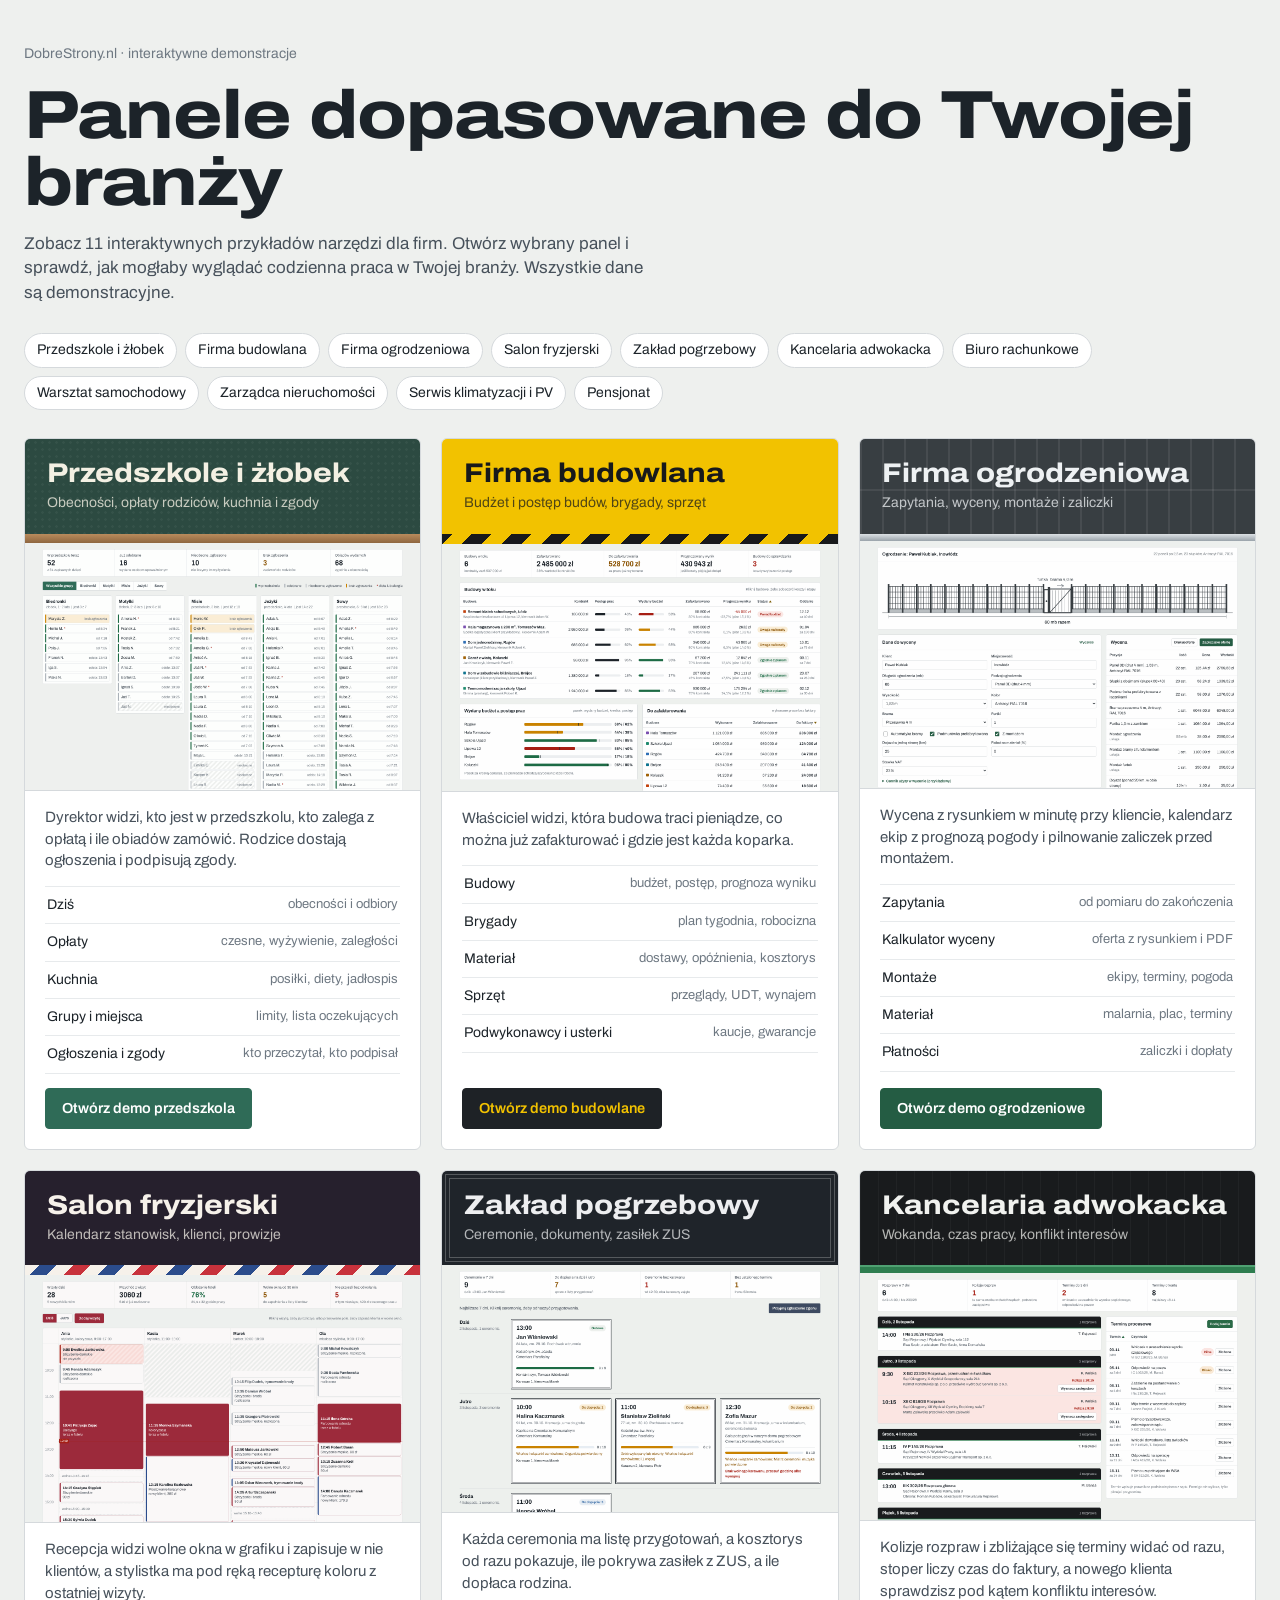
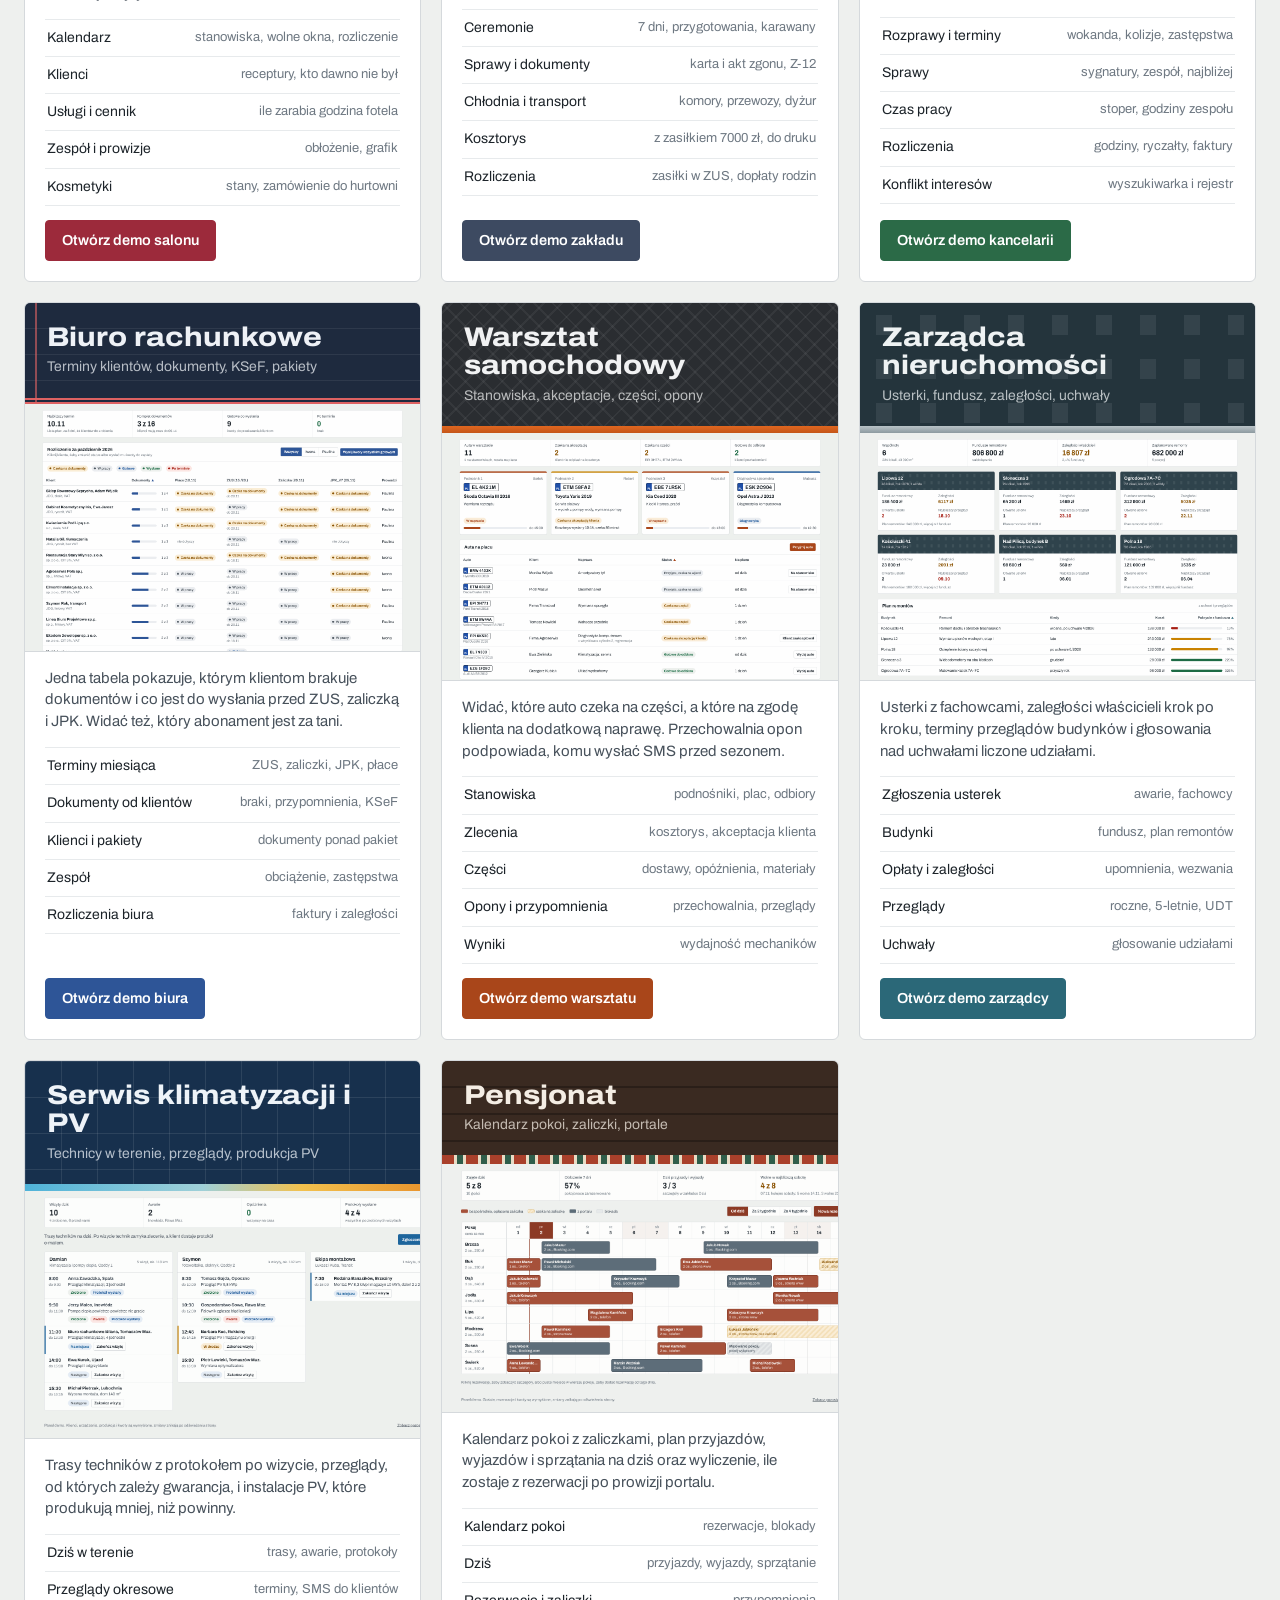
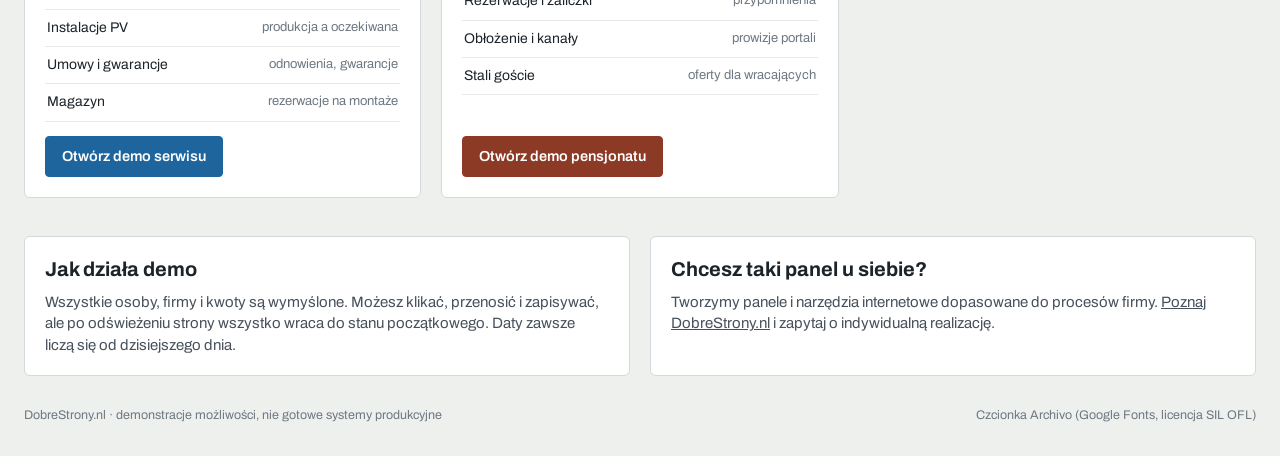
<file: index.html>
<!doctype html>
<html lang="pl">
<head>
<meta charset="utf-8">
<meta name="viewport" content="width=device-width, initial-scale=1">
<title>Przykładowe panele dla firm | DobreStrony.nl</title>
<meta name="description" content="Panele demo dla 11 branż: przedszkola, budowy, ogrodzenia, salony fryzjerskie, zakłady pogrzebowe, kancelarie, biura rachunkowe, warsztaty, zarządcy nieruchomości, serwisy klimatyzacji i PV, pensjonaty. Działają w przeglądarce na danych przykładowych.">
<link rel="preconnect" href="https://fonts.googleapis.com">
<link rel="preconnect" href="https://fonts.gstatic.com" crossorigin>
<link rel="stylesheet" href="https://fonts.googleapis.com/css2?family=Archivo:wdth,wght@62..125,100..900&display=swap">
<link rel="stylesheet" href="assets/panel.css">
<style>
  /* Galeria: tablice branżowe są głównym elementem strony */
  .top { max-width: 1360px; margin: 0 auto; padding: 44px 24px 10px; }
  .brand { font-size: 14px; color: var(--ink-3); margin-bottom: 18px; }
  .top h1 { font-size: clamp(36px, 6vw, 68px); font-weight: 780; font-stretch: 118%; letter-spacing: -0.015em; line-height: .98; }
  .top p { font-size: 17px; color: var(--ink-2); max-width: 62ch; margin-top: 16px; }

  .demos { max-width: 1360px; margin: 0 auto; padding: 28px 24px 12px; display: grid; grid-template-columns: repeat(3, minmax(0, 1fr)); gap: 20px; }
  .demo { background: var(--surface); border: 1px solid var(--line); border-radius: var(--r-box); overflow: hidden; display: flex; flex-direction: column; }
  .demo .sign { padding: 20px 22px calc(20px + var(--sign-band-h)); }
  .demo .sign h2 { font-size: 27px; font-weight: 760; font-stretch: 114%; line-height: 1.05; }
  .demo .sign p { margin-top: 6px; font-size: 14px; color: var(--sign-sub); }
  .shot { display: block; border-bottom: 1px solid var(--line); background: var(--surface-2); }
  .shot img { display: block; width: 100%; height: auto; aspect-ratio: 16 / 10; object-fit: cover; object-position: top left; }
  .demo-b { padding: 16px 20px 20px; display: flex; flex-direction: column; gap: 14px; flex: 1; }
  .demo-b > p { font-size: 15px; color: var(--ink-2); }
  .mods { list-style: none; margin: 0; padding: 0; border-top: 1px solid var(--line-soft); }
  .mods li { border-bottom: 1px solid var(--line-soft); }
  .mods a { display: flex; justify-content: space-between; gap: 12px; padding: 8px 2px; text-decoration: none; font-size: 14px; }
  .mods a span { color: var(--ink-3); font-size: 13px; text-align: right; }
  .mods a:hover { color: var(--accent-line); }
  .demo-b .btn { align-self: flex-start; margin-top: auto; padding: 9px 16px; font-size: 14.5px; }

  .kid { --sign-bg: #2C4A41; --sign-fg: #F3F0E3; --sign-sub: rgba(243, 240, 227, .78); --sign-pattern: radial-gradient(rgba(255, 255, 255, .045) 1px, transparent 1.6px); --sign-band: linear-gradient(#B98B5C, #8E663F); --sign-band-h: 9px; --accent: #2F6B57; --accent-line: #2F6B57; }
  .kid .sign { background-size: 7px 7px; }
  .bud { --sign-bg: #F2C200; --sign-fg: #17191B; --sign-sub: rgba(23, 25, 27, .74); --sign-band: repeating-linear-gradient(-45deg, #17191B 0 14px, #F2C200 14px 28px); --sign-band-h: 10px; --accent: #1E2226; --accent-ink: #F2C200; --accent-line: #7A5A00; }
  .ogr { --sign-bg: #383E42; --sign-fg: #EEF1F3; --sign-sub: rgba(238, 241, 243, .76); --sign-pattern: linear-gradient(90deg, rgba(255, 255, 255, .075) 2px, transparent 2px), linear-gradient(0deg, rgba(255, 255, 255, .075) 2px, transparent 2px); --sign-band: linear-gradient(#DCE1E5, #9AA3AA); --sign-band-h: 7px; --accent: #245C43; --accent-line: #245C43; }
  .ogr .sign { background-size: 22px 100%, 100% 52px; }
  .fry { --sign-bg: #26202D; --sign-fg: #F6F1EA; --sign-sub: rgba(246, 241, 234, .74); --sign-band: repeating-linear-gradient(-45deg, #C8323C 0 12px, #F6F1EA 12px 24px, #2B4C8C 24px 36px, #F6F1EA 36px 48px); --sign-band-h: 10px; --accent: #9C2A3B; --accent-line: #9C2A3B; }
  .pog { --sign-bg: #1F242A; --sign-fg: #EDEEF0; --sign-sub: rgba(237, 238, 240, .72); --accent: #3D4A61; --accent-line: #3D4A61; }
  .pog .sign::before { content: ""; position: absolute; inset: 7px; pointer-events: none; border: 1px solid rgba(237, 238, 240, .26); box-shadow: 0 0 0 3px #1F242A, 0 0 0 4px rgba(237, 238, 240, .26); }
  .rach { --sign-bg: #1E2A3E; --sign-fg: #EEF1F6; --sign-sub: rgba(238, 241, 246, .74); --sign-pattern: linear-gradient(90deg, transparent 10px, rgba(222, 98, 98, .6) 10px 12px, transparent 12px), repeating-linear-gradient(to bottom, transparent 0 25px, rgba(255, 255, 255, .07) 25px 26px); --sign-band: linear-gradient(to bottom, #DE6262 0 2px, transparent 2px 4px, #DE6262 4px 6px); --sign-band-h: 6px; --accent: #2E5597; --accent-line: #2E5597; }
  .war { --sign-bg: #2A2D31; --sign-fg: #F1F2F3; --sign-sub: rgba(241, 242, 243, .72); --sign-pattern: repeating-linear-gradient(45deg, rgba(255, 255, 255, .05) 0 2px, transparent 2px 13px), repeating-linear-gradient(-45deg, rgba(255, 255, 255, .05) 0 2px, transparent 2px 13px); --sign-band: linear-gradient(#E0661F, #C4561A); --sign-band-h: 7px; --accent: #A9461A; --accent-line: #A9461A; }
  .zar { --sign-bg: #24343C; --sign-fg: #EEF2F3; --sign-sub: rgba(238, 242, 243, .74); --sign-pattern: linear-gradient(to bottom, #24343C 0 12px, transparent 12px 32px, #24343C 32px), linear-gradient(90deg, transparent 0 16px, rgba(255, 255, 255, .075) 16px 32px, transparent 32px); --sign-band: linear-gradient(#B9C3C7, #8D9AA0); --sign-band-h: 7px; --accent: #2B6878; --accent-line: #2B6878; }
  .zar .sign { background-size: 100% 44px, 44px 100%; }
  .ser { --sign-bg: #17304D; --sign-fg: #EEF3F8; --sign-sub: rgba(238, 243, 248, .74); --sign-pattern: linear-gradient(90deg, rgba(255, 255, 255, .09) 1px, transparent 1px), linear-gradient(rgba(255, 255, 255, .09) 1px, transparent 1px); --sign-band: linear-gradient(90deg, #4FB3D9, #9FD0D8 45%, #F2C14E 70%, #E9962F); --sign-band-h: 7px; --accent: #1D659C; --accent-line: #1D659C; }
  .ser .sign { background-size: 36px 36px, 36px 36px; }
  .pen { --sign-bg: #3A2A21; --sign-fg: #F4EDE4; --sign-sub: rgba(244, 237, 228, .74); --sign-pattern: repeating-linear-gradient(to bottom, transparent 0 25px, rgba(0, 0, 0, .28) 25px 27px); --sign-band: repeating-linear-gradient(90deg, #A9402B 0 12px, #E9DCC6 12px 15px, #2F5D4A 15px 21px, #E9DCC6 21px 24px); --sign-band-h: 9px; --accent: #8C3A25; --accent-line: #8C3A25; }
  .jump { max-width: 1360px; margin: 0 auto; padding: 18px 24px 0; display: flex; flex-wrap: wrap; gap: 8px; }
  .jump a { text-decoration: none; font-size: 14px; padding: 6px 12px; border: 1px solid var(--line); border-radius: 999px; background: var(--surface); color: var(--ink); }
  .jump a:hover { border-color: var(--ink-2); }
  .demo { scroll-margin-top: 16px; }
  .kan { --sign-bg: #191B1D; --sign-fg: #F1F2EF; --sign-sub: rgba(241, 242, 239, .72); --sign-pattern: repeating-linear-gradient(90deg, rgba(255, 255, 255, .035) 0 1px, transparent 1px 18px); --sign-band: linear-gradient(to bottom, #4FA172 0 2px, #2E7D4F 2px); --sign-band-h: 8px; --accent: #2B6A47; --accent-line: #2B6A47; }

  .about { max-width: 1360px; margin: 0 auto; padding: 26px 24px 8px; display: grid; grid-template-columns: minmax(0, 1fr) minmax(0, 1fr); gap: 20px; }
  .about h2 { font-size: 20px; font-weight: 700; margin-bottom: 8px; }
  .about p { font-size: 15px; color: var(--ink-2); max-width: 62ch; }
  .about .box { padding: 18px 20px; }

  @media (max-width: 1080px) { .demos { grid-template-columns: repeat(2, minmax(0, 1fr)); } }
  @media (max-width: 760px) { .demos { grid-template-columns: minmax(0, 1fr); max-width: 680px; } .about { grid-template-columns: minmax(0, 1fr); } .top { padding-top: 28px; } }
  @media (max-width: 640px) { .top, .demos, .about, .jump { padding-left: 14px; padding-right: 14px; } }
</style>
</head>
<body>

<header class="top">
  <div class="brand"><a href="https://dobrestrony.nl/" style="text-decoration:none;color:inherit">DobreStrony.nl</a> · interaktywne demonstracje</div>
  <h1>Panele dopasowane do Twojej branży</h1>
  <p>Zobacz 11 interaktywnych przykładów narzędzi dla firm. Otwórz wybrany panel i sprawdź, jak mogłaby wyglądać codzienna praca w Twojej branży. Wszystkie dane są demonstracyjne.</p>
</header>

<nav class="jump" aria-label="Branże">
  <a href="#przedszkole">Przedszkole i żłobek</a>
  <a href="#budowa">Firma budowlana</a>
  <a href="#ogrodzenia">Firma ogrodzeniowa</a>
  <a href="#fryzjer">Salon fryzjerski</a>
  <a href="#pogrzeb">Zakład pogrzebowy</a>
  <a href="#kancelaria">Kancelaria adwokacka</a>
  <a href="#rachunkowe">Biuro rachunkowe</a>
  <a href="#warsztat">Warsztat samochodowy</a>
  <a href="#zarzadca">Zarządca nieruchomości</a>
  <a href="#serwis">Serwis klimatyzacji i PV</a>
  <a href="#pensjonat">Pensjonat</a>
</nav>

<main class="demos">
  <article class="demo kid" id="przedszkole">
    <div class="sign"><h2>Przedszkole i żłobek</h2><p>Obecności, opłaty rodziców, kuchnia i zgody</p></div>
    <a class="shot" href="przedszkole/index.html"><img src="assets/screens/przedszkole.png" alt="Panel przedszkola: tablica obecności dzieci w pięciu grupach" loading="lazy" width="1440" height="900"></a>
    <div class="demo-b">
      <p>Dyrektor widzi, kto jest w przedszkolu, kto zalega z opłatą i ile obiadów zamówić. Rodzice dostają ogłoszenia i podpisują zgody.</p>
      <ul class="mods">
        <li><a href="przedszkole/index.html#dzis">Dziś <span>obecności i odbiory</span></a></li>
        <li><a href="przedszkole/index.html#oplaty">Opłaty <span>czesne, wyżywienie, zaległości</span></a></li>
        <li><a href="przedszkole/index.html#kuchnia">Kuchnia <span>posiłki, diety, jadłospis</span></a></li>
        <li><a href="przedszkole/index.html#grupy">Grupy i miejsca <span>limity, lista oczekujących</span></a></li>
        <li><a href="przedszkole/index.html#ogloszenia">Ogłoszenia i zgody <span>kto przeczytał, kto podpisał</span></a></li>
      </ul>
      <a class="btn primary" href="przedszkole/index.html">Otwórz demo przedszkola</a>
    </div>
  </article>

  <article class="demo bud" id="budowa">
    <div class="sign"><h2>Firma budowlana</h2><p>Budżet i postęp budów, brygady, sprzęt</p></div>
    <a class="shot" href="budowa/index.html"><img src="assets/screens/budowa.png" alt="Panel firmy budowlanej: budowy z postępem prac i wydanym budżetem" loading="lazy" width="1440" height="900"></a>
    <div class="demo-b">
      <p>Właściciel widzi, która budowa traci pieniądze, co można już zafakturować i gdzie jest każda koparka.</p>
      <ul class="mods">
        <li><a href="budowa/index.html#budowy">Budowy <span>budżet, postęp, prognoza wyniku</span></a></li>
        <li><a href="budowa/index.html#brygady">Brygady <span>plan tygodnia, robocizna</span></a></li>
        <li><a href="budowa/index.html#material">Materiał <span>dostawy, opóźnienia, kosztorys</span></a></li>
        <li><a href="budowa/index.html#sprzet">Sprzęt <span>przeglądy, UDT, wynajem</span></a></li>
        <li><a href="budowa/index.html#podwykonawcy">Podwykonawcy i usterki <span>kaucje, gwarancje</span></a></li>
      </ul>
      <a class="btn primary" href="budowa/index.html">Otwórz demo budowlane</a>
    </div>
  </article>

  <article class="demo ogr" id="ogrodzenia">
    <div class="sign"><h2>Firma ogrodzeniowa</h2><p>Zapytania, wyceny, montaże i zaliczki</p></div>
    <a class="shot" href="ogrodzenia/index.html#kalkulator"><img src="assets/screens/ogrodzenia.png" alt="Panel firmy ogrodzeniowej: kalkulator wyceny z rysunkiem ogrodzenia" loading="lazy" width="1440" height="900"></a>
    <div class="demo-b">
      <p>Wycena z rysunkiem w minutę przy kliencie, kalendarz ekip z prognozą pogody i pilnowanie zaliczek przed montażem.</p>
      <ul class="mods">
        <li><a href="ogrodzenia/index.html#zapytania">Zapytania <span>od pomiaru do zakończenia</span></a></li>
        <li><a href="ogrodzenia/index.html#kalkulator">Kalkulator wyceny <span>oferta z rysunkiem i PDF</span></a></li>
        <li><a href="ogrodzenia/index.html#montaze">Montaże <span>ekipy, terminy, pogoda</span></a></li>
        <li><a href="ogrodzenia/index.html#material">Materiał <span>malarnia, plac, terminy</span></a></li>
        <li><a href="ogrodzenia/index.html#platnosci">Płatności <span>zaliczki i dopłaty</span></a></li>
      </ul>
      <a class="btn primary" href="ogrodzenia/index.html">Otwórz demo ogrodzeniowe</a>
    </div>
  </article>

  <article class="demo fry" id="fryzjer">
    <div class="sign"><h2>Salon fryzjerski</h2><p>Kalendarz stanowisk, klienci, prowizje</p></div>
    <a class="shot" href="fryzjer/index.html"><img src="assets/screens/fryzjer.png" alt="Panel salonu fryzjerskiego: kalendarz wizyt czterech osób z wolnymi oknami" loading="lazy" width="1440" height="900"></a>
    <div class="demo-b">
      <p>Recepcja widzi wolne okna w grafiku i zapisuje w nie klientów, a stylistka ma pod ręką recepturę koloru z ostatniej wizyty.</p>
      <ul class="mods">
        <li><a href="fryzjer/index.html#kalendarz">Kalendarz <span>stanowiska, wolne okna, rozliczenie</span></a></li>
        <li><a href="fryzjer/index.html#klienci">Klienci <span>receptury, kto dawno nie był</span></a></li>
        <li><a href="fryzjer/index.html#uslugi">Usługi i cennik <span>ile zarabia godzina fotela</span></a></li>
        <li><a href="fryzjer/index.html#zespol">Zespół i prowizje <span>obłożenie, grafik</span></a></li>
        <li><a href="fryzjer/index.html#kosmetyki">Kosmetyki <span>stany, zamówienie do hurtowni</span></a></li>
      </ul>
      <a class="btn primary" href="fryzjer/index.html">Otwórz demo salonu</a>
    </div>
  </article>

  <article class="demo pog" id="pogrzeb">
    <div class="sign"><h2>Zakład pogrzebowy</h2><p>Ceremonie, dokumenty, zasiłek ZUS</p></div>
    <a class="shot" href="pogrzeb/index.html"><img src="assets/screens/pogrzeb.png" alt="Panel zakładu pogrzebowego: ceremonie na najbliższe dni z listą przygotowań" loading="lazy" width="1440" height="900"></a>
    <div class="demo-b">
      <p>Każda ceremonia ma listę przygotowań, a kosztorys od razu pokazuje, ile pokrywa zasiłek z ZUS, a ile dopłaca rodzina.</p>
      <ul class="mods">
        <li><a href="pogrzeb/index.html#ceremonie">Ceremonie <span>7 dni, przygotowania, karawany</span></a></li>
        <li><a href="pogrzeb/index.html#sprawy">Sprawy i dokumenty <span>karta i akt zgonu, Z-12</span></a></li>
        <li><a href="pogrzeb/index.html#chlodnia">Chłodnia i transport <span>komory, przewozy, dyżur</span></a></li>
        <li><a href="pogrzeb/index.html#kosztorys">Kosztorys <span>z zasiłkiem 7000 zł, do druku</span></a></li>
        <li><a href="pogrzeb/index.html#rozliczenia">Rozliczenia <span>zasiłki w ZUS, dopłaty rodzin</span></a></li>
      </ul>
      <a class="btn primary" href="pogrzeb/index.html">Otwórz demo zakładu</a>
    </div>
  </article>

  <article class="demo kan" id="kancelaria">
    <div class="sign"><h2>Kancelaria adwokacka</h2><p>Wokanda, czas pracy, konflikt interesów</p></div>
    <a class="shot" href="kancelaria/index.html"><img src="assets/screens/kancelaria.png" alt="Panel kancelarii adwokackiej: wokanda na najbliższe dni i terminy procesowe" loading="lazy" width="1440" height="900"></a>
    <div class="demo-b">
      <p>Kolizje rozpraw i zbliżające się terminy widać od razu, stoper liczy czas do faktury, a nowego klienta sprawdzisz pod kątem konfliktu interesów.</p>
      <ul class="mods">
        <li><a href="kancelaria/index.html#terminy">Rozprawy i terminy <span>wokanda, kolizje, zastępstwa</span></a></li>
        <li><a href="kancelaria/index.html#sprawy">Sprawy <span>sygnatury, zespół, najbliżej</span></a></li>
        <li><a href="kancelaria/index.html#czas">Czas pracy <span>stoper, godziny zespołu</span></a></li>
        <li><a href="kancelaria/index.html#rozliczenia">Rozliczenia <span>godziny, ryczałty, faktury</span></a></li>
        <li><a href="kancelaria/index.html#konflikt">Konflikt interesów <span>wyszukiwarka i rejestr</span></a></li>
      </ul>
      <a class="btn primary" href="kancelaria/index.html">Otwórz demo kancelarii</a>
    </div>
  </article>

  <article class="demo rach" id="rachunkowe">
    <div class="sign"><h2>Biuro rachunkowe</h2><p>Terminy klientów, dokumenty, KSeF, pakiety</p></div>
    <a class="shot" href="rachunkowe/index.html"><img src="assets/screens/rachunkowe.png" alt="Panel biura rachunkowego: terminy ZUS, zaliczek i JPK dla każdego klienta" loading="lazy" width="1440" height="900"></a>
    <div class="demo-b">
      <p>Jedna tabela pokazuje, którym klientom brakuje dokumentów i co jest do wysłania przed ZUS, zaliczką i JPK. Widać też, który abonament jest za tani.</p>
      <ul class="mods">
        <li><a href="rachunkowe/index.html#terminy">Terminy miesiąca <span>ZUS, zaliczki, JPK, płace</span></a></li>
        <li><a href="rachunkowe/index.html#dokumenty">Dokumenty od klientów <span>braki, przypomnienia, KSeF</span></a></li>
        <li><a href="rachunkowe/index.html#klienci">Klienci i pakiety <span>dokumenty ponad pakiet</span></a></li>
        <li><a href="rachunkowe/index.html#zespol">Zespół <span>obciążenie, zastępstwa</span></a></li>
        <li><a href="rachunkowe/index.html#rozliczenia">Rozliczenia biura <span>faktury i zaległości</span></a></li>
      </ul>
      <a class="btn primary" href="rachunkowe/index.html">Otwórz demo biura</a>
    </div>
  </article>

  <article class="demo war" id="warsztat">
    <div class="sign"><h2>Warsztat samochodowy</h2><p>Stanowiska, akceptacje, części, opony</p></div>
    <a class="shot" href="warsztat/index.html"><img src="assets/screens/warsztat.png" alt="Panel warsztatu samochodowego: cztery stanowiska z autami i auta na placu" loading="lazy" width="1440" height="900"></a>
    <div class="demo-b">
      <p>Widać, które auto czeka na części, a które na zgodę klienta na dodatkową naprawę. Przechowalnia opon podpowiada, komu wysłać SMS przed sezonem.</p>
      <ul class="mods">
        <li><a href="warsztat/index.html#stanowiska">Stanowiska <span>podnośniki, plac, odbiory</span></a></li>
        <li><a href="warsztat/index.html#zlecenia">Zlecenia <span>kosztorys, akceptacja klienta</span></a></li>
        <li><a href="warsztat/index.html#czesci">Części <span>dostawy, opóźnienia, materiały</span></a></li>
        <li><a href="warsztat/index.html#opony">Opony i przypomnienia <span>przechowalnia, przeglądy</span></a></li>
        <li><a href="warsztat/index.html#wyniki">Wyniki <span>wydajność mechaników</span></a></li>
      </ul>
      <a class="btn primary" href="warsztat/index.html">Otwórz demo warsztatu</a>
    </div>
  </article>

  <article class="demo zar" id="zarzadca">
    <div class="sign"><h2>Zarządca nieruchomości</h2><p>Usterki, fundusz, zaległości, uchwały</p></div>
    <a class="shot" href="zarzadca/index.html#budynki"><img src="assets/screens/zarzadca.png" alt="Panel zarządcy nieruchomości: karty budynków z funduszem remontowym i zaległościami" loading="lazy" width="1440" height="900"></a>
    <div class="demo-b">
      <p>Usterki z fachowcami, zaległości właścicieli krok po kroku, terminy przeglądów budynków i głosowania nad uchwałami liczone udziałami.</p>
      <ul class="mods">
        <li><a href="zarzadca/index.html#zgloszenia">Zgłoszenia usterek <span>awarie, fachowcy</span></a></li>
        <li><a href="zarzadca/index.html#budynki">Budynki <span>fundusz, plan remontów</span></a></li>
        <li><a href="zarzadca/index.html#oplaty">Opłaty i zaległości <span>upomnienia, wezwania</span></a></li>
        <li><a href="zarzadca/index.html#przeglady">Przeglądy <span>roczne, 5-letnie, UDT</span></a></li>
        <li><a href="zarzadca/index.html#uchwaly">Uchwały <span>głosowanie udziałami</span></a></li>
      </ul>
      <a class="btn primary" href="zarzadca/index.html">Otwórz demo zarządcy</a>
    </div>
  </article>

  <article class="demo ser" id="serwis">
    <div class="sign"><h2>Serwis klimatyzacji i PV</h2><p>Technicy w terenie, przeglądy, produkcja PV</p></div>
    <a class="shot" href="serwis/index.html"><img src="assets/screens/serwis.png" alt="Panel serwisu klimatyzacji i fotowoltaiki: trasy trzech techników na dziś" loading="lazy" width="1440" height="900"></a>
    <div class="demo-b">
      <p>Trasy techników z protokołem po wizycie, przeglądy, od których zależy gwarancja, i instalacje PV, które produkują mniej, niż powinny.</p>
      <ul class="mods">
        <li><a href="serwis/index.html#teren">Dziś w terenie <span>trasy, awarie, protokoły</span></a></li>
        <li><a href="serwis/index.html#przeglady">Przeglądy okresowe <span>terminy, SMS do klientów</span></a></li>
        <li><a href="serwis/index.html#pv">Instalacje PV <span>produkcja a oczekiwana</span></a></li>
        <li><a href="serwis/index.html#umowy">Umowy i gwarancje <span>odnowienia, gwarancje</span></a></li>
        <li><a href="serwis/index.html#magazyn">Magazyn <span>rezerwacje na montaże</span></a></li>
      </ul>
      <a class="btn primary" href="serwis/index.html">Otwórz demo serwisu</a>
    </div>
  </article>

  <article class="demo pen" id="pensjonat">
    <div class="sign"><h2>Pensjonat</h2><p>Kalendarz pokoi, zaliczki, portale</p></div>
    <a class="shot" href="pensjonat/index.html"><img src="assets/screens/pensjonat.png" alt="Panel pensjonatu: kalendarz ośmiu pokoi na dwa tygodnie z rezerwacjami" loading="lazy" width="1440" height="900"></a>
    <div class="demo-b">
      <p>Kalendarz pokoi z zaliczkami, plan przyjazdów, wyjazdów i sprzątania na dziś oraz wyliczenie, ile zostaje z rezerwacji po prowizji portalu.</p>
      <ul class="mods">
        <li><a href="pensjonat/index.html#kalendarz">Kalendarz pokoi <span>rezerwacje, blokady</span></a></li>
        <li><a href="pensjonat/index.html#dzis">Dziś <span>przyjazdy, wyjazdy, sprzątanie</span></a></li>
        <li><a href="pensjonat/index.html#rezerwacje">Rezerwacje i zaliczki <span>przypomnienia</span></a></li>
        <li><a href="pensjonat/index.html#oblozenie">Obłożenie i kanały <span>prowizje portali</span></a></li>
        <li><a href="pensjonat/index.html#goscie">Stali goście <span>oferty dla wracających</span></a></li>
      </ul>
      <a class="btn primary" href="pensjonat/index.html">Otwórz demo pensjonatu</a>
    </div>
  </article>
</main>

<section class="about">
  <div class="box">
    <h2>Jak działa demo</h2>
    <p>Wszystkie osoby, firmy i kwoty są wymyślone. Możesz klikać, przenosić i zapisywać, ale po odświeżeniu strony wszystko wraca do stanu początkowego. Daty zawsze liczą się od dzisiejszego dnia.</p>
  </div>
  <div class="box">
    <h2>Chcesz taki panel u siebie?</h2>
    <p>Tworzymy panele i narzędzia internetowe dopasowane do procesów firmy. <a href="https://dobrestrony.nl/">Poznaj DobreStrony.nl</a> i zapytaj o indywidualną realizację.</p>
  </div>
</section>

<footer class="foot" style="padding-top:22px">
  <span>DobreStrony.nl · demonstracje możliwości, nie gotowe systemy produkcyjne</span>
  <span>Czcionka Archivo (Google Fonts, licencja SIL OFL)</span>
</footer>

</body>
</html>
</file>
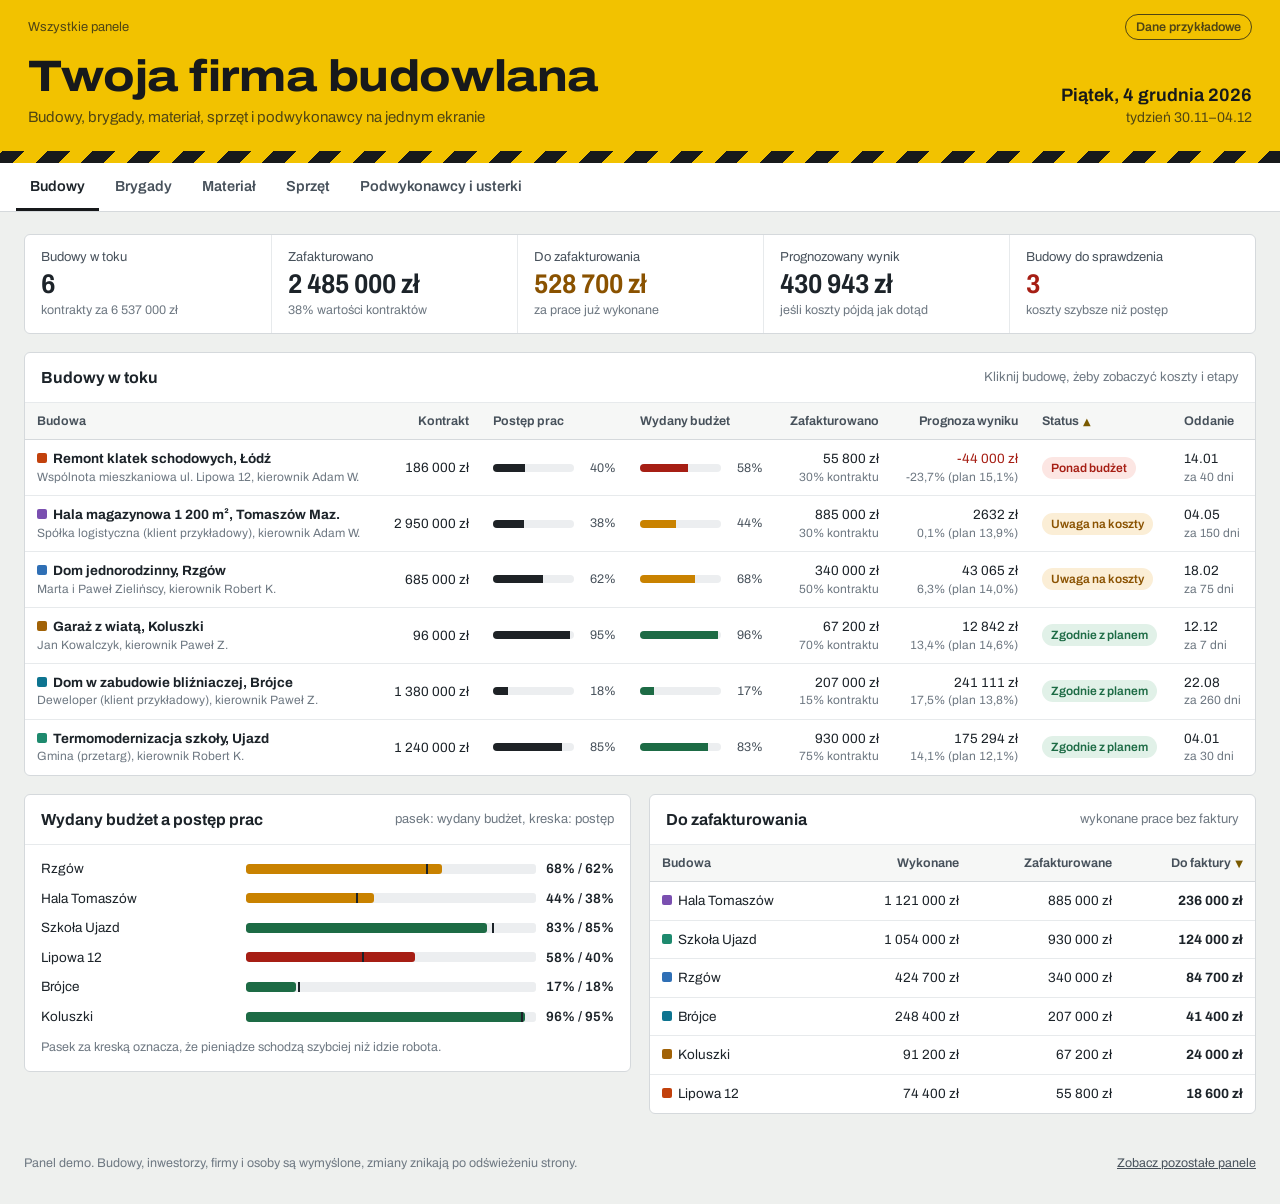
<file: budowa/index.html>
<!doctype html>
<html lang="pl">
<head>
<meta charset="utf-8">
<meta name="viewport" content="width=device-width, initial-scale=1">
<title>Firma budowlana – panel demo</title>
<meta name="description" content="Panel demo dla firmy budowlanej: budżet i postęp budów, brygady, materiał, sprzęt, podwykonawcy i usterki. Dane przykładowe.">
<link rel="preconnect" href="https://fonts.googleapis.com">
<link rel="preconnect" href="https://fonts.gstatic.com" crossorigin>
<link rel="stylesheet" href="https://fonts.googleapis.com/css2?family=Archivo:wdth,wght@62..125,100..900&display=swap">
<link rel="stylesheet" href="../assets/panel.css">
<style>
  /* Tablica budowy: żółta, z pasem ostrzegawczym */
  body {
    --sign-bg: #F2C200; --sign-fg: #17191B; --sign-sub: rgba(23, 25, 27, .74);
    --sign-band: repeating-linear-gradient(-45deg, #17191B 0 16px, #F2C200 16px 32px); --sign-band-h: 12px;
    --accent: #1E2226; --accent-ink: #F2C200; --accent-soft: #FFF4C4; --accent-line: #7A5A00;
  }
  .tab[aria-selected="true"] { border-bottom-color: #17191B; }
  .demo-flag { border-width: 1.5px; }

  .week td.day, .week th.day { text-align: left; min-width: 150px; }
  .week td.today, .week th.today { background: var(--accent-soft); }
  .cell {
    appearance: none; width: 100%; text-align: left; cursor: pointer; display: block;
    padding: 6px 8px; border: 1px solid var(--line-soft); border-left: 5px solid var(--c, #9AA3AC); border-radius: 4px; background: var(--surface);
    font-size: 13px; line-height: 1.3;
  }
  .cell b { font-weight: 650; display: block; }
  .cell span { color: var(--ink-3); font-size: 12px; }
  .cell.free { border-left-color: #D5D9DC; background: repeating-linear-gradient(-45deg, #F7F8F7 0 6px, #EFF1EF 6px 12px); color: var(--ink-3); }
  .cell.over span { color: var(--warn); font-weight: 600; }
  .cell:hover { border-color: #17191B; }
  .sw { display: inline-block; width: 10px; height: 10px; border-radius: 2px; margin-right: 6px; vertical-align: 0; }
  .stages { display: flex; flex-direction: column; gap: 8px; }
  .stages .st { display: grid; grid-template-columns: 1fr 190px; gap: 12px; align-items: center; font-size: 14px; }
  .site-list { display: flex; flex-direction: column; }
  .site-list > div { padding: 10px 16px; border-bottom: 1px solid var(--line-soft); font-size: 13.5px; }
  .site-list > div:last-child { border-bottom: 0; }
  .site-list b { display: block; font-size: 14px; }
</style>
</head>
<body>

<header class="sign">
  <div class="sign-top">
    <a href="../index.html">Wszystkie panele</a>
    <span class="demo-flag">Dane przykładowe</span>
  </div>
  <div class="sign-inner">
    <div>
      <h1>Twoja firma budowlana</h1>
      <p class="sign-sub">Budowy, brygady, materiał, sprzęt i podwykonawcy na jednym ekranie</p>
    </div>
    <div class="sign-meta"><strong id="sign-day"></strong><span id="sign-week"></span></div>
  </div>
</header>

<nav class="tabs" aria-label="Moduły panelu">
  <div class="tabs-inner" role="tablist">
    <button class="tab" data-tab="budowy">Budowy</button>
    <button class="tab" data-tab="brygady">Brygady</button>
    <button class="tab" data-tab="material">Materiał</button>
    <button class="tab" data-tab="sprzet">Sprzęt</button>
    <button class="tab" data-tab="podwykonawcy">Podwykonawcy i usterki</button>
  </div>
</nav>

<main>
  <!-- BUDOWY -->
  <section data-panel="budowy" class="stack">
    <div id="bud-strip"></div>
    <div class="box">
      <div class="box-h"><h2>Budowy w toku</h2><p>Kliknij budowę, żeby zobaczyć koszty i etapy</p></div>
      <div class="box-b flush" id="bud-table"></div>
    </div>
    <div class="cols-even">
      <div class="box">
        <div class="box-h"><h2>Wydany budżet a postęp prac</h2><p>pasek: wydany budżet, kreska: postęp</p></div>
        <div class="box-b"><div id="bud-bars"></div><p class="muted small" style="margin-top:12px">Pasek za kreską oznacza, że pieniądze schodzą szybciej niż idzie robota.</p></div>
      </div>
      <div class="box">
        <div class="box-h"><h2>Do zafakturowania</h2><p>wykonane prace bez faktury</p></div>
        <div class="box-b flush" id="bud-fv"></div>
      </div>
    </div>
  </section>

  <!-- BRYGADY -->
  <section data-panel="brygady" class="stack">
    <div id="bry-strip"></div>
    <div class="box">
      <div class="box-h"><h2 id="bry-title">Plan brygad na ten tydzień</h2><p>Kliknij pole, żeby przenieść brygadę albo zmienić godziny</p></div>
      <div class="box-b flush" id="bry-grid"></div>
    </div>
    <div class="cols-even">
      <div class="box">
        <div class="box-h"><h2>Robocizna w tym tygodniu według budów</h2></div>
        <div class="box-b"><div id="bry-bars"></div></div>
      </div>
      <div class="box">
        <div class="box-h"><h2>Brygady</h2></div>
        <div class="box-b flush" id="bry-list"></div>
      </div>
    </div>
  </section>

  <!-- MATERIAŁ -->
  <section data-panel="material" class="stack">
    <div id="mat-strip"></div>
    <div class="cols">
      <div class="box">
        <div class="box-h"><div id="mat-filter"></div><select id="mat-site" class="inp" aria-label="Budowa"></select></div>
        <div class="box-b flush scroll-lg" id="mat-table"></div>
      </div>
      <div class="box">
        <div class="box-h"><h2>Materiał a kosztorys</h2><p>kreska: postęp prac</p></div>
        <div class="box-b"><div id="mat-bars"></div><p class="muted small" style="margin-top:12px">Pierwsza liczba: ile kosztorysu materiału już wydano. Druga: postęp prac.</p></div>
      </div>
    </div>
  </section>

  <!-- SPRZĘT -->
  <section data-panel="sprzet" class="stack">
    <div id="sp-strip"></div>
    <div class="cols">
      <div class="box">
        <div class="box-h"><h2>Sprzęt i maszyny</h2><p>Przeglądy, UDT i wynajem w jednym miejscu</p></div>
        <div class="box-b flush" id="sp-table"></div>
      </div>
      <div class="box">
        <div class="box-h"><h2>Co jest na której budowie</h2></div>
        <div class="box-b flush"><div id="sp-sites" class="site-list"></div></div>
      </div>
    </div>
  </section>

  <!-- PODWYKONAWCY -->
  <section data-panel="podwykonawcy" class="stack">
    <div id="pw-strip"></div>
    <div class="box">
      <div class="box-h"><h2>Podwykonawcy</h2><p>Umowy, faktury, zapłaty i kaucje gwarancyjne</p></div>
      <div class="box-b flush" id="pw-table"></div>
    </div>
    <div class="box">
      <div class="box-h"><h2>Usterki w gwarancji</h2><button class="btn sm primary" id="us-new">Zgłoś usterkę</button></div>
      <div class="box-b flush" id="us-table"></div>
    </div>
  </section>
</main>

<footer class="foot">
  <span>Panel demo. Budowy, inwestorzy, firmy i osoby są wymyślone, zmiany znikają po odświeżeniu strony.</span>
  <a href="../index.html">Zobacz pozostałe panele</a>
</footer>

<script src="../assets/panel.js"></script>
<script>
(function () {
  'use strict';
  var r = P.rng(4401);
  var TODAY = P.today();
  var DAY = P.workday(TODAY);
  var MON = P.monday(DAY);

  /* ---------- Dane przykładowe ---------- */
  var STAGES = {
    dom: ['Stan zerowy', 'Stan surowy otwarty', 'Dach i okna (stan surowy zamknięty)', 'Instalacje', 'Tynki i wylewki'],
    hala: ['Fundamenty', 'Konstrukcja stalowa', 'Ściany i dach z płyt', 'Posadzka przemysłowa', 'Instalacje i odbiory'],
    termo: ['Rusztowania', 'Docieplenie ścian', 'Wymiana okien', 'Dach', 'Elewacja i odbiór'],
    remont: ['Zabezpieczenie klatek', 'Skucie tynków', 'Tynki i gładzie', 'Malowanie', 'Posadzki i balustrady'],
    garaz: ['Fundamenty', 'Ściany', 'Dach', 'Brama i wiata', 'Porządki i odbiór']
  };
  var BUD = [
    { id: 'rzg', code: 'Rzgów', name: 'Dom jednorodzinny, Rzgów', inv: 'Marta i Paweł Zielińscy', kontrakt: 685000, budzet: 589000, postep: 62, koszt: 398000, fakt: 340000, end: 75, kier: 'Robert K.', typ: 'dom', col: '#2F6FB5' },
    { id: 'hala', code: 'Hala Tomaszów', name: 'Hala magazynowa 1 200 m², Tomaszów Maz.', inv: 'Spółka logistyczna (klient przykładowy)', kontrakt: 2950000, budzet: 2540000, postep: 38, koszt: 1120000, fakt: 885000, end: 150, kier: 'Adam W.', typ: 'hala', col: '#7A4FB0' },
    { id: 'szk', code: 'Szkoła Ujazd', name: 'Termomodernizacja szkoły, Ujazd', inv: 'Gmina (przetarg)', kontrakt: 1240000, budzet: 1090000, postep: 85, koszt: 905000, fakt: 930000, end: 30, kier: 'Robert K.', typ: 'termo', col: '#1E8A6E' },
    { id: 'lip', code: 'Lipowa 12', name: 'Remont klatek schodowych, Łódź', inv: 'Wspólnota mieszkaniowa ul. Lipowa 12', kontrakt: 186000, budzet: 158000, postep: 40, koszt: 92000, fakt: 55800, end: 40, kier: 'Adam W.', typ: 'remont', col: '#C2410C' },
    { id: 'bro', code: 'Brójce', name: 'Dom w zabudowie bliźniaczej, Brójce', inv: 'Deweloper (klient przykładowy)', kontrakt: 1380000, budzet: 1190000, postep: 18, koszt: 205000, fakt: 207000, end: 260, kier: 'Paweł Z.', typ: 'dom', col: '#0E7490' },
    { id: 'kol', code: 'Koluszki', name: 'Garaż z wiatą, Koluszki', inv: 'Jan Kowalczyk', kontrakt: 96000, budzet: 82000, postep: 95, koszt: 79000, fakt: 67200, end: 7, kier: 'Paweł Z.', typ: 'garaz', col: '#A16207' }
  ];
  var B = {}; BUD.forEach(function (b) {
    B[b.id] = b;
    var m = 0.38 + r() * 0.12, l = 0.24 + r() * 0.1, s = 0.07 + r() * 0.06;
    b.cat = { 'Materiał': Math.round(b.koszt * m), 'Robocizna': Math.round(b.koszt * l), 'Sprzęt': Math.round(b.koszt * s) };
    b.cat['Podwykonawcy'] = b.koszt - b.cat['Materiał'] - b.cat['Robocizna'] - b.cat['Sprzęt'];
    b.matBudget = Math.round(b.budzet * 0.46);
    b.endDate = P.addDays(TODAY, b.end);
  });
  function calc(b) {
    var spent = b.koszt / b.budzet * 100, diff = spent - b.postep;
    var progCost = b.koszt / (b.postep / 100), wynik = b.kontrakt - progCost;
    var doFv = Math.max(0, Math.round(b.kontrakt * b.postep / 100 - b.fakt));
    var st = diff <= 3 ? ['Zgodnie z planem', 'ok'] : (diff <= 10 ? ['Uwaga na koszty', 'warn'] : ['Ponad budżet', 'bad']);
    return { spent: spent, diff: diff, progCost: progCost, wynik: wynik, marza: wynik / b.kontrakt * 100, plan: (b.kontrakt - b.budzet) / b.kontrakt * 100, doFv: doFv, st: st };
  }

  var BRYG = [
    { id: 'mur', name: 'Murarze', lider: 'Zbigniew M.', ludzie: 5, stawka: 58 },
    { id: 'zbr', name: 'Zbrojarze i betoniarze', lider: 'Waldemar K.', ludzie: 4, stawka: 60 },
    { id: 'ciesl', name: 'Cieśle i dekarze', lider: 'Henryk P.', ludzie: 4, stawka: 62 },
    { id: 'wyk', name: 'Wykończeniówka', lider: 'Sławomir T.', ludzie: 4, stawka: 55 },
    { id: 'ogol', name: 'Ogólnobudowlana', lider: 'Dariusz L.', ludzie: 3, stawka: 52 }
  ];
  var PLAN = {
    mur: ['bro', 'bro', 'bro', 'bro', 'rzg'],
    zbr: ['hala', 'hala', 'hala', 'bro', 'bro'],
    ciesl: ['rzg', 'rzg', 'rzg', 'kol', 'kol'],
    wyk: ['lip', 'lip', 'szk', 'szk', 'szk'],
    ogol: ['szk', 'kol', null, 'lip', 'lip']
  };
  var HOURS = { mur: [8, 8, 10, 10, 8], zbr: [10, 10, 8, 8, 8], ciesl: [8, 8, 8, 8, 8], wyk: [8, 8, 8, 8, 9], ogol: [8, 8, 0, 8, 8] };
  var WEEK = {};
  BRYG.forEach(function (g) { WEEK[g.id] = PLAN[g.id].map(function (b, i) { return { bud: b, h: b ? HOURS[g.id][i] : 0 }; }); });

  var SUPPLIERS = { pustak: 'Hurtownia budowlana', beton: 'Betoniarnia', stal: 'Skład stali', okna: 'Producent okien', dach: 'Hurtownia dachowa', inst: 'Hurtownia instalacyjna', chem: 'Hurtownia budowlana', ocieplenie: 'Hurtownia budowlana', drewno: 'Tartak' };
  var MAT = [
    ['rzg', 'Tynk gipsowy maszynowy', 180, 'worków', 'chem', 6300, -12],
    ['rzg', 'Rury PEX 16 mm i kształtki', 1, 'kpl.', 'inst', 8900, -6],
    ['rzg', 'Wylewka anhydrytowa', 22, 'm³', 'beton', 9900, 2],
    ['hala', 'Beton C25/30 na posadzkę', 140, 'm³', 'beton', 58800, 9],
    ['hala', 'Stal zbrojeniowa fi 12', 6.2, 't', 'stal', 27900, -3],
    ['hala', 'Płyta warstwowa 100 mm', 980, 'm²', 'dach', 112700, 14],
    ['hala', 'Śruby i kotwy chemiczne', 1, 'kpl.', 'chem', 4200, -2],
    ['szk', 'Styropian grafitowy 15 cm', 1450, 'm²', 'ocieplenie', 50750, -20],
    ['szk', 'Klej i siatka do ociepleń', 1, 'kpl.', 'ocieplenie', 18600, -18],
    ['szk', 'Tynk silikonowy 1,5 mm', 210, 'wiader', 'chem', 23100, 0],
    ['lip', 'Gładź polimerowa', 60, 'worków', 'chem', 2700, -4],
    ['lip', 'Farba lateksowa', 40, 'wiader', 'chem', 6400, 3],
    ['bro', 'Pustak ceramiczny 25 cm', 4200, 'szt.', 'pustak', 39900, -9],
    ['bro', 'Beton C20/25 na strop', 34, 'm³', 'beton', 13600, 1],
    ['bro', 'Stal zbrojeniowa fi 10 i 12', 3.4, 't', 'stal', 15300, -1],
    ['kol', 'Blachodachówka', 62, 'm²', 'dach', 3700, -15],
    ['kol', 'Drewno konstrukcyjne na wiatę', 2.4, 'm³', 'drewno', 6200, -8]
  ];
  var ORDERS = MAT.map(function (m, i) {
    var dl = P.addWorkdays(DAY, m[6]);
    var st;
    if (m[6] < 0) st = (i === 4 || i === 13) ? 'late' : 'ok';
    else if (m[6] <= 1) st = 'road'; else st = (i % 2 ? 'conf' : 'ord');
    return { id: 'o' + i, bud: m[0], mat: m[1], qty: m[2], unit: m[3], sup: SUPPLIERS[m[4]], val: m[5], delivery: dl, ordered: P.addWorkdays(dl, -P.int(r, 3, 12)), st: st };
  });

  var EQ = [
    { n: 'Koparka gąsienicowa 14 t', own: true, at: 'bro', since: -20, insp: 46, inspType: 'przegląd' },
    { n: 'Minikoparka 2,7 t', own: true, at: 'kol', since: -9, insp: 11, inspType: 'przegląd' },
    { n: 'Ładowarka teleskopowa 14 m', own: false, rate: 620, rentEnd: 5, at: 'hala', since: -30, insp: 120, inspType: 'UDT' },
    { n: 'Podnośnik nożycowy 12 m', own: false, rate: 280, rentEnd: 18, at: 'szk', since: -14, insp: 64, inspType: 'UDT' },
    { n: 'Rusztowanie elewacyjne 600 m²', own: true, at: 'szk', since: -95, insp: 23, inspType: 'protokół montażu' },
    { n: 'Betoniarka 250 l', own: true, at: 'rzg', since: -60, insp: 210, inspType: 'przegląd' },
    { n: 'Zagęszczarka 90 kg', own: true, at: 'hala', since: -12, insp: 150, inspType: 'przegląd' },
    { n: 'Agregat prądotwórczy 10 kVA', own: true, at: 'baza', since: -4, insp: -3, inspType: 'przegląd' },
    { n: 'Kontener biurowy', own: false, rate: 25, rentEnd: 120, at: 'hala', since: -118, insp: null, inspType: '' },
    { n: 'Samochód dostawczy (skrzynia)', own: true, at: 'baza', since: 0, insp: 27, inspType: 'przegląd i OC' },
    { n: 'Piła do betonu', own: false, rate: 160, rentEnd: 2, at: 'lip', since: -3, insp: null, inspType: '' }
  ];
  EQ.forEach(function (e, i) { e.id = 'e' + i; e.sinceDate = P.addDays(TODAY, e.since); if (e.insp != null) e.inspDate = P.addDays(TODAY, e.insp); if (!e.own) e.rentEndDate = P.addDays(TODAY, e.rentEnd); });

  var SUBS = [
    { n: 'ElektroMont', who: 'Tomasz G.', zakres: 'Instalacja elektryczna', bud: 'rzg', umowa: 48000, fakt: 24000, zapl: 21600, kaucja: 10, odbior: null },
    { n: 'HydroTerm', who: 'Marek S.', zakres: 'Wod.-kan. i ogrzewanie podłogowe', bud: 'rzg', umowa: 52000, fakt: 31200, zapl: 28080, kaucja: 10, odbior: null },
    { n: 'Dachmistrz', who: 'Bogdan W.', zakres: 'Więźba i pokrycie dachu', bud: 'rzg', umowa: 38000, fakt: 38000, zapl: 36100, kaucja: 5, odbior: -21 },
    { n: 'Stal-Konstrukcje', who: 'biuro', zakres: 'Konstrukcja stalowa hali', bud: 'hala', umowa: 690000, fakt: 414000, zapl: 331200, kaucja: 5, odbior: null },
    { n: 'Posadzki Max', who: 'Andrzej P.', zakres: 'Posadzka przemysłowa', bud: 'hala', umowa: 210000, fakt: 0, zapl: 0, kaucja: 5, odbior: null },
    { n: 'Okna Centrum', who: 'biuro', zakres: 'Wymiana okien (112 szt.)', bud: 'szk', umowa: 240000, fakt: 240000, zapl: 228000, kaucja: 5, odbior: -44 },
    { n: 'Elewacje KD', who: 'Krzysztof D.', zakres: 'Tynk elewacyjny', bud: 'szk', umowa: 160000, fakt: 96000, zapl: 76800, kaucja: 10, odbior: null },
    { n: 'Malar-Bud', who: 'Grzegorz B.', zakres: 'Malowanie klatek', bud: 'lip', umowa: 28000, fakt: 8400, zapl: 7560, kaucja: 10, odbior: null },
    { n: 'ElektroMont', who: 'Tomasz G.', zakres: 'Oświetlenie garażu i wiaty', bud: 'kol', umowa: 9000, fakt: 9000, zapl: 8550, kaucja: 5, odbior: -6 }
  ];
  SUBS.forEach(function (s, i) {
    s.id = 's' + i;
    s.zatrz = Math.round(s.fakt * s.kaucja / 100);
    s.doZapl = Math.max(0, s.fakt - s.zapl - s.zatrz);
    if (s.odbior != null) { s.odbiorDate = P.addDays(TODAY, s.odbior); s.zwrot = P.addDays(s.odbiorDate, 30 + (i % 3) * 30); }
  });
  var US = [
    { bud: 'Lipowa 12', opis: 'Rysa na tynku nad drzwiami, klatka B', kto: 'my (wykończeniówka)', zgl: -6, termin: 8, st: 'open' },
    { bud: 'Szkoła Ujazd', opis: 'Nieszczelne okno w sali 12, przecieka przy deszczu', kto: 'Okna Centrum', zgl: -15, termin: -1, st: 'open' },
    { bud: 'Dom Andrespol (oddany w zeszłym roku)', opis: 'Przeciek przy kominie po ulewie', kto: 'Dachmistrz', zgl: -10, termin: 4, st: 'open' },
    { bud: 'Dom Andrespol (oddany w zeszłym roku)', opis: 'Pęknięta płytka na tarasie', kto: 'my (ogólnobudowlana)', zgl: -40, termin: -12, st: 'done' },
    { bud: 'Rzgów', opis: 'Brak protokołu z próby szczelności instalacji', kto: 'HydroTerm', zgl: -3, termin: 11, st: 'open' }
  ];
  US.forEach(function (u, i) { u.id = 'u' + i; u.zglDate = P.addDays(TODAY, u.zgl); u.terminDate = P.addDays(TODAY, u.termin); });

  /* ---------- Nagłówek ---------- */
  P.$('#sign-day').textContent = P.dayTitle(DAY);
  P.$('#sign-week').textContent = 'tydzień ' + P.d(MON) + '–' + P.d(P.addDays(MON, 4));

  function siteCell(id) { var b = B[id]; return b ? '<span class="nowrap"><span class="sw" style="background:' + b.col + '"></span>' + P.esc(b.code) + '</span>' : '<span class="muted">baza</span>'; }

  /* ---------- BUDOWY ---------- */
  P.views.budowy = function () {
    var k = 0, f = 0, w = 0, fv = 0, bad = 0;
    BUD.forEach(function (b) { var c = calc(b); k += b.kontrakt; f += b.fakt; w += c.wynik; fv += c.doFv; if (c.st[1] !== 'ok') bad++; });
    P.strip(P.$('#bud-strip'), [
      { label: 'Budowy w toku', value: BUD.length, note: 'kontrakty za ' + P.zl(k) },
      { label: 'Zafakturowano', value: P.zl(f), note: P.num(f / k * 100) + '% wartości kontraktów' },
      { label: 'Do zafakturowania', value: P.zl(fv), note: 'za prace już wykonane', tone: fv ? 'warn' : '' },
      { label: 'Prognozowany wynik', value: P.zl(w), note: 'jeśli koszty pójdą jak dotąd', tone: w < 0 ? 'bad' : '' },
      { label: 'Budowy do sprawdzenia', value: bad, note: 'koszty szybsze niż postęp', tone: bad ? 'bad' : 'ok' }
    ]);
    P.table(P.$('#bud-table'), [
      { key: 'name', label: 'Budowa', html: function (b) { return '<span class="sw" style="background:' + b.col + '"></span><b>' + P.esc(b.name) + '</b><span class="sub">' + P.esc(b.inv) + ', kierownik ' + P.esc(b.kier) + '</span>'; } },
      { key: 'kontrakt', label: 'Kontrakt', num: 1, html: function (b) { return P.zl(b.kontrakt); } },
      { key: 'postep', label: 'Postęp prac', html: function (b) { return P.prog(b.postep); } },
      { key: 'spent', label: 'Wydany budżet', val: function (b) { return calc(b).spent; }, html: function (b) { var c = calc(b); return P.prog(c.spent, c.st[1]); } },
      { key: 'fakt', label: 'Zafakturowano', num: 1, html: function (b) { return P.zl(b.fakt) + '<span class="sub">' + P.num(b.fakt / b.kontrakt * 100) + '% kontraktu</span>'; } },
      { key: 'wynik', label: 'Prognoza wyniku', num: 1, val: function (b) { return calc(b).wynik; }, html: function (b) { var c = calc(b); return '<span style="color:' + (c.wynik < 0 ? 'var(--bad)' : 'inherit') + '">' + P.zl(c.wynik) + '</span><span class="sub">' + P.num(c.marza, 1) + '% (plan ' + P.num(c.plan, 1) + '%)</span>'; } },
      { key: 'st', label: 'Status', val: function (b) { return -calc(b).diff; }, html: function (b) { var c = calc(b); return P.chip(c.st[0], c.st[1]); } },
      { key: 'end', label: 'Oddanie', val: function (b) { return b.end; }, html: function (b) { return P.d(b.endDate) + '<span class="sub">' + P.rel(b.endDate) + '</span>'; } }
    ], { rows: BUD, sortKey: 'st', onRow: openSite });
    P.bars(P.$('#bud-bars'), BUD.map(function (b) { var c = calc(b); return { label: b.code, value: c.spent, mark: b.postep, markTitle: 'postęp ' + b.postep + '%', text: P.num(c.spent) + '% / ' + b.postep + '%', tone: c.st[1] === 'ok' ? 'ok' : c.st[1] }; }), { max: 100 });
    P.table(P.$('#bud-fv'), [
      { key: 'code', label: 'Budowa', html: function (b) { return siteCell(b.id); } },
      { key: 'w', label: 'Wykonane', num: 1, val: function (b) { return b.kontrakt * b.postep / 100; }, html: function (b) { return P.zl(Math.round(b.kontrakt * b.postep / 100)); } },
      { key: 'fakt', label: 'Zafakturowane', num: 1, html: function (b) { return P.zl(b.fakt); } },
      { key: 'fv', label: 'Do faktury', num: 1, val: function (b) { return calc(b).doFv; }, html: function (b) { var v = calc(b).doFv; return v ? '<b>' + P.zl(v) + '</b>' : '<span class="muted">–</span>'; } }
    ], { rows: BUD, sortKey: 'fv', sortDir: -1 });
  };
  function openSite(b) {
    var c = calc(b);
    var stages = STAGES[b.typ].map(function (n, i) {
      var p = Math.max(0, Math.min(100, (b.postep - 20 * i) / 20 * 100));
      return '<div class="st"><span>' + P.esc(n) + '</span>' + P.prog(p, p >= 100 ? 'ok' : '') + '</div>';
    }).join('');
    var body = '<div class="cols-even"><div><dl class="kv">' +
      '<dt>Inwestor</dt><dd>' + P.esc(b.inv) + '</dd><dt>Kierownik</dt><dd>' + P.esc(b.kier) + '</dd>' +
      '<dt>Kontrakt</dt><dd>' + P.zl(b.kontrakt) + '</dd><dt>Budżet kosztów</dt><dd>' + P.zl(b.budzet) + ' (marża plan ' + P.num(c.plan, 1) + '%)</dd>' +
      '<dt>Koszty do dziś</dt><dd>' + P.zl(b.koszt) + ' (' + P.num(c.spent) + '% budżetu)</dd><dt>Postęp prac</dt><dd>' + b.postep + '%</dd>' +
      '<dt>Prognoza kosztów</dt><dd>' + P.zl(Math.round(c.progCost)) + '</dd><dt>Prognoza wyniku</dt><dd><b style="color:' + (c.wynik < 0 ? 'var(--bad)' : 'inherit') + '">' + P.zl(Math.round(c.wynik)) + '</b> (' + P.num(c.marza, 1) + '%)</dd>' +
      '<dt>Do zafakturowania</dt><dd>' + (c.doFv ? '<b>' + P.zl(c.doFv) + '</b>' : 'nic, faktury na bieżąco') + '</dd>' +
      '<dt>Oddanie</dt><dd>' + P.dy(b.endDate) + ' (' + P.rel(b.endDate) + ')</dd></dl></div>' +
      '<div><h3 style="font-size:15px;margin-bottom:10px">Koszty według rodzaju</h3><div id="m-cat"></div>' +
      '<h3 style="font-size:15px;margin:18px 0 10px">Etapy</h3><div class="stages">' + stages + '</div></div></div>';
    P.modal({ title: b.name, sub: P.chip(c.st[0], c.st[1]), body: body, wide: true, actions: [{ label: 'Zamknij', ghost: true }],
      onOpen: function (d) { P.bars(P.$('#m-cat', d), Object.keys(b.cat).map(function (k) { return { label: k, value: b.cat[k], text: P.zl(b.cat[k]) }; })); } });
  }

  /* ---------- BRYGADY ---------- */
  function dayDate(i) { return P.addDays(MON, i); }
  P.views.brygady = function () {
    var hrs = 0, cost = 0, over = 0, free = 0, perSite = {};
    BRYG.forEach(function (g) { WEEK[g.id].forEach(function (c) {
      if (!c.bud) { free++; return; }
      var h = c.h * g.ludzie; hrs += h; cost += h * g.stawka; over += Math.max(0, c.h - 8) * g.ludzie;
      perSite[c.bud] = (perSite[c.bud] || 0) + h * g.stawka;
    }); });
    P.strip(P.$('#bry-strip'), [
      { label: 'Roboczogodziny w tygodniu', value: P.num(hrs), note: BRYG.reduce(function (s, g) { return s + g.ludzie; }, 0) + ' osób w 5 brygadach' },
      { label: 'Koszt robocizny', value: P.zl(cost), note: 'według stawek brygad' },
      { label: 'Nadgodziny', value: P.num(over) + ' h', note: 'ponad 8 h dziennie', tone: over ? 'warn' : '' },
      { label: 'Wolne dni brygad', value: free, note: free ? 'do obsadzenia' : 'wszyscy mają pracę', tone: free ? 'warn' : 'ok' }
    ]);
    var di = P.days(MON, DAY);
    var head = '<tr><th>Brygada</th>' + [0, 1, 2, 3, 4].map(function (i) { var d = dayDate(i); return '<th class="day' + (i === di ? ' today' : '') + '">' + P.dow(d).charAt(0).toUpperCase() + P.dow(d).slice(1) + ' ' + P.d(d) + (i === di ? ' ' + P.chip('dziś', 'acc') : '') + '</th>'; }).join('') + '</tr>';
    var body = BRYG.map(function (g) {
      return '<tr><td><b>' + g.name + '</b><span class="sub">' + g.lider + ', ' + g.ludzie + ' os.</span></td>' + WEEK[g.id].map(function (c, i) {
        var b = B[c.bud];
        var inner = b ? '<b>' + P.esc(b.code) + '</b><span>' + c.h + ' h × ' + g.ludzie + ' os.' + (c.h > 8 ? ', nadgodziny' : '') + '</span>' : '<b>Wolne</b><span>do obsadzenia</span>';
        return '<td class="day' + (i === di ? ' today' : '') + '"><button class="cell' + (b ? '' : ' free') + (c.h > 8 ? ' over' : '') + '" style="--c:' + (b ? b.col : '#D5D9DC') + '" data-g="' + g.id + '" data-i="' + i + '">' + inner + '</button></td>';
      }).join('') + '</tr>';
    }).join('');
    P.$('#bry-grid').innerHTML = '<div class="tbl-wrap"><table class="tbl week"><thead>' + head + '</thead><tbody>' + body + '</tbody></table></div>';
    P.$$('#bry-grid .cell').forEach(function (bt) { bt.onclick = function () { editCell(bt.getAttribute('data-g'), +bt.getAttribute('data-i')); }; });
    P.bars(P.$('#bry-bars'), BUD.filter(function (b) { return perSite[b.id]; }).map(function (b) { return { label: b.code, value: perSite[b.id], text: P.zl(perSite[b.id]) }; }).sort(function (a, b) { return b.value - a.value; }));
    P.table(P.$('#bry-list'), [
      { key: 'name', label: 'Brygada', html: function (g) { return '<b>' + g.name + '</b><span class="sub">lider ' + g.lider + '</span>'; } },
      { key: 'ludzie', label: 'Osób', num: 1 },
      { key: 'stawka', label: 'Stawka', num: 1, html: function (g) { return g.stawka + ' zł/h'; } },
      { key: 'h', label: 'Godziny w tygodniu', num: 1, val: function (g) { return WEEK[g.id].reduce(function (s, c) { return s + c.h * g.ludzie; }, 0); }, html: function (g) { return P.num(WEEK[g.id].reduce(function (s, c) { return s + c.h * g.ludzie; }, 0)); } }
    ], { rows: BRYG });
  };
  function editCell(gid, i) {
    var g = BRYG.filter(function (x) { return x.id === gid; })[0], c = WEEK[gid][i], d = dayDate(i);
    var body = '<div class="form-grid">' +
      '<label class="field full"><span>Budowa</span><select id="e-b">' + P.options([{ v: '', l: 'Wolne (baza)' }].concat(BUD.map(function (b) { return { v: b.id, l: b.name }; })), c.bud || '') + '</select></label>' +
      '<label class="field"><span>Godziny na osobę</span><select id="e-h">' + P.options([6, 8, 9, 10, 12].map(function (h) { return { v: h, l: h + ' h' }; }), c.h || 8) + '</select></label>' +
      '<label class="check" style="align-self:end;padding-bottom:8px"><input type="checkbox" id="e-all"> cały tydzień od tego dnia</label></div>';
    P.modal({ title: g.name + ', ' + P.dow(d) + ' ' + P.d(d), sub: g.lider + ', ' + g.ludzie + ' osób, ' + g.stawka + ' zł/h', body: body, actions: [
      { label: 'Anuluj', ghost: true },
      { label: 'Zapisz plan', primary: true, onClick: function (close, dlg) {
        var bud = P.$('#e-b', dlg).value || null, h = bud ? +P.$('#e-h', dlg).value : 0, all = P.$('#e-all', dlg).checked;
        for (var j = i; j < (all ? 5 : i + 1); j++) WEEK[gid][j] = { bud: bud, h: h };
        close(); P.toast(bud ? g.name + ': ' + B[bud].code + (all ? ' do piątku' : ', ' + P.dow(d)) : g.name + ': wolne'); P.views.brygady();
      } }
    ] });
  }

  /* ---------- MATERIAŁ ---------- */
  var matFilter = 'all', matSite = 'all';
  function orderStatus(o) {
    if (o.st === 'ok') return P.chip('Dostarczone ' + P.d(o.delivery), 'ok');
    if (o.st === 'late') return P.chip('Opóźnione ' + P.days(o.delivery, TODAY) + ' dni', 'bad');
    if (o.st === 'road') return P.chip('W drodze, ' + P.rel(o.delivery), 'info');
    if (o.st === 'conf') return P.chip('Potwierdzone na ' + P.d(o.delivery), 'acc');
    return P.chip('Zamówione, czeka na potwierdzenie', 'warn');
  }
  P.views.material = function () {
    var month = ORDERS.filter(function (o) { return P.days(o.ordered, TODAY) <= 31; }).reduce(function (s, o) { return s + o.val; }, 0);
    var toCome = ORDERS.filter(function (o) { return o.st !== 'ok'; });
    var late = ORDERS.filter(function (o) { return o.st === 'late'; });
    var week = toCome.filter(function (o) { var n = P.days(TODAY, o.delivery); return n >= 0 && n <= 7; });
    P.strip(P.$('#mat-strip'), [
      { label: 'Zamówienia z ostatnich 30 dni', value: P.zl(month), note: P.n(ORDERS.length, 'pozycja', 'pozycje', 'pozycji') },
      { label: 'Do odbioru', value: toCome.length, note: P.zl(toCome.reduce(function (s, o) { return s + o.val; }, 0)) },
      { label: 'Dostawy w tym tygodniu', value: week.length, note: 'ktoś musi je przyjąć na budowie' },
      { label: 'Opóźnione dostawy', value: late.length, note: late.map(function (o) { return B[o.bud].code; }).join(', ') || 'brak', tone: late.length ? 'bad' : 'ok' }
    ]);
    P.seg(P.$('#mat-filter'), [{ v: 'all', l: 'Wszystkie' }, { v: 'open', l: 'Do odbioru' }, { v: 'late', l: 'Opóźnione' }, { v: 'ok', l: 'Dostarczone' }], matFilter, function (v) { matFilter = v; P.views.material(); });
    var sel = P.$('#mat-site');
    sel.innerHTML = P.options([{ v: 'all', l: 'Wszystkie budowy' }].concat(BUD.map(function (b) { return { v: b.id, l: b.code }; })), matSite);
    sel.onchange = function () { matSite = sel.value; P.views.material(); };
    var rows = ORDERS.filter(function (o) {
      if (matSite !== 'all' && o.bud !== matSite) return false;
      if (matFilter === 'open') return o.st !== 'ok';
      if (matFilter === 'late') return o.st === 'late';
      if (matFilter === 'ok') return o.st === 'ok';
      return true;
    });
    P.table(P.$('#mat-table'), [
      { key: 'mat', label: 'Materiał', html: function (o) { return '<b>' + P.esc(o.mat) + '</b><span class="sub">' + P.num(o.qty, o.qty % 1 ? 1 : 0) + ' ' + o.unit + ', ' + P.esc(o.sup) + '</span>'; } },
      { key: 'bud', label: 'Budowa', val: function (o) { return B[o.bud].code; }, html: function (o) { return siteCell(o.bud); } },
      { key: 'val', label: 'Wartość', num: 1, html: function (o) { return P.zl(o.val); } },
      { key: 'delivery', label: 'Dostawa', val: function (o) { return +o.delivery; }, html: function (o) { return P.d(o.delivery) + '<span class="sub">zam. ' + P.d(o.ordered) + '</span>'; } },
      { key: 'st', label: 'Status', val: function (o) { return { late: 0, road: 1, ord: 2, conf: 3, ok: 4 }[o.st]; }, html: orderStatus },
      { key: 'a', label: '', sort: false, html: function (o) { return o.st === 'ok' ? '' : '<button class="btn sm" data-rcv="' + o.id + '">Przyjęto</button>'; } }
    ], { rows: rows, sortKey: 'st', empty: 'Brak zamówień w tym widoku.' });
    P.$$('[data-rcv]').forEach(function (bt) { bt.onclick = function () {
      var o = ORDERS.filter(function (x) { return x.id === bt.getAttribute('data-rcv'); })[0];
      o.st = 'ok'; o.delivery = TODAY; P.toast('Dostawa przyjęta: ' + o.mat + ' (' + B[o.bud].code + ')'); P.views.material();
    }; });
    P.bars(P.$('#mat-bars'), BUD.map(function (b) {
      var p = b.cat['Materiał'] / b.matBudget * 100, tone = p - b.postep > 10 ? 'bad' : (p - b.postep > 3 ? 'warn' : 'ok');
      return { label: b.code, value: p, mark: b.postep, markTitle: 'postęp ' + b.postep + '%', text: P.num(p) + '% / ' + b.postep + '%', tone: tone };
    }), { max: 100 });
  };

  /* ---------- SPRZĘT ---------- */
  function inspChip(e) {
    if (e.insp == null) return '<span class="muted">nie dotyczy</span>';
    var n = P.days(TODAY, e.inspDate), t = e.inspType + ' do ' + P.d(e.inspDate);
    if (n < 0) return P.chip(e.inspType + ' po terminie ' + (-n) + ' dni', 'bad');
    if (n <= 14) return P.chip(t + ' (' + P.rel(e.inspDate) + ')', 'bad');
    if (n <= 30) return P.chip(t + ' (' + P.rel(e.inspDate) + ')', 'warn');
    return '<span class="small">' + P.esc(t) + '</span>';
  }
  P.views.sprzet = function () {
    var onSite = EQ.filter(function (e) { return e.at !== 'baza'; }).length;
    var insp = EQ.filter(function (e) { return e.insp != null && P.days(TODAY, e.inspDate) <= 30; });
    var rent = EQ.filter(function (e) { return !e.own; });
    var ret = rent.filter(function (e) { return P.days(TODAY, e.rentEndDate) <= 7; });
    P.strip(P.$('#sp-strip'), [
      { label: 'Na budowach', value: onSite + ' z ' + EQ.length, note: (EQ.length - onSite) + ' w bazie' },
      { label: 'Przeglądy i UDT w 30 dni', value: insp.length, note: insp.filter(function (e) { return P.days(TODAY, e.inspDate) < 0; }).length + ' po terminie', tone: insp.length ? 'bad' : 'ok' },
      { label: 'Wynajem miesięcznie', value: P.zl(rent.reduce(function (s, e) { return s + e.rate * 30; }, 0)), note: P.n(rent.length - 1, 'maszyna', 'maszyny', 'maszyn') + ' i kontener' },
      { label: 'Zwroty w 7 dni', value: ret.length, note: ret.map(function (e) { return e.n.split(' ')[0]; }).join(', ') || 'brak', tone: ret.length ? 'warn' : '' }
    ]);
    P.table(P.$('#sp-table'), [
      { key: 'n', label: 'Sprzęt', html: function (e) { return '<b>' + P.esc(e.n) + '</b><span class="sub">' + (e.own ? 'własny' : 'wynajem ' + P.zl(e.rate) + '/dzień') + '</span>'; } },
      { key: 'at', label: 'Gdzie jest', val: function (e) { return e.at; }, html: function (e) { return siteCell(e.at) + '<span class="sub">od ' + P.d(e.sinceDate) + '</span>'; } },
      { key: 'insp', label: 'Przegląd / UDT', val: function (e) { return e.insp == null ? 9999 : e.insp; }, html: inspChip },
      { key: 'rent', label: 'Zwrot', val: function (e) { return e.own ? 9999 : e.rentEnd; }, html: function (e) { if (e.own) return '<span class="muted">–</span>'; var n = P.days(TODAY, e.rentEndDate); return n <= 7 ? P.chip(P.d(e.rentEndDate) + ', ' + P.rel(e.rentEndDate), 'warn') : P.d(e.rentEndDate); } },
      { key: 'a', label: '', sort: false, html: function (e) { return '<button class="btn sm" data-mv="' + e.id + '">Przenieś</button>'; } }
    ], { rows: EQ, sortKey: 'insp' });
    P.$$('[data-mv]').forEach(function (bt) { bt.onclick = function () {
      var e = EQ.filter(function (x) { return x.id === bt.getAttribute('data-mv'); })[0];
      P.modal({ title: 'Przenieś: ' + e.n, body: '<label class="field"><span>Dokąd</span><select id="mv">' + P.options([{ v: 'baza', l: 'Baza' }].concat(BUD.map(function (b) { return { v: b.id, l: b.name }; })), e.at) + '</select></label>', actions: [
        { label: 'Anuluj', ghost: true },
        { label: 'Przenieś', primary: true, onClick: function (close, d) { e.at = P.$('#mv', d).value; e.sinceDate = TODAY; close(); P.toast(e.n + ': ' + (B[e.at] ? B[e.at].code : 'baza')); P.views.sprzet(); } }
      ] });
    }; });
    P.$('#sp-sites').innerHTML = BUD.concat([{ id: 'baza', code: 'Baza' }]).map(function (b) {
      var list = EQ.filter(function (e) { return e.at === b.id; });
      return '<div><b>' + (b.col ? '<span class="sw" style="background:' + b.col + '"></span>' : '') + P.esc(b.code) + '</b>' + (list.length ? list.map(function (e) { return P.esc(e.n); }).join(', ') : '<span class="muted">nic</span>') + '</div>';
    }).join('');
  };

  /* ---------- PODWYKONAWCY ---------- */
  P.views.podwykonawcy = function () {
    var doZ = SUBS.reduce(function (s, x) { return s + x.doZapl; }, 0), zat = SUBS.reduce(function (s, x) { return s + x.zatrz; }, 0);
    var z90 = SUBS.filter(function (x) { return x.zwrot && P.days(TODAY, x.zwrot) <= 90; });
    var open = US.filter(function (u) { return u.st === 'open'; }), lateU = open.filter(function (u) { return u.terminDate < TODAY; });
    P.strip(P.$('#pw-strip'), [
      { label: 'Do zapłaty podwykonawcom', value: P.zl(doZ), note: P.n(SUBS.filter(function (x) { return x.doZapl; }).length, 'faktura', 'faktury', 'faktur') },
      { label: 'Kaucje zatrzymane', value: P.zl(zat), note: 'zabezpieczenie na usterki' },
      { label: 'Kaucje do zwrotu w 90 dni', value: P.zl(z90.reduce(function (s, x) { return s + x.zatrz; }, 0)), note: P.n(z90.length, 'umowa', 'umowy', 'umów') + ' po odbiorze' },
      { label: 'Otwarte usterki', value: open.length, note: lateU.length + ' po terminie naprawy', tone: lateU.length ? 'bad' : (open.length ? 'warn' : 'ok') }
    ]);
    P.table(P.$('#pw-table'), [
      { key: 'n', label: 'Podwykonawca', html: function (s) { return '<b>' + P.esc(s.n) + '</b><span class="sub">' + P.esc(s.zakres) + ', ' + P.esc(s.who) + '</span>'; } },
      { key: 'bud', label: 'Budowa', val: function (s) { return B[s.bud].code; }, html: function (s) { return siteCell(s.bud); } },
      { key: 'umowa', label: 'Umowa', num: 1, html: function (s) { return P.zl(s.umowa); } },
      { key: 'fakt', label: 'Zafakturowano', num: 1, html: function (s) { return P.zl(s.fakt) + '<span class="sub">' + P.num(s.fakt / s.umowa * 100) + '% umowy</span>'; } },
      { key: 'doZapl', label: 'Do zapłaty', num: 1, html: function (s) { return s.doZapl ? '<b>' + P.zl(s.doZapl) + '</b>' : '<span class="muted">–</span>'; } },
      { key: 'zatrz', label: 'Kaucja', num: 1, html: function (s) { return P.zl(s.zatrz) + '<span class="sub">' + s.kaucja + '% z faktur</span>'; } },
      { key: 'odb', label: 'Odbiór i zwrot kaucji', val: function (s) { return s.zwrot ? +s.zwrot : 9e15; }, html: function (s) { return s.odbiorDate ? P.chip('Odebrane ' + P.d(s.odbiorDate), 'ok') + '<span class="sub">zwrot kaucji ' + P.d(s.zwrot) + '</span>' : P.chip('W trakcie prac', ''); } },
      { key: 'a', label: '', sort: false, html: function (s) { return s.doZapl ? '<button class="btn sm" data-pay="' + s.id + '">Zapłacone</button>' : ''; } }
    ], { rows: SUBS, sortKey: 'doZapl', sortDir: -1 });
    P.$$('[data-pay]').forEach(function (bt) { bt.onclick = function () { var s = SUBS.filter(function (x) { return x.id === bt.getAttribute('data-pay'); })[0]; P.toast('Zapłacono ' + s.n + ': ' + P.zl(s.doZapl)); s.zapl += s.doZapl; s.doZapl = 0; P.views.podwykonawcy(); }; });
    P.table(P.$('#us-table'), [
      { key: 'opis', label: 'Usterka', html: function (u) { return '<b>' + P.esc(u.opis) + '</b><span class="sub">' + P.esc(u.bud) + '</span>'; } },
      { key: 'kto', label: 'Kto usuwa' },
      { key: 'zgl', label: 'Zgłoszona', val: function (u) { return +u.zglDate; }, html: function (u) { return P.d(u.zglDate); } },
      { key: 'termin', label: 'Termin naprawy', val: function (u) { return +u.terminDate; }, html: function (u) { return P.d(u.terminDate) + '<span class="sub">' + P.rel(u.terminDate) + '</span>'; } },
      { key: 'st', label: 'Status', val: function (u) { return u.st === 'done' ? 2 : (u.terminDate < TODAY ? 0 : 1); }, html: function (u) { return u.st === 'done' ? P.chip('Usunięta', 'ok') : (u.terminDate < TODAY ? P.chip('Po terminie', 'bad') : P.chip('Otwarta', 'warn')); } },
      { key: 'a', label: '', sort: false, html: function (u) { return u.st === 'done' ? '' : '<button class="btn sm" data-fix="' + u.id + '">Usunięta</button>'; } }
    ], { rows: US, sortKey: 'st' });
    P.$$('[data-fix]').forEach(function (bt) { bt.onclick = function () { var u = US.filter(function (x) { return x.id === bt.getAttribute('data-fix'); })[0]; u.st = 'done'; P.toast('Usterka zamknięta: ' + u.opis); P.views.podwykonawcy(); }; });
  };
  P.$('#us-new').addEventListener('click', function () {
    var body = '<div class="form-grid">' +
      '<label class="field full"><span>Budowa</span><select id="u-b">' + P.options(BUD.map(function (b) { return { v: b.code, l: b.name }; }).concat([{ v: 'Dom Andrespol (oddany w zeszłym roku)', l: 'Dom Andrespol (oddany w zeszłym roku)' }]), BUD[0].code) + '</select></label>' +
      '<label class="field full"><span>Co jest nie tak</span><input id="u-o" maxlength="120" placeholder="Np. odpada listwa przypodłogowa w salonie"></label>' +
      '<label class="field"><span>Kto usuwa</span><select id="u-k">' + P.options(['my (ogólnobudowlana)', 'my (wykończeniówka)'].concat(SUBS.map(function (s) { return s.n; }).filter(function (v, i, a) { return a.indexOf(v) === i; })).map(function (v) { return { v: v, l: v }; }), '') + '</select></label>' +
      '<label class="field"><span>Termin naprawy (dni)</span><input id="u-t" type="number" min="1" max="90" value="14"></label>' +
      '<p class="full small" id="u-err" style="color:var(--bad)"></p></div>';
    P.modal({ title: 'Zgłoś usterkę', body: body, actions: [
      { label: 'Anuluj', ghost: true },
      { label: 'Zapisz usterkę', primary: true, onClick: function (close, d) {
        var o = P.$('#u-o', d).value.trim(), t = +P.$('#u-t', d).value;
        if (!o) { P.$('#u-err', d).textContent = 'Opisz usterkę, żeby wykonawca wiedział, co naprawić.'; return; }
        if (!(t >= 1 && t <= 90)) { P.$('#u-err', d).textContent = 'Termin naprawy to od 1 do 90 dni.'; return; }
        US.unshift({ id: 'u' + Date.now(), bud: P.$('#u-b', d).value, opis: o, kto: P.$('#u-k', d).value, zglDate: TODAY, terminDate: P.addDays(TODAY, t), st: 'open' });
        close(); P.toast('Usterka zapisana, termin ' + P.d(P.addDays(TODAY, t))); P.views.podwykonawcy();
      } }
    ] });
  });

  P.initTabs();
})();
</script>
</body>
</html>
</file>
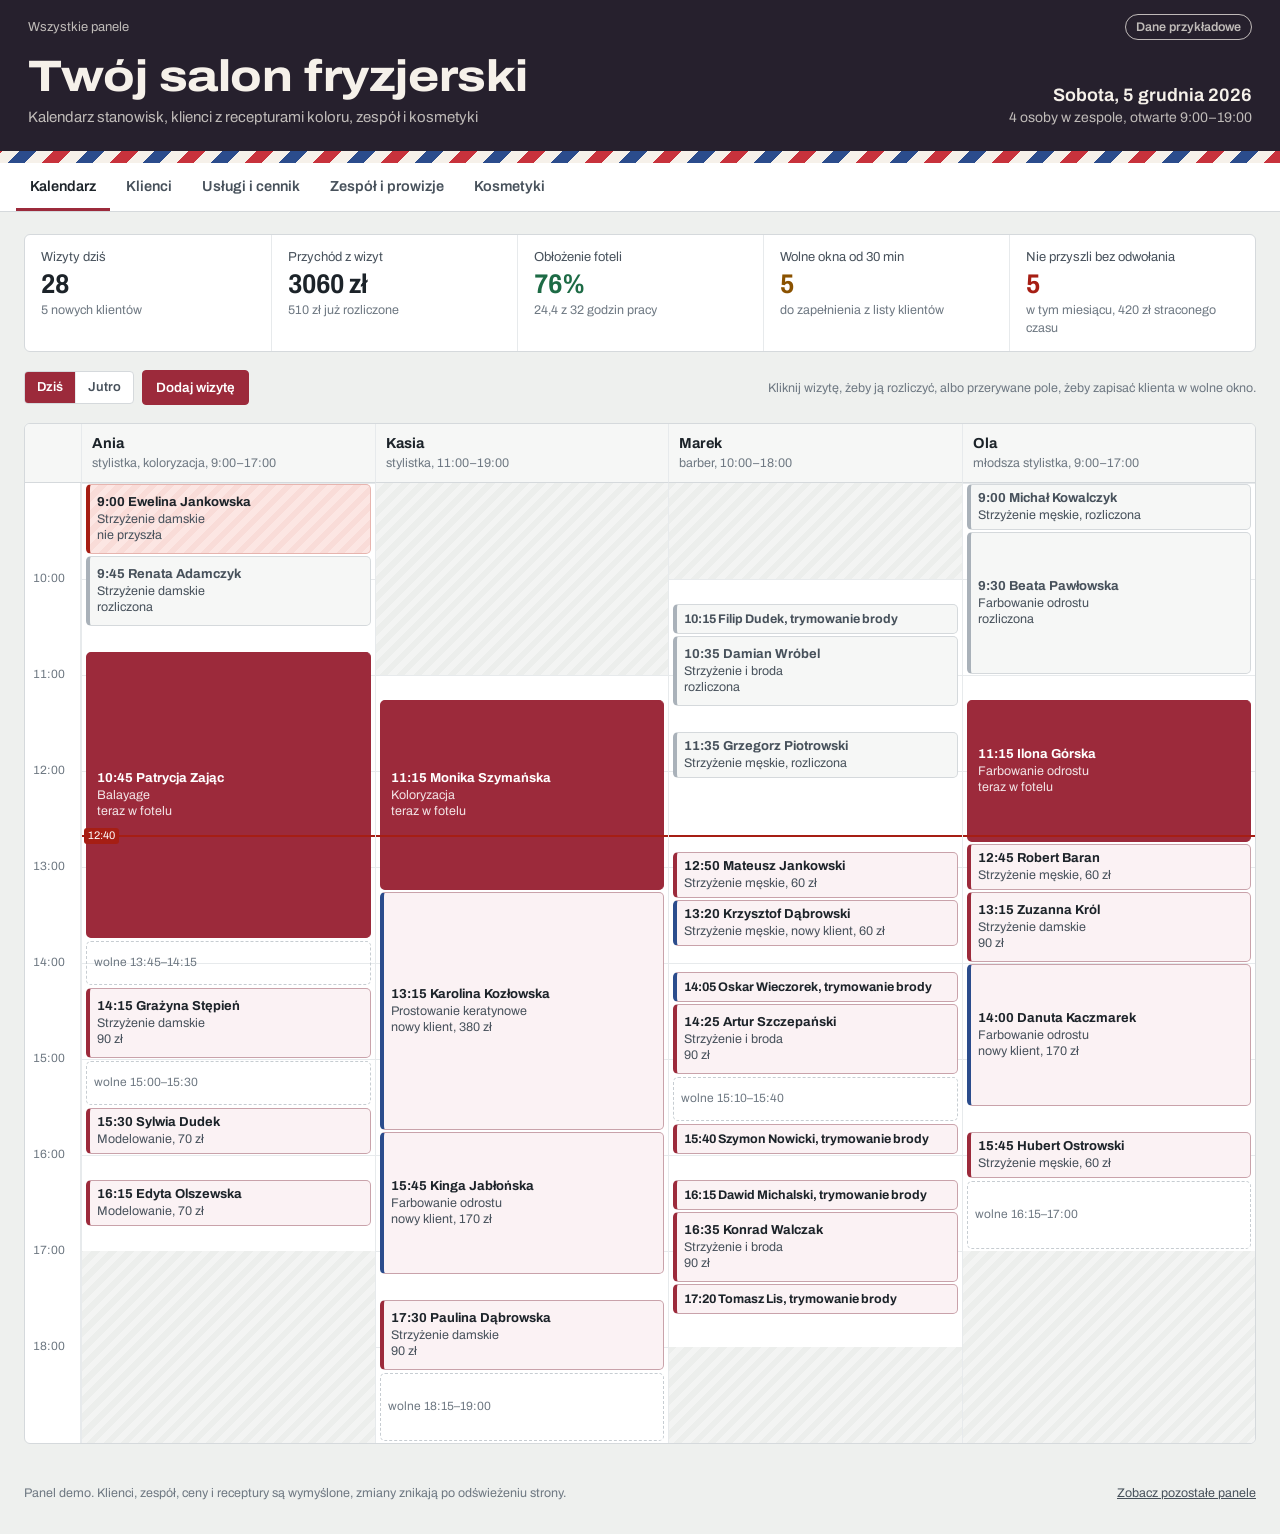
<file: fryzjer/index.html>
<!doctype html>
<html lang="pl">
<head>
<meta charset="utf-8">
<meta name="viewport" content="width=device-width, initial-scale=1">
<title>Salon fryzjerski – panel demo</title>
<meta name="description" content="Panel demo dla salonu fryzjerskiego i barbera: kalendarz stanowisk, klienci i receptury koloru, usługi, zespół i prowizje, kosmetyki. Dane przykładowe.">
<link rel="preconnect" href="https://fonts.googleapis.com">
<link rel="preconnect" href="https://fonts.gstatic.com" crossorigin>
<link rel="stylesheet" href="https://fonts.googleapis.com/css2?family=Archivo:wdth,wght@62..125,100..900&display=swap">
<link rel="stylesheet" href="../assets/panel.css">
<style>
  /* Ciemny szyld z paskiem jak słupek barberski */
  body {
    --sign-bg: #26202D; --sign-fg: #F6F1EA; --sign-sub: rgba(246, 241, 234, .74);
    --sign-band: repeating-linear-gradient(-45deg, #C8323C 0 12px, #F6F1EA 12px 24px, #2B4C8C 24px 36px, #F6F1EA 36px 48px); --sign-band-h: 12px;
    --accent: #9C2A3B; --accent-ink: #FFFFFF; --accent-soft: #F7E6E9; --accent-line: #9C2A3B;
  }

  /* Kalendarz stanowisk */
  .day { display: grid; grid-template-columns: 56px repeat(var(--cols), minmax(150px, 1fr)); background: var(--surface); border: 1px solid var(--line); border-radius: var(--r-box); overflow: auto; }
  .day-h { position: sticky; top: 0; z-index: 3; background: var(--surface-2); border-bottom: 1px solid var(--line); border-left: 1px solid var(--line-soft); padding: 9px 10px; font-size: 12.5px; color: var(--ink-3); }
  .day-h b { display: block; font-size: 14.5px; color: var(--ink); }
  .day-h:first-child { border-left: 0; }
  .times, .col { position: relative; height: calc(var(--rows) * 24px); }
  .times { border-right: 1px solid var(--line-soft); }
  .times span { position: absolute; left: 8px; font-size: 12px; color: var(--ink-3); transform: translateY(-50%); font-variant-numeric: tabular-nums; }
  .col { border-left: 1px solid var(--line-soft); background-image: linear-gradient(var(--line-soft) 1px, transparent 1px); background-size: 100% 96px; }
  .col .off { position: absolute; left: 0; right: 0; background: repeating-linear-gradient(-45deg, #F3F4F3 0 6px, #ECEEEC 6px 12px); }
  .appt {
    position: absolute; left: 4px; right: 4px; appearance: none; text-align: left; cursor: pointer; overflow: hidden;
    border: 1px solid #C9A2AA; border-left: 4px solid var(--accent); border-radius: 5px; background: #FBF2F4; padding: 4px 7px; font-size: 12.5px; line-height: 1.3; color: var(--ink);
  }
  .appt b { display: block; font-size: 13px; white-space: nowrap; overflow: hidden; text-overflow: ellipsis; }
  .appt.xs { padding-top: 2px; padding-bottom: 0; }
  .appt.xs b { font-size: 12.5px; }
  .appt span { display: block; color: var(--ink-2); white-space: nowrap; overflow: hidden; text-overflow: ellipsis; }
  .appt.done { background: var(--surface-2); border-color: var(--line); border-left-color: #A9B1B9; color: var(--ink-2); }
  .appt.now { background: var(--accent); color: #fff; border-color: var(--accent); }
  .appt.now span { color: rgba(255, 255, 255, .88); }
  .appt.noshow { background: repeating-linear-gradient(-45deg, #FCE6E3 0 6px, #F9DCD8 6px 12px); border-color: #E7B4AE; border-left-color: var(--bad); }
  .appt.new { border-left-color: #2B4C8C; }
  .gap { position: absolute; left: 4px; right: 4px; appearance: none; cursor: pointer; border: 1px dashed #C7CDD2; border-radius: 5px; background: transparent; font-size: 12px; color: var(--ink-3); text-align: left; padding: 3px 7px; }
  .gap:hover { border-color: var(--accent-line); color: var(--accent-line); background: var(--accent-soft); }
  .nowline { position: absolute; left: 0; right: 0; height: 0; border-top: 2px solid var(--bad); z-index: 2; pointer-events: none; }
  .nowline::before { content: attr(data-t); position: absolute; left: 2px; top: -9px; background: var(--bad); color: #fff; font-size: 11px; padding: 0 4px; border-radius: 3px; }
  .formula { background: var(--surface-2); border: 1px solid var(--line-soft); border-radius: 4px; padding: 8px 10px; font-size: 13.5px; }
</style>
</head>
<body>

<header class="sign">
  <div class="sign-top">
    <a href="../index.html">Wszystkie panele</a>
    <span class="demo-flag">Dane przykładowe</span>
  </div>
  <div class="sign-inner">
    <div>
      <h1>Twój salon fryzjerski</h1>
      <p class="sign-sub">Kalendarz stanowisk, klienci z recepturami koloru, zespół i kosmetyki</p>
    </div>
    <div class="sign-meta"><strong id="sign-day"></strong><span id="sign-sub"></span></div>
  </div>
</header>

<nav class="tabs" aria-label="Moduły panelu">
  <div class="tabs-inner" role="tablist">
    <button class="tab" data-tab="kalendarz">Kalendarz</button>
    <button class="tab" data-tab="klienci">Klienci</button>
    <button class="tab" data-tab="uslugi">Usługi i cennik</button>
    <button class="tab" data-tab="zespol">Zespół i prowizje</button>
    <button class="tab" data-tab="kosmetyki">Kosmetyki</button>
  </div>
</nav>

<main>
  <!-- KALENDARZ -->
  <section data-panel="kalendarz" class="stack">
    <div id="kal-strip"></div>
    <div class="row-between">
      <div class="row"><div id="kal-day"></div><button class="btn primary" id="kal-add">Dodaj wizytę</button></div>
      <p class="muted small">Kliknij wizytę, żeby ją rozliczyć, albo przerywane pole, żeby zapisać klienta w wolne okno.</p>
    </div>
    <div id="kal-grid"></div>
  </section>

  <!-- KLIENCI -->
  <section data-panel="klienci" class="stack">
    <div id="kl-strip"></div>
    <div class="box">
      <div class="box-h">
        <div class="row"><input id="kl-q" class="inp" type="search" placeholder="Szukaj klienta" aria-label="Szukaj klienta"><div id="kl-filter"></div></div>
        <button class="btn sm" id="kl-sms">Zaproś wszystkich, których dawno nie było</button>
      </div>
      <div class="box-b flush scroll-lg" id="kl-table"></div>
    </div>
  </section>

  <!-- USŁUGI -->
  <section data-panel="uslugi" class="stack">
    <div id="us-strip"></div>
    <div class="cols">
      <div class="box">
        <div class="box-h"><h2>Cennik i wyniki w tym miesiącu</h2><p>„Za godzinę” pokazuje, ile salon zarabia na godzinie fotela</p></div>
        <div class="box-b flush" id="us-table"></div>
      </div>
      <div class="box">
        <div class="box-h"><h2>Przychód według usług</h2></div>
        <div class="box-b"><div id="us-bars"></div></div>
      </div>
    </div>
  </section>

  <!-- ZESPÓŁ -->
  <section data-panel="zespol" class="stack">
    <div id="ze-strip"></div>
    <div class="box">
      <div class="box-h"><h2>Wyniki zespołu w tym miesiącu</h2><p>Prowizja od usług i od sprzedanych kosmetyków</p></div>
      <div class="box-b flush" id="ze-table"></div>
    </div>
    <div class="cols-even">
      <div class="box">
        <div class="box-h"><h2>Obłożenie fotela</h2><p>zajęte godziny z godzin pracy</p></div>
        <div class="box-b"><div id="ze-bars"></div></div>
      </div>
      <div class="box">
        <div class="box-h"><h2>Grafik na ten tydzień</h2></div>
        <div class="box-b flush" id="ze-grafik"></div>
      </div>
    </div>
  </section>

  <!-- KOSMETYKI -->
  <section data-panel="kosmetyki" class="stack">
    <div id="ko-strip"></div>
    <div class="cols">
      <div class="box">
        <div class="box-h"><div id="ko-filter"></div><p>Stan, zużycie i ile tygodni wystarczy</p></div>
        <div class="box-b flush" id="ko-table"></div>
      </div>
      <div class="box">
        <div class="box-h"><h2>Zamówienie do hurtowni</h2><button class="btn sm primary" id="ko-send">Wyślij zamówienie</button></div>
        <div class="box-b flush" id="ko-order"></div>
      </div>
    </div>
  </section>
</main>

<footer class="foot">
  <span>Panel demo. Klienci, zespół, ceny i receptury są wymyślone, zmiany znikają po odświeżeniu strony.</span>
  <a href="../index.html">Zobacz pozostałe panele</a>
</footer>

<script src="../assets/panel.js"></script>
<script>
(function () {
  'use strict';
  var r = P.rng(3061);
  var TODAY = P.today();
  var NOW = 12 * 60 + 40;             /* stan kalendarza: 12:40 */
  var OPEN = 9 * 60, CLOSE = 19 * 60, SLOT = 15;

  /* ---------- Dane przykładowe ---------- */
  var STAFF = [
    { id: 'ania', n: 'Ania', role: 'stylistka, koloryzacja', prov: 40, from: 9, to: 17 },
    { id: 'kasia', n: 'Kasia', role: 'stylistka', prov: 40, from: 11, to: 19 },
    { id: 'marek', n: 'Marek', role: 'barber', prov: 45, from: 10, to: 18 },
    { id: 'ola', n: 'Ola', role: 'młodsza stylistka', prov: 35, from: 9, to: 17 }
  ];
  var ST = {}; STAFF.forEach(function (s) { ST[s.id] = s; });
  var SERV = [
    { id: 'sd', n: 'Strzyżenie damskie', price: 90, min: 45, who: ['ania', 'kasia', 'ola'] },
    { id: 'sm', n: 'Strzyżenie męskie', price: 60, min: 30, who: ['marek', 'ola'] },
    { id: 'br', n: 'Trymowanie brody', price: 40, min: 20, who: ['marek'] },
    { id: 'smb', n: 'Strzyżenie i broda', price: 90, min: 45, who: ['marek'] },
    { id: 'kol', n: 'Koloryzacja', price: 220, min: 120, who: ['ania', 'kasia'] },
    { id: 'odr', n: 'Farbowanie odrostu', price: 170, min: 90, who: ['ania', 'kasia', 'ola'] },
    { id: 'bal', n: 'Balayage', price: 450, min: 180, who: ['ania'] },
    { id: 'mod', n: 'Modelowanie', price: 70, min: 30, who: ['ania', 'kasia', 'ola'] },
    { id: 'dz', n: 'Strzyżenie dziecięce', price: 45, min: 30, who: ['ola', 'marek'] },
    { id: 'ker', n: 'Prostowanie keratynowe', price: 380, min: 150, who: ['kasia'] }
  ];
  var SV = {}; SERV.forEach(function (s) { SV[s.id] = s; });

  var WOMEN = ['Anna Nowak', 'Katarzyna Lis', 'Magdalena Wójcik', 'Agnieszka Kowalczyk', 'Joanna Zielińska', 'Monika Szymańska', 'Paulina Dąbrowska', 'Karolina Kozłowska', 'Ewelina Jankowska', 'Natalia Mazur',
    'Aleksandra Krawczyk', 'Justyna Piotrowska', 'Marta Grabowska', 'Beata Pawłowska', 'Dorota Michalska', 'Iwona Nowicka', 'Renata Adamczyk', 'Sylwia Dudek', 'Patrycja Zając', 'Weronika Wieczorek',
    'Kinga Jabłońska', 'Zuzanna Król', 'Izabela Majewska', 'Edyta Olszewska', 'Halina Jaworska', 'Teresa Malinowska', 'Grażyna Stępień', 'Ilona Górska', 'Emilia Rutkowska', 'Laura Sikora',
    'Alicja Baran', 'Wiktoria Szczepańska', 'Julia Wróbel', 'Danuta Kaczmarek', 'Elżbieta Sadowska', 'Klaudia Ostrowska', 'Hanna Witkowska', 'Maja Walczak', 'Oliwia Bielecka', 'Lena Kalinowska'];
  var MEN = ['Piotr Nowak', 'Tomasz Lis', 'Paweł Wójcik', 'Michał Kowalczyk', 'Marcin Zieliński', 'Łukasz Szymański', 'Krzysztof Dąbrowski', 'Jakub Kozłowski', 'Mateusz Jankowski', 'Adrian Mazur',
    'Kamil Krawczyk', 'Grzegorz Piotrowski', 'Bartosz Grabowski', 'Rafał Pawłowski', 'Dawid Michalski', 'Szymon Nowicki', 'Wojciech Adamczyk', 'Filip Dudek', 'Igor Zając', 'Oskar Wieczorek',
    'Robert Baran', 'Artur Szczepański', 'Damian Wróbel', 'Patryk Kaczmarek', 'Sebastian Sadowski', 'Hubert Ostrowski', 'Norbert Witkowski', 'Konrad Walczak', 'Daniel Bielecki', 'Antoni Kalinowski'];
  var FORMULAS = ['farba 7.1 + oksydant 6%, 1:1, 35 min', 'farba 6.0 na odrost + 6.3 na długości, oksydant 6%, 35 min', 'rozjaśniacz + oksydant 9% na pasma, toner 9.1, 20 min',
    'farba 5.0 + 5.4 (2:1), oksydant 6%, 40 min, wrażliwa skóra głowy', 'farba 8.3 + oksydant 3% na długości, 20 min', 'farba 4.0 kryjąca siwe, oksydant 6%, 45 min'];
  var SRC = ['rezerwacja online', 'telefon', 'z polecenia', 'Instagram'];

  var CL = [];
  WOMEN.concat(MEN).forEach(function (n, i) {
    var man = i >= WOMEN.length, every = man ? P.int(r, 3, 6) : P.int(r, 5, 10);
    var isNew = i % 13 === 7;           /* kilka osób przychodzi pierwszy raz */
    var lap = !isNew && r() < 0.16;     /* część dawno nie była */
    var ago = lap ? every * 7 + P.int(r, 18, 60) : P.int(r, 2, Math.max(4, every * 7 - 3));
    var fav = man ? P.pick(r, ['sm', 'smb', 'sm', 'br', 'smb']) : P.pick(r, ['sd', 'kol', 'odr', 'sd', 'odr', 'mod', 'bal', 'ker', 'sd']);
    var stylist = P.pick(r, SV[fav].who);
    var visits = isNew ? 0 : P.int(r, 2, 24);
    var last = isNew ? null : P.addDays(TODAY, -ago);
    var c = { id: 'k' + i, n: n, man: man, every: every, last: last, fav: fav, stylist: stylist, visits: visits, src: isNew ? P.pick(r, ['rezerwacja online', 'Instagram', 'z polecenia']) : P.pick(r, SRC),
      noshow: !isNew && r() < 0.12 ? P.int(r, 1, 2) : 0, formula: !isNew && (fav === 'kol' || fav === 'odr' || fav === 'bal') ? P.pick(r, FORMULAS) : null };
    c.since = isNew ? TODAY : P.addDays(last, -(visits - 1) * every * 7 - P.int(r, 0, 20));
    c.year = Math.round(Math.min(visits, 52 / every) * SV[fav].price * (0.9 + r() * 0.35));
    c.hist = [];
    for (var h = 0; h < Math.min(5, visits); h++) c.hist.push({ d: P.addDays(last, -h * every * 7 - P.int(r, 0, 5)), s: h % 3 === 2 && !man ? 'mod' : fav, who: stylist });
    CL.push(c);
  });
  function cl(id) { return CL.filter(function (c) { return c.id === id; })[0]; }

  /* wizyty: dziś i jutro */
  var AP = [], apN = 0;
  function fill(dayOff) {
    var used = {};
    STAFF.forEach(function (s) {
      var t = s.from * 60 + (r() < 0.5 ? 0 : 15);
      while (t < s.to * 60 - 20) {
        if (r() < (dayOff ? 0.3 : 0.18)) { t += P.pick(r, [15, 30, 45]); continue; }
        /* każdy klient raz dziennie, zwykle na swoją usługę i do swojej osoby */
        var pool = CL.filter(function (c) { return !used[c.id] && SV[c.fav].who.indexOf(s.id) >= 0 && t + SV[c.fav].min <= s.to * 60 && (c.stylist === s.id || r() < 0.25); });
        var fresh = pool.filter(function (c) { return !c.visits && t > NOW + 30; });
        if (!pool.length) { t += 15; continue; }
        var c = fresh.length && r() < 0.5 ? fresh[0] : P.pick(r, pool), v = SV[c.fav];
        if (!c.man && v.id === 'sd' && r() < 0.15) v = SV.mod;
        used[c.id] = 1;
        var a = { id: 'a' + (apN++), day: dayOff, staff: s.id, cl: c.id, sv: v.id, start: t, min: v.min, price: v.price, st: 'booked', src: c.visits ? P.pick(r, SRC) : c.src, isNew: !c.visits };
        if (!dayOff) {
          if (t + v.min <= NOW) a.st = 'done';
          else if (t <= NOW) a.st = 'now';
        }
        AP.push(a);
        t += v.min + (r() < 0.3 ? 15 : 0);
      }
    });
  }
  fill(0); fill(1);
  /* jedna wizyta rano, na którą klient nie przyszedł */
  var early = AP.filter(function (a) { return a.day === 0 && a.st === 'done' && a.min >= 45; })[0];
  if (early) { early.st = 'noshow'; cl(early.cl).noshow++; }
  /* wyniki miesiąca (przykładowe): każda osoba ma inne obłożenie */
  var MONTH = {}, SVM = {}, OCC = { ania: 0.84, kasia: 0.78, marek: 0.88, ola: 0.58 };
  SERV.forEach(function (v) { SVM[v.id] = { n: 0, rev: 0 }; });
  STAFF.forEach(function (s) {
    var m = MONTH[s.id] = { visits: 0, rev: 0, retail: Math.round(300 + r() * 900), hours: 0, avail: (s.to - s.from) * 21 };
    var mine = SERV.filter(function (v) { return v.who.indexOf(s.id) >= 0; });
    while (m.hours < m.avail * OCC[s.id]) {
      var v = P.pick(r, mine);
      if ((v.id === 'bal' || v.id === 'ker') && r() < 0.6) continue;
      if (v.id === 'dz' && r() < 0.5) continue;
      m.visits++; m.rev += v.price; m.hours += v.min / 60; SVM[v.id].n++; SVM[v.id].rev += v.price;
    }
  });

  var PROD = [
    { n: 'Farba 4.0 (ciemny brąz)', g: 'Farby', unit: 'tub.', stan: 6, min: 4, week: 1.5, cena: 28 },
    { n: 'Farba 6.0 (ciemny blond)', g: 'Farby', unit: 'tub.', stan: 3, min: 5, week: 2.5, cena: 28 },
    { n: 'Farba 7.1 (popielaty blond)', g: 'Farby', unit: 'tub.', stan: 9, min: 5, week: 2, cena: 28 },
    { n: 'Farba 8.3 (złocisty blond)', g: 'Farby', unit: 'tub.', stan: 2, min: 3, week: 1, cena: 28 },
    { n: 'Toner 9.1', g: 'Farby', unit: 'tub.', stan: 5, min: 3, week: 1, cena: 32 },
    { n: 'Oksydant 3% 1 l', g: 'Oksydanty i rozjaśniacze', unit: 'but.', stan: 3, min: 2, week: 0.5, cena: 24 },
    { n: 'Oksydant 6% 1 l', g: 'Oksydanty i rozjaśniacze', unit: 'but.', stan: 2, min: 3, week: 1.2, cena: 24 },
    { n: 'Oksydant 9% 1 l', g: 'Oksydanty i rozjaśniacze', unit: 'but.', stan: 2, min: 2, week: 0.4, cena: 24 },
    { n: 'Rozjaśniacz w proszku 500 g', g: 'Oksydanty i rozjaśniacze', unit: 'op.', stan: 1, min: 2, week: 0.6, cena: 69 },
    { n: 'Szampon profesjonalny 1 l', g: 'Do pracy', unit: 'but.', stan: 4, min: 2, week: 0.8, cena: 45 },
    { n: 'Odżywka profesjonalna 1 l', g: 'Do pracy', unit: 'but.', stan: 3, min: 2, week: 0.6, cena: 52 },
    { n: 'Rękawiczki nitrylowe (100 szt.)', g: 'Do pracy', unit: 'op.', stan: 2, min: 2, week: 0.7, cena: 29 },
    { n: 'Szampon do sprzedaży 250 ml', g: 'Do sprzedaży', unit: 'szt.', stan: 14, min: 6, week: 2, cena: 38, sell: 69 },
    { n: 'Olejek do włosów 100 ml', g: 'Do sprzedaży', unit: 'szt.', stan: 4, min: 5, week: 1.5, cena: 49, sell: 89 },
    { n: 'Pasta do stylizacji (barber)', g: 'Do sprzedaży', unit: 'szt.', stan: 7, min: 4, week: 1.2, cena: 34, sell: 65 },
    { n: 'Olejek do brody 30 ml', g: 'Do sprzedaży', unit: 'szt.', stan: 3, min: 4, week: 1, cena: 29, sell: 55 }
  ];
  PROD.forEach(function (p, i) { p.id = 'p' + i; p.order = p.stan < p.min ? Math.ceil(p.min * 2 - p.stan) : 0; });

  var dayOff = 0;
  P.$('#sign-day').textContent = P.dayTitle(TODAY);
  P.$('#sign-sub').textContent = STAFF.length + ' osoby w zespole, otwarte ' + P.hm(OPEN) + '–' + P.hm(CLOSE);

  function dayAp(d) { return AP.filter(function (a) { return a.day === d && a.st !== 'cancel'; }); }
  function gaps(sid, d) {
    var s = ST[sid], list = dayAp(d).filter(function (a) { return a.staff === sid; }).sort(function (a, b) { return a.start - b.start; });
    var out = [], t = s.from * 60;
    list.forEach(function (a) { if (a.start - t >= 30) out.push([t, a.start]); t = Math.max(t, a.start + a.min); });
    if (s.to * 60 - t >= 30) out.push([t, s.to * 60]);
    return out.filter(function (g) { return d > 0 || g[1] > NOW; }).map(function (g) { return [d > 0 ? g[0] : Math.max(g[0], Math.ceil(NOW / 15) * 15), g[1]]; }).filter(function (g) { return g[1] - g[0] >= 30; });
  }

  /* ---------- KALENDARZ ---------- */
  P.views.kalendarz = function () {
    var list = dayAp(dayOff);
    var rev = list.filter(function (a) { return a.st !== 'noshow'; }).reduce(function (s, a) { return s + a.price; }, 0);
    var busy = list.filter(function (a) { return a.st !== 'noshow'; }).reduce(function (s, a) { return s + a.min; }, 0);
    var avail = STAFF.reduce(function (s, x) { return s + (x.to - x.from) * 60; }, 0);
    var gapsN = 0; STAFF.forEach(function (s) { gapsN += gaps(s.id, dayOff).length; });
    var nsToday = AP.filter(function (a) { return a.day === 0 && a.st === 'noshow'; });
    var nsMonth = 4 + nsToday.length, nsLoss = 330 + nsToday.reduce(function (s, a) { return s + a.price; }, 0);
    P.strip(P.$('#kal-strip'), [
      { label: dayOff ? 'Wizyty jutro' : 'Wizyty dziś', value: list.length, note: list.filter(function (a) { return a.isNew; }).length + ' nowych klientów' },
      { label: 'Przychód z wizyt', value: P.zl(rev), note: dayOff ? 'zaplanowany' : P.zl(list.filter(function (a) { return a.st === 'done'; }).reduce(function (s, a) { return s + a.price; }, 0)) + ' już rozliczone' },
      { label: 'Obłożenie foteli', value: P.num(busy / avail * 100) + '%', note: P.num(busy / 60, 1) + ' z ' + P.num(avail / 60) + ' godzin pracy', tone: busy / avail > 0.75 ? 'ok' : '' },
      { label: 'Wolne okna od 30 min', value: gapsN, note: 'do zapełnienia z listy klientów', tone: gapsN ? 'warn' : 'ok' },
      { label: 'Nie przyszli bez odwołania', value: nsMonth, note: 'w tym miesiącu, ' + P.zl(nsLoss) + ' straconego czasu', tone: nsMonth ? 'bad' : 'ok' }
    ]);
    P.seg(P.$('#kal-day'), [{ v: 0, l: 'Dziś' }, { v: 1, l: 'Jutro' }], dayOff, function (v) { dayOff = +v; P.views.kalendarz(); });
    var rows = (CLOSE - OPEN) / SLOT, px = 24 / SLOT;
    var h = '<div class="day" style="--cols:' + STAFF.length + ';--rows:' + rows + '"><div class="day-h">&nbsp;</div>';
    STAFF.forEach(function (s) { h += '<div class="day-h"><b>' + s.n + '</b>' + s.role + ', ' + s.from + ':00–' + s.to + ':00</div>'; });
    h += '<div class="times">';
    for (var t = OPEN + 60; t < CLOSE; t += 60) h += '<span style="top:' + (t - OPEN) * px + 'px">' + P.hm(t) + '</span>';
    h += '</div>';
    STAFF.forEach(function (s) {
      h += '<div class="col">';
      if (s.from * 60 > OPEN) h += '<div class="off" style="top:0;height:' + (s.from * 60 - OPEN) * px + 'px"></div>';
      if (s.to * 60 < CLOSE) h += '<div class="off" style="top:' + (s.to * 60 - OPEN) * px + 'px;bottom:0"></div>';
      gaps(s.id, dayOff).forEach(function (g) {
        h += '<button class="gap" data-s="' + s.id + '" data-t="' + g[0] + '" style="top:' + ((g[0] - OPEN) * px + 2) + 'px;height:' + ((g[1] - g[0]) * px - 4) + 'px">wolne ' + P.hm(g[0]) + '–' + P.hm(g[1]) + '</button>';
      });
      dayAp(dayOff).filter(function (a) { return a.staff === s.id; }).forEach(function (a) {
        var c = cl(a.cl), v = SV[a.sv];
        var label = a.st === 'done' ? 'rozliczona' : a.st === 'noshow' ? (c.man ? 'nie przyszedł' : 'nie przyszła') : a.st === 'now' ? 'teraz w fotelu' : (a.isNew ? 'nowy klient, ' : '') + P.zl(a.price);
        /* krótkie wizyty mieszczą mniej linii */
        var inner = a.min >= 45 ? '<span>' + P.esc(v.n) + '</span><span>' + label + '</span>' : a.min >= 30 ? '<span>' + P.esc(v.n) + ', ' + label + '</span>' : '';
        h += '<button class="appt ' + a.st + (a.isNew && a.st === 'booked' ? ' new' : '') + (a.min < 30 ? ' xs' : '') + '" data-id="' + a.id + '" title="' + P.esc(c.n + ', ' + v.n + ', ' + label) + '" style="top:' + ((a.start - OPEN) * px + 1) + 'px;height:' + (a.min * px - 2) + 'px">' +
          '<b>' + P.hm(a.start) + ' ' + P.esc(c.n) + (a.min < 30 ? ', ' + P.esc(v.n.toLowerCase()) : '') + '</b>' + inner + '</button>';
      });
      if (!dayOff && NOW > OPEN && NOW < CLOSE) h += '<div class="nowline" style="top:' + (NOW - OPEN) * px + 'px"' + (s === STAFF[0] ? ' data-t="' + P.hm(NOW) + '"' : '') + '></div>';
      h += '</div>';
    });
    h += '</div>';
    P.$('#kal-grid').innerHTML = h;
    P.$$('#kal-grid .appt').forEach(function (b) { b.onclick = function () { openAppt(b.getAttribute('data-id')); }; });
    P.$$('#kal-grid .gap').forEach(function (b) { b.onclick = function () { addVisit(b.getAttribute('data-s'), +b.getAttribute('data-t')); }; });
  };
  function openAppt(id) {
    var a = AP.filter(function (x) { return x.id === id; })[0], c = cl(a.cl), v = SV[a.sv];
    var st = { done: P.chip('Rozliczona', 'ok'), noshow: P.chip('Klient nie przyszedł', 'bad'), now: P.chip('Teraz w fotelu', 'acc'), booked: P.chip('Zarezerwowana', 'info') }[a.st];
    var body = '<dl class="kv"><dt>Status</dt><dd>' + st + '</dd><dt>Usługa</dt><dd>' + P.esc(v.n) + ', ' + v.min + ' min</dd>' +
      '<dt>Kiedy</dt><dd>' + (a.day ? 'jutro' : 'dziś') + ', ' + P.hm(a.start) + '–' + P.hm(a.start + a.min) + ' u: ' + ST[a.staff].n + '</dd><dt>Cena</dt><dd>' + P.zl(a.price) + '</dd>' +
      '<dt>Rezerwacja</dt><dd>' + P.esc(a.src) + (a.isNew ? ', ' + P.chip('nowy klient', 'info') : ', ' + c.visits + ' ' + P.plural(c.visits, 'wizyta', 'wizyty', 'wizyt') + ' wcześniej') + '</dd>' +
      (c.noshow ? '<dt>Uwaga</dt><dd>' + P.chip('Nieobecność bez odwołania: ' + c.noshow + ' raz' + (c.noshow > 1 ? 'y' : ''), 'warn') + '</dd>' : '') + '</dl>' +
      (c.formula ? '<h3 style="font-size:14.5px;margin:14px 0 6px">Receptura koloru z ostatniej wizyty</h3><div class="formula">' + P.esc(c.formula) + '</div>' : '');
    var acts = [];
    if (a.st === 'booked' || a.st === 'now') {
      acts.push({ label: 'Odwołaj wizytę', onClick: function (close) { a.st = 'cancel'; close(); P.toast('Wizyta odwołana, okno ' + P.hm(a.start) + ' jest wolne'); P.views.kalendarz(); } });
      if (!a.day) acts.push({ label: c.man ? 'Nie przyszedł' : 'Nie przyszła', onClick: function (close) { a.st = 'noshow'; c.noshow++; close(); P.toast('Zapisano: ' + c.n + (c.man ? ' nie przyszedł' : ' nie przyszła')); P.views.kalendarz(); } });
    }
    if (a.st !== 'done' && a.st !== 'noshow' && !a.day) acts.push({ label: 'Rozlicz wizytę', primary: true, onClick: function (close) { close(); settle(a); } });
    acts.push({ label: 'Zamknij', ghost: true });
    P.modal({ title: c.n, sub: P.esc(v.n) + ', ' + P.hm(a.start), body: body, actions: acts });
  }
  function settle(a) {
    var c = cl(a.cl), v = SV[a.sv];
    var body = '<div class="form-grid"><label class="field"><span>Kwota</span><input id="s-k" type="number" min="0" step="1" value="' + a.price + '"></label>' +
      '<label class="field"><span>Płatność</span><select id="s-p"><option>Karta</option><option>Gotówka</option><option>BLIK</option><option>Bon podarunkowy</option></select></label>' +
      (c.formula || v.id === 'kol' || v.id === 'odr' || v.id === 'bal' ? '<label class="field full"><span>Receptura koloru na następny raz</span><input id="s-f" value="' + P.esc(c.formula || '') + '" placeholder="Np. farba 7.1 + oksydant 6%, 1:1, 35 min"></label>' : '') +
      '<p class="full small" id="s-err" style="color:var(--bad)"></p></div>';
    P.modal({ title: 'Rozlicz: ' + c.n, sub: P.esc(v.n), body: body, actions: [
      { label: 'Anuluj', ghost: true },
      { label: 'Rozlicz wizytę', primary: true, onClick: function (close, d) {
        var k = +P.$('#s-k', d).value; if (!(k >= 0)) { P.$('#s-err', d).textContent = 'Wpisz kwotę.'; return; }
        a.price = k; a.st = 'done'; c.last = TODAY; c.visits++; var f = P.$('#s-f', d); if (f && f.value.trim()) c.formula = f.value.trim();
        close(); P.toast('Rozliczono: ' + c.n + ', ' + P.zl(k) + ' (' + P.$('#s-p', d).value.toLowerCase() + ')'); P.views.kalendarz();
      } }
    ] });
  }
  function addVisit(sid, t) {
    /* z wolnego okna: podpowiedz usługę, która się w nim zmieści */
    var g = gaps(sid, dayOff).filter(function (x) { return x[0] === t; })[0], len = g ? g[1] - g[0] : 999;
    var pref = (sid === 'marek' ? ['smb', 'sm', 'br'] : ['sd', 'mod', 'sm']).filter(function (id) { return SV[id].who.indexOf(sid) >= 0 && SV[id].min <= len; })[0] || 'sd';
    var clOpts = CL.slice().sort(function (a, b) { return a.n.localeCompare(b.n, 'pl'); }).map(function (c) { return { v: c.id, l: c.n }; });
    var body = '<div class="form-grid">' +
      '<label class="field full"><span>Klient</span><select id="v-c">' + P.options([{ v: '', l: 'Nowy klient (wpisz poniżej)' }].concat(clOpts), '') + '</select></label>' +
      '<label class="field full"><span>Nowy klient: imię i nazwisko</span><input id="v-n" placeholder="Np. Anna Kowalska"></label>' +
      '<label class="field"><span>Usługa</span><select id="v-s">' + P.options(SERV.map(function (v) { return { v: v.id, l: v.n + ' (' + v.min + ' min, ' + v.price + ' zł)' }; }), pref) + '</select></label>' +
      '<label class="field"><span>Kto</span><select id="v-w"></select></label>' +
      '<label class="field"><span>Dzień</span><select id="v-d">' + P.options([{ v: 0, l: 'Dziś' }, { v: 1, l: 'Jutro' }], dayOff) + '</select></label>' +
      '<label class="field"><span>Godzina</span><select id="v-t"></select></label>' +
      '<p class="full small" id="v-err" style="color:var(--bad)"></p></div>';
    P.modal({ title: 'Nowa wizyta', body: body, onOpen: function (d) {
      function refresh() {
        var v = SV[P.$('#v-s', d).value], w = P.$('#v-w', d), cur = w.value || sid;
        w.innerHTML = P.options(v.who.map(function (x) { return { v: x, l: ST[x].n }; }), v.who.indexOf(cur) >= 0 ? cur : v.who[0]);
        var dd = +P.$('#v-d', d).value, times = [];
        gaps(w.value, dd).forEach(function (g) { for (var t0 = g[0]; t0 + v.min <= g[1]; t0 += 15) times.push(t0); });
        var ts = P.$('#v-t', d);
        ts.innerHTML = times.length ? P.options(times.map(function (x) { return { v: x, l: P.hm(x) }; }), times.indexOf(t) >= 0 ? t : times[0]) : '<option value="">brak wolnego okna</option>';
      }
      ['#v-s', '#v-w', '#v-d'].forEach(function (q) { P.$(q, d).addEventListener('change', refresh); });
      refresh();
    }, actions: [
      { label: 'Anuluj', ghost: true },
      { label: 'Zapisz wizytę', primary: true, onClick: function (close, d) {
        var cid = P.$('#v-c', d).value, nn = P.$('#v-n', d).value.trim(), tv = P.$('#v-t', d).value;
        if (!cid && !nn) { P.$('#v-err', d).textContent = 'Wybierz klienta z listy albo wpisz nowego.'; return; }
        if (!tv) { P.$('#v-err', d).textContent = 'Ta osoba nie ma wolnego okna na tę usługę. Wybierz inną osobę albo dzień.'; return; }
        if (!cid) { cid = 'k' + CL.length; CL.push({ id: cid, n: nn, man: false, every: 6, last: TODAY, fav: P.$('#v-s', d).value, stylist: P.$('#v-w', d).value, visits: 0, src: 'telefon', noshow: 0, formula: null, since: TODAY, year: 0, hist: [] }); }
        var v = SV[P.$('#v-s', d).value];
        AP.push({ id: 'a' + (apN++), day: +P.$('#v-d', d).value, staff: P.$('#v-w', d).value, cl: cid, sv: v.id, start: +tv, min: v.min, price: v.price, st: 'booked', src: 'telefon', isNew: !cl(cid).visits });
        close(); P.toast('Zapisano: ' + cl(cid).n + ', ' + (+P.$('#v-d', d).value ? 'jutro' : 'dziś') + ' ' + P.hm(+tv) + ' u: ' + ST[P.$('#v-w', d).value].n); P.views.kalendarz();
      } }
    ] });
  }
  P.$('#kal-add').addEventListener('click', function () { addVisit('ania', 0); });

  /* ---------- KLIENCI ---------- */
  var klF = 'all', klQ = '';
  function weeksAgo(c) { return Math.floor(P.days(c.last, TODAY) / 7); }
  function lapsed(c) { return c.visits >= 2 && weeksAgo(c) > c.every + 2; }
  P.views.klienci = function () {
    var active = CL.filter(function (c) { return c.last && P.days(c.last, TODAY) <= 90; }).length;
    var nowi = CL.filter(function (c) { return P.days(c.since, TODAY) <= 30; }).length;
    var lap = CL.filter(lapsed);
    var mRev = 0, mN = 0; STAFF.forEach(function (s) { mRev += MONTH[s.id].rev; mN += MONTH[s.id].visits; });
    P.strip(P.$('#kl-strip'), [
      { label: 'Aktywni klienci', value: active, note: 'wizyta w ostatnich 90 dniach' },
      { label: 'Nowi w tym miesiącu', value: nowi, note: 'pierwsza wizyta w salonie' },
      { label: 'Dawno nie było', value: lap.length, note: 'dłużej niż zwykle, warto zaprosić', tone: lap.length ? 'warn' : 'ok' },
      { label: 'Średni rachunek', value: P.zl(mRev / mN), note: 'za usługę, w tym miesiącu' }
    ]);
    P.seg(P.$('#kl-filter'), [{ v: 'all', l: 'Wszyscy' }, { v: 'lap', l: 'Dawno nie było' }, { v: 'kol', l: 'Koloryzacja' }, { v: 'ns', l: 'Nie przychodzą' }], klF, function (v) { klF = v; P.views.klienci(); });
    var q = P.$('#kl-q'); q.value = klQ; q.oninput = function () { klQ = q.value; P.views.klienci(); q.focus(); };
    var rows = CL.filter(function (c) {
      if (klQ && c.n.toLowerCase().indexOf(klQ.toLowerCase()) < 0) return false;
      if (klF === 'lap') return lapsed(c);
      if (klF === 'kol') return !!c.formula;
      if (klF === 'ns') return c.noshow > 0;
      return true;
    });
    P.table(P.$('#kl-table'), [
      { key: 'n', label: 'Klient', html: function (c) { return '<b>' + P.esc(c.n) + '</b><span class="sub">' + P.esc(c.src) + ', z nami od ' + P.d(c.since) + '.' + String(c.since.getFullYear()).slice(2) + '</span>'; } },
      { key: 'visits', label: 'Wizyty', num: 1 },
      { key: 'last', label: 'Ostatnia wizyta', val: function (c) { return c.last ? +c.last : +TODAY + 1; }, html: function (c) {
        if (!c.last) { var nx = AP.filter(function (a) { return a.cl === c.id && a.st === 'booked'; })[0]; return '<span class="muted">jeszcze nie był' + (c.man ? '' : 'a') + '</span><span class="sub">' + (nx ? 'pierwsza wizyta ' + (nx.day ? 'jutro' : 'dziś') + ' ' + P.hm(nx.start) : 'pierwsza wizyta umówiona') + '</span>'; }
        var w = weeksAgo(c); return P.d(c.last) + '<span class="sub">' + (w ? w + ' tyg. temu' : 'w tym tygodniu') + ', zwykle co ' + c.every + ' tyg.</span>'; } },
      { key: 'fav', label: 'Zwykle', val: function (c) { return SV[c.fav].n; }, html: function (c) { return P.esc(SV[c.fav].n) + '<span class="sub">u: ' + ST[c.stylist].n + '</span>'; } },
      { key: 'year', label: 'Wydał w roku', num: 1, html: function (c) { return P.zl(c.year); } },
      { key: 'st', label: 'Status', val: function (c) { return lapsed(c) ? 0 : (c.noshow ? 1 : (!c.visits ? 2 : 3)); }, html: function (c) {
        var h = lapsed(c) ? P.chip('Dawno nie było', 'warn') : (!c.visits ? P.chip('Nowy klient', 'info') : P.chip('Wraca regularnie', 'ok'));
        if (c.noshow) h += ' ' + P.chip((c.man ? 'nie przyszedł ' : 'nie przyszła ') + c.noshow + 'x', 'bad');
        if (c.formula) h += ' ' + P.chip('receptura', 'info');
        return h; } },
      { key: 'a', label: '', sort: false, html: function (c) { return lapsed(c) ? '<button class="btn sm" data-sms="' + c.id + '">Zaproś SMS-em</button>' : ''; } }
    ], { rows: rows, sortKey: 'st', onRow: openClient, empty: 'Brak klientów w tym widoku.' });
    P.$$('[data-sms]').forEach(function (b) { b.onclick = function () { var c = cl(b.getAttribute('data-sms')); P.toast('SMS z zaproszeniem wysłany: ' + c.n); }; });
  };
  function openClient(c) {
    var body = '<dl class="kv"><dt>Wizyty</dt><dd>' + (c.visits ? c.visits + ', zwykle co ' + c.every + ' tyg.' : 'pierwsza wizyta umówiona') + '</dd><dt>' + (c.visits ? 'Zwykle' : 'Umówiony na') + '</dt><dd>' + P.esc(SV[c.fav].n) + ' u: ' + ST[c.stylist].n + '</dd>' +
      '<dt>Wydał w roku</dt><dd>' + P.zl(c.year) + '</dd><dt>Skąd</dt><dd>' + P.esc(c.src) + '</dd>' +
      (c.noshow ? '<dt>Nieobecności</dt><dd>' + c.noshow + ' raz' + (c.noshow > 1 ? 'y' : '') + ' (rozważ zaliczkę przy rezerwacji)</dd>' : '') + '</dl>' +
      (c.formula ? '<h3 style="font-size:14.5px;margin:14px 0 6px">Receptura koloru</h3><div class="formula">' + P.esc(c.formula) + '</div>' : '') +
      (c.hist.length ? '<h3 style="font-size:14.5px;margin:14px 0 6px">Ostatnie wizyty</h3><div class="tbl-wrap"><table class="tbl"><tbody>' +
        c.hist.map(function (h) { return '<tr><td>' + P.dy(h.d) + '</td><td>' + P.esc(SV[h.s].n) + '</td><td>' + ST[h.who].n + '</td><td class="num">' + P.zl(SV[h.s].price) + '</td></tr>'; }).join('') + '</tbody></table></div>' : '');
    P.modal({ title: c.n, sub: 'Karta klienta', body: body, actions: [
      { label: 'Zaproś SMS-em', onClick: function (close) { close(); P.toast('SMS z zaproszeniem wysłany: ' + c.n); } },
      { label: 'Zapisz na wizytę', primary: true, onClick: function (close) { close(); location.hash = 'kalendarz'; addVisit(c.stylist, 0); setTimeout(function () { var s = document.querySelector('#v-c'); if (s) { s.value = c.id; } var sv = document.querySelector('#v-s'); if (sv) { sv.value = c.fav; sv.dispatchEvent(new Event('change')); } }, 0); } }
    ] });
  }
  P.$('#kl-sms').addEventListener('click', function () { var n = CL.filter(lapsed).length; P.toast(n ? 'Zaproszenia SMS wysłane do: ' + P.n(n, 'klient', 'klientów', 'klientów') : 'Nie ma kogo zapraszać'); });

  /* ---------- USŁUGI ---------- */
  P.views.uslugi = function () {
    var rev = 0, n = 0; SERV.forEach(function (v) { rev += SVM[v.id].rev; n += SVM[v.id].n; });
    var best = SERV.slice().sort(function (a, b) { return b.price / b.min - a.price / a.min; })[0];
    P.strip(P.$('#us-strip'), [
      { label: 'Przychód z usług w miesiącu', value: P.zl(rev), note: P.n(n, 'wizyta', 'wizyty', 'wizyt') },
      { label: 'Średnia cena usługi', value: P.zl(rev / n), note: 'wszystkie usługi' },
      { label: 'Najlepiej płatna godzina', value: P.zl(best.price / best.min * 60) + '/h', note: best.n, tone: 'ok' },
      { label: 'Usług w cenniku', value: SERV.length, note: 'czas i cena do zmiany w pliku' }
    ]);
    P.table(P.$('#us-table'), [
      { key: 'n', label: 'Usługa', html: function (v) { return '<b>' + P.esc(v.n) + '</b><span class="sub">' + v.who.map(function (x) { return ST[x].n; }).join(', ') + '</span>'; } },
      { key: 'price', label: 'Cena', num: 1, html: function (v) { return P.zl(v.price); } },
      { key: 'min', label: 'Czas', num: 1, html: function (v) { return v.min + ' min'; } },
      { key: 'h', label: 'Za godzinę', num: 1, val: function (v) { return v.price / v.min; }, html: function (v) { return '<b>' + P.zl(v.price / v.min * 60) + '</b>'; } },
      { key: 'cnt', label: 'W miesiącu', num: 1, val: function (v) { return SVM[v.id].n; }, html: function (v) { return SVM[v.id].n; } },
      { key: 'rev', label: 'Przychód', num: 1, val: function (v) { return SVM[v.id].rev; }, html: function (v) { return P.zl(SVM[v.id].rev); } }
    ], { rows: SERV, sortKey: 'rev', sortDir: -1 });
    P.bars(P.$('#us-bars'), SERV.slice().sort(function (a, b) { return SVM[b.id].rev - SVM[a.id].rev; }).map(function (v) { return { label: v.n, value: SVM[v.id].rev, text: P.zl(SVM[v.id].rev) }; }));
  };

  /* ---------- ZESPÓŁ ---------- */
  P.views.zespol = function () {
    var tot = 0, prov = 0, hrs = 0, av = 0;
    STAFF.forEach(function (s) { var m = MONTH[s.id]; tot += m.rev + m.retail; prov += m.rev * s.prov / 100 + m.retail * 0.1; hrs += m.hours; av += m.avail; });
    P.strip(P.$('#ze-strip'), [
      { label: 'Przychód zespołu w miesiącu', value: P.zl(tot), note: 'usługi i kosmetyki' },
      { label: 'Prowizje do wypłaty', value: P.zl(prov), note: 'usługi wg stawki, kosmetyki 10%' },
      { label: 'Obłożenie salonu', value: P.num(hrs / av * 100) + '%', note: P.num(hrs) + ' z ' + P.num(av) + ' godzin' },
      { label: 'Wizyty w miesiącu', value: STAFF.reduce(function (s, x) { return s + MONTH[x.id].visits; }, 0), note: 'wszystkie osoby' }
    ]);
    P.table(P.$('#ze-table'), [
      { key: 'n', label: 'Osoba', html: function (s) { return '<b>' + s.n + '</b><span class="sub">' + s.role + '</span>'; } },
      { key: 'v', label: 'Wizyty', num: 1, val: function (s) { return MONTH[s.id].visits; }, html: function (s) { return MONTH[s.id].visits; } },
      { key: 'rev', label: 'Usługi', num: 1, val: function (s) { return MONTH[s.id].rev; }, html: function (s) { return P.zl(MONTH[s.id].rev); } },
      { key: 'ret', label: 'Kosmetyki', num: 1, val: function (s) { return MONTH[s.id].retail; }, html: function (s) { return P.zl(MONTH[s.id].retail); } },
      { key: 'avg', label: 'Średnio za wizytę', num: 1, val: function (s) { return MONTH[s.id].rev / MONTH[s.id].visits; }, html: function (s) { return P.zl(MONTH[s.id].rev / MONTH[s.id].visits); } },
      { key: 'prov', label: 'Prowizja', num: 1, val: function (s) { return MONTH[s.id].rev * s.prov / 100; }, html: function (s) { var m = MONTH[s.id]; return '<b>' + P.zl(m.rev * s.prov / 100 + m.retail * 0.1) + '</b><span class="sub">' + s.prov + '% usług + 10% kosmetyków</span>'; } }
    ], { rows: STAFF, sortKey: 'rev', sortDir: -1 });
    P.bars(P.$('#ze-bars'), STAFF.map(function (s) { var p = MONTH[s.id].hours / MONTH[s.id].avail * 100; return { label: s.n, value: p, text: P.num(p) + '%', tone: p > 80 ? 'ok' : (p < 55 ? 'warn' : '') }; }), { max: 100 });
    var mon = P.monday(TODAY), days = [0, 1, 2, 3, 4, 5];
    var grafik = STAFF.map(function (s, i) { var o = { s: s }; days.forEach(function (d) { o['d' + d] = (d + i) % 6 === 5 ? null : (d === 5 ? '9–15' : s.from + '–' + s.to); }); return o; });
    P.table(P.$('#ze-grafik'), [{ key: 'n', label: '', sort: false, html: function (o) { return '<b>' + o.s.n + '</b>'; } }].concat(days.map(function (d) {
      var dt = P.addDays(mon, d); return { key: 'd' + d, label: P.dowS(dt) + ' ' + P.d(dt), sort: false, html: function (o) { return o['d' + d] ? o['d' + d] : '<span class="muted">wolne</span>'; } };
    })), { rows: grafik });
  };

  /* ---------- KOSMETYKI ---------- */
  var koF = 'all';
  P.views.kosmetyki = function () {
    var low = PROD.filter(function (p) { return p.stan < p.min; });
    var val = PROD.reduce(function (s, p) { return s + p.stan * p.cena; }, 0);
    var ord = PROD.filter(function (p) { return p.order > 0; });
    var sold = PROD.filter(function (p) { return p.sell; }).reduce(function (s, p) { return s + p.week * 4 * p.sell; }, 0);
    P.strip(P.$('#ko-strip'), [
      { label: 'Poniżej minimum', value: low.length, note: low.slice(0, 3).map(function (p) { return p.n.split(' (')[0]; }).join(', ') + (low.length > 3 ? '…' : ''), tone: low.length ? 'bad' : 'ok' },
      { label: 'Wartość zapasu', value: P.zl(val), note: 'w cenach zakupu' },
      { label: 'Sprzedaż kosmetyków', value: P.zl(sold), note: 'w tym miesiącu, przy kasie' },
      { label: 'W zamówieniu', value: ord.length, note: P.zl(ord.reduce(function (s, p) { return s + p.order * p.cena; }, 0)) }
    ]);
    P.seg(P.$('#ko-filter'), [{ v: 'all', l: 'Wszystko' }, { v: 'low', l: 'Do zamówienia' }, { v: 'Farby', l: 'Farby' }, { v: 'Do sprzedaży', l: 'Do sprzedaży' }], koF, function (v) { koF = v; P.views.kosmetyki(); });
    var rows = PROD.filter(function (p) { return koF === 'all' || (koF === 'low' ? p.stan < p.min : p.g === koF); });
    P.table(P.$('#ko-table'), [
      { key: 'n', label: 'Produkt', html: function (p) { return '<b>' + P.esc(p.n) + '</b><span class="sub">' + p.g + (p.sell ? ', cena w salonie ' + P.zl(p.sell) : '') + '</span>'; } },
      { key: 'stan', label: 'Stan', num: 1, html: function (p) { return p.stan + ' ' + p.unit + '<span class="sub">min. ' + p.min + '</span>'; } },
      { key: 'w', label: 'Wystarczy na', num: 1, val: function (p) { return p.stan / p.week; }, html: function (p) { var w = p.stan / p.week; return (w < 1 ? 'mniej niż tydzień' : P.num(w, w < 3 ? 1 : 0) + ' tyg.') + '<span class="sub">zużycie ' + P.num(p.week, 1) + ' ' + p.unit + '/tydz.</span>'; } },
      { key: 'st', label: 'Status', val: function (p) { return p.stan < p.min ? 0 : (p.stan / p.week < 3 ? 1 : 2); }, html: function (p) { return p.stan < p.min ? P.chip('Zamów', 'bad') : (p.stan / p.week < 3 ? P.chip('Kończy się', 'warn') : P.chip('W porządku', 'ok')); } },
      { key: 'a', label: '', sort: false, html: function (p) { return '<button class="btn sm" data-add="' + p.id + '">' + (p.order ? 'Zamów +1' : 'Do zamówienia') + '</button>'; } }
    ], { rows: rows, sortKey: 'st' });
    P.$$('[data-add]').forEach(function (b) { b.onclick = function () { var p = PROD.filter(function (x) { return x.id === b.getAttribute('data-add'); })[0]; p.order = p.order ? p.order + 1 : Math.max(1, Math.ceil(p.min * 2 - p.stan)); P.toast('W zamówieniu: ' + p.n + ', ' + p.order + ' ' + p.unit); P.views.kosmetyki(); }; });
    var ordRows = PROD.filter(function (p) { return p.order > 0; });
    var sum = ordRows.reduce(function (s, p) { return s + p.order * p.cena; }, 0);
    P.table(P.$('#ko-order'), [
      { key: 'n', label: 'Produkt', html: function (p) { return P.esc(p.n); } },
      { key: 'order', label: 'Ilość', num: 1, html: function (p) { return p.order + ' ' + p.unit; } },
      { key: 'v', label: 'Kwota', num: 1, val: function (p) { return p.order * p.cena; }, html: function (p) { return P.zl(p.order * p.cena); } },
      { key: 'x', label: '', sort: false, html: function (p) { return '<button class="btn sm ghost" data-del="' + p.id + '" aria-label="Usuń ' + P.esc(p.n) + '">Usuń</button>'; } }
    ], { rows: ordRows, empty: 'Zamówienie jest puste. Dodaj produkty z listy obok.', foot: ordRows.length ? '<tr><td>Razem</td><td></td><td class="num">' + P.zl(sum) + '</td><td></td></tr>' : '' });
    P.$$('[data-del]').forEach(function (b) { b.onclick = function () { var p = PROD.filter(function (x) { return x.id === b.getAttribute('data-del'); })[0]; p.order = 0; P.views.kosmetyki(); }; });
  };
  P.$('#ko-send').addEventListener('click', function () {
    var ord = PROD.filter(function (p) { return p.order > 0; });
    if (!ord.length) { P.toast('Zamówienie jest puste'); return; }
    P.toast('Zamówienie wysłane do hurtowni: ' + P.n(ord.length, 'pozycja', 'pozycje', 'pozycji'));
    ord.forEach(function (p) { p.stan += p.order; p.order = 0; });
    P.views.kosmetyki();
  });

  P.initTabs();
})();
</script>
</body>
</html>
</file>
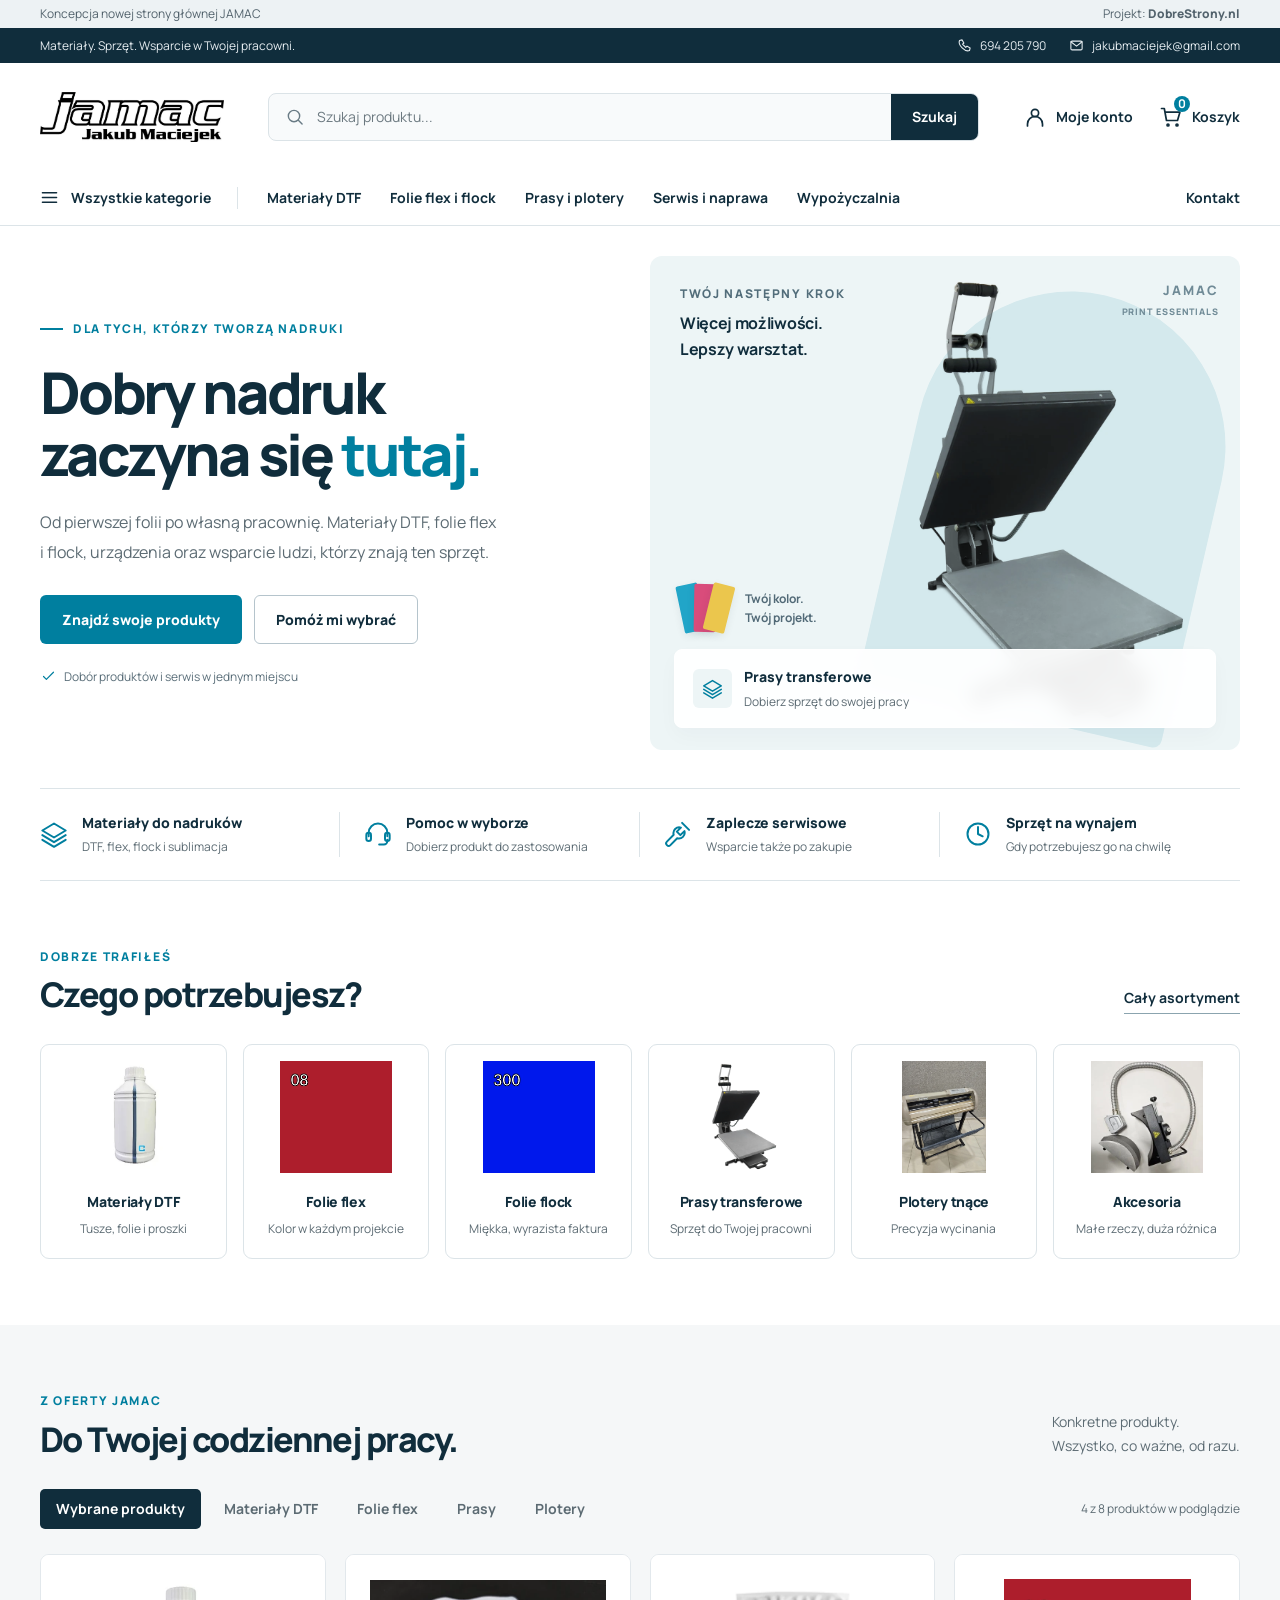
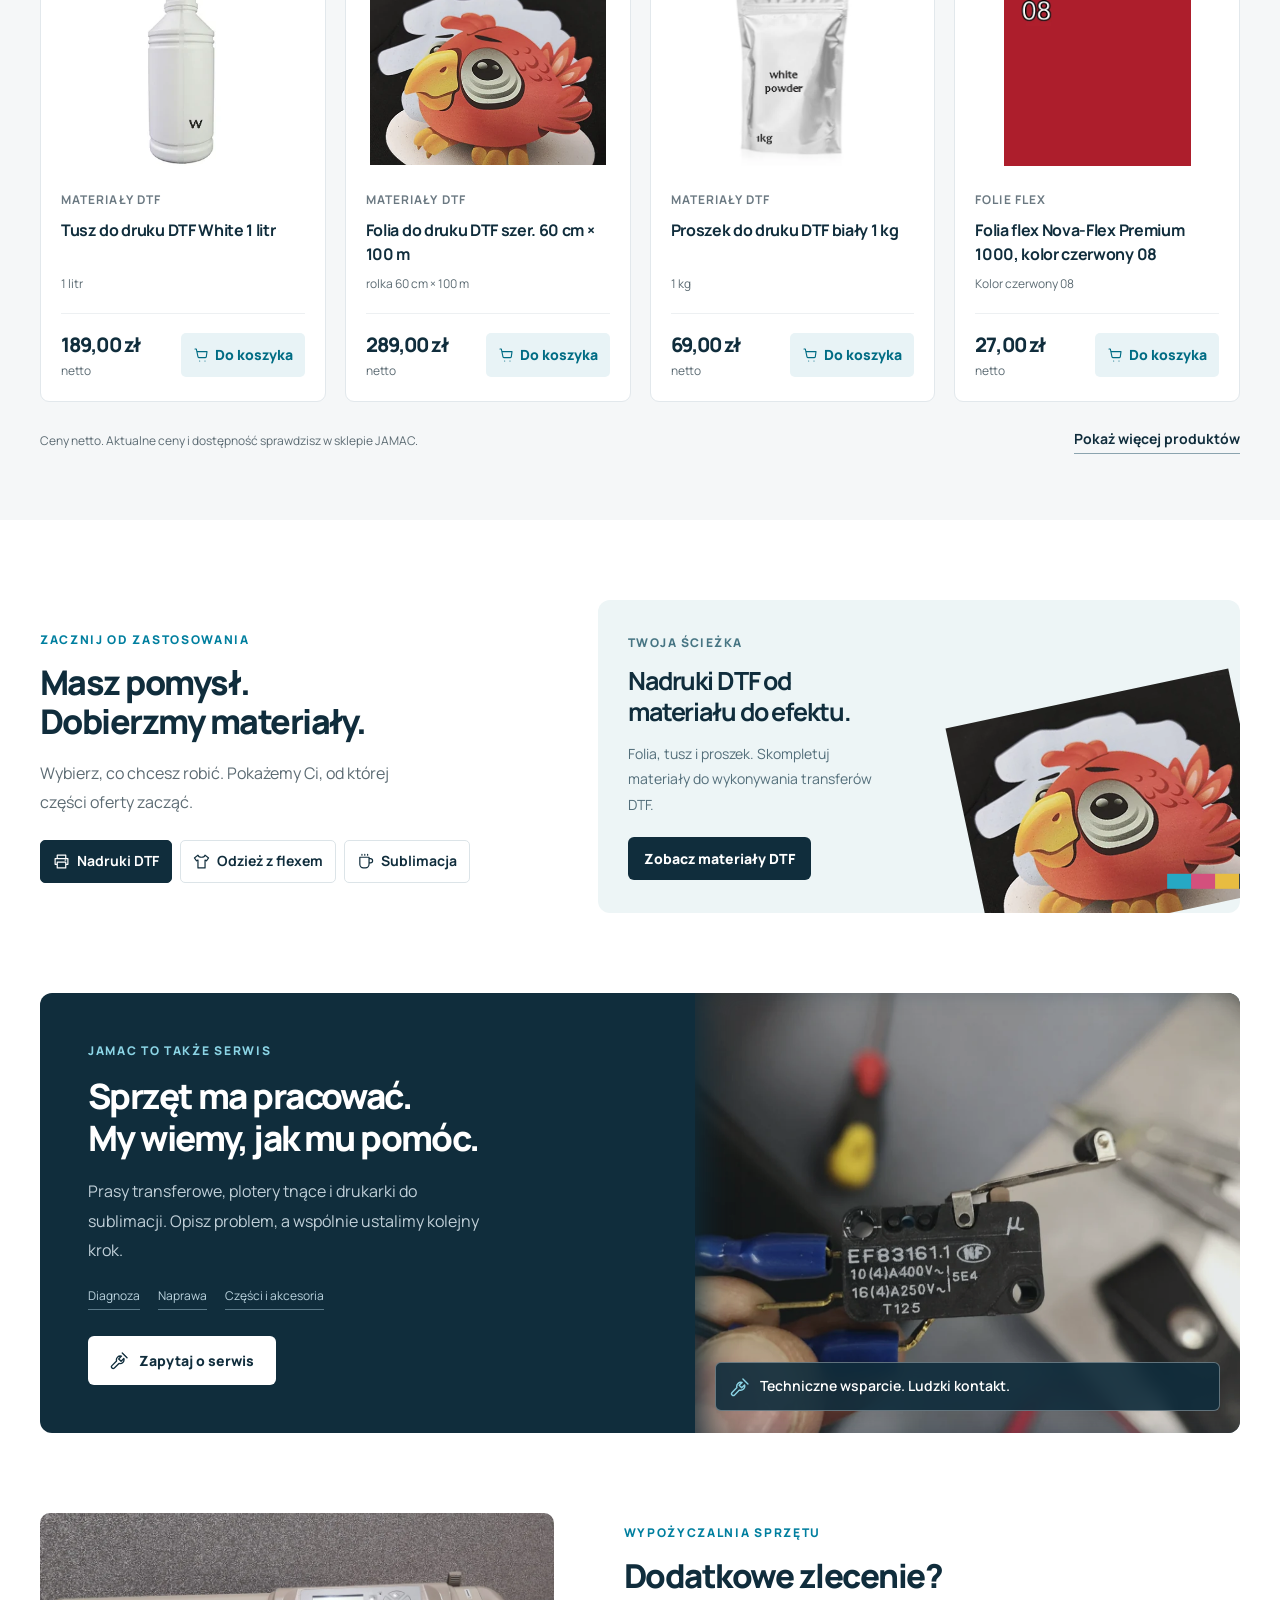
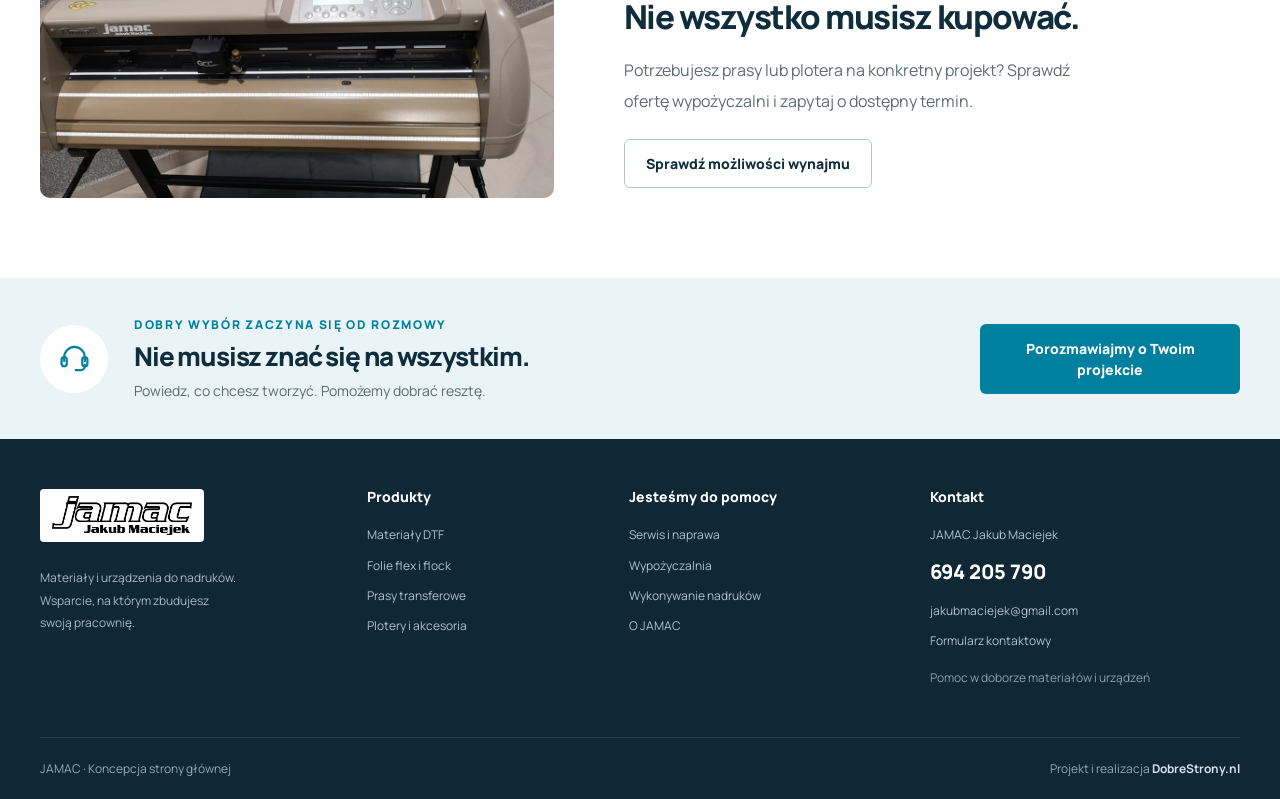
<file: jamac/index.html>
<!doctype html>
<html lang="pl">
<head>
  <meta charset="UTF-8">
  <meta name="viewport" content="width=device-width, initial-scale=1">
  <meta name="robots" content="noindex, nofollow">
  <meta name="theme-color" content="#102d3c">
  <title>JAMAC | Materiały, sprzęt i serwis dla Twoich nadruków</title>
  <meta name="description" content="Koncepcja nowej strony głównej JAMAC. Materiały DTF, folie flex i flock, prasy transferowe, plotery i wsparcie techniczne w jednym miejscu.">
  <link rel="icon" href="assets/logo.jpg" type="image/jpeg">
  <meta property="og:type" content="website">
  <meta property="og:locale" content="pl_PL">
  <meta property="og:title" content="JAMAC | Propozycja nowej strony głównej">
  <meta property="og:description" content="Klikalna wizualizacja redesignu sklepu przygotowana przez DobreStrony.nl. Zobacz nowy układ, kategorie i prostszą ścieżkę zakupową.">
  <meta property="og:image" content="https://dobrestronynl-hub.github.io/panele-dla-firm/jamac/preview/jamac-desktop.jpg">
  <meta property="og:url" content="https://dobrestronynl-hub.github.io/panele-dla-firm/jamac/">
  <meta name="twitter:card" content="summary_large_image">
  <link rel="preload" href="assets/fonts/manrope-800.ttf" as="font" type="font/ttf" crossorigin>
  <link rel="stylesheet" href="styles.css">
  <script src="data.js" defer></script>
  <script src="app.js" defer></script>
</head>
<body>
<svg class="svg-library" xmlns="http://www.w3.org/2000/svg" aria-hidden="true"><defs>
  <symbol id="i-search" viewBox="0 0 24 24"><circle cx="10.8" cy="10.8" r="6.8"/><path d="m16 16 4.5 4.5"/></symbol>
  <symbol id="i-cart" viewBox="0 0 24 24"><path d="M2.5 3.5h2.8l2.2 12h11l2.4-8.3H6.1"/><circle cx="9" cy="20" r="1"/><circle cx="18" cy="20" r="1"/></symbol>
  <symbol id="i-user" viewBox="0 0 24 24"><circle cx="12" cy="8" r="3.6"/><path d="M4.5 21v-2a7.5 7.5 0 0 1 15 0v2"/></symbol>
  <symbol id="i-menu" viewBox="0 0 24 24"><path d="M3 6h18M3 12h18M3 18h18"/></symbol>
  <symbol id="i-close" viewBox="0 0 24 24"><path d="m6 6 12 12M18 6 6 18"/></symbol>
  <symbol id="i-check" viewBox="0 0 24 24"><path d="m5 12 4 4L19 6"/></symbol>
  <symbol id="i-tools" viewBox="0 0 24 24"><path d="M14.5 6.5a5 5 0 0 0-6.2 6.2l-5.8 5.8a2.1 2.1 0 0 0 3 3l5.8-5.8a5 5 0 0 0 6.2-6.2L14 13l-3-3 3.5-3.5Z"/><path d="m15.5 2.5 6 6"/></symbol>
  <symbol id="i-headset" viewBox="0 0 24 24"><path d="M4 14V11a8 8 0 0 1 16 0v3M20 17v1a3 3 0 0 1-3 3h-4"/><rect x="2" y="11" width="4" height="7" rx="2"/><rect x="18" y="11" width="4" height="7" rx="2"/></symbol>
  <symbol id="i-box" viewBox="0 0 24 24"><path d="m12 2 9 5v10l-9 5-9-5V7l9-5Zm0 10 9-5M12 12 3 7m9 5v10M7.5 4.5l9 5V14"/></symbol>
  <symbol id="i-layers" viewBox="0 0 24 24"><path d="m12 3 10 6-10 6L2 9l10-6ZM2 13l10 6 10-6M2 17l10 6 10-6"/></symbol>
  <symbol id="i-shirt" viewBox="0 0 24 24"><path d="m7 3-5 4 3 4 2-1v11h10V10l2 1 3-4-5-4c-1 4-9 4-10 0Z"/></symbol>
  <symbol id="i-print" viewBox="0 0 24 24"><path d="M6 8V3h12v5M6 16H3V8h18v8h-3M6 13h12v8H6zM17 10h1"/></symbol>
  <symbol id="i-cup" viewBox="0 0 24 24"><path d="M4 6h13v10a5 5 0 0 1-5 5H9a5 5 0 0 1-5-5V6Zm13 2h2a3 3 0 0 1 0 6h-2M7 2v1M11 2v1M15 2v1"/></symbol>
  <symbol id="i-mail" viewBox="0 0 24 24"><rect x="3" y="5" width="18" height="14" rx="2"/><path d="m3 6 9 7 9-7"/></symbol>
  <symbol id="i-clock" viewBox="0 0 24 24"><circle cx="12" cy="12" r="9"/><path d="M12 6v6l4 2"/></symbol>
  <symbol id="i-phone" viewBox="0 0 24 24"><path d="M8 3 4 4c-3 7 9 19 16 16l1-4-5-3-2 2-5-5 2-2-3-5Z"/></symbol>
</defs></svg>

<a class="skip-link" href="#main">Przejdź do treści</a>
<div class="preview-bar"><div class="container preview-inner"><span>Koncepcja nowej strony głównej JAMAC</span><span>Projekt: <a href="https://dobrestrony.nl/" target="_blank" rel="noopener noreferrer">DobreStrony.nl</a></span></div></div>
<div class="utility-bar"><div class="container utility-inner"><span>Materiały. Sprzęt. Wsparcie w Twojej pracowni.</span><div class="utility-contact"><a href="tel:+48694205790"><svg class="icon"><use href="#i-phone"/></svg>694 205 790</a><a href="mailto:jakubmaciejek@gmail.com"><svg class="icon"><use href="#i-mail"/></svg>jakubmaciejek@gmail.com</a></div></div></div>

<header class="site-header">
  <div class="container main-header">
    <a class="brand" href="#" aria-label="JAMAC strona główna"><img src="assets/logo.jpg" alt="JAMAC Jakub Maciejek" width="1053" height="289"></a>
    <form id="search-form" class="search-form" role="search">
      <label class="sr-only" for="site-search">Szukaj produktów w wizualizacji</label>
      <svg class="icon search-leading"><use href="#i-search"/></svg>
      <input id="site-search" type="search" autocomplete="off" placeholder="Szukaj produktu..." aria-controls="search-results">
      <button type="submit" aria-label="Szukaj produktów">Szukaj</button>
      <ul id="search-results" class="search-results" hidden></ul>
      <span id="search-status" class="sr-only" role="status"></span>
    </form>
    <div class="header-actions">
      <a class="account-link" href="https://jamac.pl/my-account/" target="_blank" rel="noopener noreferrer"><svg class="icon"><use href="#i-user"/></svg><span>Moje konto</span></a>
      <button id="cart-open" class="cart-open" type="button" aria-label="Otwórz koszyk demonstracyjny"><span class="cart-icon"><svg class="icon"><use href="#i-cart"/></svg><span id="cart-count">0</span></span><span>Koszyk</span></button>
      <button id="menu-toggle" class="menu-toggle icon-button" type="button" aria-label="Otwórz menu" aria-controls="mobile-menu" aria-expanded="false"><svg class="icon"><use href="#i-menu"/></svg></button>
    </div>
  </div>
  <nav class="desktop-nav container" aria-label="Menu główne">
    <a class="catalog-link" href="#kategorie"><svg class="icon"><use href="#i-menu"/></svg>Wszystkie kategorie</a>
    <button type="button" data-category="dtf">Materiały DTF</button>
    <button type="button" data-category="folie">Folie flex i flock</button>
    <button type="button" data-category="urzadzenia">Prasy i plotery</button>
    <a href="#serwis">Serwis i naprawa</a>
    <a href="#wypozyczalnia">Wypożyczalnia</a>
    <a class="nav-contact" href="#kontakt">Kontakt</a>
  </nav>
  <nav id="mobile-menu" class="mobile-menu" aria-label="Menu mobilne" hidden>
    <a href="#kategorie">Wszystkie kategorie</a><button type="button" data-category="dtf">Materiały DTF</button><button type="button" data-category="folie">Folie flex i flock</button><button type="button" data-category="urzadzenia">Prasy i plotery</button><a href="#serwis">Serwis i naprawa</a><a href="#wypozyczalnia">Wypożyczalnia</a><a href="#kontakt">Kontakt i pomoc</a>
  </nav>
</header>

<main id="main">
  <section class="hero container" aria-labelledby="hero-title">
    <div class="hero-copy">
      <p class="eyebrow"><span class="eyebrow-line"></span>DLA TYCH, KTÓRZY TWORZĄ NADRUKI</p>
      <h1 id="hero-title">Dobry nadruk<br>zaczyna się <span>tutaj.</span></h1>
      <p class="hero-description">Od pierwszej folii po własną pracownię. Materiały DTF, folie flex i flock, urządzenia oraz wsparcie ludzi, którzy znają ten sprzęt.</p>
      <div class="hero-actions"><a class="button button-primary" href="#kategorie">Znajdź swoje produkty</a><a class="button button-outline" href="#dobierz">Pomóż mi wybrać</a></div>
      <div class="hero-reassurance"><svg class="icon"><use href="#i-check"/></svg><span>Dobór produktów i serwis w jednym miejscu</span></div>
    </div>
    <div class="hero-stage">
      <div class="stage-label"><span>TWÓJ NASTĘPNY KROK</span><strong>Więcej możliwości.<br>Lepszy warsztat.</strong></div>
      <div class="stage-stamp" aria-hidden="true">JAMAC<br><span>PRINT ESSENTIALS</span></div>
      <img class="hero-machine" src="assets/hero-press.webp" width="900" height="1230" alt="Prasa transferowa z wysuwaną płytą roboczą" fetchpriority="high">
      <div class="hero-materials"><span class="material-swatch swatch-cyan"></span><span class="material-swatch swatch-pink"></span><span class="material-swatch swatch-yellow"></span><span>Twój kolor.<br>Twój projekt.</span></div>
      <a class="hero-product-note" href="https://jamac.pl/kategoria-produktu/prasy-transferowe/" target="_blank" rel="noopener noreferrer"><span class="note-icon"><svg class="icon"><use href="#i-layers"/></svg></span><span><strong>Prasy transferowe</strong><small>Dobierz sprzęt do swojej pracy</small></span></a>
    </div>
  </section>

  <section class="benefits container" aria-label="Oferta i wsparcie">
    <div><svg class="icon"><use href="#i-layers"/></svg><p><strong>Materiały do nadruków</strong><span>DTF, flex, flock i sublimacja</span></p></div>
    <div><svg class="icon"><use href="#i-headset"/></svg><p><strong>Pomoc w wyborze</strong><span>Dobierz produkt do zastosowania</span></p></div>
    <div><svg class="icon"><use href="#i-tools"/></svg><p><strong>Zaplecze serwisowe</strong><span>Wsparcie także po zakupie</span></p></div>
    <div><svg class="icon"><use href="#i-clock"/></svg><p><strong>Sprzęt na wynajem</strong><span>Gdy potrzebujesz go na chwilę</span></p></div>
  </section>

  <section id="kategorie" class="categories section container" aria-labelledby="categories-title">
    <div class="section-heading"><div><p class="eyebrow">DOBRZE TRAFIŁEŚ</p><h2 id="categories-title">Czego potrzebujesz?</h2></div><a class="text-link" href="https://jamac.pl/sklep/" target="_blank" rel="noopener noreferrer">Cały asortyment</a></div>
    <div class="category-grid">
      <button class="category-card" type="button" data-category="dtf"><span class="category-image"><img src="assets/dtf-cyan.webp" width="300" height="300" alt="" loading="lazy"></span><strong>Materiały DTF</strong><span>Tusze, folie i proszki</span></button>
      <button class="category-card" type="button" data-category="flex"><span class="category-image"><img src="assets/flex-red.webp" width="300" height="300" alt="" loading="lazy"></span><strong>Folie flex</strong><span>Kolor w każdym projekcie</span></button>
      <button class="category-card" type="button" data-category="flock"><span class="category-image"><img src="assets/flock-blue.webp" width="300" height="300" alt="" loading="lazy"></span><strong>Folie flock</strong><span>Miękka, wyrazista faktura</span></button>
      <button class="category-card" type="button" data-category="prasy"><span class="category-image"><img src="assets/hero-press.webp" width="300" height="300" alt="" loading="lazy"></span><strong>Prasy transferowe</strong><span>Sprzęt do Twojej pracowni</span></button>
      <button class="category-card" type="button" data-category="plotery"><span class="category-image"><img src="assets/plotter.webp" width="300" height="300" alt="" loading="lazy"></span><strong>Plotery tnące</strong><span>Precyzja wycinania</span></button>
      <button class="category-card" type="button" data-category="akcesoria"><span class="category-image"><img src="assets/accessory.webp" width="300" height="300" alt="" loading="lazy"></span><strong>Akcesoria</strong><span>Małe rzeczy, duża różnica</span></button>
    </div>
  </section>

  <section id="produkty" class="products-section section" aria-labelledby="products-title">
    <div class="container">
      <div class="section-heading"><div><p class="eyebrow">Z OFERTY JAMAC</p><h2 id="products-title">Do Twojej codziennej pracy.</h2></div><p class="section-caption">Konkretne produkty.<br>Wszystko, co ważne, od razu.</p></div>
      <div class="product-controls"><div class="product-tabs" role="group" aria-label="Wybierz grupę produktów"><button class="is-active" type="button" data-filter="all" aria-pressed="true">Wybrane produkty</button><button type="button" data-filter="dtf" aria-pressed="false">Materiały DTF</button><button type="button" data-filter="flex" aria-pressed="false">Folie flex</button><button type="button" data-filter="prasy" aria-pressed="false">Prasy</button><button type="button" data-filter="plotery" aria-pressed="false">Plotery</button></div><span id="product-count" class="product-count"></span></div>
      <div id="product-grid" class="product-grid"></div>
      <div id="product-empty" class="empty-state" hidden><svg class="icon"><use href="#i-search"/></svg><h3>Nie znaleźliśmy tego w podglądzie.</h3><p>Sprawdź inną nazwę lub przejrzyj pełny katalog JAMAC.</p><a class="button button-outline" href="https://jamac.pl/sklep/" target="_blank" rel="noopener noreferrer">Przejdź do aktualnego sklepu</a></div>
      <noscript><p>Włącz JavaScript, aby zobaczyć produkty i przetestować koszyk. Możesz też <a href="https://jamac.pl/sklep/">przejść do katalogu JAMAC</a>.</p></noscript>
      <div class="products-after"><p>Ceny netto. Aktualne ceny i dostępność sprawdzisz w sklepie JAMAC.</p><button class="text-link" type="button" data-show-all>Pokaż więcej produktów</button></div>
    </div>
  </section>

  <section id="dobierz" class="use-section section container" aria-labelledby="use-heading">
    <div class="use-intro"><p class="eyebrow">ZACZNIJ OD ZASTOSOWANIA</p><h2 id="use-heading">Masz pomysł.<br>Dobierzmy materiały.</h2><p>Wybierz, co chcesz robić. Pokażemy Ci, od której części oferty zacząć.</p><div class="use-options" role="group" aria-label="Co chcesz tworzyć?"><button class="is-active" type="button" data-use="dtf" aria-pressed="true"><svg class="icon"><use href="#i-print"/></svg>Nadruki DTF</button><button type="button" data-use="odziez" aria-pressed="false"><svg class="icon"><use href="#i-shirt"/></svg>Odzież z flexem</button><button type="button" data-use="sublimacja" aria-pressed="false"><svg class="icon"><use href="#i-cup"/></svg>Sublimacja</button></div></div>
    <div class="use-result" aria-live="polite"><div class="use-result-copy"><span class="mini-label">TWOJA ŚCIEŻKA</span><h3 id="use-title">Nadruki DTF<br>od materiału do efektu.</h3><p id="use-description">Folia, tusz i proszek. Skompletuj materiały do wykonywania transferów DTF.</p><a id="use-link" class="button button-dark" href="https://jamac.pl/kategoria-produktu/dtf/" target="_blank" rel="noopener noreferrer">Zobacz materiały DTF</a></div><div class="use-image" aria-hidden="true"><img id="use-product-image" src="assets/dtf-film.webp" width="360" height="360" alt="" loading="lazy"><div class="use-color-strip"><i></i><i></i><i></i><i></i></div></div></div>
  </section>

  <section id="serwis" class="service-section container" aria-labelledby="service-title">
    <div class="service-copy"><p class="eyebrow">JAMAC TO TAKŻE SERWIS</p><h2 id="service-title">Sprzęt ma pracować.<br>My wiemy, jak mu pomóc.</h2><p>Prasy transferowe, plotery tnące i drukarki do sublimacji. Opisz problem, a wspólnie ustalimy kolejny krok.</p><div class="service-tags"><span>Diagnoza</span><span>Naprawa</span><span>Części i akcesoria</span></div><a class="button button-white" href="https://jamac.pl/serwis-pras-transferowych-serwis-ploterow-tnacych/" target="_blank" rel="noopener noreferrer"><svg class="icon"><use href="#i-tools"/></svg>Zapytaj o serwis</a></div>
    <div class="service-image"><img src="assets/service.webp" width="720" height="600" alt="Sprzęt i podzespoły w serwisie JAMAC" loading="lazy"><span class="service-image-caption"><svg class="icon"><use href="#i-tools"/></svg>Techniczne wsparcie. Ludzki kontakt.</span></div>
  </section>

  <section id="wypozyczalnia" class="rental-section section container" aria-labelledby="rental-title"><div class="rental-visual"><img src="assets/rental-plotter.webp" width="600" height="450" alt="Ploter tnący dostępny w ofercie wypożyczalni JAMAC" loading="lazy"></div><div class="rental-copy"><p class="eyebrow">WYPOŻYCZALNIA SPRZĘTU</p><h2 id="rental-title">Dodatkowe zlecenie?<br>Nie wszystko musisz kupować.</h2><p>Potrzebujesz prasy lub plotera na konkretny projekt? Sprawdź ofertę wypożyczalni i zapytaj o dostępny termin.</p><a class="button button-outline" href="https://jamac.pl/wypozyczanie-sprzetu/" target="_blank" rel="noopener noreferrer">Sprawdź możliwości wynajmu</a></div></section>

  <section id="kontakt" class="contact-section" aria-labelledby="contact-title"><div class="container contact-inner"><div class="contact-icon"><svg class="icon"><use href="#i-headset"/></svg></div><div><p class="eyebrow">DOBRY WYBÓR ZACZYNA SIĘ OD ROZMOWY</p><h2 id="contact-title">Nie musisz znać się na wszystkim.</h2><p>Powiedz, co chcesz tworzyć. Pomożemy dobrać resztę.</p></div><a class="button button-primary" href="https://jamac.pl/contact/" target="_blank" rel="noopener noreferrer">Porozmawiajmy o Twoim projekcie</a></div></section>
</main>

<footer class="site-footer"><div class="container footer-main"><div class="footer-brand"><a class="footer-logo" href="#" aria-label="JAMAC strona główna"><img src="assets/logo.jpg" alt="JAMAC Jakub Maciejek" width="1053" height="289" loading="lazy"></a><p>Materiały i urządzenia do nadruków.<br>Wsparcie, na którym zbudujesz<br>swoją pracownię.</p></div><div class="footer-column"><h3>Produkty</h3><a href="https://jamac.pl/kategoria-produktu/dtf/" target="_blank" rel="noopener noreferrer">Materiały DTF</a><a href="#kategorie">Folie flex i flock</a><a href="https://jamac.pl/kategoria-produktu/prasy-transferowe/" target="_blank" rel="noopener noreferrer">Prasy transferowe</a><a href="#kategorie">Plotery i akcesoria</a></div><div class="footer-column"><h3>Jesteśmy do pomocy</h3><a href="https://jamac.pl/serwis-pras-transferowych-serwis-ploterow-tnacych/" target="_blank" rel="noopener noreferrer">Serwis i naprawa</a><a href="https://jamac.pl/wypozyczanie-sprzetu/" target="_blank" rel="noopener noreferrer">Wypożyczalnia</a><a href="https://jamac.pl/wykonywanie-nadrukow/" target="_blank" rel="noopener noreferrer">Wykonywanie nadruków</a><a href="https://jamac.pl/o-nas/" target="_blank" rel="noopener noreferrer">O JAMAC</a></div><div class="footer-column footer-contact"><h3>Kontakt</h3><p>JAMAC Jakub Maciejek</p><a class="footer-phone" href="tel:+48694205790">694 205 790</a><a href="mailto:jakubmaciejek@gmail.com">jakubmaciejek@gmail.com</a><a href="https://jamac.pl/contact/" target="_blank" rel="noopener noreferrer">Formularz kontaktowy</a><span class="footer-note">Pomoc w doborze materiałów i urządzeń</span></div></div><div class="container footer-bottom"><span>JAMAC · Koncepcja strony głównej</span><span>Projekt i realizacja <a href="https://dobrestrony.nl/" target="_blank" rel="noopener noreferrer">DobreStrony.nl</a></span></div></footer>

<dialog id="cart-dialog" class="cart-dialog" aria-labelledby="cart-title"><div class="cart-header"><div><p class="eyebrow">TWÓJ WYBÓR</p><h2 id="cart-title">Koszyk</h2></div><button class="icon-button" type="button" data-close-cart aria-label="Zamknij koszyk"><svg class="icon"><use href="#i-close"/></svg></button></div><p class="cart-demo-note">To koszyk demonstracyjny. Możesz przetestować dodawanie produktów i zmianę ilości. Podgląd nie składa zamówień.</p><div id="cart-empty" class="cart-empty"><svg class="icon"><use href="#i-cart"/></svg><h3>Zrób miejsce na dobry pomysł.</h3><p>Dodaj pierwszy produkt i sprawdź nowy koszyk.</p><button class="button button-primary" type="button" data-close-cart>Wybierz produkty</button></div><div id="cart-filled" hidden><div id="cart-items"></div><div class="cart-summary"><span>Razem netto</span><strong id="cart-total">0,00 zł</strong></div><p class="cart-tax-note">VAT i koszty dostawy nie są obliczane w wizualizacji.</p><a class="button button-primary cart-shop-link" href="https://jamac.pl/sklep/" target="_blank" rel="noopener noreferrer">Przejdź do aktualnego sklepu JAMAC</a><button class="button button-outline cart-shop-link" type="button" data-close-cart>Wróć do przeglądania</button></div></dialog>
<div id="toast" class="toast" role="status" aria-live="polite"></div>
</body>
</html>
</file>
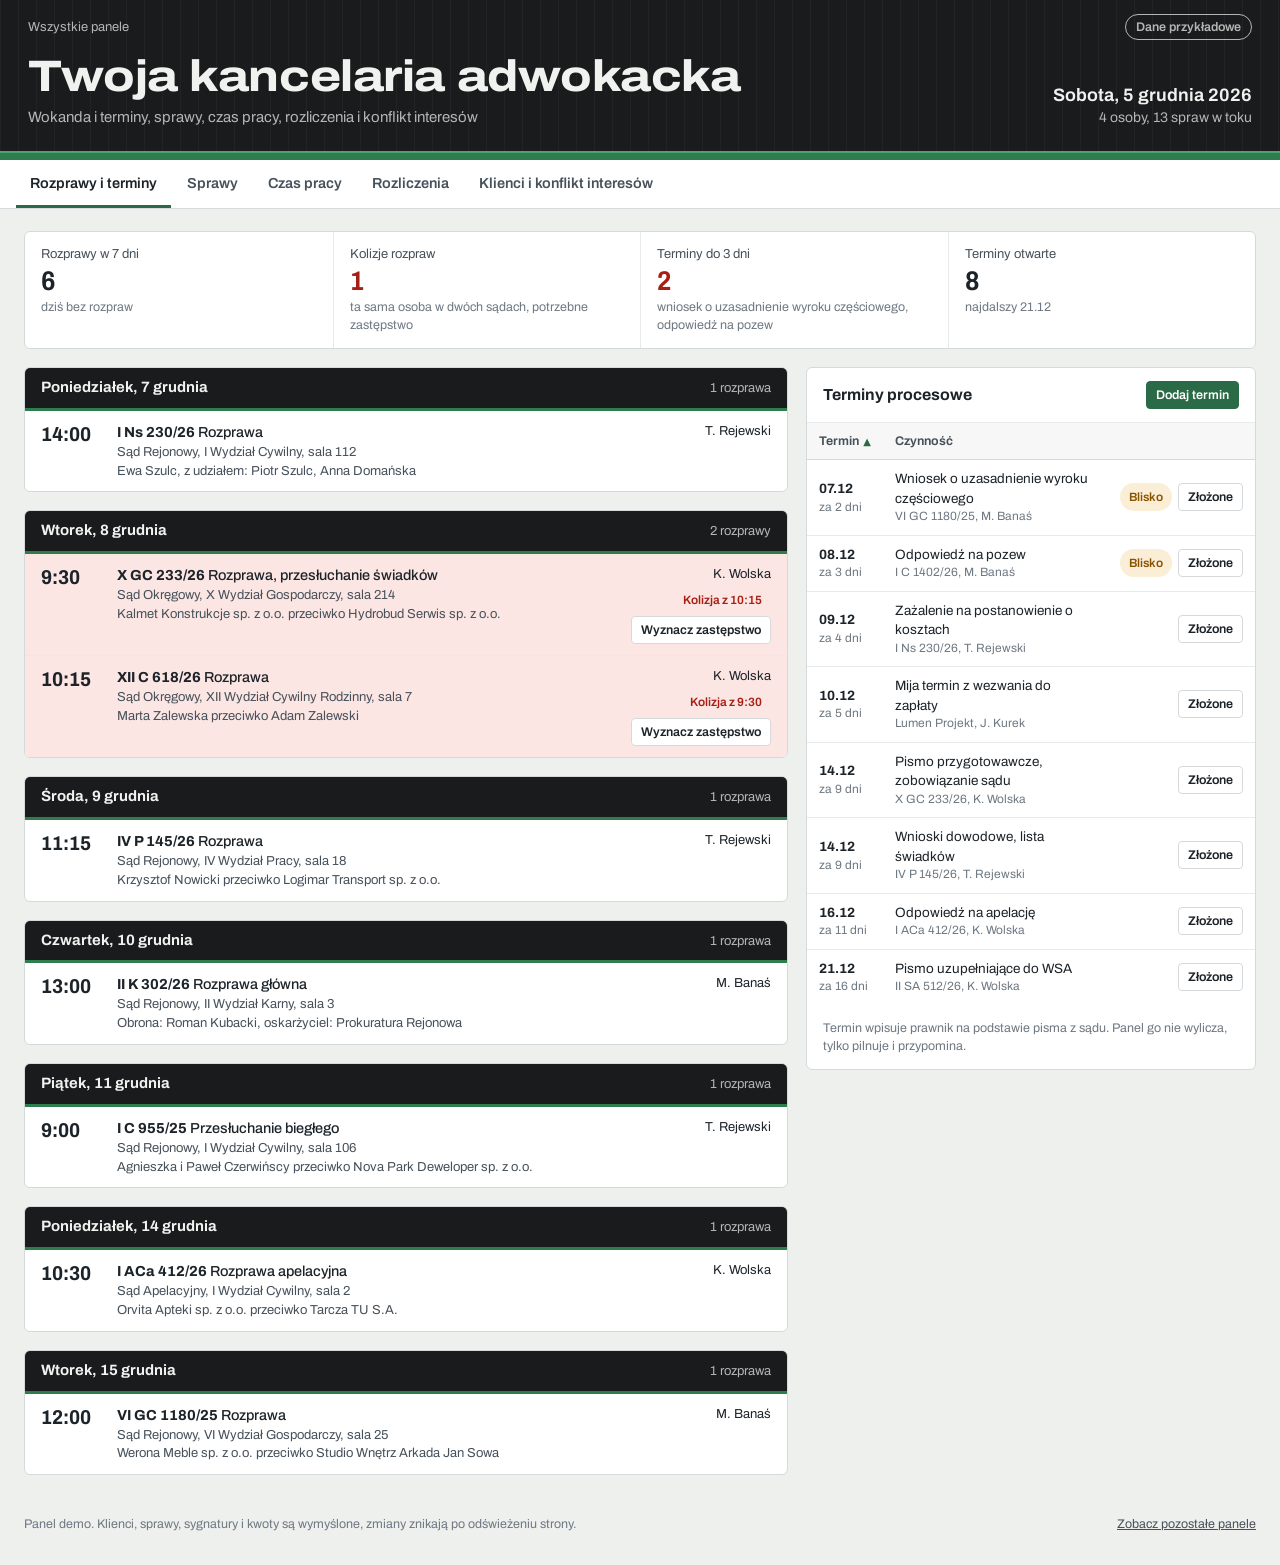
<file: kancelaria/index.html>
<!doctype html>
<html lang="pl">
<head>
<meta charset="utf-8">
<meta name="viewport" content="width=device-width, initial-scale=1">
<title>Kancelaria adwokacka – panel demo</title>
<meta name="description" content="Panel demo dla kancelarii adwokackiej: wokanda i terminy, sprawy, czas pracy ze stoperem, rozliczenia i faktury, sprawdzanie konfliktu interesów. Dane przykładowe.">
<link rel="preconnect" href="https://fonts.googleapis.com">
<link rel="preconnect" href="https://fonts.gstatic.com" crossorigin>
<link rel="stylesheet" href="https://fonts.googleapis.com/css2?family=Archivo:wdth,wght@62..125,100..900&display=swap">
<link rel="stylesheet" href="../assets/panel.css">
<style>
  /* Szyld w kolorze togi, pod nim zielony pas jak żabot adwokacki */
  body {
    --sign-bg: #191B1D; --sign-fg: #F1F2EF; --sign-sub: rgba(241, 242, 239, .72);
    --sign-pattern: repeating-linear-gradient(90deg, rgba(255, 255, 255, .035) 0 1px, transparent 1px 18px);
    --sign-band: linear-gradient(to bottom, #4FA172 0 2px, #2E7D4F 2px); --sign-band-h: 9px;
    --accent: #2B6A47; --accent-ink: #FFFFFF; --accent-soft: #E3EFE7; --accent-line: #2B6A47;
  }

  /* Wokanda: lista rozpraw na dany dzień */
  .wok { background: var(--surface); border: 1px solid var(--line); border-radius: var(--r-box); overflow: hidden; }
  .wok-h { background: #191B1D; color: #F1F2EF; padding: 9px 16px; display: flex; justify-content: space-between; gap: 10px; align-items: baseline; border-bottom: 3px solid #2E7D4F; }
  .wok-h b { font-size: 15px; font-weight: 680; }
  .wok-h span { font-size: 13px; color: rgba(241, 242, 239, .72); }
  .wok-row { display: grid; grid-template-columns: 62px minmax(0, 1fr) auto; gap: 14px; padding: 11px 16px; border-bottom: 1px solid var(--line-soft); align-items: start; }
  .wok-row:last-child { border-bottom: 0; }
  .wok-t { font-size: 20px; font-weight: 720; font-stretch: 90%; font-variant-numeric: tabular-nums; line-height: 1.2; }
  .wok-sig { font-weight: 720; font-size: 14.5px; }
  .wok-sub { font-size: 13px; color: var(--ink-2); }
  .wok-who { text-align: right; font-size: 13px; display: flex; flex-direction: column; gap: 5px; align-items: flex-end; }
  .wok-row.clash { background: var(--bad-soft); }

  /* Stoper */
  .timer { display: grid; grid-template-columns: minmax(0, 1fr) auto; gap: 16px; align-items: end; }
  .clock { font-size: 44px; font-weight: 700; font-stretch: 86%; font-variant-numeric: tabular-nums; line-height: 1; letter-spacing: .01em; }
  .clock.run { color: var(--accent-line); }
  .timer .btn { padding: 11px 22px; font-size: 15px; }

  /* Konflikt interesów */
  .cf-q { display: flex; gap: 8px; flex-wrap: wrap; }
  .cf-q input { flex: 1 1 280px; font-size: 17px; padding: 11px 13px; }
  .verdict { border-radius: var(--r-box); padding: 12px 14px; font-size: 14.5px; border: 1px solid var(--line); background: var(--surface-2); }
  .verdict.ok { background: var(--ok-soft); border-color: #B9DCC7; }
  .verdict.warn { background: var(--warn-soft); border-color: #E9CF9D; }
  .verdict.bad { background: var(--bad-soft); border-color: #EDB9B2; }
  .hit { display: grid; grid-template-columns: 150px minmax(0, 1fr) auto; gap: 12px; padding: 10px 2px; border-bottom: 1px solid var(--line-soft); align-items: center; }
  .hit:last-child { border-bottom: 0; }
  .hit b { display: block; }
  .hit span.sub { font-size: 12.5px; color: var(--ink-3); }

  @media (max-width: 640px) {
    .wok-row { grid-template-columns: 52px minmax(0, 1fr); }
    .wok-who { grid-column: 2; align-items: flex-start; text-align: left; }
    .hit { grid-template-columns: minmax(0, 1fr); gap: 4px; }
    .timer { grid-template-columns: minmax(0, 1fr); }
  }
</style>
</head>
<body>

<header class="sign">
  <div class="sign-top">
    <a href="../index.html">Wszystkie panele</a>
    <span class="demo-flag">Dane przykładowe</span>
  </div>
  <div class="sign-inner">
    <div>
      <h1>Twoja kancelaria adwokacka</h1>
      <p class="sign-sub">Wokanda i terminy, sprawy, czas pracy, rozliczenia i konflikt interesów</p>
    </div>
    <div class="sign-meta"><strong id="sign-day"></strong><span id="sign-sub"></span></div>
  </div>
</header>

<nav class="tabs" aria-label="Moduły panelu">
  <div class="tabs-inner" role="tablist">
    <button class="tab" data-tab="terminy">Rozprawy i terminy</button>
    <button class="tab" data-tab="sprawy">Sprawy</button>
    <button class="tab" data-tab="czas">Czas pracy</button>
    <button class="tab" data-tab="rozliczenia">Rozliczenia</button>
    <button class="tab" data-tab="konflikt">Klienci i konflikt interesów</button>
  </div>
</nav>

<main>
  <!-- TERMINY -->
  <section data-panel="terminy" class="stack">
    <div id="te-strip"></div>
    <div class="cols">
      <div class="stack" id="te-wok"></div>
      <div class="box">
        <div class="box-h"><h2>Terminy procesowe</h2><button class="btn sm primary" id="te-add">Dodaj termin</button></div>
        <div class="box-b flush" id="te-dead"></div>
        <div class="box-b"><p class="small muted">Termin wpisuje prawnik na podstawie pisma z sądu. Panel go nie wylicza, tylko pilnuje i przypomina.</p></div>
      </div>
    </div>
  </section>

  <!-- SPRAWY -->
  <section data-panel="sprawy" class="stack">
    <div id="sp-strip"></div>
    <div class="box">
      <div class="box-h"><div class="row"><input id="sp-q" class="inp" type="search" placeholder="Szukaj sprawy" aria-label="Szukaj sprawy: sygnatura, klient, druga strona"><div id="sp-filter"></div></div><p>Kliknij sprawę, żeby zobaczyć kartę</p></div>
      <div class="box-b flush scroll-lg" id="sp-table"></div>
    </div>
  </section>

  <!-- CZAS PRACY -->
  <section data-panel="czas" class="stack">
    <div id="cz-strip"></div>
    <div class="cols">
      <div class="box">
        <div class="box-h"><h2>Stoper</h2><p>czas zaokrąglany w górę do 6 minut</p></div>
        <div class="box-b">
          <div class="form-grid">
            <label class="field"><span>Kto</span><select id="tm-who"></select></label>
            <label class="field"><span>Czynność</span><select id="tm-act"></select></label>
            <label class="field full"><span>Sprawa</span><select id="tm-case"></select></label>
          </div>
          <div class="timer" style="margin-top:16px">
            <div><div class="clock" id="tm-clock" aria-live="off">0:00:00</div><p class="small muted" id="tm-note" style="margin-top:6px">Stoper nie działa</p></div>
            <div class="row"><button class="btn" id="tm-manual">Wpisz ręcznie</button><button class="btn primary" id="tm-go">Start</button></div>
          </div>
        </div>
      </div>
      <div class="box">
        <div class="box-h"><h2>Godziny z 7 dni</h2><p>kreska: cel 30 h</p></div>
        <div class="box-b"><div id="cz-bars"></div></div>
      </div>
    </div>
    <div class="box">
      <div class="box-h"><div id="cz-filter"></div><p>Ostatnie 7 dni</p></div>
      <div class="box-b flush scroll-lg" id="cz-table"></div>
    </div>
  </section>

  <!-- ROZLICZENIA -->
  <section data-panel="rozliczenia" class="stack">
    <div id="ro-strip"></div>
    <div class="box">
      <div class="box-h"><h2>Klienci i sposób rozliczenia</h2><p>godziny z ostatnich 30 dni, kwoty netto</p></div>
      <div class="box-b flush" id="ro-table"></div>
    </div>
    <div class="box">
      <div class="box-h"><h2>Faktury</h2><p>VAT 23%</p></div>
      <div class="box-b flush" id="ro-fv"></div>
    </div>
  </section>

  <!-- KONFLIKT -->
  <section data-panel="konflikt" class="stack">
    <div class="box">
      <div class="box-h"><div><h2>Sprawdź konflikt interesów</h2><p>Przed przyjęciem nowego klienta lub sprawy. Szukamy też odmian nazwiska.</p></div></div>
      <div class="box-b">
        <div class="cf-q"><input id="cf-q" class="inp" type="search" value="Zalewski" aria-label="Imię i nazwisko albo nazwa firmy" placeholder="Imię i nazwisko albo nazwa firmy"><button class="btn primary" id="cf-save">Zapisz sprawdzenie w rejestrze</button></div>
        <div id="cf-res" style="margin-top:14px"></div>
      </div>
    </div>
    <div class="cols">
      <div class="box">
        <div class="box-h"><h2>Klienci</h2><p>przychód netto z 12 miesięcy</p></div>
        <div class="box-b flush" id="cf-clients"></div>
      </div>
      <div class="box">
        <div class="box-h"><h2>Rejestr sprawdzeń</h2></div>
        <div class="box-b flush" id="cf-log"></div>
      </div>
    </div>
  </section>
</main>

<footer class="foot">
  <span>Panel demo. Klienci, sprawy, sygnatury i kwoty są wymyślone, zmiany znikają po odświeżeniu strony.</span>
  <a href="../index.html">Zobacz pozostałe panele</a>
</footer>

<script src="../assets/panel.js"></script>
<script>
(function () {
  'use strict';
  var r = P.rng(5512);
  var TODAY = P.today();
  var VAT = 0.23;

  /* ---------- Dane przykładowe ---------- */
  var LAW = [
    { id: 'kw', n: 'adw. Katarzyna Wolska', s: 'K. Wolska', role: 'partnerka', rate: 550, adw: true },
    { id: 'mb', n: 'adw. Michał Banaś', s: 'M. Banaś', role: 'adwokat', rate: 450, adw: true },
    { id: 'tr', n: 'adw. Tomasz Rejewski', s: 'T. Rejewski', role: 'adwokat', rate: 450, adw: true },
    { id: 'jk', n: 'apl. adw. Julia Kurek', s: 'J. Kurek', role: 'aplikantka adwokacka', rate: 250, adw: false }
  ];
  var LW = {}; LAW.forEach(function (l) { LW[l.id] = l; });
  /* model: h = godzinowo, abo = ryczałt miesięczny z limitem godzin, fix = ryczałt za sprawę */
  var CLIENTS = [
    { id: 'kal', n: 'Kalmet Konstrukcje sp. z o.o.', firm: 1, model: 'h', op: 'kw', since: 2021 },
    { id: 'wer', n: 'Werona Meble sp. z o.o.', firm: 1, model: 'abo', fee: 4000, incl: 20, over: 350, op: 'mb', since: 2019 },
    { id: 'zal', n: 'Marta Zalewska', firm: 0, model: 'fix', fee: 9000, before: 16, op: 'kw', since: 2026 },
    { id: 'now', n: 'Krzysztof Nowicki', firm: 0, model: 'fix', fee: 4000, before: 6, bonus: 'premia 10% zasądzonej kwoty', op: 'tr', since: 2026 },
    { id: 'kub', n: 'Roman Kubacki', firm: 0, model: 'fix', fee: 6000, before: 10, op: 'mb', since: 2026 },
    { id: 'cze', n: 'Agnieszka i Paweł Czerwińscy', firm: 0, model: 'h', op: 'tr', since: 2025 },
    { id: 'orv', n: 'Orvita Apteki sp. z o.o.', firm: 1, model: 'h', cap: 80000, capUsed: 30000, op: 'kw', since: 2022 },
    { id: 'lum', n: 'Lumen Projekt sp. z o.o.', firm: 1, model: 'h', op: 'mb', since: 2024 },
    { id: 'szu', n: 'Ewa Szulc', firm: 0, model: 'fix', fee: 5000, before: 8, op: 'tr', since: 2026 },
    { id: 'wsp', n: 'Wspólnota Mieszkaniowa Lipowa 12', firm: 1, model: 'fix', fee: 3500, before: 4, op: 'kw', since: 2025 },
    { id: 'lip', n: 'Tomasz Lipiński', firm: 0, model: 'fix', fee: 2500, before: 2, op: 'mb', since: 2026 }
  ];
  var CLI = {}; CLIENTS.forEach(function (c) { CLI[c.id] = c; });
  var CASES = [
    { id: 's1', w: 3, sig: 'X GC 233/26', court: 'Sąd Okręgowy, X Wydział Gospodarczy', cl: 'kal', vs: ['Hydrobud Serwis sp. z o.o.'], subj: 'Zapłata za roboty dodatkowe', wps: 186400, etap: 'I instancja', who: 'kw', team: ['kw', 'jk', 'tr'] },
    { id: 's2', w: 0.6, sig: 'VI GC 1180/25', court: 'Sąd Rejonowy, VI Wydział Gospodarczy', cl: 'wer', vs: ['Studio Wnętrz Arkada Jan Sowa'], subj: 'Zapłata za dostawę mebli', wps: 42300, etap: 'I instancja', who: 'mb', team: ['mb', 'jk'] },
    { id: 's3', w: 0.5, sig: 'XII C 618/26', court: 'Sąd Okręgowy, XII Wydział Cywilny Rodzinny', cl: 'zal', vs: ['Adam Zalewski'], subj: 'Rozwód, alimenty na dzieci', etap: 'I instancja', who: 'kw', team: ['kw'] },
    { id: 's4', w: 0.35, sig: 'IV P 145/26', court: 'Sąd Rejonowy, IV Wydział Pracy', cl: 'now', vs: ['Logimar Transport sp. z o.o.'], subj: 'Przywrócenie do pracy, wynagrodzenie', wps: 38000, etap: 'I instancja', who: 'tr', team: ['tr', 'jk'] },
    { id: 's5', w: 0.4, sig: 'II K 302/26', court: 'Sąd Rejonowy, II Wydział Karny', cl: 'kub', vs: ['Prokuratura Rejonowa'], vsRole: 'Oskarżyciel', subj: 'Obrona w sprawie o wypadek drogowy', etap: 'I instancja', who: 'mb', team: ['mb'] },
    { id: 's6', w: 2.5, sig: 'I C 955/25', court: 'Sąd Rejonowy, I Wydział Cywilny', cl: 'cze', vs: ['Nova Park Deweloper sp. z o.o.'], subj: 'Wady mieszkania, obniżenie ceny', wps: 64000, etap: 'I instancja', who: 'tr', team: ['tr', 'jk'] },
    { id: 's7', w: 3, sig: 'I ACa 412/26', court: 'Sąd Apelacyjny, I Wydział Cywilny', cl: 'orv', vs: ['Tarcza TU S.A.'], subj: 'Odszkodowanie z polisy', wps: 312000, etap: 'apelacja', who: 'kw', team: ['kw', 'mb'] },
    { id: 's8', w: 1.5, sig: '', court: 'przed skierowaniem do sądu', cl: 'lum', vs: ['Fabryka Okien Dąbek sp.j.'], subj: 'Kary umowne za opóźnienie dostawy', wps: 28000, etap: 'przedsądowy', who: 'mb', team: ['mb', 'jk'] },
    { id: 's9', w: 0.6, sig: 'Km 1240/26', court: 'Komornik sądowy', cl: 'kal', vs: ['Instal-Tech Marek Pawlak'], subj: 'Egzekucja zasądzonej kwoty', wps: 54800, etap: 'egzekucja', who: 'kw', team: ['jk'] },
    { id: 's10', w: 0.35, sig: 'I Ns 230/26', court: 'Sąd Rejonowy, I Wydział Cywilny', cl: 'szu', vs: ['Piotr Szulc', 'Anna Domańska'], vsRole: 'Uczestnik postępowania', subj: 'Dział spadku', etap: 'I instancja', who: 'tr', team: ['tr'] },
    { id: 's11', w: 0.6, sig: '', court: 'obsługa stała', cl: 'wer', vs: [], subj: 'Bieżąca obsługa: umowy, windykacja', etap: 'obsługa stała', who: 'mb', team: ['mb', 'jk'] },
    { id: 's12', w: 0.3, sig: 'II SA 512/26', court: 'Wojewódzki Sąd Administracyjny', cl: 'wsp', vs: ['Prezydent Miasta'], vsRole: 'Organ', subj: 'Skarga na decyzję o warunkach zabudowy', etap: 'sąd administracyjny', who: 'kw', team: ['kw', 'jk'] },
    { id: 's13', w: 0.25, sig: 'I C 1402/26', court: 'Sąd Rejonowy, I Wydział Cywilny', cl: 'lip', vs: ['Omega Fundusz Sekurytyzacyjny'], subj: 'Obrona przed pozwem o zapłatę', wps: 9800, etap: 'I instancja', who: 'mb', team: ['mb', 'jk'] }
  ];
  var CS = {}; CASES.forEach(function (c) { CS[c.id] = c; });
  function partiesTxt(c) {
    var cl = CLI[c.cl].n, vs = c.vs.join(', ');
    if (!c.vs.length) return cl;
    if (c.vsRole === 'Oskarżyciel') return 'Obrona: ' + cl + ', oskarżyciel: ' + vs;
    if (c.vsRole === 'Uczestnik postępowania') return cl + ', z udziałem: ' + vs;
    if (c.vsRole === 'Organ') return cl + ', organ: ' + vs;
    return cl + ' przeciwko ' + vs;
  }
  function caseName(c) { return c.sig || CLI[c.cl].n.split(' sp.')[0]; }

  function wd(n) { var d = TODAY; while (P.isWeekend(d)) d = P.addDays(d, 1); return n ? P.addWorkdays(d, n) : d; }
  function weekday(d) { while (P.isWeekend(d)) d = P.addDays(d, 1); return d; }

  /* rozprawy: [sprawa, dzień roboczy, godzina, sala, co] */
  var HEAR = [
    ['s10', 0, 14 * 60, '112', 'Rozprawa'],
    ['s1', 1, 9 * 60 + 30, '214', 'Rozprawa, przesłuchanie świadków'],
    ['s3', 1, 10 * 60 + 15, '7', 'Rozprawa'],
    ['s4', 2, 11 * 60 + 15, '18', 'Rozprawa'],
    ['s5', 3, 13 * 60, '3', 'Rozprawa główna'],
    ['s6', 4, 9 * 60, '106', 'Przesłuchanie biegłego'],
    ['s7', 5, 10 * 60 + 30, '2', 'Rozprawa apelacyjna'],
    ['s2', 6, 12 * 60, '25', 'Rozprawa'],
    ['s12', 8, 9 * 60, 'C', 'Rozprawa'],
    ['s13', 9, 11 * 60, '109', 'Rozprawa']
  ].map(function (h, i) { return { id: 'h' + i, cs: h[0], d: wd(h[1]), t: h[2], sala: h[3], what: h[4], sub: null }; });
  /* terminy procesowe: [sprawa, termin (dni od dziś), czynność, doręczono (dni temu), kto] */
  var DEAD = [
    ['s2', 1, 'Wniosek o uzasadnienie wyroku częściowego', 6, 'mb'],
    ['s13', 3, 'Odpowiedź na pozew', 11, 'mb'],
    ['s10', 4, 'Zażalenie na postanowienie o kosztach', 3, 'tr'],
    ['s8', 5, 'Mija termin z wezwania do zapłaty', 9, 'jk'],
    ['s1', 7, 'Pismo przygotowawcze, zobowiązanie sądu', 8, 'kw'],
    ['s4', 9, 'Wnioski dowodowe, lista świadków', 5, 'tr'],
    ['s7', 11, 'Odpowiedź na apelację', 3, 'kw'],
    ['s12', 14, 'Pismo uzupełniające do WSA', 1, 'kw']
  ].map(function (x, i) { return { id: 'd' + i, cs: x[0], due: weekday(P.addDays(TODAY, x[1])), what: x[2], served: P.addDays(TODAY, -x[3]), who: x[4], done: false }; });

  /* wpisy czasu pracy z 28 dni */
  var ACTS = ['Analiza akt', 'Projekt pisma procesowego', 'Spotkanie z klientem', 'Korespondencja z klientem', 'Rozmowa telefoniczna', 'Przegląd dokumentów', 'Kwerenda orzecznictwa', 'Projekt umowy', 'Rozprawa', 'Dojazd do sądu'];
  var TE = [], teN = 0;
  function wpick(list) { var tot = list.reduce(function (s, c) { return s + c.w; }, 0), x = r() * tot; for (var i = 0; i < list.length; i++) { x -= list[i].w; if (x <= 0) return list[i]; } return list[list.length - 1]; }
  for (var back = 27; back >= 0; back--) {
    var day = P.addDays(TODAY, -back);
    if (P.isWeekend(day)) continue;
    LAW.forEach(function (l) {
      var mine = CASES.filter(function (c) { return c.team.indexOf(l.id) >= 0; });
      var left = (back === 0 ? 2.5 : 4.5 + r() * 2.5) * (l.id === 'jk' ? 1.1 : 1);
      while (left > 0.25) {
        var c = wpick(mine), h = Math.min(left, Math.round((0.3 + r() * 2.2) * 10) / 10);
        var act = c.id === 's11' ? P.pick(r, ['Projekt umowy', 'Korespondencja z klientem', 'Przegląd dokumentów', 'Rozmowa telefoniczna']) : P.pick(r, ACTS.slice(0, 7));
        TE.push({ id: 'e' + (teN++), d: day, who: l.id, cs: c.id, act: act, h: Math.round(h * 10) / 10, billed: back > 14 });
        left -= h;
      }
    });
  }
  function teRate(e) { return CLI[CS[e.cs].cl].model === 'h' ? LW[e.who].rate : 0; }
  function inDays(e, n) { return P.days(e.d, TODAY) < n; }

  /* faktury: [klient, netto, wystawiona (dni temu), termin (dni od dziś), zapłacona (dni temu) lub null] */
  var FV = [
    ['kal', 18600, 32, -18, 20], ['wer', 4000, 32, -18, 17], ['orv', 14250, 30, -16, null], ['zal', 3000, 25, -11, 12],
    ['cze', 3150, 20, -6, null], ['kub', 6000, 14, 0, null], ['lum', 2700, 9, 5, null], ['wer', 4000, 1, 13, null]
  ].map(function (f, i) {
    var iss = P.addDays(TODAY, -f[2]);
    return { id: 'f' + i, cl: f[0], net: f[1], iss: iss, due: P.addDays(TODAY, f[3]), paid: f[4] != null ? P.addDays(TODAY, -f[4]) : null };
  });
  var fvSeq = {};
  FV.forEach(function (f) { var k = (f.iss.getMonth() + 1) + '/' + f.iss.getFullYear(); fvSeq[k] = (fvSeq[k] || 40) + 1; f.nr = 'FV ' + fvSeq[k] + '/' + k; });
  function fvNumber() { var k = (TODAY.getMonth() + 1) + '/' + TODAY.getFullYear(); fvSeq[k] = (fvSeq[k] || 0) + 1; return 'FV ' + fvSeq[k] + '/' + k; }

  /* rejestr sprawdzeń konfliktu */
  var LOG = [
    { d: P.addDays(TODAY, -3), who: 'kw', q: 'Lipiński Tomasz', res: 'brak trafień' },
    { d: P.addDays(TODAY, -12), who: 'tr', q: 'Szulc', res: 'brak trafień' }
  ];

  P.$('#sign-day').textContent = P.dayTitle(TODAY);
  P.$('#sign-sub').textContent = LAW.length + ' osoby, ' + CASES.length + ' spraw w toku';

  function whoChip(id) { return '<span title="' + P.esc(LW[id].n) + '">' + LW[id].s + '</span>'; }
  function hearClash(h) {
    return HEAR.filter(function (o) { return o !== h && +o.d === +h.d && (o.sub || CS[o.cs].who) === (h.sub || CS[h.cs].who) && Math.abs(o.t - h.t) < 120; })[0] || null;
  }
  function dleft(d) { return P.days(TODAY, d); }
  function nextFor(c) {
    var h = HEAR.filter(function (x) { return x.cs === c.id && dleft(x.d) >= 0; })[0];
    var t = DEAD.filter(function (x) { return x.cs === c.id && !x.done; })[0];
    var a = h ? { d: h.d, txt: h.what.split(',')[0] + ' ' + P.d(h.d) + ', ' + P.hm(h.t) } : null;
    var b = t ? { d: t.due, txt: t.what + ' do ' + P.d(t.due) } : null;
    if (a && b) return +a.d <= +b.d ? a : b;
    return a || b;
  }

  /* ---------- ROZPRAWY I TERMINY ---------- */
  P.views.terminy = function () {
    var week = HEAR.filter(function (h) { return dleft(h.d) >= 0 && dleft(h.d) < 7; });
    var clashes = HEAR.filter(function (h) { return hearClash(h); });
    var open = DEAD.filter(function (d) { return !d.done; });
    var d3 = open.filter(function (d) { return dleft(d.due) <= 3; });
    P.strip(P.$('#te-strip'), [
      { label: 'Rozprawy w 7 dni', value: week.length, note: HEAR.filter(function (h) { return dleft(h.d) === 0; }).map(function (h) { return 'dziś ' + P.hm(h.t) + ', ' + CS[h.cs].sig; }).join('; ') || 'dziś bez rozpraw' },
      { label: 'Kolizje rozpraw', value: clashes.length / 2, note: clashes.length ? 'ta sama osoba w dwóch sądach, potrzebne zastępstwo' : 'brak', tone: clashes.length ? 'bad' : 'ok' },
      { label: 'Terminy do 3 dni', value: d3.length, note: d3.map(function (d) { return d.what.split(',')[0].toLowerCase(); }).slice(0, 2).join(', ') || 'brak', tone: d3.length ? 'bad' : 'ok' },
      { label: 'Terminy otwarte', value: open.length, note: 'najdalszy ' + (open.length ? P.d(open[open.length - 1].due) : '—') }
    ]);
    var days = [];
    HEAR.filter(function (h) { return dleft(h.d) >= 0; }).forEach(function (h) { if (!days.some(function (d) { return +d === +h.d; })) days.push(h.d); });
    P.$('#te-wok').innerHTML = days.slice(0, 7).map(function (d) {
      var list = HEAR.filter(function (h) { return +h.d === +d; }).sort(function (a, b) { return a.t - b.t; });
      var t = dleft(d) === 0 ? 'Dziś' : dleft(d) === 1 ? 'Jutro' : P.dow(d).charAt(0).toUpperCase() + P.dow(d).slice(1);
      return '<div class="wok"><div class="wok-h"><b>' + t + ', ' + P.dLong(d) + '</b><span>' + P.n(list.length, 'rozprawa', 'rozprawy', 'rozpraw') + '</span></div>' + list.map(function (h) {
        var c = CS[h.cs], cl = hearClash(h), who = h.sub || c.who;
        return '<div class="wok-row' + (cl ? ' clash' : '') + '"><div class="wok-t">' + P.hm(h.t) + '</div>' +
          '<div><div class="wok-sig">' + P.esc(c.sig) + ' <span style="font-weight:500">' + P.esc(h.what) + '</span></div>' +
          '<div class="wok-sub">' + P.esc(c.court) + ', sala ' + P.esc(h.sala) + '</div>' +
          '<div class="wok-sub">' + P.esc(partiesTxt(c)) + '</div></div>' +
          '<div class="wok-who">' + (h.sub ? P.chip('Zastępstwo: ' + LW[h.sub].s, 'info') : '<span>' + LW[who].s + '</span>') +
          (cl ? P.chip('Kolizja z ' + P.hm(cl.t), 'bad') + '<button class="btn sm" data-sub="' + h.id + '">Wyznacz zastępstwo</button>' : '') + '</div></div>';
      }).join('') + '</div>';
    }).join('');
    P.$$('[data-sub]').forEach(function (b) { b.onclick = function () { substitute(HEAR.filter(function (h) { return h.id === b.getAttribute('data-sub'); })[0]); }; });

    P.table(P.$('#te-dead'), [
      { key: 'due', label: 'Termin', val: function (d) { return +d.due; }, html: function (d) { var n = dleft(d.due); return '<b>' + P.d(d.due) + '</b><span class="sub">' + (n === 0 ? 'dziś' : n === 1 ? 'jutro' : 'za ' + n + ' dni') + '</span>'; } },
      { key: 'what', label: 'Czynność', html: function (d) { var c = CS[d.cs]; return P.esc(d.what) + '<span class="sub">' + P.esc(caseName(c)) + ', ' + LW[d.who].s + '</span>'; } },
      { key: 'st', label: '', sort: false, html: function (d) {
        if (d.done) return P.chip('Złożone', 'ok');
        var n = dleft(d.due);
        return '<div class="acts">' + (n <= 3 ? P.chip(n <= 1 ? 'Pilne' : 'Blisko', n <= 1 ? 'bad' : 'warn') : '') + '<button class="btn sm" data-done="' + d.id + '">Złożone</button></div>'; } }
    ], { rows: DEAD, sortKey: 'due' });
    P.$$('[data-done]').forEach(function (b) { b.onclick = function () { var d = DEAD.filter(function (x) { return x.id === b.getAttribute('data-done'); })[0]; d.done = true; P.toast('Oznaczono jako złożone: ' + d.what); P.refresh(); }; });
  };
  function substitute(h) {
    var c = CS[h.cs];
    var free = LAW.filter(function (l) { return l.adw && l.id !== c.who && !HEAR.some(function (o) { return o !== h && +o.d === +h.d && (o.sub || CS[o.cs].who) === l.id && Math.abs(o.t - h.t) < 120; }); });
    var body = '<dl class="kv"><dt>Rozprawa</dt><dd>' + P.esc(c.sig) + ', ' + P.d(h.d) + ' ' + P.hm(h.t) + ', sala ' + P.esc(h.sala) + '</dd><dt>Sąd</dt><dd>' + P.esc(c.court) + '</dd><dt>Prowadzi</dt><dd>' + LW[c.who].n + '</dd></dl>' +
      '<label class="field" style="margin-top:14px"><span>Zastępstwo</span><select id="sb-w">' + P.options(free.map(function (l) { return { v: l.id, l: l.n + ' (wolny o tej godzinie)' }; }), free[0] && free[0].id) + '</select></label>' +
      '<p class="small muted" style="margin-top:10px">Panel zapisze zastępstwo i doda je do kalendarza zastępującego. Upoważnienie podpisuje prowadzący sprawę.</p>';
    P.modal({ title: 'Wyznacz zastępstwo', sub: P.esc(CLI[c.cl].n), body: body, actions: [
      { label: 'Anuluj', ghost: true },
      { label: 'Wyznacz zastępstwo', primary: true, onClick: function (close, d) { var w = P.$('#sb-w', d).value; if (!w) return; h.sub = w; close(); P.toast('Zastępstwo: ' + LW[w].n + ', ' + c.sig + ' ' + P.d(h.d) + ' ' + P.hm(h.t)); P.refresh(); } }
    ] });
  }
  P.$('#te-add').addEventListener('click', function () {
    var body = '<div class="form-grid">' +
      '<label class="field full"><span>Sprawa</span><select id="dd-c">' + P.options(CASES.map(function (c) { return { v: c.id, l: caseName(c) + ', ' + CLI[c.cl].n }; }), 's1') + '</select></label>' +
      '<label class="field full"><span>Czynność</span><input id="dd-w" placeholder="Np. Apelacja od wyroku"></label>' +
      '<label class="field"><span>Doręczono</span><input id="dd-s" type="date" value="' + P.iso(TODAY) + '"></label>' +
      '<label class="field"><span>Termin upływa</span><input id="dd-d" type="date"></label>' +
      '<label class="field"><span>Kto pilnuje</span><select id="dd-k">' + P.options(LAW.map(function (l) { return { v: l.id, l: l.n }; }), 'kw') + '</select></label>' +
      '<p class="full small" id="dd-err" style="color:var(--bad)"></p></div>';
    P.modal({ title: 'Dodaj termin procesowy', sub: 'Datę upływu terminu wpisz z pisma sądu', body: body, actions: [
      { label: 'Anuluj', ghost: true },
      { label: 'Dodaj termin', primary: true, onClick: function (close, d) {
        var w = P.$('#dd-w', d).value.trim(), due = P.$('#dd-d', d).value;
        if (!w) { P.$('#dd-err', d).textContent = 'Wpisz, jaka czynność ma termin.'; return; }
        if (!due) { P.$('#dd-err', d).textContent = 'Wpisz datę upływu terminu.'; return; }
        if (P.fromIso(due) < TODAY) { P.$('#dd-err', d).textContent = 'Ta data już minęła. Sprawdź datę z pisma.'; return; }
        DEAD.push({ id: 'd' + DEAD.length, cs: P.$('#dd-c', d).value, due: P.fromIso(due), what: w, served: P.fromIso(P.$('#dd-s', d).value || P.iso(TODAY)), who: P.$('#dd-k', d).value, done: false });
        close(); P.toast('Dodano termin: ' + w + ', ' + P.d(P.fromIso(due))); P.refresh();
      } }
    ] });
  });

  /* ---------- SPRAWY ---------- */
  var spF = 'all', spQ = '';
  P.views.sprawy = function () {
    var court = CASES.filter(function (c) { return c.sig && c.etap !== 'egzekucja'; });
    var wps = CASES.reduce(function (s, c) { return s + (c.wps || 0); }, 0);
    var h30 = TE.filter(function (e) { return inDays(e, 30); }).reduce(function (s, e) { return s + e.h; }, 0);
    P.strip(P.$('#sp-strip'), [
      { label: 'Sprawy w toku', value: CASES.length, note: court.length + ' w sądzie, reszta poza sądem' },
      { label: 'Łączna wartość sporów', value: P.zl(wps), note: 'sprawy z kwotą' },
      { label: 'Godziny z 30 dni', value: P.num(h30, 1) + ' h', note: 'cały zespół' },
      { label: 'Najbliższa rozprawa', value: (function () { var h = HEAR.filter(function (x) { return dleft(x.d) >= 0; })[0]; return h ? P.hm(h.t) : '—'; })(), note: (function () { var h = HEAR.filter(function (x) { return dleft(x.d) >= 0; })[0]; return h ? P.rel(h.d) + ', ' + CS[h.cs].sig : ''; })() }
    ]);
    P.seg(P.$('#sp-filter'), [{ v: 'all', l: 'Wszystkie' }].concat(LAW.filter(function (l) { return l.adw; }).map(function (l) { return { v: l.id, l: l.s }; })), spF, function (v) { spF = v; P.views.sprawy(); });
    var q = P.$('#sp-q'); q.value = spQ; q.oninput = function () { spQ = q.value; P.views.sprawy(); q.focus(); };
    var nq = norm(spQ);
    var rows = CASES.filter(function (c) {
      if (spF !== 'all' && c.who !== spF) return false;
      if (nq && norm(c.sig + ' ' + CLI[c.cl].n + ' ' + c.vs.join(' ') + ' ' + c.subj).indexOf(nq) < 0) return false;
      return true;
    });
    P.table(P.$('#sp-table'), [
      { key: 'sig', label: 'Sygnatura', val: function (c) { return c.sig || 'ż'; }, html: function (c) { return '<b>' + (c.sig ? P.esc(c.sig) : '<span class="muted">bez sygnatury</span>') + '</b><span class="sub">' + P.esc(c.court) + '</span>'; } },
      { key: 'cl', label: 'Klient i druga strona', val: function (c) { return CLI[c.cl].n; }, html: function (c) { return P.esc(CLI[c.cl].n) + '<span class="sub">' + (c.vs.length ? (c.vsRole ? c.vsRole.toLowerCase() : 'przeciwko') + ': ' + P.esc(c.vs.join(', ')) : 'bez drugiej strony') + '</span>'; } },
      { key: 'subj', label: 'Przedmiot', html: function (c) { return P.esc(c.subj) + (c.wps ? '<span class="sub">wartość ' + P.zl(c.wps) + '</span>' : ''); } },
      { key: 'etap', label: 'Etap', html: function (c) { return P.chip(c.etap, c.etap === 'apelacja' ? 'acc' : (c.etap === 'przedsądowy' || c.etap === 'obsługa stała' ? 'info' : '')); } },
      { key: 'who', label: 'Zespół', val: function (c) { return LW[c.who].s; }, html: function (c) { return '<b>' + LW[c.who].s + '</b>' + (c.team.filter(function (t) { return t !== c.who; }).length ? '<span class="sub">z: ' + c.team.filter(function (t) { return t !== c.who; }).map(function (t) { return LW[t].s; }).join(', ') + '</span>' : ''); } },
      { key: 'next', label: 'Najbliżej', val: function (c) { var n = nextFor(c); return n ? +n.d : null; }, html: function (c) { var n = nextFor(c); return n ? P.esc(n.txt) + '<span class="sub">' + P.rel(n.d) + '</span>' : '<span class="muted">brak terminów</span>'; } },
      { key: 'h', label: 'Godziny, 30 dni', num: 1, val: function (c) { return hoursCase(c, 30); }, html: function (c) { return P.num(hoursCase(c, 30), 1); } }
    ], { rows: rows, sortKey: 'next', onRow: openCase, empty: 'Brak spraw pasujących do wyszukiwania.' });
  };
  function hoursCase(c, n) { return TE.filter(function (e) { return e.cs === c.id && (!n || inDays(e, n)); }).reduce(function (s, e) { return s + e.h; }, 0); }
  function openCase(c) {
    var cl = CLI[c.cl], last = TE.filter(function (e) { return e.cs === c.id; }).slice(-5).reverse();
    var hs = HEAR.filter(function (h) { return h.cs === c.id && dleft(h.d) >= 0; }), ds = DEAD.filter(function (d) { return d.cs === c.id && !d.done; });
    var body = '<dl class="kv"><dt>Sąd</dt><dd>' + P.esc(c.court) + '</dd><dt>Klient</dt><dd>' + P.esc(cl.n) + '</dd><dt>' + P.esc(c.vsRole || 'Strona przeciwna') + '</dt><dd>' + (P.esc(c.vs.join(', ')) || '—') + '</dd>' +
      '<dt>Przedmiot</dt><dd>' + P.esc(c.subj) + (c.wps ? ', ' + P.zl(c.wps) : '') + '</dd><dt>Rozliczenie</dt><dd>' + modelTxt(cl) + '</dd><dt>Czas łącznie</dt><dd>' + P.num(hoursCase(c), 1) + ' h w ostatnich 4 tygodniach</dd></dl>' +
      '<h3 style="font-size:14.5px;margin:16px 0 6px">Najbliżej</h3>' +
      (hs.length || ds.length ? '<ul style="margin:0;padding-left:18px">' + hs.map(function (h) { return '<li>' + P.esc(h.what) + ', ' + P.dy(h.d) + ' ' + P.hm(h.t) + ', sala ' + P.esc(h.sala) + '</li>'; }).join('') + ds.map(function (d) { return '<li>' + P.esc(d.what) + ', termin ' + P.dy(d.due) + '</li>'; }).join('') + '</ul>' : '<p class="muted">Brak zaplanowanych terminów.</p>') +
      '<h3 style="font-size:14.5px;margin:16px 0 6px">Ostatnie czynności</h3><div class="tbl-wrap"><table class="tbl"><tbody>' +
      last.map(function (e) { return '<tr><td>' + P.d(e.d) + '</td><td>' + LW[e.who].s + '</td><td>' + P.esc(e.act) + '</td><td class="num">' + P.num(e.h, 1) + ' h</td></tr>'; }).join('') + '</tbody></table></div>';
    P.modal({ title: c.sig || 'Sprawa bez sygnatury', sub: P.esc(cl.n), body: body, wide: true, actions: [
      { label: 'Zamknij', ghost: true },
      { label: 'Wpisz czas do tej sprawy', primary: true, onClick: function (close) { close(); manualEntry(c.id); } }
    ] });
  }

  /* ---------- CZAS PRACY ---------- */
  var czF = 'all', RUN = null, tick = null;
  function modelTxt(cl) {
    if (cl.model === 'h') return 'godzinowo' + (cl.cap ? ', budżet ' + P.zl(cl.cap) : '');
    if (cl.model === 'abo') return 'ryczałt ' + P.zl(cl.fee) + ' mies., do ' + cl.incl + ' h, potem ' + P.zl(cl.over) + '/h';
    return 'ryczałt ' + P.zl(cl.fee) + ' za sprawę' + (cl.bonus ? ', ' + cl.bonus : '');
  }
  P.$('#tm-who').innerHTML = P.options(LAW.map(function (l) { return { v: l.id, l: l.n }; }), 'kw');
  P.$('#tm-act').innerHTML = P.options(ACTS.map(function (a) { return { v: a, l: a }; }), 'Projekt pisma procesowego');
  function caseOpts(who, cur) {
    var list = CASES.slice().sort(function (a, b) { return (b.team.indexOf(who) >= 0) - (a.team.indexOf(who) >= 0); });
    return P.options(list.map(function (c) { return { v: c.id, l: caseName(c) + ', ' + CLI[c.cl].n + (c.team.indexOf(who) >= 0 ? '' : ' (spoza zespołu)') }; }), cur);
  }
  P.$('#tm-case').innerHTML = caseOpts('kw', 's1');
  P.$('#tm-who').addEventListener('change', function () { P.$('#tm-case').innerHTML = caseOpts(this.value, P.$('#tm-case').value); });
  function fmt(sec) { var h = Math.floor(sec / 3600), m = Math.floor(sec / 60) % 60, s = sec % 60; return h + ':' + (m < 10 ? '0' : '') + m + ':' + (s < 10 ? '0' : '') + s; }
  function drawClock() {
    var sec = RUN ? Math.floor((Date.now() - RUN.start) / 1000) : 0;
    var c = P.$('#tm-clock'); c.textContent = fmt(sec); c.classList.toggle('run', !!RUN);
    P.$('#tm-note').textContent = RUN ? 'Liczy od ' + new Date(RUN.start).toTimeString().slice(0, 5) + ': ' + caseName(CS[RUN.cs]) + ', ' + RUN.act.toLowerCase() : 'Stoper nie działa';
    P.$('#tm-go').textContent = RUN ? 'Stop i zapisz' : 'Start';
  }
  P.$('#tm-go').addEventListener('click', function () {
    if (!RUN) {
      RUN = { start: Date.now(), who: P.$('#tm-who').value, cs: P.$('#tm-case').value, act: P.$('#tm-act').value };
      tick = setInterval(drawClock, 1000); drawClock(); P.toast('Stoper ruszył'); return;
    }
    var sec = (Date.now() - RUN.start) / 1000, h = Math.max(0.1, Math.ceil(sec / 360) / 10);
    TE.push({ id: 'e' + (teN++), d: TODAY, who: RUN.who, cs: RUN.cs, act: RUN.act, h: h, billed: false });
    P.toast('Zapisano ' + P.num(h, 1) + ' h: ' + caseName(CS[RUN.cs]));
    RUN = null; clearInterval(tick); drawClock(); P.refresh();
  });
  function manualEntry(cs) {
    var who = P.$('#tm-who').value;
    var body = '<div class="form-grid">' +
      '<label class="field"><span>Kto</span><select id="me-w">' + P.options(LAW.map(function (l) { return { v: l.id, l: l.n }; }), who) + '</select></label>' +
      '<label class="field"><span>Dzień</span><input id="me-d" type="date" value="' + P.iso(TODAY) + '"></label>' +
      '<label class="field full"><span>Sprawa</span><select id="me-c">' + caseOpts(who, cs || P.$('#tm-case').value) + '</select></label>' +
      '<label class="field"><span>Czynność</span><select id="me-a">' + P.options(ACTS.map(function (a) { return { v: a, l: a }; }), 'Analiza akt') + '</select></label>' +
      '<label class="field"><span>Czas w godzinach</span><input id="me-h" type="number" min="0.1" max="12" step="0.1" value="0.5"></label>' +
      '<p class="full small" id="me-err" style="color:var(--bad)"></p></div>';
    P.modal({ title: 'Wpisz czas pracy', body: body, actions: [
      { label: 'Anuluj', ghost: true },
      { label: 'Zapisz czas', primary: true, onClick: function (close, d) {
        var h = Math.round(+P.$('#me-h', d).value * 10) / 10, dt = P.$('#me-d', d).value;
        if (!(h >= 0.1 && h <= 12)) { P.$('#me-err', d).textContent = 'Wpisz czas od 0,1 do 12 godzin.'; return; }
        if (!dt || P.fromIso(dt) > TODAY) { P.$('#me-err', d).textContent = 'Wybierz dzisiejszy albo wcześniejszy dzień.'; return; }
        var e = { id: 'e' + (teN++), d: P.fromIso(dt), who: P.$('#me-w', d).value, cs: P.$('#me-c', d).value, act: P.$('#me-a', d).value, h: h, billed: false };
        TE.push(e); close(); P.toast('Zapisano ' + P.num(h, 1) + ' h: ' + caseName(CS[e.cs])); P.refresh();
      } }
    ] });
  }
  P.$('#tm-manual').addEventListener('click', function () { manualEntry(); });
  P.views.czas = function () {
    drawClock();
    var w7 = TE.filter(function (e) { return inDays(e, 7); });
    var tot = w7.reduce(function (s, e) { return s + e.h; }, 0);
    var hourly = w7.filter(function (e) { return teRate(e) > 0; }).reduce(function (s, e) { return s + e.h; }, 0);
    var unb = TE.filter(function (e) { return !e.billed && teRate(e) > 0; });
    P.strip(P.$('#cz-strip'), [
      { label: 'Godziny z 7 dni', value: P.num(tot, 1) + ' h', note: 'cały zespół' },
      { label: 'Na sprawach godzinowych', value: P.num(tot ? hourly / tot * 100 : 0) + '%', note: P.num(hourly, 1) + ' h do zafakturowania wprost' },
      { label: 'Niezafakturowane godziny', value: P.zl(unb.reduce(function (s, e) { return s + e.h * teRate(e); }, 0)), note: P.num(unb.reduce(function (s, e) { return s + e.h; }, 0), 1) + ' h netto, sprawy godzinowe', tone: 'warn' },
      { label: 'Dziś zapisane', value: P.num(TE.filter(function (e) { return +e.d === +TODAY; }).reduce(function (s, e) { return s + e.h; }, 0), 1) + ' h', note: RUN ? 'stoper liczy' : 'stoper zatrzymany' }
    ]);
    var by = LAW.map(function (l) { return { l: l, h: w7.filter(function (e) { return e.who === l.id; }).reduce(function (s, e) { return s + e.h; }, 0) }; });
    P.bars(P.$('#cz-bars'), by.map(function (x) { return { label: x.l.s, value: x.h, text: P.num(x.h, 1) + ' h', tone: x.h >= 30 ? 'ok' : (x.h < 22 ? 'warn' : ''), mark: 30 / 40 * 100, markTitle: 'cel 30 h' }; }), { max: 40 });
    P.seg(P.$('#cz-filter'), [{ v: 'all', l: 'Wszyscy' }].concat(LAW.map(function (l) { return { v: l.id, l: l.s }; })), czF, function (v) { czF = v; P.views.czas(); });
    var rows = w7.filter(function (e) { return czF === 'all' || e.who === czF; });
    P.table(P.$('#cz-table'), [
      { key: 'd', label: 'Dzień', val: function (e) { return +e.d * 1000 + TE.indexOf(e); }, html: function (e) { return P.dowS(e.d) + ' ' + P.d(e.d); } },
      { key: 'who', label: 'Kto', val: function (e) { return LW[e.who].s; }, html: function (e) { return LW[e.who].s; } },
      { key: 'cs', label: 'Sprawa', val: function (e) { return caseName(CS[e.cs]); }, html: function (e) { var c = CS[e.cs]; return '<b>' + P.esc(caseName(c)) + '</b><span class="sub">' + P.esc(CLI[c.cl].n) + '</span>'; } },
      { key: 'act', label: 'Czynność' },
      { key: 'h', label: 'Czas', num: 1, html: function (e) { return P.num(e.h, 1) + ' h'; } },
      { key: 'v', label: 'Kwota netto', num: 1, val: function (e) { return e.h * teRate(e); }, html: function (e) { var t = teRate(e); return t ? P.zl(e.h * t) + '<span class="sub">' + P.zl(t) + '/h</span>' : '<span class="muted">w ryczałcie</span>'; } },
      { key: 'b', label: 'Faktura', val: function (e) { return teRate(e) ? (e.billed ? 2 : 1) : 3; }, html: function (e) { return teRate(e) ? (e.billed ? P.chip('Zafakturowane', 'ok') : P.chip('Do faktury', 'warn')) : P.chip('Ryczałt', ''); } }
    ], { rows: rows, sortKey: 'd', sortDir: -1 });
  };

  /* ---------- ROZLICZENIA ---------- */
  function cliStats(cl) {
    var mine = TE.filter(function (e) { return CS[e.cs].cl === cl.id; });
    var h30 = mine.filter(function (e) { return inDays(e, 30); }).reduce(function (s, e) { return s + e.h; }, 0);
    var unb = mine.filter(function (e) { return !e.billed; });
    var o = { h30: h30, unbH: 0, unbV: 0, eff: null };
    if (cl.model === 'h') { o.unbH = unb.reduce(function (s, e) { return s + e.h; }, 0); o.unbV = unb.reduce(function (s, e) { return s + e.h * LW[e.who].rate; }, 0); }
    if (cl.model === 'abo') { var over = Math.max(0, h30 - cl.incl - (cl.overBilled || 0)); o.unbH = over; o.unbV = over * cl.over; o.eff = (cl.fee + Math.max(0, h30 - cl.incl) * cl.over) / Math.max(1, h30); }
    if (cl.model === 'fix') { var all = mine.reduce(function (s, e) { return s + e.h; }, 0) + cl.before; o.eff = cl.fee / all; o.allH = all; }
    return o;
  }
  P.views.rozliczenia = function () {
    var st = CLIENTS.map(function (c) { return { c: c, s: cliStats(c) }; });
    var toBill = st.reduce(function (s, x) { return s + x.s.unbV; }, 0);
    var unpaid = FV.filter(function (f) { return !f.paid; });
    var late = unpaid.filter(function (f) { return dleft(f.due) < 0; });
    var weak = st.filter(function (x) { return x.c.model === 'fix' && x.s.eff < 250; });
    P.strip(P.$('#ro-strip'), [
      { label: 'Do zafakturowania', value: P.zl(toBill), note: 'godziny i nadwyżki ponad ryczałt, netto', tone: toBill ? 'warn' : 'ok' },
      { label: 'Faktury niezapłacone', value: P.zl(unpaid.reduce(function (s, f) { return s + f.net * (1 + VAT); }, 0)), note: P.n(unpaid.length, 'faktura', 'faktury', 'faktur') + ' brutto' },
      { label: 'Po terminie', value: P.zl(late.reduce(function (s, f) { return s + f.net * (1 + VAT); }, 0)), note: late.map(function (f) { return CLI[f.cl].n.split(' sp.')[0]; }).join(', ') || 'brak', tone: late.length ? 'bad' : 'ok' },
      { label: 'Ryczałty poniżej 250 zł/h', value: weak.length, note: weak.length ? 'czas pracy zjada ryczałt' : 'wszystkie się bronią', tone: weak.length ? 'warn' : 'ok' }
    ]);
    P.table(P.$('#ro-table'), [
      { key: 'n', label: 'Klient', val: function (x) { return x.c.n; }, html: function (x) { return '<b>' + P.esc(x.c.n) + '</b><span class="sub">' + modelTxt(x.c) + '</span>'; } },
      { key: 'h', label: 'Godziny', num: 1, val: function (x) { return x.s.h30; }, html: function (x) { return P.num(x.s.h30, 1) + ' h' + (x.c.model === 'abo' ? '<span class="sub">limit ' + x.c.incl + ' h</span>' : ''); } },
      { key: 'u', label: 'Do faktury', num: 1, val: function (x) { return x.s.unbV; }, html: function (x) {
        if (x.c.model === 'fix') return '<span class="muted">ryczałt</span>';
        return x.s.unbV ? '<b>' + P.zl(x.s.unbV) + '</b><span class="sub">' + P.num(x.s.unbH, 1) + ' h' + (x.c.model === 'abo' ? ' ponad limit' : '') + '</span>' : '<span class="muted">nic</span>'; } },
      { key: 'e', label: 'Stawka efektywna', num: 1, val: function (x) { return x.s.eff; }, html: function (x) {
        if (x.s.eff == null) return '<span class="muted">—</span>';
        return P.zl(x.s.eff) + '/h<span class="sub">' + (x.c.model === 'fix' ? P.num(x.s.allH, 1) + ' h od początku sprawy' : 'z nadwyżką') + '</span>'; } },
      { key: 's', label: 'Ocena', sort: false, html: function (x) {
        if (x.c.cap) { var used = x.c.capUsed + x.s.unbV; return P.prog(used / x.c.cap * 100, used / x.c.cap > 0.8 ? 'warn' : '', P.num(used / x.c.cap * 100) + '% budżetu'); }
        if (x.s.eff == null) return '';
        return x.s.eff < 250 ? P.chip('Ryczałt się nie opłaca', 'warn') : P.chip('W porządku', 'ok'); } },
      { key: 'a', label: '', sort: false, html: function (x) { return x.s.unbV ? '<button class="btn sm" data-inv="' + x.c.id + '">Wystaw fakturę</button>' : ''; } }
    ], { rows: st, sortKey: 'u', sortDir: -1 });
    P.$$('[data-inv]').forEach(function (b) { b.onclick = function () { invoice(CLI[b.getAttribute('data-inv')]); }; });
    P.table(P.$('#ro-fv'), [
      { key: 'nr', label: 'Numer', val: function (f) { return +f.iss; }, html: function (f) { return '<b>' + f.nr + '</b><span class="sub">wystawiona ' + P.d(f.iss) + '</span>'; } },
      { key: 'cl', label: 'Klient', val: function (f) { return CLI[f.cl].n; }, html: function (f) { return P.esc(CLI[f.cl].n); } },
      { key: 'net', label: 'Netto', num: 1, html: function (f) { return P.zl(f.net); } },
      { key: 'gross', label: 'Brutto', num: 1, val: function (f) { return f.net; }, html: function (f) { return P.zl(f.net * (1 + VAT)); } },
      { key: 'due', label: 'Termin', val: function (f) { return +f.due; }, html: function (f) { return P.d(f.due) + '<span class="sub">' + P.rel(f.due) + '</span>'; } },
      { key: 'st', label: 'Status', val: function (f) { return f.paid ? 2 : (dleft(f.due) < 0 ? 0 : 1); }, html: function (f) { return f.paid ? P.chip('Zapłacona ' + P.d(f.paid), 'ok') : (dleft(f.due) < 0 ? P.chip('Po terminie ' + P.n(-dleft(f.due), 'dzień', 'dni', 'dni'), 'bad') : P.chip('Czeka na wpłatę', 'info')); } },
      { key: 'a', label: '', sort: false, html: function (f) { return f.paid ? '' : '<div class="acts">' + (dleft(f.due) < 0 ? '<button class="btn sm ghost" data-rem="' + f.id + '">Przypomnij</button>' : '') + '<button class="btn sm" data-paid="' + f.id + '">Zapłacona</button></div>'; } }
    ], { rows: FV, sortKey: 'st' });
    P.$$('[data-paid]').forEach(function (b) { b.onclick = function () { var f = FV.filter(function (x) { return x.id === b.getAttribute('data-paid'); })[0]; f.paid = TODAY; P.toast('Zaksięgowano wpłatę: ' + f.nr); P.refresh(); }; });
    P.$$('[data-rem]').forEach(function (b) { b.onclick = function () { var f = FV.filter(function (x) { return x.id === b.getAttribute('data-rem'); })[0]; P.toast('Przypomnienie o płatności wysłane: ' + CLI[f.cl].n); }; });
  };
  function invoice(cl) {
    var s = cliStats(cl), unb = TE.filter(function (e) { return CS[e.cs].cl === cl.id && !e.billed; });
    var lines = cl.model === 'abo' ? [['Godziny ponad limit ryczałtu, ' + P.num(s.unbH, 1) + ' h × ' + P.zl(cl.over), s.unbV]] :
      LAW.map(function (l) { var h = unb.filter(function (e) { return e.who === l.id; }).reduce(function (a, e) { return a + e.h; }, 0); return h ? [l.n + ', ' + P.num(h, 1) + ' h × ' + P.zl(l.rate), h * l.rate] : null; }).filter(Boolean);
    var body = '<div class="tbl-wrap"><table class="tbl"><tbody>' + lines.map(function (x) { return '<tr><td>' + P.esc(x[0]) + '</td><td class="num">' + P.zl(x[1]) + '</td></tr>'; }).join('') +
      '</tbody><tfoot><tr><td>Netto</td><td class="num">' + P.zl(s.unbV) + '</td></tr><tr><td>VAT 23%</td><td class="num">' + P.zl(s.unbV * VAT) + '</td></tr><tr><td>Brutto</td><td class="num">' + P.zl(s.unbV * (1 + VAT)) + '</td></tr></tfoot></table></div>' +
      '<p class="small muted" style="margin-top:10px">Do faktury dołączymy zestawienie czynności z datami i czasem.</p>';
    P.modal({ title: 'Faktura: ' + cl.n, sub: modelTxt(cl), body: body, actions: [
      { label: 'Anuluj', ghost: true },
      { label: 'Wystaw fakturę', primary: true, onClick: function (close) {
        var f = { id: 'f' + FV.length, cl: cl.id, net: Math.round(s.unbV), iss: TODAY, due: P.addDays(TODAY, 14), paid: null, nr: fvNumber() };
        FV.push(f);
        if (cl.model === 'abo') cl.overBilled = (cl.overBilled || 0) + s.unbH; else unb.forEach(function (e) { e.billed = true; });
        if (cl.cap) cl.capUsed += s.unbV;
        close(); P.toast('Wystawiono ' + f.nr + ' dla ' + cl.n + ', ' + P.zl(f.net * (1 + VAT)) + ' brutto'); P.refresh();
      } }
    ] });
  }

  /* ---------- KLIENCI I KONFLIKT INTERESÓW ---------- */
  function norm(s) { return String(s || '').toLowerCase().replace(/ł/g, 'l').normalize('NFD').replace(/[̀-ͯ]/g, '').replace(/[^a-z0-9 ]+/g, ' ').replace(/\s+/g, ' ').trim(); }
  var PARTIES = [];
  CLIENTS.forEach(function (c) { PARTIES.push({ n: c.n, role: 'Klient kancelarii', tone: 'info', cases: CASES.filter(function (s) { return s.cl === c.id; }), cl: c }); });
  CASES.forEach(function (s) { s.vs.forEach(function (v) { PARTIES.push({ n: v, role: s.vsRole || 'Strona przeciwna', tone: s.vsRole ? '' : 'warn', cases: [s] }); }); });
  function search(q) {
    var qt = norm(q).split(' ').filter(function (t) { return t.length >= 3; });
    if (!qt.length) return null;
    return PARTIES.filter(function (p) {
      var nt = norm(p.n).split(' ');
      return qt.every(function (t) { return nt.some(function (x) { return x.indexOf(t) === 0 || (t.length >= 5 && x.indexOf(t.slice(0, t.length - 2)) === 0); }); });
    });
  }
  function verdict(hits) {
    if (hits == null) return { tone: '', txt: 'Wpisz co najmniej 3 litery nazwiska albo nazwy firmy.' };
    if (!hits.length) return { tone: 'ok', txt: 'Brak trafień w bazie kancelarii. Można przyjąć zlecenie, jeśli nic innego nie stoi na przeszkodzie.', short: 'brak trafień' };
    var opp = hits.filter(function (h) { return h.tone === 'warn'; }), cli = hits.filter(function (h) { return h.tone === 'info'; });
    if (opp.length && cli.length) return { tone: 'bad', txt: 'Ta osoba lub firma występuje u nas i jako klient, i jako strona przeciwna. Sprawdź dokładnie, zanim przyjmiesz zlecenie.', short: 'klient i strona przeciwna' };
    if (opp.length) return { tone: 'bad', txt: 'Trafienie jako strona przeciwna w sprawie, którą prowadzimy. Przyjęcie zlecenia od tej osoby lub firmy grozi konfliktem interesów.', short: 'strona przeciwna' };
    if (cli.length) return { tone: 'warn', txt: 'To nasz klient. Sprawdź, czy nowa sprawa nie jest skierowana przeciwko niemu.', short: 'klient kancelarii' };
    return { tone: 'warn', txt: 'Trafienie jako uczestnik lub organ w prowadzonej sprawie. Sprawdź powiązania.', short: 'uczestnik sprawy' };
  }
  function drawSearch() {
    var q = P.$('#cf-q').value, hits = search(q), v = verdict(hits);
    P.$('#cf-res').innerHTML = '<div class="verdict ' + v.tone + '"><b>' + (hits && hits.length ? P.n(hits.length, 'trafienie', 'trafienia', 'trafień') + '. ' : '') + '</b>' + P.esc(v.txt) + '</div>' +
      (hits && hits.length ? '<div style="margin-top:8px">' + hits.map(function (h) {
        return '<div class="hit"><div>' + P.chip(h.role, h.tone) + '</div><div><b>' + P.esc(h.n) + '</b><span class="sub">' + h.cases.map(function (c) { return (c.sig || 'bez sygnatury') + ', ' + c.subj.toLowerCase() + (h.cl ? '' : ', klient: ' + CLI[c.cl].n); }).map(P.esc).join('; ') + '</span></div>' +
          '<div class="small muted">' + (h.cases[0] ? 'prowadzi ' + LW[h.cases[0].who].s : '') + '</div></div>';
      }).join('') + '</div>' : '') + '<p class="small muted" style="margin-top:10px">Wynik to podpowiedź z bazy kancelarii. Decyzję o przyjęciu sprawy podejmuje adwokat.</p>';
    return v;
  }
  P.$('#cf-q').addEventListener('input', drawSearch);
  P.$('#cf-save').addEventListener('click', function () {
    var q = P.$('#cf-q').value.trim(), v = drawSearch();
    if (q.length < 3) { P.toast('Wpisz co najmniej 3 litery'); return; }
    LOG.unshift({ d: TODAY, who: 'kw', q: q, res: v.short || 'brak trafień' });
    P.toast('Zapisano w rejestrze: ' + q + ', ' + (v.short || 'brak trafień')); P.views.konflikt();
  });
  P.views.konflikt = function () {
    drawSearch();
    P.table(P.$('#cf-clients'), [
      { key: 'n', label: 'Klient', html: function (c) { return '<b>' + P.esc(c.n) + '</b><span class="sub">' + (c.firm ? 'firma' : 'osoba prywatna') + ', klient od ' + c.since + '</span>'; } },
      { key: 'cases', label: 'Sprawy', num: 1, val: function (c) { return CASES.filter(function (s) { return s.cl === c.id; }).length; }, html: function (c) { return CASES.filter(function (s) { return s.cl === c.id; }).length; } },
      { key: 'op', label: 'Opiekun', val: function (c) { return LW[c.op].s; }, html: function (c) { return LW[c.op].s; } },
      { key: 'rev', label: 'Przychód', num: 1, val: revenue, html: function (c) { return P.zl(revenue(c)); } }
    ], { rows: CLIENTS, sortKey: 'rev', sortDir: -1 });
    P.table(P.$('#cf-log'), [
      { key: 'd', label: 'Dzień', sort: false, html: function (l) { return P.d(l.d); } },
      { key: 'q', label: 'Sprawdzono', sort: false, html: function (l) { return P.esc(l.q) + '<span class="sub">' + LW[l.who].s + '</span>'; } },
      { key: 'res', label: 'Wynik', sort: false, html: function (l) { return P.chip(l.res, l.res === 'brak trafień' ? 'ok' : 'warn'); } }
    ], { rows: LOG });
  };
  var REV = {}; CLIENTS.forEach(function (c) {
    var v30 = TE.filter(function (e) { return CS[e.cs].cl === c.id && inDays(e, 30); }).reduce(function (s, e) { return s + e.h * LW[e.who].rate; }, 0);
    REV[c.id] = Math.round((c.model === 'abo' ? c.fee * 12 + P.int(r, 4, 12) * 1000 : (c.model === 'fix' ? c.fee : v30 * (c.since < 2026 ? 9 : 4))) / 100) * 100;
  });
  function revenue(c) { return REV[c.id]; }

  P.initTabs();
})();
</script>
</body>
</html>
</file>
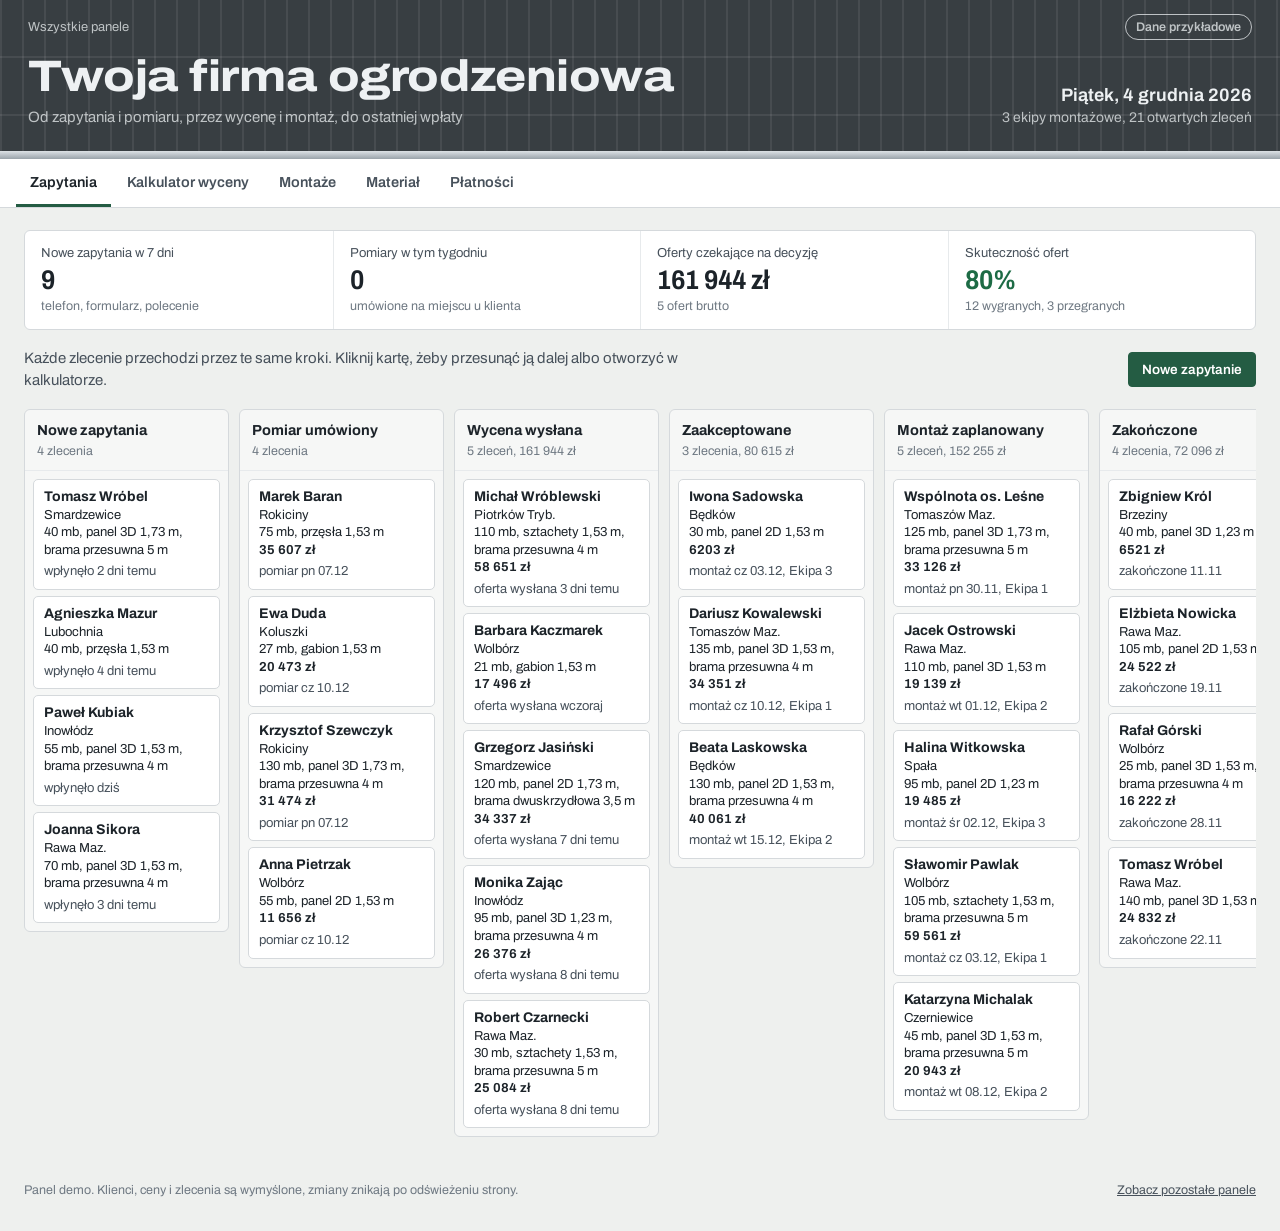
<file: ogrodzenia/index.html>
<!doctype html>
<html lang="pl">
<head>
<meta charset="utf-8">
<meta name="viewport" content="width=device-width, initial-scale=1">
<title>Firma ogrodzeniowa – panel demo</title>
<meta name="description" content="Panel demo dla firmy ogrodzeniowej: zapytania i pomiary, kalkulator wyceny z rysunkiem, kalendarz montaży, materiał, zaliczki i płatności. Dane przykładowe.">
<link rel="preconnect" href="https://fonts.googleapis.com">
<link rel="preconnect" href="https://fonts.gstatic.com" crossorigin>
<link rel="stylesheet" href="https://fonts.googleapis.com/css2?family=Archivo:wdth,wght@62..125,100..900&display=swap">
<link rel="stylesheet" href="../assets/panel.css">
<style>
  /* Grafit RAL 7016 z rysunkiem siatki panelu ogrodzeniowego */
  body {
    --sign-bg: #383E42; --sign-fg: #EEF1F3; --sign-sub: rgba(238, 241, 243, .74);
    --sign-pattern: linear-gradient(90deg, rgba(255, 255, 255, .075) 2px, transparent 2px), linear-gradient(0deg, rgba(255, 255, 255, .075) 2px, transparent 2px);
    --sign-band: linear-gradient(#DCE1E5, #9AA3AA); --sign-band-h: 8px;
    --accent: #245C43; --accent-ink: #FFFFFF; --accent-soft: #E1EEE6; --accent-line: #245C43;
  }
  .sign { background-size: 22px 100%, 100% 58px; }

  /* Lejek zapytań */
  .kanban-wrap { overflow-x: auto; padding-bottom: 4px; }
  .kanban { display: grid; grid-template-columns: repeat(6, minmax(205px, 1fr)); gap: 10px; align-items: start; }
  .kcol { background: var(--surface-2); border: 1px solid var(--line); border-radius: var(--r-box); }
  .kcol-h { padding: 10px 12px; border-bottom: 1px solid var(--line-soft); }
  .kcol-h b { font-size: 14.5px; }
  .kcol-h div { font-size: 12.5px; color: var(--ink-3); font-variant-numeric: tabular-nums; }
  .kcards { padding: 8px; display: flex; flex-direction: column; gap: 6px; min-height: 60px; }
  .kcard {
    appearance: none; text-align: left; cursor: pointer; width: 100%;
    background: var(--surface); border: 1px solid var(--line); border-radius: 5px; padding: 8px 10px; font-size: 13px; line-height: 1.35;
  }
  .kcard:hover { border-color: var(--accent-line); }
  .kcard b { display: block; font-size: 14px; }
  .kcard .v { font-weight: 650; font-variant-numeric: tabular-nums; }
  .kcard .when { display: block; margin-top: 4px; color: var(--ink-2); }

  /* Kalkulator */
  .fence-svg { width: 100%; height: auto; display: block; }
  .calc-sum td { font-size: 14px; }
  .calc-sum tr.total td { font-size: 17px; font-weight: 750; border-top: 2px solid var(--ink); }
  details.cennik summary { cursor: pointer; font-weight: 600; color: var(--accent-line); font-size: 13.5px; }
  .print-only { display: none; }

  /* Kalendarz montaży */
  .cal { display: grid; grid-template-columns: 150px minmax(0, 1fr); border: 1px solid var(--line); border-radius: var(--r-box); background: var(--surface); overflow: hidden; }
  .cal-days, .lane { display: grid; grid-template-columns: repeat(6, minmax(0, 1fr)); gap: 4px; padding: 6px; }
  .cal-days { padding: 0; gap: 0; }
  .cal-hd { padding: 9px 10px; background: var(--surface-2); border-bottom: 1px solid var(--line); border-left: 1px solid var(--line-soft); font-size: 12.5px; }
  .cal-hd b { display: block; font-size: 13px; color: var(--ink); }
  .cal-hd.today { background: var(--accent-soft); }
  .cal-hd .rain { color: var(--info); font-weight: 600; }
  .cal-ek { padding: 10px 12px; border-top: 1px solid var(--line-soft); font-size: 13px; }
  .cal-ek b { display: block; font-size: 14px; }
  .cal-corner { background: var(--surface-2); border-bottom: 1px solid var(--line); padding: 9px 12px; font-size: 12.5px; font-weight: 650; color: var(--ink-2); }
  .lane { border-top: 1px solid var(--line-soft); min-height: 64px; align-content: start;
    background-image: linear-gradient(90deg, transparent calc(100% - 1px), var(--line-soft) 0); background-size: calc(100% / 6) 100%; }
  .job {
    appearance: none; text-align: left; cursor: pointer; border: 1px solid #1B4733; border-radius: 5px;
    background: var(--accent); color: #fff; padding: 6px 8px; font-size: 12.5px; line-height: 1.3; min-width: 0; overflow: hidden;
  }
  .job b { display: block; font-size: 13px; white-space: nowrap; overflow: hidden; text-overflow: ellipsis; }
  .job span { display: block; opacity: .9; white-space: nowrap; overflow: hidden; text-overflow: ellipsis; }
  .job.planned { background: #DCEBE2; color: #173D2C; border-color: #9DC2AD; }
  .job.warn { box-shadow: inset 0 -4px 0 #E0A100; }
  .job.clash { box-shadow: inset 0 -4px 0 var(--bad); }
  #mon-cal, #calc-draw { overflow-x: auto; }
  @media (max-width: 900px) { .cal { min-width: 860px; } .fence-svg { min-width: 680px; } }

  @media print {
    .print-only { display: block; }
    #calc-form-box { display: none; }
  }
</style>
</head>
<body>

<header class="sign">
  <div class="sign-top">
    <a href="../index.html">Wszystkie panele</a>
    <span class="demo-flag">Dane przykładowe</span>
  </div>
  <div class="sign-inner">
    <div>
      <h1>Twoja firma ogrodzeniowa</h1>
      <p class="sign-sub">Od zapytania i pomiaru, przez wycenę i montaż, do ostatniej wpłaty</p>
    </div>
    <div class="sign-meta"><strong id="sign-day"></strong><span id="sign-sub"></span></div>
  </div>
</header>

<nav class="tabs" aria-label="Moduły panelu">
  <div class="tabs-inner" role="tablist">
    <button class="tab" data-tab="zapytania">Zapytania</button>
    <button class="tab" data-tab="kalkulator">Kalkulator wyceny</button>
    <button class="tab" data-tab="montaze">Montaże</button>
    <button class="tab" data-tab="material">Materiał</button>
    <button class="tab" data-tab="platnosci">Płatności</button>
  </div>
</nav>

<main>
  <!-- ZAPYTANIA -->
  <section data-panel="zapytania" class="stack">
    <div id="zap-strip"></div>
    <div class="row-between">
      <p class="lead">Każde zlecenie przechodzi przez te same kroki. Kliknij kartę, żeby przesunąć ją dalej albo otworzyć w kalkulatorze.</p>
      <button class="btn primary" id="zap-new">Nowe zapytanie</button>
    </div>
    <div class="kanban-wrap"><div class="kanban" id="zap-board"></div></div>
  </section>

  <!-- KALKULATOR -->
  <section data-panel="kalkulator" class="stack">
    <div class="print-only" id="calc-print-head"></div>
    <div class="box">
      <div class="box-h"><h2 id="calc-draw-title">Rysunek ogrodzenia</h2><p id="calc-draw-sub"></p></div>
      <div class="box-b" id="calc-draw"></div>
    </div>
    <div class="cols">
      <div class="box" id="calc-form-box">
        <div class="box-h"><h2>Dane do wyceny</h2><button class="btn sm ghost" id="calc-reset">Wyczyść</button></div>
        <div class="box-b">
          <form id="calc-form" class="form-grid" autocomplete="off">
            <label class="field"><span>Klient</span><input name="klient" placeholder="Imię i nazwisko" value="Paweł Kubiak"></label>
            <label class="field"><span>Miejscowość</span><input name="miasto" placeholder="Np. Opoczno" value="Inowłódz"></label>
            <label class="field"><span>Długość ogrodzenia (mb)</span><input name="mb" type="number" min="1" max="2000" step="0.5" value="60"></label>
            <label class="field"><span>Rodzaj ogrodzenia</span><select name="sys"></select></label>
            <label class="field"><span>Wysokość</span><select name="h"></select></label>
            <label class="field"><span>Kolor</span><select name="kolor"></select></label>
            <label class="field"><span>Brama</span><select name="brama"></select></label>
            <label class="field"><span>Furtki</span><input name="furtki" type="number" min="0" max="5" value="1"></label>
            <div class="full row" style="gap:10px 22px">
              <label class="check"><input type="checkbox" name="auto"> Automatyka bramy</label>
              <label class="check"><input type="checkbox" name="podm" checked> Podmurówka prefabrykowana</label>
              <label class="check"><input type="checkbox" name="mont" checked> Z montażem</label>
            </div>
            <label class="field"><span>Dojazd w jedną stronę (km)</span><input name="km" type="number" min="0" max="400" value="25"></label>
            <label class="field"><span>Rabat na materiał (%)</span><input name="rabat" type="number" min="0" max="30" value="0"></label>
            <label class="field"><span>Stawka VAT</span><select name="vat"><option value="23">23%</option><option value="8">8%</option></select></label>
            <p class="full small" id="calc-err" style="color:var(--bad)"></p>
          </form>
          <details class="cennik"><summary>Cennik użyty w wycenie (przykładowy)</summary><div id="calc-cennik" style="margin-top:10px"></div></details>
        </div>
      </div>
      <div class="box">
        <div class="box-h"><h2>Wycena</h2><div class="row no-print"><button class="btn sm" onclick="window.print()">Drukuj ofertę</button><button class="btn sm primary" id="calc-save">Zapisz jako ofertę</button></div></div>
        <div class="box-b flush" id="calc-items"></div>
        <div class="box-b"><table class="tbl calc-sum" id="calc-sum"></table></div>
      </div>
    </div>
  </section>

  <!-- MONTAŻE -->
  <section data-panel="montaze" class="stack">
    <div id="mon-strip"></div>
    <div class="row-between"><div id="mon-week"></div><p class="muted small">Zielony: montaż potwierdzony. Jasny: zaakceptowane, termin wstępny. Żółta kreska: deszcz w prognozie. Czerwona: dwa zlecenia naraz.</p></div>
    <div id="mon-cal"></div>
  </section>

  <!-- MATERIAŁ -->
  <section data-panel="material" class="stack">
    <div id="mat-strip"></div>
    <div class="cols">
      <div class="box">
        <div class="box-h"><h2>Materiał na zlecenia</h2><p>Czy wszystko będzie gotowe przed montażem</p></div>
        <div class="box-b flush" id="mat-table"></div>
      </div>
      <div class="box">
        <div class="box-h"><h2>Na placu</h2><p>stan magazynu</p></div>
        <div class="box-b flush" id="mat-stock"></div>
      </div>
    </div>
  </section>

  <!-- PŁATNOŚCI -->
  <section data-panel="platnosci" class="stack">
    <div id="pl-strip"></div>
    <div class="box">
      <div class="box-h"><h2>Zaliczki i dopłaty</h2><p>Zaliczka 30% przed montażem, reszta 7 dni po odbiorze</p></div>
      <div class="box-b flush" id="pl-table"></div>
    </div>
    <div class="cols-even">
      <div class="box">
        <div class="box-h"><h2>Należności według terminu</h2></div>
        <div class="box-b"><div id="pl-bars"></div></div>
      </div>
      <div class="box">
        <div class="box-h"><h2>Jak to działa</h2></div>
        <div class="box-b"><p class="lead">Zaliczka 30% wpływa przed montażem. Bez niej montaż świeci się na czerwono tydzień wcześniej, żeby był czas zadzwonić. Dopłata ma termin 7 dni od odbioru; po terminie klient trafia na górę listy, a przypomnienie idzie SMS-em jednym kliknięciem.</p></div>
      </div>
    </div>
  </section>
</main>

<footer class="foot">
  <span>Panel demo. Klienci, ceny i zlecenia są wymyślone, zmiany znikają po odświeżeniu strony.</span>
  <a href="../index.html">Zobacz pozostałe panele</a>
</footer>

<script src="../assets/panel.js"></script>
<script>
(function () {
  'use strict';
  var r = P.rng(7016);
  var TODAY = P.today();
  var DAY = P.workday(TODAY);
  var MON = P.monday(DAY);

  /* ---------- Cennik przykładowy (netto). Zmień ceny tutaj. ---------- */
  var HEIGHTS = [1.23, 1.53, 1.73, 2.03];
  var SYS = {
    p3d: { n: 'Panel 3D (drut 4 mm)', short: 'panel 3D', pcs: 'paneli', seg: 2.5, price: { 1.23: 92, 1.53: 112, 1.73: 128, 2.03: 152 }, post: 'słupek 60×40', postAdd: 0, podm: true, mont: 38, draw: 'mesh' },
    p2d: { n: 'Panel 2D (drut 6/5/6 mm)', short: 'panel 2D', pcs: 'paneli', seg: 2.5, price: { 1.23: 165, 1.53: 198, 1.73: 225, 2.03: 265 }, post: 'słupek 60×40', postAdd: 0, podm: true, mont: 42, draw: 'mesh2' },
    przesla: { n: 'Przęsła stalowe', short: 'przęsła', pcs: 'przęseł', seg: 2.0, price: { 1.23: 420, 1.53: 480, 1.73: 540, 2.03: 620 }, post: 'słupek 60×60', postAdd: 12, podm: true, mont: 55, draw: 'bars' },
    sztachety: { n: 'Sztachety metalowe', short: 'sztachety', pcs: 'przęseł', seg: 2.0, price: { 1.23: 390, 1.53: 450, 1.73: 510, 2.03: 590 }, post: 'słupek 60×60', postAdd: 12, podm: true, mont: 52, draw: 'slats' },
    gabion: { n: 'Gabion z kamieniem', short: 'gabion', pcs: 'koszy', seg: 2.0, price: { 1.23: 780, 1.53: 950, 1.73: 1090, 2.03: 1250 }, post: null, postAdd: 0, podm: false, mont: 120, draw: 'stone' }
  };
  var POST = { 1.23: 45, 1.53: 52, 1.73: 58, 2.03: 66 };
  var PODM = 58;                      /* za odcinek: deska podmurówki + łączniki */
  var COLORS = { '7016': { n: 'Antracyt RAL 7016', k: 1.12, hex: '#383E42' }, '6005': { n: 'Zielony RAL 6005', k: 1.12, hex: '#1F4D36' }, '9005': { n: 'Czarny RAL 9005', k: 1.12, hex: '#1E1F21' }, zn: { n: 'Ocynk bez malowania', k: 1, hex: '#9EA7AE' } };
  var GATES = {
    none: { n: 'Bez bramy', w: 0, price: 0, mont: 0, auto: 0 },
    dwu: { n: 'Dwuskrzydłowa 3,5 m', w: 3.5, price: 2900, mont: 650, auto: 2400, kind: 'swing' },
    p4: { n: 'Przesuwna 4 m', w: 4, price: 5400, mont: 1100, auto: 1900, kind: 'slide' },
    p5: { n: 'Przesuwna 5 m', w: 5, price: 6300, mont: 1200, auto: 1900, kind: 'slide' }
  };
  var FURTKA = { price: 950, mont: 250, w: 1.0 };
  var KM_FREE = 20, KM_RATE = 2.5;

  function calc(o) {
    var s = SYS[o.sys], c = COLORS[o.kolor], g = GATES[o.brama], h = o.h;
    var fenceLen = Math.max(0, o.mb - g.w - o.furtki * FURTKA.w);
    var segs = Math.ceil(fenceLen / s.seg - 1e-9);
    var posts = s.post && segs ? segs + 1 : 0;
    var items = [];
    function add(n, q, unit, price, kind) { if (q > 0 && price > 0) items.push({ n: n, q: q, unit: unit, price: price, val: q * price, kind: kind }); }
    add(s.n + ', ' + P.num(h, 2) + ' m, ' + c.n, segs, s.pcs === 'paneli' ? 'szt.' : s.pcs, s.price[h] * c.k, 'mat');
    if (posts) add('Słupki z obejmami (' + s.post + ')', posts, 'szt.', (POST[h] + s.postAdd) * c.k, 'mat');
    if (o.podm && s.podm) add('Podmurówka prefabrykowana z łącznikami', segs, 'szt.', PODM, 'mat');
    if (g.w) add('Brama ' + g.n.toLowerCase() + ', ' + c.n, 1, 'szt.', g.price * c.k, 'mat');
    if (g.w && o.auto) add('Automatyka bramy z pilotami', 1, 'kpl.', g.auto, 'mat');
    add('Furtka ' + P.num(FURTKA.w, 1) + ' m z zamkiem', o.furtki, 'szt.', FURTKA.price * c.k, 'mat');
    var mat = items.reduce(function (t, i) { return t + i.val; }, 0);
    var rabat = Math.round(mat * (o.rabat || 0)) / 100;
    if (o.mont) {
      add('Montaż ogrodzenia', Math.round(fenceLen * 10) / 10, 'mb', s.mont, 'mont');
      if (g.w) add('Montaż bramy' + (g.kind === 'slide' ? ' z fundamentem' : ''), 1, 'szt.', g.mont, 'mont');
      add('Montaż furtek', o.furtki, 'szt.', FURTKA.mont, 'mont');
    }
    var km = Math.max(0, (o.km || 0) - KM_FREE);
    add('Dojazd (ponad ' + KM_FREE + ' km, w obie strony)', km * 2, 'km', KM_RATE, 'mont');
    var netto = items.reduce(function (t, i) { return t + i.val; }, 0) - rabat;
    var vat = netto * o.vat / 100;
    return { items: items, mat: mat, rabat: rabat, netto: netto, vat: vat, brutto: netto + vat, segs: segs, posts: posts, fenceLen: fenceLen, s: s, c: c, g: g };
  }

  /* ---------- Zlecenia przykładowe ---------- */
  var NAMES = ['Tomasz Wróbel', 'Agnieszka Mazur', 'Paweł Kubiak', 'Joanna Sikora', 'Marek Baran', 'Ewa Duda', 'Krzysztof Szewczyk', 'Anna Pietrzak', 'Michał Wróblewski', 'Barbara Kaczmarek',
    'Grzegorz Jasiński', 'Monika Zając', 'Robert Czarnecki', 'Iwona Sadowska', 'Dariusz Kowalewski', 'Beata Laskowska', 'Wspólnota os. Leśne', 'Jacek Ostrowski', 'Halina Witkowska', 'Sławomir Pawlak',
    'Katarzyna Michalak', 'Zbigniew Król', 'Elżbieta Nowicka', 'Rafał Górski'];
  var TOWNS = ['Tomaszów Maz.', 'Opoczno', 'Piotrków Tryb.', 'Rawa Maz.', 'Brzeziny', 'Koluszki', 'Inowłódz', 'Spała', 'Lubochnia', 'Ujazd', 'Rokiciny', 'Smardzewice', 'Wolbórz', 'Czerniewice', 'Będków'];
  var STAGES = [
    { k: 'nowe', n: 'Nowe zapytania' }, { k: 'pomiar', n: 'Pomiar umówiony' }, { k: 'wycena', n: 'Wycena wysłana' },
    { k: 'akcept', n: 'Zaakceptowane' }, { k: 'montaz', n: 'Montaż zaplanowany' }, { k: 'koniec', n: 'Zakończone' }
  ];
  var EKIPY = [
    { id: 'e1', n: 'Ekipa 1', lider: 'Marek', os: 3 },
    { id: 'e2', n: 'Ekipa 2', lider: 'Krzysztof', os: 2 },
    { id: 'e3', n: 'Ekipa 3', lider: 'Damian', os: 3 }
  ];
  var EK = {}; EKIPY.forEach(function (e) { EK[e.id] = e; });
  var plan = ['nowe', 'nowe', 'nowe', 'nowe', 'pomiar', 'pomiar', 'pomiar', 'pomiar', 'wycena', 'wycena', 'wycena', 'wycena', 'wycena',
    'akcept', 'akcept', 'akcept', 'montaz', 'montaz', 'montaz', 'montaz', 'montaz', 'koniec', 'koniec', 'koniec', 'koniec', 'przegr', 'przegr', 'przegr'];
  /* montaże: [ekipa, przesunięcie w dniach roboczych od poniedziałku] */
  var MSLOT = [['e1', 0], ['e2', 1], ['e3', 2], ['e1', 3], ['e2', 6]];
  var ASLOT = [['e3', 3], ['e1', 8], ['e2', 11]];
  var ORD = [];
  plan.forEach(function (st, i) {
    var sysK = (function () { var x = r(); return x < 0.5 ? 'p3d' : x < 0.65 ? 'p2d' : x < 0.77 ? 'przesla' : x < 0.9 ? 'sztachety' : 'gabion'; })();
    var mb = sysK === 'gabion' ? P.int(r, 10, 28) : P.int(r, 5, 28) * 5;
    var br = (function () { var x = r(); return x < 0.3 ? 'none' : x < 0.5 ? 'dwu' : x < 0.85 ? 'p4' : 'p5'; })();
    if (mb < 20) br = 'none';
    var o = {
      id: 'z' + (101 + i), klient: NAMES[i % NAMES.length], miasto: P.pick(r, TOWNS), mb: mb, sys: sysK,
      h: r() < 0.65 ? 1.53 : (r() < 0.5 ? 1.23 : 1.73), kolor: r() < 0.72 ? '7016' : (r() < 0.5 ? '6005' : 'zn'),
      brama: br, auto: GATES[br].kind === 'slide' && r() < 0.6, furtki: br === 'none' ? (mb > 30 ? 1 : 0) : 1,
      podm: SYS[sysK].podm && r() < 0.8, mont: true, km: P.int(r, 4, 55), rabat: r() < 0.25 ? 5 : 0, vat: 23, st: st
    };
    o.created = P.addDays(TODAY, -P.int(r, 0, 4) - (st === 'nowe' ? 0 : 6) - (['akcept', 'montaz', 'koniec'].indexOf(st) >= 0 ? 20 : 0));
    if (st === 'pomiar') o.pomiar = P.addWorkdays(DAY, P.int(r, 0, 4));
    if (st === 'wycena' || st === 'przegr') o.offer = P.addDays(TODAY, -P.int(r, 1, 12));
    if (st === 'montaz') { var m = MSLOT.shift(); o.ekipa = m[0]; o.start = P.addWorkdays(P.addDays(MON, -1), m[1] + 1); }
    if (st === 'akcept') { var a = ASLOT.shift(); o.ekipa = a[0]; o.start = P.addWorkdays(P.addDays(MON, -1), a[1] + 1); }
    if (st === 'koniec') { o.done = P.addDays(TODAY, -P.int(r, 2, 26)); }
    var p = calc(o); o.netto = p.netto; o.brutto = p.brutto;
    o.days = Math.max(1, Math.min(3, Math.ceil(mb / (EK[o.ekipa || 'e1'].os === 3 ? 60 : 40)) + (GATES[o.brama].kind === 'slide' ? 1 : 0) + (sysK === 'gabion' ? 1 : 0)));
    /* płatności i materiał */
    if (st === 'akcept' || st === 'montaz' || st === 'koniec') {
      o.zal = Math.round(o.brutto * 0.3);
      o.zalPaid = st === 'koniec' ? true : r() < 0.72;
      if (o.zalPaid) { o.zalDate = P.addDays(o.start || o.done, -P.int(r, 6, 14)); if (o.zalDate >= TODAY) o.zalDate = P.addDays(TODAY, -P.int(r, 1, 5)); }
      if (st === 'koniec') { o.dopDue = P.addDays(o.done, 7); o.dopPaid = r() < 0.5; if (o.dopPaid) o.dopDate = P.addDays(o.done, P.int(r, 1, 6)); }
      if (st !== 'koniec') {
        o.ready = P.addWorkdays(o.start, -P.int(r, 1, 8));
        o.matSt = o.ready <= TODAY ? 'gotowe' : (o.kolor === 'zn' ? 'zam' : (r() < 0.5 ? 'malarnia' : 'zam'));
      }
    }
    ORD.push(o);
  });
  /* dopilnuj typowych sytuacji, które demo ma pokazać */
  (function () {
    var mz = ORD.filter(function (o) { return o.st === 'montaz'; });
    mz[1].zalPaid = false; delete mz[1].zalDate;                       /* montaż za chwilę, a zaliczki brak */
    mz[2].ready = P.addWorkdays(mz[2].start, 2); mz[2].matSt = 'malarnia'; /* materiał nie zdąży z malarni */
    mz[0].ready = P.addDays(TODAY, -3); mz[0].matSt = 'gotowe';
    var ko = ORD.filter(function (o) { return o.st === 'koniec'; });
    ko[0].dopPaid = false; delete ko[0].dopDate; ko[0].done = P.addDays(TODAY, -24); ko[0].dopDue = P.addDays(ko[0].done, 7);
    ko[1].dopPaid = true; ko[1].dopDate = P.addDays(ko[1].done, 3);
  })();

  var WEATHER = ['Słonecznie, 11°', 'Pochmurno, 9°', 'Pochmurno, 8°', 'Słonecznie, 10°', 'Deszcz, 7°', 'Pochmurno, 9°',
    'Słonecznie, 8°', 'Przelotny deszcz, 8°', 'Słonecznie, 7°', 'Pochmurno, 6°', 'Słonecznie, 8°', 'Pochmurno, 7°'];
  function rainy(i) { return /deszcz/i.test(WEATHER[i] || ''); }

  var STOCK = [
    ['Panel 3D 1,53 m antracyt', 86, 'szt.'], ['Panel 3D 1,53 m ocynk', 40, 'szt.'], ['Panel 3D 1,23 m zielony', 18, 'szt.'],
    ['Panel 2D 1,53 m antracyt', 24, 'szt.'], ['Słupki 60×40 / 2,0 m antracyt', 140, 'szt.'], ['Słupki 60×60 / 2,2 m antracyt', 36, 'szt.'],
    ['Podmurówka 2,5 m', 120, 'szt.'], ['Łączniki podmurówki', 160, 'szt.'], ['Obejmy do paneli', 600, 'szt.'], ['Brama przesuwna 4 m antracyt', 1, 'szt.'], ['Furtka 1,0 m antracyt', 3, 'szt.']
  ];

  /* ---------- Pomocnicze ---------- */
  function desc(o) { var s = SYS[o.sys]; return o.mb + ' mb, ' + s.short + ' ' + P.num(o.h, 2) + ' m' + (o.brama !== 'none' ? ', brama ' + GATES[o.brama].n.toLowerCase() : ''); }
  function stageName(k) { var s = STAGES.filter(function (x) { return x.k === k; })[0]; return s ? s.n : 'Przegrane'; }
  function endOf(o) { return P.addWorkdays(o.start, o.days - 1); }
  function workIdx(d) { /* indeks dnia roboczego (pn–sb) od poniedziałku MON */ var n = P.days(MON, d); var w = Math.floor(n / 7); return w * 6 + (n - w * 7); }
  function byId(id) { return ORD.filter(function (o) { return o.id === id; })[0]; }

  P.$('#sign-day').textContent = P.dayTitle(DAY);
  P.$('#sign-sub').textContent = EKIPY.length + ' ekipy montażowe, ' + ORD.filter(function (o) { return o.st !== 'koniec' && o.st !== 'przegr'; }).length + ' otwartych zleceń';

  /* ---------- ZAPYTANIA ---------- */
  P.views.zapytania = function () {
    var wk = ORD.filter(function (o) { return P.days(o.created, TODAY) <= 7; }).length;
    var pom = ORD.filter(function (o) { return o.st === 'pomiar' && P.days(MON, o.pomiar) < 7; }).length;
    var offers = ORD.filter(function (o) { return o.st === 'wycena'; });
    var won = ORD.filter(function (o) { return ['akcept', 'montaz', 'koniec'].indexOf(o.st) >= 0; }).length, lost = ORD.filter(function (o) { return o.st === 'przegr'; }).length;
    P.strip(P.$('#zap-strip'), [
      { label: 'Nowe zapytania w 7 dni', value: wk, note: 'telefon, formularz, polecenie' },
      { label: 'Pomiary w tym tygodniu', value: pom, note: 'umówione na miejscu u klienta' },
      { label: 'Oferty czekające na decyzję', value: P.zl(offers.reduce(function (s, o) { return s + o.brutto; }, 0)), note: P.n(offers.length, 'oferta', 'oferty', 'ofert') + ' brutto' },
      { label: 'Skuteczność ofert', value: P.num(won / (won + lost) * 100) + '%', note: won + ' wygranych, ' + lost + ' przegranych', tone: 'ok' }
    ]);
    P.$('#zap-board').innerHTML = STAGES.map(function (s) {
      var list = ORD.filter(function (o) { return o.st === s.k; });
      var sum = list.reduce(function (t, o) { return t + o.brutto; }, 0);
      return '<div class="kcol"><div class="kcol-h"><b>' + s.n + '</b><div>' + P.n(list.length, 'zlecenie', 'zlecenia', 'zleceń') + (s.k === 'nowe' || s.k === 'pomiar' ? '' : ', ' + P.zl(sum)) + '</div></div><div class="kcards">' +
        list.map(function (o) {
          var when = '';
          if (o.st === 'nowe') when = 'wpłynęło ' + P.rel(o.created);
          if (o.st === 'pomiar') when = 'pomiar ' + P.dowS(o.pomiar) + ' ' + P.d(o.pomiar);
          if (o.st === 'wycena') when = 'oferta wysłana ' + P.rel(o.offer);
          if (o.st === 'akcept' || o.st === 'montaz') when = 'montaż ' + P.dowS(o.start) + ' ' + P.d(o.start) + ', ' + EK[o.ekipa].n;
          if (o.st === 'koniec') when = 'zakończone ' + P.d(o.done);
          return '<button class="kcard" data-id="' + o.id + '"><b>' + P.esc(o.klient) + '</b>' + P.esc(o.miasto) + '<br>' + P.esc(desc(o)) +
            (o.st === 'nowe' ? '' : '<br><span class="v">' + P.zl(o.brutto) + '</span>') + '<span class="when">' + when + '</span></button>';
        }).join('') + '</div></div>';
    }).join('');
    P.$$('.kcard').forEach(function (b) { b.onclick = function () { openOrder(byId(b.getAttribute('data-id'))); }; });
  };
  function openOrder(o) {
    var p = calc(o);
    var body = '<dl class="kv">' +
      '<dt>Etap</dt><dd>' + P.chip(stageName(o.st), o.st === 'przegr' ? 'bad' : 'acc') + '</dd>' +
      '<dt>Miejscowość</dt><dd>' + P.esc(o.miasto) + ', dojazd ' + o.km + ' km</dd>' +
      '<dt>Ogrodzenie</dt><dd>' + P.esc(SYS[o.sys].n) + ', ' + P.num(o.h, 2) + ' m, ' + COLORS[o.kolor].n + '<span class="sub muted small">' + o.mb + ' mb: ' + p.segs + ' ' + SYS[o.sys].pcs + (p.posts ? ', ' + p.posts + ' słupków' : '') + (o.podm && SYS[o.sys].podm ? ', z podmurówką' : '') + '</span></dd>' +
      '<dt>Brama i furtki</dt><dd>' + GATES[o.brama].n + (o.auto ? ' z automatyką' : '') + ', furtki: ' + o.furtki + '</dd>' +
      (o.st !== 'nowe' ? '<dt>Wartość</dt><dd><b>' + P.zl(o.brutto) + '</b> brutto (' + P.zl(o.netto) + ' netto)</dd>' : '<dt>Wartość</dt><dd class="muted">wycena po pomiarze</dd>') +
      (o.pomiar ? '<dt>Pomiar</dt><dd>' + P.dow(o.pomiar) + ', ' + P.d(o.pomiar) + '</dd>' : '') +
      (o.start ? '<dt>Montaż</dt><dd>' + P.d(o.start) + '–' + P.d(endOf(o)) + ', ' + EK[o.ekipa].n + ' (' + EK[o.ekipa].lider + ')</dd>' : '') +
      '</dl>';
    var acts = [];
    function go(fn, msg) { return function (close) { fn(); close(); P.toast(msg); P.refresh(); }; }
    if (o.st === 'nowe') acts.push({ label: 'Umów pomiar', primary: true, onClick: go(function () { o.st = 'pomiar'; o.pomiar = P.addWorkdays(DAY, 2); }, 'Pomiar umówiony: ' + P.dow(P.addWorkdays(DAY, 2)) + ' ' + P.d(P.addWorkdays(DAY, 2))) });
    if (o.st === 'pomiar' || o.st === 'nowe') acts.push({ label: 'Otwórz w kalkulatorze', onClick: function (close) { close(); loadCalc(o); location.hash = 'kalkulator'; } });
    if (o.st === 'pomiar') acts.push({ label: 'Wycena wysłana', primary: true, onClick: go(function () { o.st = 'wycena'; o.offer = TODAY; }, 'Oferta wysłana do: ' + o.klient) });
    if (o.st === 'wycena') {
      acts.push({ label: 'Klient rezygnuje', onClick: go(function () { o.st = 'przegr'; }, 'Oznaczono jako przegrane: ' + o.klient) });
      acts.push({ label: 'Klient akceptuje', primary: true, onClick: go(function () {
        o.st = 'akcept'; o.ekipa = 'e2'; o.start = P.addWorkdays(DAY, 10); o.zal = Math.round(o.brutto * 0.3); o.zalPaid = false;
        o.ready = P.addWorkdays(DAY, 7); o.matSt = 'zam';
      }, 'Zaakceptowane. Wstępny termin montażu: ' + P.d(P.addWorkdays(DAY, 10))) });
    }
    if (o.st === 'akcept') acts.push({ label: 'Potwierdź termin montażu', primary: true, onClick: go(function () { o.st = 'montaz'; }, 'Montaż potwierdzony: ' + o.klient + ', ' + P.d(o.start)) });
    if (o.st === 'montaz') acts.push({ label: 'Montaż zakończony', primary: true, onClick: go(function () { o.st = 'koniec'; o.done = TODAY; o.dopDue = P.addDays(TODAY, 7); o.dopPaid = false; o.zalPaid = true; }, 'Zakończone. Dopłata do ' + P.d(P.addDays(TODAY, 7))) });
    acts.push({ label: 'Zamknij', ghost: true });
    P.modal({ title: o.klient, sub: 'Zlecenie ' + o.id.toUpperCase() + ', wpłynęło ' + P.d(o.created), body: body, actions: acts });
  }
  P.$('#zap-new').addEventListener('click', function () {
    var body = '<div class="form-grid">' +
      '<label class="field"><span>Klient</span><input id="n-k" placeholder="Imię i nazwisko"></label>' +
      '<label class="field"><span>Miejscowość</span><input id="n-m" placeholder="Np. Spała"></label>' +
      '<label class="field"><span>Przybliżona długość (mb)</span><input id="n-mb" type="number" min="1" value="50"></label>' +
      '<label class="field"><span>Rodzaj</span><select id="n-s">' + P.options(Object.keys(SYS).map(function (k) { return { v: k, l: SYS[k].n }; }), 'p3d') + '</select></label>' +
      '<p class="full small" id="n-err" style="color:var(--bad)"></p></div>';
    P.modal({ title: 'Nowe zapytanie', body: body, actions: [
      { label: 'Anuluj', ghost: true },
      { label: 'Dodaj zapytanie', primary: true, onClick: function (close, d) {
        var k = P.$('#n-k', d).value.trim(), m = P.$('#n-m', d).value.trim(), mb = +P.$('#n-mb', d).value;
        if (!k || !m) { P.$('#n-err', d).textContent = 'Wpisz klienta i miejscowość.'; return; }
        if (!(mb > 0)) { P.$('#n-err', d).textContent = 'Podaj długość w metrach.'; return; }
        var o = { id: 'z' + (200 + ORD.length), klient: k, miasto: m, mb: mb, sys: P.$('#n-s', d).value, h: 1.53, kolor: '7016', brama: 'none', auto: false, furtki: 1, podm: true, mont: true, km: 20, rabat: 0, vat: 23, st: 'nowe', created: TODAY, days: 1 };
        var p = calc(o); o.netto = p.netto; o.brutto = p.brutto;
        ORD.unshift(o); close(); P.toast('Dodano zapytanie: ' + k); P.views.zapytania();
      } }
    ] });
  });

  /* ---------- KALKULATOR ---------- */
  var form = P.$('#calc-form');
  form.sys.innerHTML = P.options(Object.keys(SYS).map(function (k) { return { v: k, l: SYS[k].n }; }), 'p3d');
  form.h.innerHTML = P.options(HEIGHTS.map(function (h) { return { v: h, l: P.num(h, 2) + ' m' }; }), 1.53);
  form.kolor.innerHTML = P.options(Object.keys(COLORS).map(function (k) { return { v: k, l: COLORS[k].n }; }), '7016');
  form.brama.innerHTML = P.options(Object.keys(GATES).map(function (k) { return { v: k, l: GATES[k].n }; }), 'p4');
  var calcSource = null;
  function readForm() {
    return { klient: form.klient.value.trim(), miasto: form.miasto.value.trim(), mb: +form.mb.value, sys: form.sys.value, h: +form.h.value, kolor: form.kolor.value,
      brama: form.brama.value, auto: form.auto.checked, furtki: Math.max(0, Math.round(+form.furtki.value || 0)), podm: form.podm.checked, mont: form.mont.checked,
      km: Math.max(0, +form.km.value || 0), rabat: Math.min(30, Math.max(0, +form.rabat.value || 0)), vat: +form.vat.value };
  }
  function loadCalc(o) {
    calcSource = o;
    form.klient.value = o.klient; form.miasto.value = o.miasto; form.mb.value = o.mb; form.sys.value = o.sys; form.h.value = o.h; form.kolor.value = o.kolor;
    form.brama.value = o.brama; form.auto.checked = !!o.auto; form.furtki.value = o.furtki; form.podm.checked = !!o.podm; form.mont.checked = o.mont !== false;
    form.km.value = o.km; form.rabat.value = o.rabat || 0; form.vat.value = o.vat || 23;
  }
  function drawFence(o, p) {
    var W = 1100, H = 190, x0 = 20, ground = 150;
    var totalM = p.segs * p.s.seg + p.g.w + o.furtki * FURTKA.w;
    if (!totalM) return '<p class="muted">Podaj długość ogrodzenia.</p>';
    var k = (W - 2 * x0) / totalM, hpx = 46 * o.h, col = p.c.hex, lt = '#D9DEE2';
    var parts = [], left = Math.floor(p.segs / 2);
    for (var i = 0; i < left; i++) parts.push('seg');
    if (o.furtki) for (var f = 0; f < o.furtki; f++) parts.push('furtka');
    if (p.g.w) parts.push('gate');
    for (var j = left; j < p.segs; j++) parts.push('seg');
    var x = x0, svg = [];
    var podm = o.podm && p.s.podm, base = podm ? ground - 12 : ground, labelY = ground - hpx - 30;
    function post(px) { if (!p.s.post) return; svg.push('<rect x="' + (px - 2.5) + '" y="' + (base - hpx - 8) + '" width="5" height="' + (hpx + 8 + (ground - base)) + '" fill="' + col + '"/>'); }
    parts.forEach(function (t, idx) {
      var w = (t === 'seg' ? p.s.seg : t === 'gate' ? p.g.w : FURTKA.w) * k;
      if (t === 'seg') {
        if (podm) svg.push('<rect x="' + x + '" y="' + base + '" width="' + w + '" height="12" fill="#B9BEC2"/>');
        var top = base - hpx;
        if (p.s.draw === 'stone') {
          svg.push('<rect x="' + (x + 1) + '" y="' + top + '" width="' + (w - 2) + '" height="' + hpx + '" fill="#C9C3B8" stroke="' + col + '" stroke-width="2"/>');
          for (var s = 0; s < 6; s++) svg.push('<circle cx="' + (x + w * ((s * 37) % 100) / 100) + '" cy="' + (top + hpx * ((s * 53 + 20) % 90) / 100) + '" r="' + (3 + s % 3) + '" fill="#A79F92"/>');
        } else {
          svg.push('<rect x="' + x + '" y="' + top + '" width="' + w + '" height="' + hpx + '" fill="none" stroke="' + col + '" stroke-width="2"/>');
          var step = p.s.draw === 'slats' ? 9 : (p.s.draw === 'bars' ? 7 : 5);
          for (var v = x + step; v < x + w - 1; v += step * (k > 30 ? 1 : 1.6)) svg.push('<line x1="' + v + '" y1="' + top + '" x2="' + v + '" y2="' + (top + hpx) + '" stroke="' + col + '" stroke-width="' + (p.s.draw === 'slats' ? 3.2 : 1.2) + '"/>');
          if (p.s.draw === 'mesh' || p.s.draw === 'mesh2') for (var hh = 1; hh < 4; hh++) svg.push('<line x1="' + x + '" y1="' + (top + hpx * hh / 4) + '" x2="' + (x + w) + '" y2="' + (top + hpx * hh / 4) + '" stroke="' + col + '" stroke-width="' + (p.s.draw === 'mesh2' ? 2 : 1.2) + '"/>');
          if (p.s.draw === 'bars') svg.push('<line x1="' + x + '" y1="' + (top + 8) + '" x2="' + (x + w) + '" y2="' + (top + 8) + '" stroke="' + col + '" stroke-width="3"/>');
        }
        post(x); if (idx === parts.length - 1 || parts[idx + 1] !== 'seg') post(x + w);
      } else if (t === 'gate') {
        var gh = hpx + 4, gt = ground - gh;
        if (p.g.kind === 'swing') {
          svg.push('<rect x="' + (x + 2) + '" y="' + gt + '" width="' + (w / 2 - 3) + '" height="' + gh + '" fill="none" stroke="' + col + '" stroke-width="3"/><rect x="' + (x + w / 2 + 1) + '" y="' + gt + '" width="' + (w / 2 - 3) + '" height="' + gh + '" fill="none" stroke="' + col + '" stroke-width="3"/>');
        } else {
          svg.push('<rect x="' + (x + 2) + '" y="' + gt + '" width="' + (w - 4) + '" height="' + gh + '" fill="none" stroke="' + col + '" stroke-width="3"/><line x1="' + (x + 2) + '" y1="' + ground + '" x2="' + (x + w - 2) + '" y2="' + gt + '" stroke="' + col + '" stroke-width="2"/>');
          svg.push('<path d="M' + (x + w * 0.35) + ' ' + (gt - 10) + ' h' + (w * 0.3) + ' m-8 -5 l8 5 l-8 5" fill="none" stroke="#6E7882" stroke-width="1.5"/>');
        }
        for (var gv = x + 10; gv < x + w - 6; gv += 10) svg.push('<line x1="' + gv + '" y1="' + (gt + 4) + '" x2="' + gv + '" y2="' + (ground - 3) + '" stroke="' + col + '" stroke-width="1" opacity=".7"/>');
        svg.push('<rect x="' + (x - 4) + '" y="' + (gt - 6) + '" width="7" height="' + (gh + 6) + '" fill="' + col + '"/><rect x="' + (x + w - 3) + '" y="' + (gt - 6) + '" width="7" height="' + (gh + 6) + '" fill="' + col + '"/>');
        svg.push('<text x="' + (x + 4) + '" y="' + labelY + '" text-anchor="start" font-size="13" fill="#47515B">brama ' + P.num(p.g.w, 1) + ' m</text>');
      } else {
        var fh = hpx + 2, ft = ground - fh;
        svg.push('<rect x="' + (x + 2) + '" y="' + ft + '" width="' + (w - 4) + '" height="' + fh + '" fill="none" stroke="' + col + '" stroke-width="3"/><circle cx="' + (x + w - 8) + '" cy="' + (ft + fh / 2) + '" r="2.5" fill="' + col + '"/>');
        svg.push('<text x="' + (x + w - 4) + '" y="' + labelY + '" text-anchor="end" font-size="13" fill="#47515B">' + (o.furtki > 1 ? 'furtki' : 'furtka') + '</text>');
      }
      x += w;
    });
    svg.unshift('<line x1="0" y1="' + ground + '" x2="' + W + '" y2="' + ground + '" stroke="#8E979F" stroke-width="1.5"/>');
    svg.push('<line x1="' + x0 + '" y1="' + (ground + 12) + '" x2="' + (W - x0) + '" y2="' + (ground + 12) + '" stroke="#8E979F" stroke-width="1"/><line x1="' + x0 + '" y1="' + (ground + 6) + '" x2="' + x0 + '" y2="' + (ground + 18) + '" stroke="#8E979F"/><line x1="' + (W - x0) + '" y1="' + (ground + 6) + '" x2="' + (W - x0) + '" y2="' + (ground + 18) + '" stroke="#8E979F"/>');
    svg.push('<text x="' + (W / 2) + '" y="' + (ground + 34) + '" text-anchor="middle" font-size="14" font-weight="600" fill="#1C2329">' + P.num(o.mb, o.mb % 1 ? 1 : 0) + ' mb razem</text>');
    return '<svg class="fence-svg" viewBox="0 0 ' + W + ' ' + H + '" role="img" aria-label="Rysunek ogrodzenia: ' + P.esc(desc(o)) + '">' + svg.join('') + '</svg>';
  }
  P.views.kalkulator = function () {
    var o = readForm(), err = '';
    if (!(o.mb > 0)) err = 'Podaj długość ogrodzenia w metrach.';
    else if (o.mb < GATES[o.brama].w + o.furtki * FURTKA.w) err = 'Brama i furtki są dłuższe niż całe ogrodzenie. Zwiększ długość albo zmień bramę.';
    P.$('#calc-err').textContent = err;
    form.auto.disabled = o.brama === 'none';
    if (err) { P.$('#calc-draw').innerHTML = '<p class="muted">' + err + '</p>'; P.$('#calc-items').innerHTML = ''; P.$('#calc-sum').innerHTML = ''; return; }
    var p = calc(o);
    P.$('#calc-draw-title').textContent = o.klient ? 'Ogrodzenie: ' + o.klient + (o.miasto ? ', ' + o.miasto : '') : 'Rysunek ogrodzenia';
    P.$('#calc-draw-sub').textContent = p.segs + ' ' + p.s.pcs + ' po ' + P.num(p.s.seg, 1) + ' m' + (p.posts ? ', ' + p.posts + ' słupków' : '') + ', ' + p.c.n;
    P.$('#calc-draw').innerHTML = drawFence(o, p);
    P.$('#calc-print-head').innerHTML = '<h2 style="font-size:22px">Oferta na ogrodzenie</h2><p>' + P.esc(o.klient || 'Klient') + (o.miasto ? ', ' + P.esc(o.miasto) : '') + ', ' + P.dy(TODAY) + '. Oferta ważna 14 dni.</p>';
    P.table(P.$('#calc-items'), [
      { key: 'n', label: 'Pozycja', sort: false, html: function (i) { return P.esc(i.n) + (i.kind === 'mont' ? '<span class="sub">usługa</span>' : ''); } },
      { key: 'q', label: 'Ilość', num: 1, sort: false, html: function (i) { return '<span class="nowrap">' + P.num(i.q, i.q % 1 ? 1 : 0) + ' ' + i.unit + '</span>'; } },
      { key: 'price', label: 'Cena', num: 1, sort: false, html: function (i) { return '<span class="nowrap">' + P.zl(i.price, 2) + '</span>'; } },
      { key: 'val', label: 'Wartość', num: 1, sort: false, html: function (i) { return '<span class="nowrap">' + P.zl(i.val, 2) + '</span>'; } }
    ], { rows: p.items });
    P.$('#calc-sum').innerHTML =
      (p.rabat ? '<tr><td>Rabat na materiał ' + o.rabat + '%</td><td class="num">−' + P.zl(p.rabat, 2) + '</td></tr>' : '') +
      '<tr><td>Razem netto</td><td class="num">' + P.zl(p.netto, 2) + '</td></tr>' +
      '<tr><td>VAT ' + o.vat + '%</td><td class="num">' + P.zl(p.vat, 2) + '</td></tr>' +
      '<tr class="total"><td>Do zapłaty brutto</td><td class="num">' + P.zl(p.brutto, 2) + '</td></tr>' +
      '<tr><td class="muted">Za metr bieżący brutto</td><td class="num muted">' + P.zl(p.brutto / o.mb, 2) + '</td></tr>' +
      '<tr><td class="muted">Zaliczka 30% przy zamówieniu</td><td class="num muted">' + P.zl(Math.round(p.brutto * 0.3)) + '</td></tr>';
  };
  form.addEventListener('input', function () { P.views.kalkulator(); });
  form.addEventListener('change', function () { P.views.kalkulator(); });
  form.addEventListener('submit', function (e) { e.preventDefault(); });
  P.$('#calc-reset').addEventListener('click', function () {
    calcSource = null; form.reset(); form.sys.value = 'p3d'; form.h.value = '1.53'; form.kolor.value = '7016'; form.brama.value = 'p4'; P.views.kalkulator();
  });
  P.$('#calc-save').addEventListener('click', function () {
    var o = readForm();
    if (!o.klient) { P.$('#calc-err').textContent = 'Wpisz klienta, żeby zapisać ofertę.'; form.klient.focus(); return; }
    if (P.$('#calc-err').textContent) return;
    var p = calc(o);
    var target = calcSource && (calcSource.st === 'nowe' || calcSource.st === 'pomiar') ? calcSource : null;
    if (!target) { target = { id: 'z' + (200 + ORD.length), created: TODAY, days: 1 }; ORD.unshift(target); }
    Object.keys(o).forEach(function (k) { target[k] = o[k]; });
    target.netto = p.netto; target.brutto = p.brutto; target.st = 'wycena'; target.offer = TODAY;
    calcSource = target;
    P.toast('Oferta zapisana: ' + o.klient + ', ' + P.zl(p.brutto) + ' brutto. Jest w Zapytaniach.');
  });
  P.$('#calc-cennik').innerHTML = '<div class="tbl-wrap"><table class="tbl"><thead><tr><th>Rodzaj</th>' + HEIGHTS.map(function (h) { return '<th class="num">' + P.num(h, 2) + ' m</th>'; }).join('') + '<th class="num">Montaż</th></tr></thead><tbody>' +
    Object.keys(SYS).map(function (k) { var s = SYS[k]; return '<tr><td>' + s.n + '<span class="sub">za ' + (s.seg === 2.5 ? 'panel 2,5 m' : 'przęsło 2 m') + ', ocynk</span></td>' + HEIGHTS.map(function (h) { return '<td class="num">' + P.zl(s.price[h]) + '</td>'; }).join('') + '<td class="num">' + s.mont + ' zł/mb</td></tr>'; }).join('') +
    '</tbody></table></div><p class="muted small" style="margin-top:8px">Malowanie proszkowe +12%. Słupek ' + P.zl(POST[1.53]) + ' (1,53 m), podmurówka ' + P.zl(PODM) + ', furtka ' + P.zl(FURTKA.price) + ', brama przesuwna 4 m ' + P.zl(GATES.p4.price) + '. Dojazd powyżej ' + KM_FREE + ' km: ' + P.num(KM_RATE, 2) + ' zł/km. Ceny w pliku ogrodzenia/index.html, sekcja „Cennik”.</p>';

  /* ---------- MONTAŻE ---------- */
  var monWeek = 0;
  P.views.montaze = function () {
    var jobs = ORD.filter(function (o) { return (o.st === 'montaz' || o.st === 'akcept') && o.start; });
    var weekStart = monWeek * 6, todayIdx = workIdx(DAY);
    /* kolizje: ta sama ekipa w tym samym dniu */
    var used = {}, clash = {};
    jobs.forEach(function (o) { for (var d = 0; d < o.days; d++) { var key = o.ekipa + ':' + workIdx(P.addWorkdays(o.start, d)) ; if (used[key]) { clash[o.id] = 1; clash[used[key]] = 1; } else used[key] = o.id; } });
    /* deszcz w dniu montażu */
    var wet = {};
    jobs.forEach(function (o) { for (var d = 0; d < o.days; d++) { var i = workIdx(P.addWorkdays(o.start, d)); if (rainy(i)) wet[o.id] = 1; } });
    var inWeek = function (o) { for (var d = 0; d < o.days; d++) { var wi = workIdx(P.addWorkdays(o.start, d)); if (wi >= weekStart && wi < weekStart + 6) return true; } return false; };
    var wk = jobs.filter(inWeek);
    var busy = 0; EKIPY.forEach(function (e) { for (var i = 0; i < 6; i++) if (used[e.id + ':' + (weekStart + i)]) busy++; });
    P.strip(P.$('#mon-strip'), [
      { label: monWeek ? 'Montaże w przyszłym tygodniu' : 'Montaże w tym tygodniu', value: wk.length, note: wk.filter(function (o) { return o.st === 'montaz'; }).length + ' potwierdzonych' },
      { label: 'Metrów do postawienia', value: P.num(wk.reduce(function (s, o) { return s + o.mb; }, 0)) + ' mb', note: 'w tym ' + wk.filter(function (o) { return o.brama !== 'none'; }).length + ' z bramą' },
      { label: 'Wolne dni ekip', value: EKIPY.length * 6 - busy, note: 'z ' + (EKIPY.length * 6) + ' dni (pn–sb)', tone: 'ok' },
      { label: 'Do przesunięcia', value: Object.keys(clash).length + wk.filter(function (o) { return wet[o.id] && !clash[o.id]; }).length, note: 'deszcz albo dwa zlecenia naraz', tone: (Object.keys(clash).length || wk.some(function (o) { return wet[o.id]; })) ? 'warn' : 'ok' }
    ]);
    P.seg(P.$('#mon-week'), [{ v: 0, l: 'Ten tydzień' }, { v: 1, l: 'Przyszły tydzień' }], monWeek, function (v) { monWeek = +v; P.views.montaze(); });
    var html = '<div class="cal"><div class="cal-corner">Ekipa</div><div class="cal-days">';
    for (var i = 0; i < 6; i++) {
      var idx = weekStart + i, d = P.addDays(MON, monWeek * 7 + i);
      html += '<div class="cal-hd' + (idx === todayIdx ? ' today' : '') + '"><b>' + P.dowS(d) + ' ' + P.d(d) + (idx === todayIdx ? ', dziś' : '') + '</b><span class="' + (rainy(idx) ? 'rain' : '') + '">' + WEATHER[idx] + '</span></div>';
    }
    html += '</div>';
    EKIPY.forEach(function (e) {
      html += '<div class="cal-ek"><b>' + e.n + '</b>' + e.lider + ', ' + e.os + ' os.</div><div class="lane">';
      jobs.filter(function (o) { return o.ekipa === e.id && inWeek(o); }).sort(function (a, b) { return a.start - b.start; }).forEach(function (o) {
        var cov = []; for (var d = 0; d < o.days; d++) { var wi = workIdx(P.addWorkdays(o.start, d)); if (wi >= weekStart && wi < weekStart + 6) cov.push(wi - weekStart); }
        var a = Math.min.apply(null, cov), b = Math.max.apply(null, cov);
        var cls = (o.st === 'akcept' ? ' planned' : '') + (clash[o.id] ? ' clash' : (wet[o.id] ? ' warn' : ''));
        html += '<button class="job' + cls + '" style="grid-column:' + (a + 1) + ' / span ' + (b - a + 1) + '" data-id="' + o.id + '"><b>' + P.esc(o.klient) + '</b><span>' + P.esc(o.miasto) + ', ' + o.mb + ' mb ' + SYS[o.sys].short + '</span>' +
          '<span>' + (clash[o.id] ? 'dwa zlecenia naraz' : wet[o.id] ? 'deszcz w prognozie' : (o.st === 'akcept' ? 'termin wstępny' : o.days + ' ' + P.plural(o.days, 'dzień', 'dni', 'dni'))) + '</span></button>';
      });
      html += '</div>';
    });
    html += '</div>';
    P.$('#mon-cal').innerHTML = html;
    P.$$('#mon-cal .job').forEach(function (b) { b.onclick = function () { editJob(byId(b.getAttribute('data-id'))); }; });
  };
  function editJob(o) {
    var opts = [];
    for (var i = 0; i < 12; i++) { var d = P.addDays(MON, Math.floor(i / 6) * 7 + i % 6); opts.push({ v: P.iso(d), l: P.dow(d) + ' ' + P.d(d) + ' (' + WEATHER[i] + ')' }); }
    var body = '<p class="lead" style="margin-bottom:12px">' + P.esc(o.miasto) + ', ' + P.esc(desc(o)) + '. Wartość ' + P.zl(o.brutto) + '.</p><div class="form-grid">' +
      '<label class="field"><span>Ekipa</span><select id="j-e">' + P.options(EKIPY.map(function (e) { return { v: e.id, l: e.n + ' (' + e.lider + ')' }; }), o.ekipa) + '</select></label>' +
      '<label class="field"><span>Dni pracy</span><select id="j-d">' + P.options([1, 2, 3, 4].map(function (n) { return { v: n, l: n + ' ' + P.plural(n, 'dzień', 'dni', 'dni') }; }), o.days) + '</select></label>' +
      '<label class="field full"><span>Początek montażu</span><select id="j-s">' + P.options(opts, P.iso(o.start)) + '</select></label></div>' +
      (o.zalPaid ? '' : '<p class="small" style="color:var(--bad);margin-top:10px">Zaliczka jeszcze nie wpłynęła.</p>');
    P.modal({ title: 'Montaż: ' + o.klient, sub: stageName(o.st), body: body, actions: [
      { label: 'Anuluj', ghost: true },
      { label: 'Zapisz termin', primary: true, onClick: function (close, d) {
        o.ekipa = P.$('#j-e', d).value; o.days = +P.$('#j-d', d).value; o.start = P.fromIso(P.$('#j-s', d).value);
        close(); P.toast('Montaż ' + o.klient + ': ' + P.dow(o.start) + ' ' + P.d(o.start) + ', ' + EK[o.ekipa].n); P.views.montaze();
      } }
    ] });
  }

  /* ---------- MATERIAŁ ---------- */
  var MAT_ST = { zam: ['Zamówione u dostawcy', 'warn'], malarnia: ['W malarni proszkowej', 'info'], gotowe: ['Gotowe na placu', 'ok'] };
  P.views.material = function () {
    var rows = ORD.filter(function (o) { return (o.st === 'akcept' || o.st === 'montaz') && o.start; });
    var late = rows.filter(function (o) { return o.matSt !== 'gotowe' && o.ready > P.addWorkdays(o.start, -1); });
    P.strip(P.$('#mat-strip'), [
      { label: 'Zlecenia czekające na montaż', value: rows.length, note: P.num(rows.reduce(function (s, o) { return s + o.mb; }, 0)) + ' mb ogrodzeń' },
      { label: 'Gotowe na placu', value: rows.filter(function (o) { return o.matSt === 'gotowe'; }).length, note: 'można jechać', tone: 'ok' },
      { label: 'W malarni', value: rows.filter(function (o) { return o.matSt === 'malarnia'; }).length, note: 'malowanie proszkowe' },
      { label: 'Nie zdąży przed montażem', value: late.length, note: late.map(function (o) { return o.klient.split(' ').pop(); }).join(', ') || 'wszystko na czas', tone: late.length ? 'bad' : 'ok' }
    ]);
    P.table(P.$('#mat-table'), [
      { key: 'klient', label: 'Zlecenie', html: function (o) { var p = calc(o); return '<b>' + P.esc(o.klient) + '</b><span class="sub">' + p.segs + ' ' + p.s.pcs + ' ' + P.num(o.h, 2) + ' m' + (p.posts ? ', ' + p.posts + ' słupków' : '') + (o.brama !== 'none' ? ', brama' : '') + ', ' + COLORS[o.kolor].n.split(' ').slice(0, 1).join('').toLowerCase() + '</span>'; } },
      { key: 'start', label: 'Montaż', val: function (o) { return +o.start; }, html: function (o) { return P.d(o.start) + '<span class="sub">' + P.rel(o.start) + '</span>'; } },
      { key: 'ready', label: 'Gotowe na', val: function (o) { return +o.ready; }, html: function (o) { return P.d(o.ready); } },
      { key: 'st', label: 'Status', val: function (o) { return late.indexOf(o) >= 0 ? 0 : (o.matSt === 'gotowe' ? 2 : 1); }, html: function (o) {
        var s = MAT_ST[o.matSt], h = P.chip(s[0], s[1]);
        if (late.indexOf(o) >= 0) h += ' ' + P.chip('Nie zdąży: gotowe ' + P.d(o.ready) + ', montaż ' + P.d(o.start), 'bad');
        return h; } },
      { key: 'a', label: '', sort: false, html: function (o) { return o.matSt === 'gotowe' ? '' : '<button class="btn sm" data-ready="' + o.id + '">Gotowe</button>'; } }
    ], { rows: rows, sortKey: 'st' });
    P.$$('[data-ready]').forEach(function (b) { b.onclick = function () { var o = byId(b.getAttribute('data-ready')); o.matSt = 'gotowe'; o.ready = TODAY; P.toast('Materiał gotowy na placu: ' + o.klient); P.views.material(); }; });
    P.table(P.$('#mat-stock'), [
      { key: 0, label: 'Pozycja', html: function (s) { return P.esc(s[0]); } },
      { key: 1, label: 'Stan', num: 1, html: function (s) { return '<b>' + P.num(s[1]) + '</b> ' + s[2]; } }
    ], { rows: STOCK });
  };

  /* ---------- PŁATNOŚCI ---------- */
  P.views.platnosci = function () {
    var rows = ORD.filter(function (o) { return o.zal != null; });
    var zalOpen = rows.filter(function (o) { return !o.zalPaid; });
    var noZal = zalOpen.filter(function (o) { return o.start && P.days(TODAY, o.start) <= 7; });
    var dopLate = rows.filter(function (o) { return o.st === 'koniec' && !o.dopPaid && o.dopDue < TODAY; });
    var month = 0;
    rows.forEach(function (o) {
      if (o.zalPaid && o.zalDate && P.days(o.zalDate, TODAY) <= 30 && o.zalDate <= TODAY) month += o.zal;
      if (o.dopPaid && o.dopDate && P.days(o.dopDate, TODAY) <= 30 && o.dopDate <= TODAY) month += o.brutto - o.zal;
    });
    P.strip(P.$('#pl-strip'), [
      { label: 'Zaliczki do wpłaty', value: P.zl(zalOpen.reduce(function (s, o) { return s + o.zal; }, 0)), note: P.n(zalOpen.length, 'zlecenie', 'zlecenia', 'zleceń') },
      { label: 'Montaż w 7 dni bez zaliczki', value: noZal.length, note: noZal.map(function (o) { return o.klient; }).join(', ') || 'wszyscy wpłacili', tone: noZal.length ? 'bad' : 'ok' },
      { label: 'Dopłaty po terminie', value: P.zl(dopLate.reduce(function (s, o) { return s + o.brutto - o.zal; }, 0)), note: P.n(dopLate.length, 'klient', 'klientów', 'klientów'), tone: dopLate.length ? 'bad' : 'ok' },
      { label: 'Wpłynęło w ostatnich 30 dniach', value: P.zl(month), note: 'zaliczki i dopłaty' }
    ]);
    function stat(o) {
      if (o.st === 'koniec') {
        if (o.dopPaid) return [3, P.chip('Rozliczone ' + P.d(o.dopDate), 'ok')];
        if (o.dopDue < TODAY) return [0, P.chip('Dopłata po terminie ' + P.days(o.dopDue, TODAY) + ' dni', 'bad')];
        return [2, P.chip('Dopłata do ' + P.d(o.dopDue), 'warn')];
      }
      if (!o.zalPaid) return [P.days(TODAY, o.start) <= 7 ? 0 : 1, P.chip('Brak zaliczki, montaż ' + P.rel(o.start), P.days(TODAY, o.start) <= 7 ? 'bad' : 'warn')];
      return [2, P.chip('Zaliczka wpłacona ' + P.d(o.zalDate), 'ok')];
    }
    P.table(P.$('#pl-table'), [
      { key: 'klient', label: 'Klient', html: function (o) { return '<b>' + P.esc(o.klient) + '</b><span class="sub">' + P.esc(o.miasto) + ', ' + stageName(o.st).toLowerCase() + '</span>'; } },
      { key: 'brutto', label: 'Wartość', num: 1, html: function (o) { return P.zl(o.brutto); } },
      { key: 'zal', label: 'Zaliczka 30%', num: 1, html: function (o) { return P.zl(o.zal) + '<span class="sub">' + (o.zalPaid ? 'wpłacona' : 'czeka') + '</span>'; } },
      { key: 'dop', label: 'Dopłata', num: 1, val: function (o) { return o.brutto - o.zal; }, html: function (o) { return P.zl(o.brutto - o.zal) + '<span class="sub">' + (o.st === 'koniec' ? (o.dopPaid ? 'wpłacona' : 'termin ' + P.d(o.dopDue)) : 'po montażu') + '</span>'; } },
      { key: 'st', label: 'Status', val: function (o) { return stat(o)[0]; }, html: function (o) { return stat(o)[1]; } },
      { key: 'a', label: '', sort: false, html: function (o) {
        if (!o.zalPaid) return '<div class="acts"><button class="btn sm" data-rem="' + o.id + '">Przypomnij</button><button class="btn sm" data-zal="' + o.id + '">Zaliczka wpłynęła</button></div>';
        if (o.st === 'koniec' && !o.dopPaid) return '<div class="acts"><button class="btn sm" data-rem="' + o.id + '">Przypomnij</button><button class="btn sm" data-dop="' + o.id + '">Dopłata wpłynęła</button></div>';
        return ''; } }
    ], { rows: rows, sortKey: 'st' });
    P.$$('[data-zal]').forEach(function (b) { b.onclick = function () { var o = byId(b.getAttribute('data-zal')); o.zalPaid = true; o.zalDate = TODAY; P.toast('Zaliczka zapisana: ' + o.klient + ', ' + P.zl(o.zal)); P.views.platnosci(); }; });
    P.$$('[data-dop]').forEach(function (b) { b.onclick = function () { var o = byId(b.getAttribute('data-dop')); o.dopPaid = true; o.dopDate = TODAY; P.toast('Dopłata zapisana: ' + o.klient + ', ' + P.zl(o.brutto - o.zal)); P.views.platnosci(); }; });
    P.$$('[data-rem]').forEach(function (b) { b.onclick = function () { var o = byId(b.getAttribute('data-rem')); P.toast('Przypomnienie SMS wysłane: ' + o.klient); }; });
    var buckets = [['Zaliczki przed montażem', 0, 'warn'], ['Dopłaty w terminie', 0, 'ok'], ['Po terminie do 14 dni', 0, 'warn'], ['Po terminie ponad 14 dni', 0, 'bad']];
    rows.forEach(function (o) {
      if (!o.zalPaid) buckets[0][1] += o.zal;
      if (o.st === 'koniec' && !o.dopPaid) { var late = P.days(o.dopDue, TODAY), v = o.brutto - o.zal; if (late <= 0) buckets[1][1] += v; else if (late <= 14) buckets[2][1] += v; else buckets[3][1] += v; }
    });
    P.bars(P.$('#pl-bars'), buckets.map(function (b) { return { label: b[0], value: b[1], text: P.zl(b[1]), tone: b[2] }; }));
  };

  P.views.kalkulator();
  P.initTabs();
})();
</script>
</body>
</html>
</file>
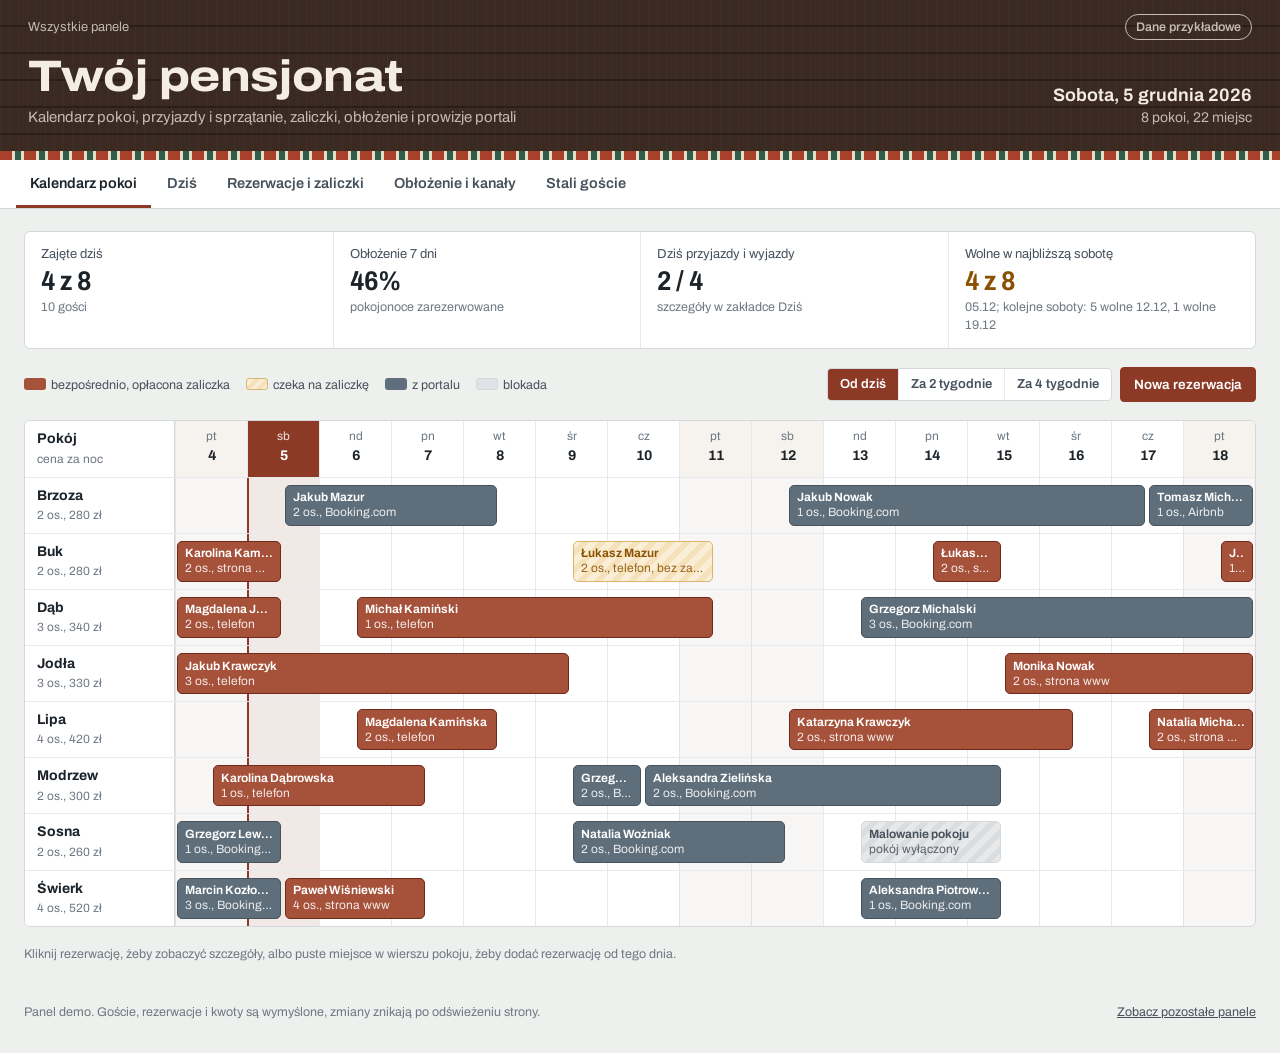
<file: pensjonat/index.html>
<!doctype html>
<html lang="pl">
<head>
<meta charset="utf-8">
<meta name="viewport" content="width=device-width, initial-scale=1">
<title>Pensjonat – panel demo</title>
<meta name="description" content="Panel demo dla pensjonatu i małego hotelu: kalendarz pokoi, przyjazdy, wyjazdy i sprzątanie, rezerwacje i zaliczki, obłożenie i prowizje portali, stali goście. Dane przykładowe.">
<link rel="preconnect" href="https://fonts.googleapis.com">
<link rel="preconnect" href="https://fonts.gstatic.com" crossorigin>
<link rel="stylesheet" href="https://fonts.googleapis.com/css2?family=Archivo:wdth,wght@62..125,100..900&display=swap">
<link rel="stylesheet" href="../assets/panel.css">
<style>
  /* Szyld z ciemnego drewna, pod nim tkany pas */
  body {
    --sign-bg: #3A2A21; --sign-fg: #F4EDE4; --sign-sub: rgba(244, 237, 228, .74);
    --sign-pattern: repeating-linear-gradient(to bottom, transparent 0 25px, rgba(0, 0, 0, .28) 25px 27px), repeating-linear-gradient(90deg, rgba(255, 255, 255, .025) 0 1px, transparent 1px 9px);
    --sign-band: repeating-linear-gradient(90deg, #A9402B 0 12px, #E9DCC6 12px 15px, #2F5D4A 15px 21px, #E9DCC6 21px 24px); --sign-band-h: 9px;
    --accent: #8C3A25; --accent-ink: #FFFFFF; --accent-soft: #F5E6DF; --accent-line: #8C3A25;
  }
  /* Kalendarz pokoi */
  .cal { background: var(--surface); border: 1px solid var(--line); border-radius: var(--r-box); overflow-x: auto; }
  .cal-in { min-width: 940px; }
  .cal-row { display: grid; grid-template-columns: 150px minmax(0, 1fr); border-bottom: 1px solid var(--line-soft); }
  .cal-row:last-child { border-bottom: 0; }
  .cal-l { padding: 8px 12px; font-size: 13px; border-right: 1px solid var(--line); background: var(--surface); position: sticky; left: 0; z-index: 2; }
  .cal-l b { display: block; font-size: 14px; }
  .cal-l span { color: var(--ink-3); font-size: 12px; }
  .track { position: relative; min-height: 50px; cursor: copy; background-image: linear-gradient(90deg, var(--line-soft) 1px, transparent 1px); background-size: calc(100% / var(--n)) 100%; }
  .days { display: grid; grid-template-columns: repeat(var(--n), minmax(0, 1fr)); }
  .days div { text-align: center; padding: 7px 2px; font-size: 12px; color: var(--ink-3); border-left: 1px solid var(--line-soft); }
  .days div b { display: block; font-size: 14px; color: var(--ink); font-variant-numeric: tabular-nums; }
  .days div.we { background: #F6F2EE; }
  .days div.td { background: var(--accent); color: rgba(255, 255, 255, .85); }
  .days div.td b { color: #fff; }
  .col-we, .col-td { position: absolute; top: 0; bottom: 0; pointer-events: none; }
  .col-we { background: rgba(140, 100, 70, .06); }
  .col-td { background: rgba(140, 58, 37, .07); border-left: 2px solid var(--accent); }
  .bk { position: absolute; top: 7px; bottom: 7px; border-radius: 5px; padding: 3px 7px; font-size: 12px; line-height: 1.25; overflow: hidden; white-space: nowrap; text-overflow: ellipsis; cursor: pointer; appearance: none; border: 1px solid #6E2B1A; background: #A6513A; color: #fff; text-align: left; font-family: inherit; }
  .bk b { font-weight: 650; display: block; overflow: hidden; text-overflow: ellipsis; }
  .bk span { opacity: .88; }
  .bk.dep { background: repeating-linear-gradient(-45deg, #FBEED6 0 6px, #F5E1BA 6px 12px); color: var(--warn); border-color: #D9B66E; }
  .bk.portal { background: #5E6E7A; border-color: #46535C; }
  .bk.block { background: repeating-linear-gradient(-45deg, #E6E8EA 0 6px, #DADDE0 6px 12px); color: var(--ink-2); border-color: var(--line); }
  .legend { display: flex; gap: 8px 16px; flex-wrap: wrap; font-size: 12.5px; color: var(--ink-2); align-items: center; }
  .legend i { display: inline-block; width: 22px; height: 12px; border-radius: 3px; vertical-align: -1px; margin-right: 5px; }
  .rooms { display: grid; grid-template-columns: repeat(4, minmax(0, 1fr)); gap: 10px; }
  .room { border: 1px solid var(--line); border-radius: var(--r-box); background: var(--surface); padding: 10px 12px; display: flex; flex-direction: column; gap: 6px; }
  .room b { font-size: 14.5px; }
  .room span.s { font-size: 12.5px; color: var(--ink-3); }
  .room .chip, .room .btn { align-self: flex-start; }
  @media (max-width: 960px) { .rooms { grid-template-columns: repeat(2, minmax(0, 1fr)); } }
</style>
</head>
<body>

<header class="sign">
  <div class="sign-top">
    <a href="../index.html">Wszystkie panele</a>
    <span class="demo-flag">Dane przykładowe</span>
  </div>
  <div class="sign-inner">
    <div>
      <h1>Twój pensjonat</h1>
      <p class="sign-sub">Kalendarz pokoi, przyjazdy i sprzątanie, zaliczki, obłożenie i prowizje portali</p>
    </div>
    <div class="sign-meta"><strong id="sign-day"></strong><span id="sign-sub"></span></div>
  </div>
</header>

<nav class="tabs" aria-label="Moduły panelu">
  <div class="tabs-inner" role="tablist">
    <button class="tab" data-tab="kalendarz">Kalendarz pokoi</button>
    <button class="tab" data-tab="dzis">Dziś</button>
    <button class="tab" data-tab="rezerwacje">Rezerwacje i zaliczki</button>
    <button class="tab" data-tab="oblozenie">Obłożenie i kanały</button>
    <button class="tab" data-tab="goscie">Stali goście</button>
  </div>
</nav>

<main>
  <!-- KALENDARZ -->
  <section data-panel="kalendarz" class="stack">
    <div id="ka-strip"></div>
    <div class="row-between">
      <div class="legend"><span><i style="background:#A6513A"></i>bezpośrednio, opłacona zaliczka</span><span><i style="background:repeating-linear-gradient(-45deg,#FBEED6 0 4px,#F5E1BA 4px 8px);border:1px solid #D9B66E"></i>czeka na zaliczkę</span><span><i style="background:#5E6E7A"></i>z portalu</span><span><i style="background:#E0E3E6;border:1px solid var(--line)"></i>blokada</span></div>
      <div class="row"><div id="ka-week"></div><button class="btn primary" id="ka-new">Nowa rezerwacja</button></div>
    </div>
    <div class="cal"><div class="cal-in" id="ka-cal"></div></div>
    <p class="small muted">Kliknij rezerwację, żeby zobaczyć szczegóły, albo puste miejsce w wierszu pokoju, żeby dodać rezerwację od tego dnia.</p>
  </section>

  <!-- DZIŚ -->
  <section data-panel="dzis" class="stack">
    <div id="dz-strip"></div>
    <div class="cols-even">
      <div class="box">
        <div class="box-h"><h2>Przyjazdy</h2><p>zameldowanie od 15:00</p></div>
        <div class="box-b flush" id="dz-in"></div>
      </div>
      <div class="box">
        <div class="box-h"><h2>Wyjazdy</h2><p>wymeldowanie do 11:00</p></div>
        <div class="box-b flush" id="dz-out"></div>
      </div>
    </div>
    <div class="box">
      <div class="box-h"><h2>Sprzątanie</h2><p>stan pokoi na dziś</p></div>
      <div class="box-b"><div class="rooms" id="dz-rooms"></div></div>
    </div>
  </section>

  <!-- REZERWACJE -->
  <section data-panel="rezerwacje" class="stack">
    <div id="re-strip"></div>
    <div class="box">
      <div class="box-h"><div id="re-filter"></div><p>Zaliczka 30% w ciągu 3 dni od rezerwacji bezpośredniej</p></div>
      <div class="box-b flush scroll-lg" id="re-table"></div>
    </div>
  </section>

  <!-- OBŁOŻENIE -->
  <section data-panel="oblozenie" class="stack">
    <div id="ob-strip"></div>
    <div class="cols-even">
      <div class="box">
        <div class="box-h"><h2>Obłożenie pokoi</h2><p>przyszłe miesiące: zarezerwowane do dziś</p></div>
        <div class="box-b"><div id="ob-bars"></div></div>
      </div>
      <div class="box">
        <div class="box-h"><h2>Kanały sprzedaży</h2><p>ostatnie 90 dni i nadchodzące pobyty</p></div>
        <div class="box-b flush" id="ob-ch"></div>
        <div class="box-b"><p class="small muted">Prowizje portali przyjęte w panelu jako przykład. Wpisz swoje stawki w pliku.</p></div>
      </div>
    </div>
  </section>

  <!-- GOŚCIE -->
  <section data-panel="goscie" class="stack">
    <div id="go-strip"></div>
    <div class="box">
      <div class="box-h"><h2>Goście, którzy wracają</h2><button class="btn sm primary" id="go-offer">Wyślij ofertę na najbliższy długi weekend</button></div>
      <div class="box-b flush" id="go-table"></div>
    </div>
  </section>
</main>

<footer class="foot">
  <span>Panel demo. Goście, rezerwacje i kwoty są wymyślone, zmiany znikają po odświeżeniu strony.</span>
  <a href="../index.html">Zobacz pozostałe panele</a>
</footer>

<script src="../assets/panel.js"></script>
<script>
(function () {
  'use strict';
  var r = P.rng(6123);
  var TODAY = P.today();
  var DEP = 0.3;                 /* zaliczka przy rezerwacji bezpośredniej */
  var DEP_DAYS = 3;              /* tyle dni na wpłatę zaliczki */
  var COMM = { 'Booking.com': 0.15, 'Airbnb': 0.03, 'telefon': 0, 'strona www': 0 };   /* przykładowe prowizje */

  /* ---------- Dane przykładowe ---------- */
  var ROOMS = [
    { id: 'r1', n: 'Brzoza', cap: 2, price: 280, kind: 'pokój 2-osobowy' },
    { id: 'r2', n: 'Buk', cap: 2, price: 280, kind: 'pokój 2-osobowy' },
    { id: 'r3', n: 'Dąb', cap: 3, price: 340, kind: 'pokój 3-osobowy' },
    { id: 'r4', n: 'Jodła', cap: 3, price: 330, kind: 'pokój 2+1' },
    { id: 'r5', n: 'Lipa', cap: 4, price: 420, kind: 'rodzinny' },
    { id: 'r6', n: 'Modrzew', cap: 2, price: 300, kind: 'z balkonem' },
    { id: 'r7', n: 'Sosna', cap: 2, price: 260, kind: 'pokój 2-osobowy' },
    { id: 'r8', n: 'Świerk', cap: 4, price: 520, kind: 'apartament z aneksem' }
  ];
  var RM = {}; ROOMS.forEach(function (x) { RM[x.id] = x; });
  var FIRST = ['Anna', 'Piotr', 'Katarzyna', 'Michał', 'Joanna', 'Tomasz', 'Magdalena', 'Paweł', 'Agnieszka', 'Krzysztof', 'Monika', 'Marcin', 'Ewa', 'Łukasz', 'Natalia', 'Jakub', 'Karolina', 'Adam', 'Aleksandra', 'Grzegorz'];
  var LAST = ['Nowak', 'Kowalski', 'Wiśniewski', 'Wójcik', 'Kamiński', 'Lewandowski', 'Zieliński', 'Szymański', 'Woźniak', 'Dąbrowski', 'Kozłowski', 'Mazur', 'Krawczyk', 'Piotrowski', 'Grabowski', 'Pawłowski', 'Michalski', 'Król', 'Wieczorek', 'Jabłoński'];
  var NOTES = ['', '', '', 'łóżeczko dla dziecka', 'przyjazd po 20:00', 'z psem', 'rocznica, prosimy o kwiaty w pokoju', 'śniadanie bezglutenowe', 'parking dla busa'];
  var SRC = ['Booking.com', 'Booking.com', 'Booking.com', 'telefon', 'strona www', 'strona www', 'Airbnb', 'telefon'];
  function guest() { var f = P.pick(r, FIRST), l = P.pick(r, LAST); if (/a$/.test(f)) l = l.replace(/ski$/, 'ska').replace(/cki$/, 'cka').replace(/dzki$/, 'dzka'); return f + ' ' + l; }
  var BK = [], bkN = 0;
  ROOMS.forEach(function (room, ri) {
    var d = P.addDays(TODAY, -P.int(r, 2, 9));
    while (P.days(TODAY, d) < 75) {
      var nights = P.pick(r, [1, 2, 2, 2, 3, 3, 4, 5, 7]);
      var src = P.pick(r, SRC), from = d, to = P.addDays(d, nights);
      var made = P.addDays(from, -P.int(r, 3, 60));
      if (made > TODAY) made = P.addDays(TODAY, -P.int(r, 0, 2));
      var direct = !COMM[src];
      var b = { id: 'b' + (bkN++), room: room.id, g: guest(), n: Math.min(room.cap, P.int(r, 1, room.cap)), from: from, to: to, src: src, price: Math.round(room.price * nights * (P.days(TODAY, from) > 40 ? 1.08 : 1) / 10) * 10, made: made, note: P.pick(r, NOTES), block: false, inn: false, out: false };
      b.depAmt = direct ? Math.round(b.price * DEP / 10) * 10 : 0;
      b.depPaid = direct ? (P.days(made, TODAY) > DEP_DAYS + 1 || r() < 0.55) : true;
      BK.push(b);
      var gap = P.pick(r, [0, 0, 1, 1, 2, 3, 4, 6]);
      if (from.getDay() === 0 || from.getDay() === 1) gap = Math.max(gap, 1);
      d = P.addDays(to, gap);
    }
  });
  /* blokada pokoju na drobny remont */
  BK = BK.filter(function (b) { return !(b.room === 'r7' && P.days(TODAY, b.from) >= 8 && P.days(TODAY, b.from) < 12); });
  BK.push({ id: 'b' + (bkN++), room: 'r7', g: 'Malowanie pokoju', n: 0, from: P.addDays(TODAY, 8), to: P.addDays(TODAY, 10), src: '', price: 0, made: TODAY, note: '', block: true, depAmt: 0, depPaid: true });
  BK = BK.filter(function (b) { return b.block || !BK.some(function (o) { return o.block && o.room === b.room && o.from < b.to && b.from < o.to; }); });
  /* dzisiejsze przyjazdy i wyjazdy: część gości już się zameldowała / wymeldowała */
  BK.forEach(function (b) { if (+b.to === +TODAY && r() < 0.5) b.out = true; if (P.days(b.from, TODAY) > 0) b.inn = true; });
  /* dwie rezerwacje bezpośrednie bez zaliczki po terminie */
  BK.filter(function (b) { return b.depAmt && P.days(TODAY, b.from) > 6; }).slice(1, 3).forEach(function (b) { b.made = P.addDays(TODAY, -6); b.depPaid = false; });
  var CLEAN = {};   /* pokoje posprzątane dziś */

  /* stali goście */
  var REG = [
    ['Anna i Marek Zielińscy', 6, 'Modrzew', 'zawsze pokój z balkonem'], ['Rodzina Kowalskich', 4, 'Lipa', 'dwoje dzieci, łóżeczko'], ['Tomasz Woźniak', 5, 'Sosna', 'przyjeżdża na ryby, wczesne śniadanie'],
    ['Ewa Mazur', 3, 'Brzoza', 'z psem'], ['Grupa nordic walking Kije', 3, 'cały pensjonat', 'wyjazd firmowy w maju'], ['Joanna i Piotr Król', 4, 'Świerk', 'rocznica w lipcu'],
    ['Krzysztof Pawłowski', 2, 'Dąb', 'faktura na firmę'], ['Magdalena Wieczorek', 3, 'Jodła', 'śniadanie wegetariańskie']
  ].map(function (g, i) { return { n: g[0], stays: g[1], room: g[2], note: g[3], last: P.addDays(TODAY, -P.int(r, 40, 400)), spent: g[1] * P.int(r, 700, 1500), consent: i !== 4, sent: false }; });

  P.$('#sign-day').textContent = P.dayTitle(TODAY);
  P.$('#sign-sub').textContent = ROOMS.length + ' pokoi, ' + ROOMS.reduce(function (s, x) { return s + x.cap; }, 0) + ' miejsc';

  function stays(d) { return BK.filter(function (b) { return !b.block && b.from <= d && d < b.to; }); }
  function nights(b) { return P.days(b.from, b.to); }
  function depDue(b) { return P.addDays(b.made, DEP_DAYS); }
  function depState(b) { if (!b.depAmt) return 'portal'; if (b.depPaid) return 'paid'; return P.days(TODAY, depDue(b)) < 0 ? 'late' : 'wait'; }

  /* ---------- KALENDARZ ---------- */
  var kaOff = 0, N = 15;
  P.views.kalendarz = function () {
    var occ = stays(TODAY).length, wk = 0, wkMax = 0;
    for (var i = 0; i < 7; i++) { wk += stays(P.addDays(TODAY, i)).length; wkMax += ROOMS.length; }
    var arr = BK.filter(function (b) { return !b.block && +b.from === +TODAY; }), dep = BK.filter(function (b) { return !b.block && +b.to === +TODAY; });
    var free = []; for (var j = 0; j < 21; j++) { var d = P.addDays(TODAY, j); if (d.getDay() === 6) free.push([d, ROOMS.length - stays(d).length]); }
    P.strip(P.$('#ka-strip'), [
      { label: 'Zajęte dziś', value: occ + ' z ' + ROOMS.length, note: P.n(stays(TODAY).reduce(function (s, b) { return s + b.n; }, 0), 'gość', 'gości', 'gości') },
      { label: 'Obłożenie 7 dni', value: P.num(wk / wkMax * 100) + '%', note: 'pokojonoce zarezerwowane' },
      { label: 'Dziś przyjazdy i wyjazdy', value: arr.length + ' / ' + dep.length, note: 'szczegóły w zakładce Dziś' },
      { label: 'Wolne w najbliższą sobotę', value: free[0][1] + ' z ' + ROOMS.length, note: P.d(free[0][0]) + '; kolejne soboty: ' + free.slice(1).map(function (f) { return f[1] + ' wolne ' + P.d(f[0]); }).join(', '), tone: free[0][1] > 3 ? 'warn' : '' }
    ]);
    P.seg(P.$('#ka-week'), [{ v: 0, l: 'Od dziś' }, { v: 14, l: 'Za 2 tygodnie' }, { v: 28, l: 'Za 4 tygodnie' }], kaOff, function (v) { kaOff = +v; P.views.kalendarz(); });
    var start = P.addDays(TODAY, kaOff - 1);
    var h = '<div class="cal-row" style="--n:' + N + '"><div class="cal-l"><b>Pokój</b><span>cena za noc</span></div><div class="days">';
    for (var k = 0; k < N; k++) { var dd = P.addDays(start, k); h += '<div class="' + (+dd === +TODAY ? 'td' : (dd.getDay() === 5 || dd.getDay() === 6 ? 'we' : '')) + '">' + P.dowS(dd) + '<b>' + dd.getDate() + '</b></div>'; }
    h += '</div></div>';
    ROOMS.forEach(function (room) {
      h += '<div class="cal-row" style="--n:' + N + '"><div class="cal-l" title="' + room.kind + '"><b>' + room.n + '</b><span>' + room.cap + ' os., ' + P.zl(room.price) + '</span></div><div class="track" data-room="' + room.id + '" data-start="' + P.iso(start) + '">';
      for (var k2 = 0; k2 < N; k2++) { var d2 = P.addDays(start, k2); if (d2.getDay() === 5 || d2.getDay() === 6) h += '<div class="col-we" style="left:' + (k2 / N * 100) + '%;width:' + (100 / N) + '%"></div>'; if (+d2 === +TODAY) h += '<div class="col-td" style="left:' + (k2 / N * 100) + '%;width:' + (100 / N) + '%"></div>'; }
      BK.filter(function (b) { return b.room === room.id && b.to > start && b.from < P.addDays(start, N); }).forEach(function (b) {
        var s = Math.max(-0.5, P.days(start, b.from)) + 0.5, e = Math.min(N, P.days(start, b.to) + 0.5);
        var cls = b.block ? 'block' : (!b.depAmt ? 'portal' : (b.depPaid ? '' : 'dep'));
        h += '<button class="bk ' + cls + '" data-id="' + b.id + '" style="left:calc(' + (s / N * 100) + '% + 2px);width:calc(' + ((e - s) / N * 100) + '% - 4px)" title="' + P.esc(b.g + (b.block ? '' : ', ' + b.n + ' os., ' + b.src)) + '">' +
          '<b>' + P.esc(b.g) + '</b><span>' + (b.block ? 'pokój wyłączony' : b.n + ' os., ' + b.src + (cls === 'dep' ? ', bez zaliczki' : '')) + '</span></button>';
      });
      h += '</div></div>';
    });
    P.$('#ka-cal').innerHTML = h;
    P.$$('#ka-cal .bk').forEach(function (x) { x.onclick = function (e) { e.stopPropagation(); openBk(BK.filter(function (b) { return b.id === x.getAttribute('data-id'); })[0]); }; });
    P.$$('#ka-cal .track').forEach(function (t) { t.onclick = function (e) {
      var rc = t.getBoundingClientRect(), k = Math.floor((e.clientX - rc.left) / rc.width * N), d = P.addDays(P.fromIso(t.getAttribute('data-start')), k);
      newBk(t.getAttribute('data-room'), d < TODAY ? TODAY : d); }; });
  };
  function openBk(b) {
    if (b.block) { P.modal({ title: b.g, sub: RM[b.room].n + ', ' + P.d(b.from) + '–' + P.d(b.to), body: '<p class="lead">Pokój wyłączony ze sprzedaży. Portale mają zamknięte te daty.</p>', actions: [{ label: 'Usuń blokadę', onClick: function (close) { BK.splice(BK.indexOf(b), 1); close(); P.toast('Blokada usunięta, pokój wrócił do sprzedaży'); P.refresh(); } }, { label: 'Zamknij', ghost: true }] }); return; }
    var ds = depState(b);
    var body = '<dl class="kv"><dt>Pokój</dt><dd>' + RM[b.room].n + ', ' + RM[b.room].kind + '</dd><dt>Pobyt</dt><dd>' + P.dowS(b.from) + ' ' + P.d(b.from) + ' – ' + P.dowS(b.to) + ' ' + P.d(b.to) + ', ' + P.n(nights(b), 'noc', 'noce', 'nocy') + '</dd><dt>Goście</dt><dd>' + b.n + '</dd>' +
      '<dt>Źródło</dt><dd>' + b.src + ', zarezerwowano ' + P.d(b.made) + '</dd><dt>Cena</dt><dd>' + P.zl(b.price) + (COMM[b.src] ? ', prowizja ' + P.zl(b.price * COMM[b.src]) : '') + '</dd>' +
      '<dt>Zaliczka</dt><dd>' + (ds === 'portal' ? 'nie dotyczy, płatność przez portal lub na miejscu' : P.zl(b.depAmt) + ', ' + (ds === 'paid' ? 'wpłacona' : ds === 'late' ? 'po terminie (' + P.d(depDue(b)) + ')' : 'termin ' + P.d(depDue(b)))) + '</dd>' +
      (b.note ? '<dt>Uwagi</dt><dd>' + P.esc(b.note) + '</dd>' : '') + '</dl>';
    var acts = [{ label: 'Zamknij', ghost: true }];
    if (ds === 'wait' || ds === 'late') {
      acts.unshift({ label: 'Anuluj rezerwację', onClick: function (close) { BK.splice(BK.indexOf(b), 1); close(); P.toast('Rezerwacja anulowana, pokój ' + RM[b.room].n + ' wolny ' + P.d(b.from) + '–' + P.d(b.to)); P.refresh(); } });
      acts.push({ label: 'Zaliczka wpłynęła', primary: true, onClick: function (close) { b.depPaid = true; close(); P.toast('Zaliczka zaksięgowana: ' + b.g + ', ' + P.zl(b.depAmt)); P.refresh(); } });
    }
    P.modal({ title: b.g, sub: 'Rezerwacja', body: body, actions: acts });
  }
  function newBk(room, from) {
    var body = '<div class="form-grid"><label class="field full"><span>Gość</span><input id="nb-g" placeholder="Imię i nazwisko"></label>' +
      '<label class="field"><span>Pokój</span><select id="nb-r">' + P.options(ROOMS.map(function (x) { return { v: x.id, l: x.n + ' (' + x.kind + ', ' + x.price + ' zł)' }; }), room || 'r1') + '</select></label>' +
      '<label class="field"><span>Liczba gości</span><input id="nb-n" type="number" min="1" max="6" value="2"></label>' +
      '<label class="field"><span>Przyjazd</span><input id="nb-f" type="date" value="' + P.iso(from || TODAY) + '"></label>' +
      '<label class="field"><span>Noce</span><input id="nb-k" type="number" min="1" max="30" value="2"></label>' +
      '<label class="field"><span>Skąd</span><select id="nb-s"><option>telefon</option><option>strona www</option></select></label>' +
      '<label class="field"><span>Uwagi</span><input id="nb-u" placeholder="Np. przyjazd po 20:00"></label>' +
      '<p class="full small" id="nb-err" style="color:var(--bad)"></p></div>';
    P.modal({ title: 'Nowa rezerwacja', sub: 'Po zapisaniu gość dostanie e-mail z numerem konta do zaliczki', body: body, actions: [
      { label: 'Anuluj', ghost: true },
      { label: 'Zapisz rezerwację', primary: true, onClick: function (close, d) {
        var g = P.$('#nb-g', d).value.trim(), rm = P.$('#nb-r', d).value, f = P.$('#nb-f', d).value, k = +P.$('#nb-k', d).value, n = +P.$('#nb-n', d).value;
        var err = P.$('#nb-err', d);
        if (!g) { err.textContent = 'Wpisz imię i nazwisko gościa.'; return; }
        if (!f || P.fromIso(f) < TODAY) { err.textContent = 'Wybierz dzisiejszą albo późniejszą datę przyjazdu.'; return; }
        if (!(k >= 1)) { err.textContent = 'Wpisz liczbę nocy.'; return; }
        if (n > RM[rm].cap) { err.textContent = 'Pokój ' + RM[rm].n + ' mieści ' + RM[rm].cap + ' os. Wybierz większy pokój.'; return; }
        var from = P.fromIso(f), to = P.addDays(from, k);
        var clash = BK.filter(function (b) { return b.room === rm && b.from < to && from < b.to; })[0];
        if (clash) { err.textContent = 'Pokój ' + RM[rm].n + ' jest zajęty ' + P.d(clash.from) + '–' + P.d(clash.to) + ' (' + clash.g + '). Zmień daty albo pokój.'; return; }
        var price = RM[rm].price * k;
        BK.push({ id: 'b' + (bkN++), room: rm, g: g, n: n, from: from, to: to, src: P.$('#nb-s', d).value, price: price, made: TODAY, note: P.$('#nb-u', d).value.trim(), block: false, depAmt: Math.round(price * DEP / 10) * 10, depPaid: false });
        close(); P.toast('Zapisano: ' + g + ', ' + RM[rm].n + ' ' + P.d(from) + '–' + P.d(to) + '. Zaliczka ' + P.zl(Math.round(price * DEP / 10) * 10) + ' do ' + P.d(P.addDays(TODAY, DEP_DAYS))); P.refresh();
      } }
    ] });
  }
  P.$('#ka-new').addEventListener('click', function () { newBk('r1', TODAY); });

  /* ---------- DZIŚ ---------- */
  P.views.dzis = function () {
    var arr = BK.filter(function (b) { return !b.block && +b.from === +TODAY; }), dep = BK.filter(function (b) { return !b.block && +b.to === +TODAY; });
    var toClean = ROOMS.filter(function (x) { return roomState(x)[0] === 'dirty'; });
    var dueTotal = arr.filter(function (b) { return !b.inn; }).reduce(function (s, b) { return s + (b.price - (b.depPaid ? b.depAmt : 0)) * (COMM[b.src] && b.src === 'Booking.com' ? 1 : 1); }, 0);
    P.strip(P.$('#dz-strip'), [
      { label: 'Przyjazdy', value: arr.length, note: arr.filter(function (b) { return b.inn; }).length + ' już zameldowanych' },
      { label: 'Wyjazdy', value: dep.length, note: dep.filter(function (b) { return b.out; }).length + ' już rozliczonych' },
      { label: 'Do sprzątania', value: toClean.length, note: toClean.map(function (x) { return x.n; }).join(', ') || 'wszystko gotowe', tone: toClean.length ? 'warn' : 'ok' },
      { label: 'Do pobrania przy meldunku', value: P.zl(dueTotal), note: 'reszta po zaliczkach' }
    ]);
    P.table(P.$('#dz-in'), [
      { key: 'g', label: 'Gość', html: function (b) { return '<b>' + P.esc(b.g) + '</b><span class="sub">' + RM[b.room].n + ', ' + b.n + ' os., ' + P.n(nights(b), 'noc', 'noce', 'nocy') + '</span>'; } },
      { key: 'note', label: 'Uwagi', html: function (b) { return b.note ? P.esc(b.note) : '<span class="muted">—</span>'; } },
      { key: 'pay', label: 'Do zapłaty', num: 1, val: function (b) { return b.price - (b.depPaid ? b.depAmt : 0); }, html: function (b) { return P.zl(b.price - (b.depPaid ? b.depAmt : 0)) + '<span class="sub">' + (b.src === 'Booking.com' ? 'przez portal lub na miejscu' : b.depPaid && b.depAmt ? 'po zaliczce' : b.depAmt ? 'zaliczka nie wpłynęła' : b.src) + '</span>'; } },
      { key: 'a', label: '', sort: false, html: function (b) { return b.inn ? P.chip('Zameldowany', 'ok') : '<button class="btn sm" data-in="' + b.id + '">Zamelduj</button>'; } }
    ], { rows: arr, empty: 'Dziś nikt nie przyjeżdża.' });
    P.table(P.$('#dz-out'), [
      { key: 'g', label: 'Gość', html: function (b) { return '<b>' + P.esc(b.g) + '</b><span class="sub">' + RM[b.room].n + ', ' + P.n(nights(b), 'noc', 'noce', 'nocy') + '</span>'; } },
      { key: 'src', label: 'Źródło' },
      { key: 'a', label: '', sort: false, html: function (b) { return b.out ? P.chip('Rozliczony', 'ok') : '<button class="btn sm" data-out="' + b.id + '">Wymelduj i rozlicz</button>'; } }
    ], { rows: dep, empty: 'Dziś nikt nie wyjeżdża.' });
    P.$$('[data-in]').forEach(function (x) { x.onclick = function () { var b = BK.filter(function (y) { return y.id === x.getAttribute('data-in'); })[0]; b.inn = true; P.toast('Zameldowano: ' + b.g + ', pokój ' + RM[b.room].n); P.refresh(); }; });
    P.$$('[data-out]').forEach(function (x) { x.onclick = function () { var b = BK.filter(function (y) { return y.id === x.getAttribute('data-out'); })[0]; b.out = true; P.toast('Wymeldowano: ' + b.g + '. Pokój ' + RM[b.room].n + ' do sprzątania'); P.refresh(); }; });
    P.$('#dz-rooms').innerHTML = ROOMS.map(function (x) {
      var s = roomState(x);
      return '<div class="room"><b>' + x.n + '</b><span class="s">' + s[2] + '</span>' + P.chip(s[1], { dirty: 'warn', ready: 'ok', busy: '', free: 'ok', wait: 'info' }[s[0]]) + (s[0] === 'dirty' ? '<button class="btn sm" data-cl="' + x.id + '">Posprzątany</button>' : '') + '</div>';
    }).join('');
    P.$$('[data-cl]').forEach(function (x) { x.onclick = function () { CLEAN[x.getAttribute('data-cl')] = true; P.toast('Pokój ' + RM[x.getAttribute('data-cl')].n + ' gotowy'); P.refresh(); }; });
  };
  function roomState(x) {
    var out = BK.filter(function (b) { return b.room === x.id && !b.block && +b.to === +TODAY; })[0], inn = BK.filter(function (b) { return b.room === x.id && !b.block && +b.from === +TODAY; })[0];
    var stay = BK.filter(function (b) { return b.room === x.id && !b.block && b.from < TODAY && TODAY < b.to; })[0];
    if (stay) return ['busy', 'Zajęty', P.esc(stay.g) + ', do ' + P.d(stay.to)];
    if (out && !out.out) return ['wait', 'Czeka na wyjazd', 'wymeldowanie do 11:00' + (inn ? ', potem przyjazd' : '')];
    if (out && !CLEAN[x.id]) return ['dirty', 'Do sprzątania', inn ? 'przyjazd dziś: ' + P.esc(inn.g) : 'po wyjeździe'];
    if (inn) return ['ready', 'Gotowy na przyjazd', P.esc(inn.g) + ', ' + inn.n + ' os.'];
    return ['free', 'Wolny, czysty', 'bez gości dziś'];
  }

  /* ---------- REZERWACJE ---------- */
  var reF = 'dep';
  P.views.rezerwacje = function () {
    var up = BK.filter(function (b) { return !b.block && b.from >= TODAY; });
    var wait = up.filter(function (b) { return depState(b) === 'wait'; }), late = up.filter(function (b) { return depState(b) === 'late'; });
    var paid = up.filter(function (b) { return b.depAmt && b.depPaid; }).reduce(function (s, b) { return s + b.depAmt; }, 0);
    P.strip(P.$('#re-strip'), [
      { label: 'Nadchodzące rezerwacje', value: up.length, note: P.zl(up.reduce(function (s, b) { return s + b.price; }, 0)) + ' wartości pobytów' },
      { label: 'Czeka na zaliczkę', value: wait.length, note: P.zl(wait.reduce(function (s, b) { return s + b.depAmt; }, 0)) },
      { label: 'Zaliczka po terminie', value: late.length, note: late.length ? 'przypomnij albo zwolnij pokój' : 'brak', tone: late.length ? 'bad' : 'ok' },
      { label: 'Wpłacone zaliczki', value: P.zl(paid), note: 'na nadchodzące pobyty' }
    ]);
    P.seg(P.$('#re-filter'), [{ v: 'dep', l: 'Bez zaliczki' }, { v: 'all', l: 'Wszystkie nadchodzące' }], reF, function (v) { reF = v; P.views.rezerwacje(); });
    var rows = up.filter(function (b) { return reF === 'all' || depState(b) === 'wait' || depState(b) === 'late'; });
    P.table(P.$('#re-table'), [
      { key: 'from', label: 'Przyjazd', val: function (b) { return +b.from; }, html: function (b) { return '<b>' + P.dowS(b.from) + ' ' + P.d(b.from) + '</b><span class="sub">' + P.n(nights(b), 'noc', 'noce', 'nocy') + ', ' + P.rel(b.from) + '</span>'; } },
      { key: 'g', label: 'Gość', html: function (b) { return P.esc(b.g) + '<span class="sub">' + RM[b.room].n + ', ' + b.n + ' os.</span>'; } },
      { key: 'src', label: 'Źródło' },
      { key: 'price', label: 'Cena', num: 1, html: function (b) { return P.zl(b.price); } },
      { key: 'dep', label: 'Zaliczka', val: function (b) { return ['late', 'wait', 'paid', 'portal'].indexOf(depState(b)); }, html: function (b) { var s = depState(b); return s === 'portal' ? '<span class="muted">nie dotyczy</span>' : P.zl(b.depAmt) + '<span class="sub">' + (s === 'paid' ? 'wpłacona' : 'termin ' + P.d(depDue(b))) + '</span>'; } },
      { key: 'st', label: 'Status', val: function (b) { return ['late', 'wait', 'paid', 'portal'].indexOf(depState(b)); }, html: function (b) { var s = depState(b); return s === 'late' ? P.chip('Po terminie', 'bad') : s === 'wait' ? P.chip('Czeka', 'warn') : s === 'paid' ? P.chip('Potwierdzona', 'ok') : P.chip('Portal', 'info'); } },
      { key: 'a', label: '', sort: false, html: function (b) { var s = depState(b); return s === 'wait' || s === 'late' ? '<div class="acts"><button class="btn sm ghost" data-rm="' + b.id + '">Przypomnij</button><button class="btn sm" data-dp="' + b.id + '">Wpłynęła</button></div>' : ''; } }
    ], { rows: rows, sortKey: 'dep', empty: 'Wszystkie zaliczki wpłacone.' });
    P.$$('[data-dp]').forEach(function (x) { x.onclick = function () { var b = BK.filter(function (y) { return y.id === x.getAttribute('data-dp'); })[0]; b.depPaid = true; P.toast('Zaliczka zaksięgowana: ' + b.g + ', ' + P.zl(b.depAmt)); P.refresh(); }; });
    P.$$('[data-rm]').forEach(function (x) { x.onclick = function () { var b = BK.filter(function (y) { return y.id === x.getAttribute('data-rm'); })[0]; P.toast('Przypomnienie o zaliczce wysłane: ' + b.g); }; });
  };

  /* ---------- OBŁOŻENIE ---------- */
  P.views.oblozenie = function () {
    var months = [];
    for (var m = -2; m <= 2; m++) months.push(new Date(TODAY.getFullYear(), TODAY.getMonth() + m, 1));
    var PAST = [0.71, 0.64];
    var rows = months.map(function (ms, i) {
      var me = new Date(ms.getFullYear(), ms.getMonth() + 1, 1), days = P.days(ms, me), cap = days * ROOMS.length, n = 0, rev = 0;
      if (i < 2) { n = Math.round(cap * PAST[i]); rev = n * 318; }
      else for (var d = new Date(ms); d < me; d = P.addDays(d, 1)) { var st = stays(d); n += st.length; rev += st.reduce(function (s, b) { return s + b.price / nights(b); }, 0); }
      return { l: P.MON[ms.getMonth()], occ: n / cap, n: n, rev: rev, fut: i > 2, cur: i === 2 };
    });
    var cur = rows[2];
    P.strip(P.$('#ob-strip'), [
      { label: 'Obłożenie w tym miesiącu', value: P.num(cur.occ * 100) + '%', note: P.n(cur.n, 'pokojonoc', 'pokojonoce', 'pokojonocy') + ' zarezerwowanych' },
      { label: 'Średnia cena za noc', value: P.zl(cur.rev / Math.max(1, cur.n)), note: 'ADR, w tym miesiącu' },
      { label: 'Przychód na pokój', value: P.zl(cur.rev / ROOMS.length / P.days(new Date(TODAY.getFullYear(), TODAY.getMonth(), 1), new Date(TODAY.getFullYear(), TODAY.getMonth() + 1, 1))), note: 'RevPAR, na dzień' },
      { label: 'Zarezerwowane na 2 kolejne miesiące', value: P.zl(rows.slice(3).reduce(function (s, x) { return s + x.rev; }, 0)), note: 'wartość pobytów już w kalendarzu' }
    ]);
    P.bars(P.$('#ob-bars'), rows.map(function (x) { return { label: x.l + (x.cur ? ' (trwa)' : x.fut ? ' (na dziś)' : ''), value: x.occ * 100, text: P.num(x.occ * 100) + '%', tone: x.fut ? '' : (x.occ >= 0.6 ? 'ok' : 'warn') }; }), { max: 100 });
    var ch = Object.keys(COMM).map(function (k) {
      var list = BK.filter(function (b) { return b.src === k && P.days(b.from, TODAY) < 90; });
      var val = list.reduce(function (s, b) { return s + b.price; }, 0);
      return { k: k, n: list.length, val: val, comm: val * COMM[k], net: val * (1 - COMM[k]) };
    });
    var tot = ch.reduce(function (s, c) { return s + c.val; }, 0);
    P.table(P.$('#ob-ch'), [
      { key: 'k', label: 'Kanał' },
      { key: 'n', label: 'Rezerwacje', num: 1, html: function (c) { return c.n + '<span class="sub">' + P.num(c.val / tot * 100) + '% wartości</span>'; } },
      { key: 'val', label: 'Wartość', num: 1, html: function (c) { return P.zl(c.val); } },
      { key: 'comm', label: 'Prowizja', num: 1, html: function (c) { return c.comm ? P.zl(c.comm) + '<span class="sub">' + P.num(COMM[c.k] * 100) + '%</span>' : '<span class="muted">0 zł</span>'; } },
      { key: 'net', label: 'Zostaje', num: 1, html: function (c) { return '<b>' + P.zl(c.net) + '</b>'; } }
    ], { rows: ch, sortKey: 'val', sortDir: -1, foot: '<tr><td>Razem</td><td></td><td class="num">' + P.zl(tot) + '</td><td class="num">' + P.zl(ch.reduce(function (s, c) { return s + c.comm; }, 0)) + '</td><td class="num">' + P.zl(ch.reduce(function (s, c) { return s + c.net; }, 0)) + '</td></tr>' });
  };

  /* ---------- STALI GOŚCIE ---------- */
  P.views.goscie = function () {
    var back = REG.filter(function (g) { return P.days(g.last, TODAY) > 300; });
    P.strip(P.$('#go-strip'), [
      { label: 'Stali goście', value: REG.length, note: 'co najmniej 2 pobyty' },
      { label: 'Pobyty stałych gości', value: REG.reduce(function (s, g) { return s + g.stays; }, 0), note: P.zl(REG.reduce(function (s, g) { return s + g.spent; }, 0)) + ' łącznie' },
      { label: 'Zgoda na oferty', value: REG.filter(function (g) { return g.consent; }).length + ' z ' + REG.length, note: 'można wysłać e-mail' },
      { label: 'Nie było ich ponad 10 miesięcy', value: back.length, note: 'warto zaprosić', tone: back.length ? 'warn' : '' }
    ]);
    P.table(P.$('#go-table'), [
      { key: 'n', label: 'Gość', html: function (g) { return '<b>' + P.esc(g.n) + '</b><span class="sub">' + P.esc(g.note) + '</span>'; } },
      { key: 'stays', label: 'Pobyty', num: 1 },
      { key: 'room', label: 'Ulubiony pokój' },
      { key: 'last', label: 'Ostatni pobyt', val: function (g) { return +g.last; }, html: function (g) { return P.d(g.last) + '.' + String(g.last.getFullYear()).slice(2) + '<span class="sub">' + P.rel(g.last) + '</span>'; } },
      { key: 'spent', label: 'Wydali', num: 1, html: function (g) { return P.zl(g.spent); } },
      { key: 'a', label: '', sort: false, html: function (g) { return !g.consent ? '<span class="muted small">brak zgody na oferty</span>' : g.sent ? P.chip('Oferta wysłana', 'ok') : '<button class="btn sm" data-of="' + REG.indexOf(g) + '">Wyślij ofertę</button>'; } }
    ], { rows: REG, sortKey: 'stays', sortDir: -1 });
    P.$$('[data-of]').forEach(function (x) { x.onclick = function () { var g = REG[+x.getAttribute('data-of')]; g.sent = true; P.toast('Oferta wysłana: ' + g.n + ' (pokój ' + g.room + ')'); P.refresh(); }; });
  };
  P.$('#go-offer').addEventListener('click', function () { var n = 0; REG.forEach(function (g) { if (g.consent && !g.sent) { g.sent = true; n++; } }); P.toast(n ? 'Oferta wysłana do: ' + P.n(n, 'gość', 'gości', 'gości') + ' ze zgodą na e-maile' : 'Oferta już wysłana'); P.refresh(); });

  P.initTabs();
})();
</script>
</body>
</html>
</file>
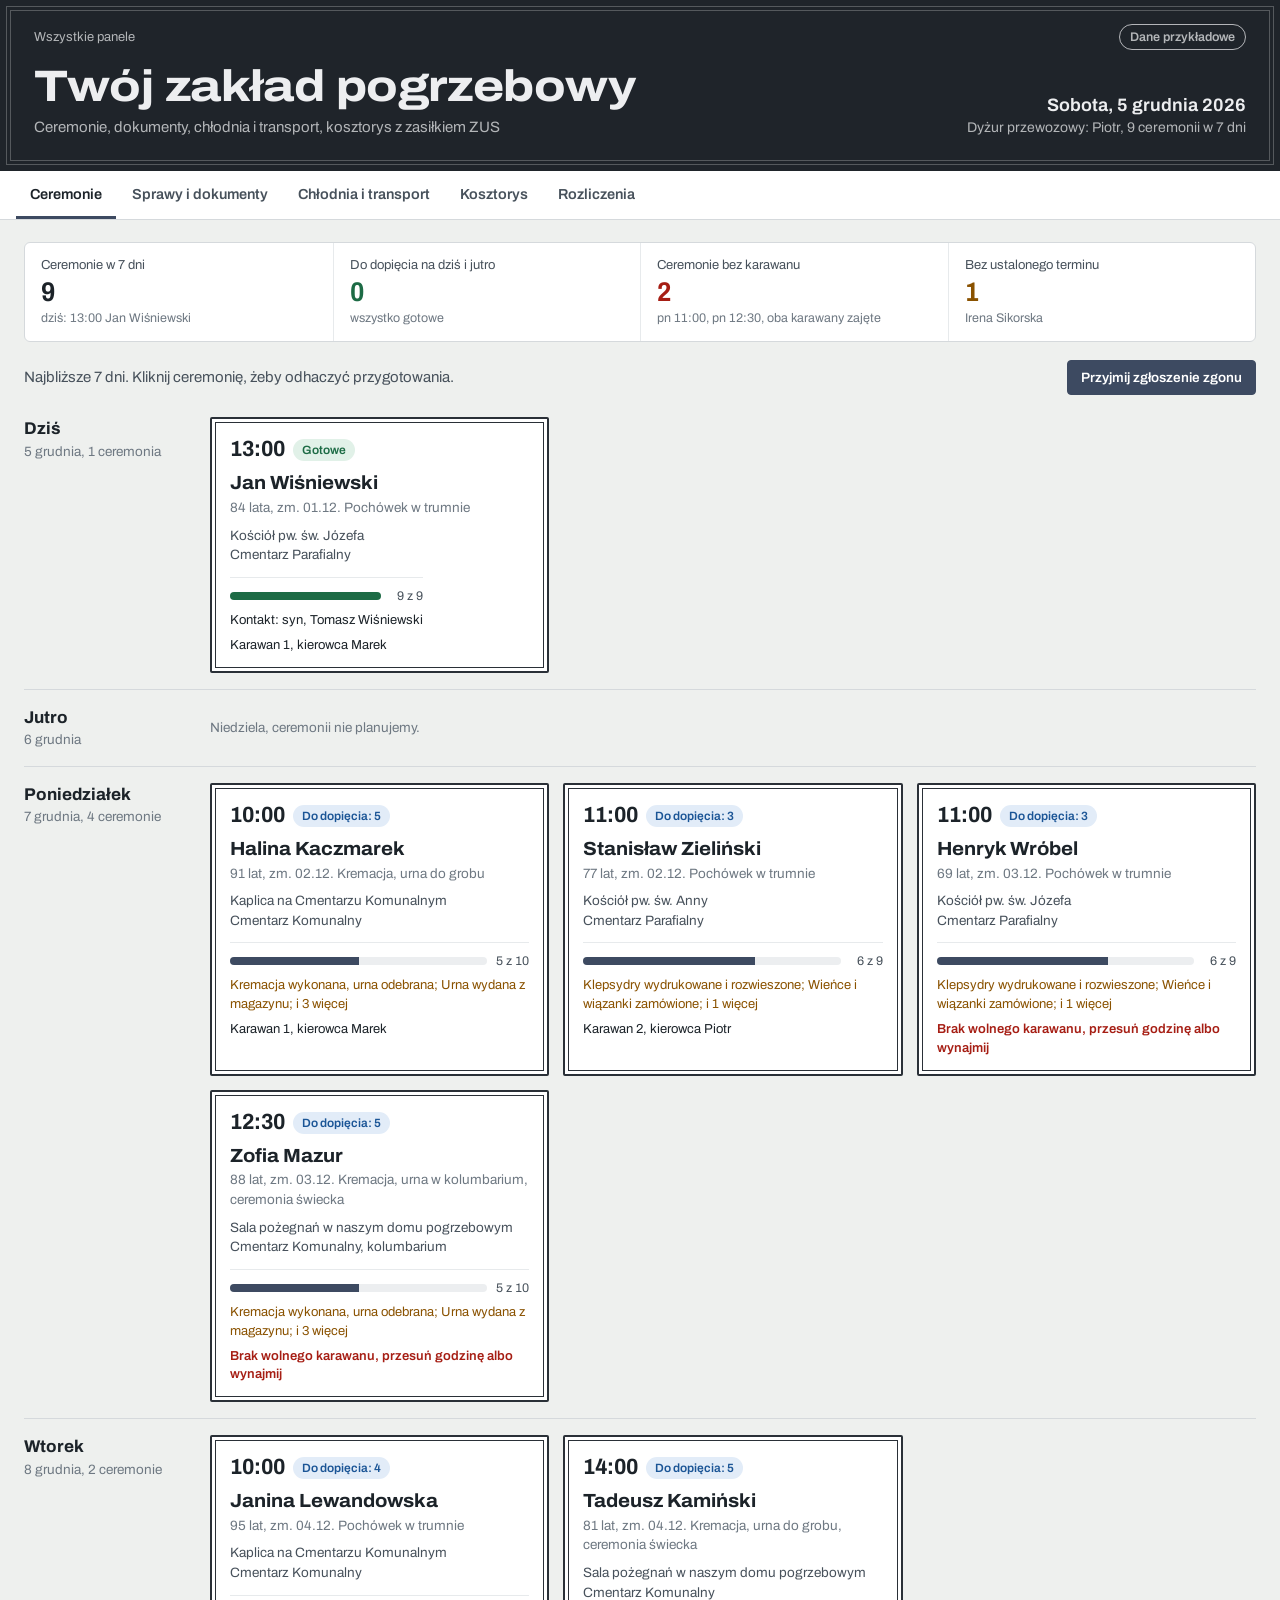
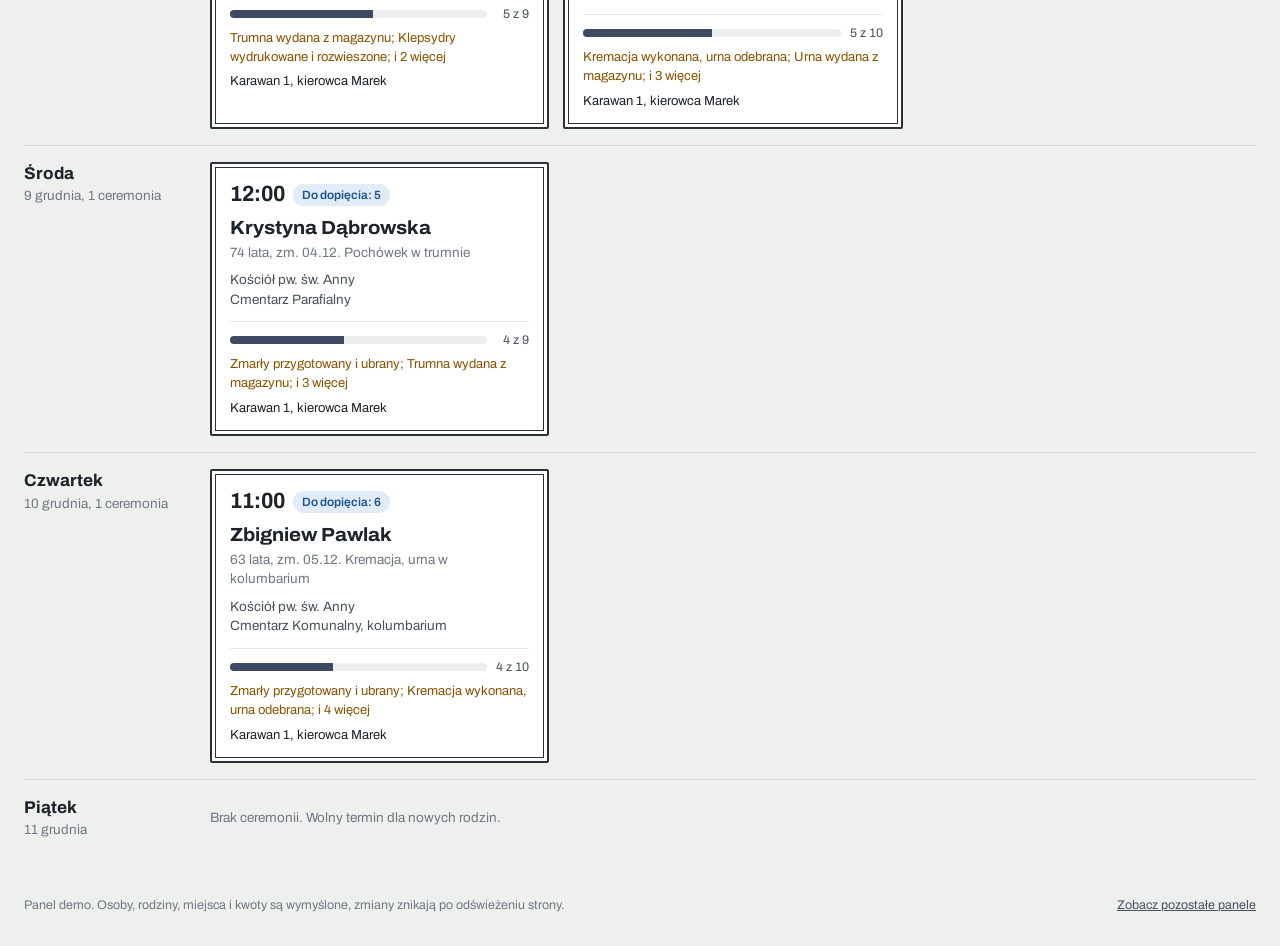
<file: pogrzeb/index.html>
<!doctype html>
<html lang="pl">
<head>
<meta charset="utf-8">
<meta name="viewport" content="width=device-width, initial-scale=1">
<title>Zakład pogrzebowy – panel demo</title>
<meta name="description" content="Panel demo dla zakładu pogrzebowego: ceremonie z listą przygotowań, dokumenty, chłodnia i transport, kosztorys z zasiłkiem ZUS, rozliczenia. Dane przykładowe.">
<link rel="preconnect" href="https://fonts.googleapis.com">
<link rel="preconnect" href="https://fonts.gstatic.com" crossorigin>
<link rel="stylesheet" href="https://fonts.googleapis.com/css2?family=Archivo:wdth,wght@62..125,100..900&display=swap">
<link rel="stylesheet" href="../assets/panel.css">
<style>
  /* Szyld jak klepsydra: ciemne pole w podwójnej ramce */
  body {
    --sign-bg: #1F242A; --sign-fg: #EDEEF0; --sign-sub: rgba(237, 238, 240, .72);
    --accent: #3D4A61; --accent-ink: #FFFFFF; --accent-soft: #E7EAF0; --accent-line: #3D4A61;
  }
  .sign { padding: 24px 34px 32px; }
  .sign::before {
    content: ""; position: absolute; inset: 10px; pointer-events: none;
    border: 1px solid rgba(237, 238, 240, .26);
    box-shadow: 0 0 0 3px var(--sign-bg), 0 0 0 4px rgba(237, 238, 240, .26);
  }

  /* Ceremonie: karty w ramce klepsydry */
  .days { display: flex; flex-direction: column; }
  .dayrow { display: grid; grid-template-columns: 170px minmax(0, 1fr); gap: 16px; padding: 16px 0; border-top: 1px solid var(--line); }
  .dayrow:first-child { border-top: 0; padding-top: 4px; }
  .day-t h2 { font-size: 17px; font-weight: 720; }
  .day-t span { display: block; font-size: 13.5px; color: var(--ink-3); }
  .kgrid { display: grid; grid-template-columns: repeat(auto-fill, minmax(300px, 1fr)); gap: 14px; }
  .klep {
    appearance: none; font: inherit; color: var(--ink); text-align: left; cursor: pointer;
    background: var(--surface); border: 2px solid #2A3037; border-radius: 2px;
    box-shadow: inset 0 0 0 3px var(--surface), inset 0 0 0 4px #2A3037;
    padding: 15px 18px 16px; display: flex; flex-direction: column; gap: 4px;
  }
  .klep:hover { background: #FAFAFB; box-shadow: inset 0 0 0 3px #FAFAFB, inset 0 0 0 4px #2A3037; }
  .klep-h { display: flex; justify-content: space-between; align-items: center; gap: 8px; }
  .klep-time { font-size: 22px; font-weight: 720; font-stretch: 92%; font-variant-numeric: tabular-nums; }
  .klep-name { font-size: 19px; font-weight: 720; font-stretch: 106%; line-height: 1.15; margin-top: 2px; }
  .klep-age { font-size: 13.5px; color: var(--ink-3); }
  .klep-place { font-size: 13.5px; color: var(--ink-2); margin-top: 4px; }
  .klep-foot { border-top: 1px solid var(--line-soft); margin-top: 8px; padding-top: 9px; display: flex; flex-direction: column; gap: 6px; font-size: 13px; }
  .klep-miss { color: var(--warn); }
  .klep-car.bad { color: var(--bad); font-weight: 600; }
  .empty-day { font-size: 13.5px; color: var(--ink-3); align-self: center; }

  /* Chłodnia */
  .cold { display: grid; grid-template-columns: repeat(4, minmax(0, 1fr)); gap: 10px; }
  .slot { appearance: none; font: inherit; color: var(--ink); text-align: left; border: 1px solid var(--line); border-radius: var(--r-box); background: var(--surface); padding: 10px 12px; min-height: 104px; display: flex; flex-direction: column; gap: 3px; cursor: pointer; }
  .slot:hover { border-color: var(--accent-line); }
  .slot-n { font-size: 12.5px; color: var(--ink-3); }
  .slot b { font-size: 14.5px; }
  .slot span { font-size: 12.5px; color: var(--ink-2); }
  .slot.free { border-style: dashed; background: transparent; cursor: default; }
  .slot.res { background: var(--info-soft); border-color: #B9CDE6; }
  .slot.out { background: var(--warn-soft); border-color: #E9CF9D; }

  /* Kosztorys */
  .split { display: flex; height: 26px; border-radius: 4px; overflow: hidden; border: 1px solid var(--line); }
  .split div { height: 100%; }
  .split .zus { background: var(--accent); }
  .split .fam { background: repeating-linear-gradient(-45deg, #D9DDE3 0 6px, #C9CED6 6px 12px); }
  .legend { display: flex; justify-content: space-between; gap: 10px; flex-wrap: wrap; font-size: 13px; margin-top: 7px; color: var(--ink-2); }
  .legend b { color: var(--ink); }
  .sum-row td { font-weight: 700; }
  .note { font-size: 13px; color: var(--ink-2); background: var(--surface-2); border: 1px solid var(--line-soft); border-radius: 4px; padding: 9px 11px; }
  .checks { display: grid; grid-template-columns: repeat(2, minmax(0, 1fr)); gap: 6px 14px; }
  .clist { display: flex; flex-direction: column; gap: 2px; }
  .clist .check { padding: 6px 2px; border-bottom: 1px solid var(--line-soft); }

  @media (max-width: 960px) { .cold { grid-template-columns: repeat(2, minmax(0, 1fr)); } }
  @media (max-width: 760px) { .dayrow { grid-template-columns: minmax(0, 1fr); gap: 8px; } }
  @media (max-width: 640px) { .sign { padding: 20px 22px 26px; } .sign::before { inset: 7px; } .checks { grid-template-columns: minmax(0, 1fr); } }
  @media print { .sign::before { display: none; } .klep { break-inside: avoid; } .cols-even { grid-template-columns: minmax(0, 1fr); } }
</style>
</head>
<body>

<header class="sign">
  <div class="sign-top">
    <a href="../index.html">Wszystkie panele</a>
    <span class="demo-flag">Dane przykładowe</span>
  </div>
  <div class="sign-inner">
    <div>
      <h1>Twój zakład pogrzebowy</h1>
      <p class="sign-sub">Ceremonie, dokumenty, chłodnia i transport, kosztorys z zasiłkiem ZUS</p>
    </div>
    <div class="sign-meta"><strong id="sign-day"></strong><span id="sign-sub"></span></div>
  </div>
</header>

<nav class="tabs" aria-label="Moduły panelu">
  <div class="tabs-inner" role="tablist">
    <button class="tab" data-tab="ceremonie">Ceremonie</button>
    <button class="tab" data-tab="sprawy">Sprawy i dokumenty</button>
    <button class="tab" data-tab="chlodnia">Chłodnia i transport</button>
    <button class="tab" data-tab="kosztorys">Kosztorys</button>
    <button class="tab" data-tab="rozliczenia">Rozliczenia</button>
  </div>
</nav>

<main>
  <!-- CEREMONIE -->
  <section data-panel="ceremonie" class="stack">
    <div id="ce-strip"></div>
    <div class="row-between">
      <p class="lead">Najbliższe 7 dni. Kliknij ceremonię, żeby odhaczyć przygotowania.</p>
      <button class="btn primary" data-new>Przyjmij zgłoszenie zgonu</button>
    </div>
    <div class="days" id="ce-days"></div>
  </section>

  <!-- SPRAWY -->
  <section data-panel="sprawy" class="stack">
    <div id="sp-strip"></div>
    <div class="box">
      <div class="box-h"><div id="sp-filter"></div><p>Kliknij sprawę, żeby uzupełnić dokumenty</p></div>
      <div class="box-b flush scroll-lg" id="sp-table"></div>
    </div>
    <div class="box">
      <div class="box-h"><h2>Dokumenty w kolejności</h2></div>
      <div class="box-b"><p class="lead" id="sp-order"></p></div>
    </div>
  </section>

  <!-- CHŁODNIA -->
  <section data-panel="chlodnia" class="stack">
    <div id="ch-strip"></div>
    <div class="cols">
      <div class="box">
        <div class="box-h"><h2>Chłodnia</h2><button class="btn sm primary" data-new>Przyjmij zgłoszenie zgonu</button></div>
        <div class="box-b"><div class="cold" id="ch-cold"></div></div>
      </div>
      <div class="box">
        <div class="box-h"><h2>Dyżur przewozowy</h2><p>całodobowy, telefon dyżurny</p></div>
        <div class="box-b flush" id="ch-duty"></div>
      </div>
    </div>
    <div class="box">
      <div class="box-h"><h2>Samochody na 7 dni</h2><p>ceremonie, przewozy i krematorium</p></div>
      <div class="box-b flush" id="ch-cars"></div>
    </div>
  </section>

  <!-- KOSZTORYS -->
  <section data-panel="kosztorys" class="stack">
    <div class="cols-even">
      <div class="box no-print">
        <div class="box-h"><h2>Ustalenia z rodziną</h2><p>ceny z cennika przykładowego</p></div>
        <div class="box-b">
          <div class="form-grid">
            <label class="field full"><span>Zmarły / zmarła</span><input id="k-who" value="Irena Sikorska"></label>
            <label class="field"><span>Rodzaj pochówku</span><select id="k-rodz"></select></label>
            <label class="field"><span>Ceremonia</span><select id="k-rel"><option value="1">Religijna</option><option value="0">Świecka</option></select></label>
            <label class="field"><span>Trumna</span><select id="k-trumna"></select></label>
            <label class="field" id="k-urna-f"><span>Urna</span><select id="k-urna"></select></label>
            <label class="field" id="k-grob-f"><span>Grób</span><select id="k-grob"><option value="nowy">Nowy grób ziemny</option><option value="otw">Istniejący grób rodzinny</option></select></label>
            <label class="field"><span>Doby w chłodni</span><input id="k-dni" type="number" min="0" max="30" value="4"></label>
            <label class="field"><span>Przewóz, km w jedną stronę</span><input id="k-km" type="number" min="0" max="500" value="12"></label>
            <label class="field"><span>Wieńce</span><input id="k-wien" type="number" min="0" max="20" value="2"></label>
            <label class="field"><span>Wiązanki</span><input id="k-wiaz" type="number" min="0" max="20" value="1"></label>
          </div>
          <div class="checks" style="margin-top:14px">
            <label class="check"><input type="checkbox" id="k-odz" checked> Odzież dla zmarłego</label>
            <label class="check"><input type="checkbox" id="k-nek" checked> Klepsydry (30 szt.)</label>
            <label class="check"><input type="checkbox" id="k-mis"> Mistrz ceremonii</label>
            <label class="check"><input type="checkbox" id="k-org" checked> Organista</label>
            <label class="check"><input type="checkbox" id="k-tre"> Trębacz</label>
            <label class="check"><input type="checkbox" id="k-onl"> Transmisja ceremonii online</label>
          </div>
          <label class="check" style="margin-top:14px"><input type="checkbox" id="k-zus" checked> Rozliczamy zasiłek pogrzebowy z ZUS za rodzinę</label>
        </div>
      </div>
      <div class="box">
        <div class="box-h"><div><h2>Kosztorys pogrzebu</h2><p id="k-for"></p></div><div class="row no-print"><button class="btn sm" onclick="window.print()">Drukuj kosztorys</button><button class="btn sm primary" id="k-save">Zapisz w sprawie</button></div></div>
        <div class="box-b flush" id="k-items"></div>
        <div class="box-b" id="k-split"></div>
      </div>
    </div>
  </section>

  <!-- ROZLICZENIA -->
  <section data-panel="rozliczenia" class="stack">
    <div id="ro-strip"></div>
    <div class="box">
      <div class="box-h"><h2>Pogrzeby po ceremonii</h2><p>zasiłek z ZUS i dopłata rodziny</p></div>
      <div class="box-b flush" id="ro-table"></div>
    </div>
    <div class="cols-even">
      <div class="box">
        <div class="box-h"><h2>Pogrzeby i przychód</h2><p>ostatnie 6 pełnych miesięcy</p></div>
        <div class="box-b"><div id="ro-bars"></div></div>
      </div>
      <div class="box">
        <div class="box-h"><h2>Zasiłek pogrzebowy</h2></div>
        <div class="box-b"><p class="lead" id="ro-zus"></p></div>
      </div>
    </div>
  </section>
</main>

<footer class="foot">
  <span>Panel demo. Osoby, rodziny, miejsca i kwoty są wymyślone, zmiany znikają po odświeżeniu strony.</span>
  <a href="../index.html">Zobacz pozostałe panele</a>
</footer>

<script src="../assets/panel.js"></script>
<script>
(function () {
  'use strict';
  var r = P.rng(7120);
  var TODAY = P.today();
  var NOW = 10 * 60 + 20;              /* stan panelu: 10:20 */

  /* Zasiłek pogrzebowy ZUS: 7000 zł dla zgonów od 1.01.2026. Zmień tu, gdy kwota się zmieni. */
  var ZASILEK = 7000;

  /* ---------- Cennik przykładowy ---------- */
  var CEN = {
    trumny: [
      { id: 't1', n: 'Trumna sosnowa, prosta', p: 1700, stan: 4 },
      { id: 't2', n: 'Trumna olchowa, półokrągła', p: 2600, stan: 3 },
      { id: 't3', n: 'Trumna dębowa, rzeźbiona', p: 4200, stan: 1 },
      { id: 't4', n: 'Trumna do kremacji, sosnowa', p: 950, stan: 6, krem: true },
      { id: 't5', n: 'Trumna do kremacji, z okleiną', p: 1300, stan: 0, krem: true }
    ],
    urny: [
      { id: 'u1', n: 'Urna ceramiczna', p: 450, stan: 5 },
      { id: 'u2', n: 'Urna metalowa, grawerowana', p: 780, stan: 2 },
      { id: 'u3', n: 'Urna drewniana, orzech', p: 620, stan: 0 }
    ],
    przewoz: 450, kmFree: 30, kmRate: 3.5, chlodnia: 70, przyg: 450, odziez: 380, krem: 1100, karawan: 650,
    grob: { nowy: 1100, otw: 1400, urna: 450, kol: 600 },
    wieniec: 290, wiazanka: 160, mistrz: 450, organista: 350, trebacz: 450, nekrolog: 140, online: 400
  };
  var RODZ = { trad: 'Pochówek w trumnie', 'krem-grob': 'Kremacja, urna do grobu', 'krem-kol': 'Kremacja, urna w kolumbarium' };
  function item(list, id) { return list.filter(function (x) { return x.id === id; })[0]; }
  function calc(o) {
    var it = [], krem = o.rodz !== 'trad';
    var km = Math.max(0, o.km - CEN.kmFree);
    it.push(['Przewóz zmarłego do chłodni' + (km ? ', ' + km + ' km ponad ' + CEN.kmFree : ''), CEN.przewoz + km * CEN.kmRate]);
    if (o.dni) it.push(['Chłodnia, ' + P.n(o.dni, 'doba', 'doby', 'dób'), o.dni * CEN.chlodnia]);
    it.push(['Przygotowanie zmarłego do pochówku', CEN.przyg]);
    if (o.odz) it.push(['Odzież dla zmarłego', CEN.odziez]);
    var t = item(CEN.trumny, o.trumna); it.push([t.n, t.p]);
    if (krem) { it.push(['Kremacja', CEN.krem]); var u = item(CEN.urny, o.urna); it.push([u.n, u.p]); }
    it.push(['Karawan na ceremonię', CEN.karawan]);
    if (o.rodz === 'trad') it.push([o.grob === 'otw' ? 'Otwarcie i zamknięcie grobu rodzinnego' : 'Wykopanie grobu ziemnego', CEN.grob[o.grob]]);
    else it.push([o.rodz === 'krem-kol' ? 'Złożenie urny w kolumbarium' : 'Złożenie urny do grobu', o.rodz === 'krem-kol' ? CEN.grob.kol : CEN.grob.urna]);
    if (o.wien) it.push(['Wieńce, ' + o.wien + ' szt.', o.wien * CEN.wieniec]);
    if (o.wiaz) it.push(['Wiązanki, ' + o.wiaz + ' szt.', o.wiaz * CEN.wiazanka]);
    if (o.mis) it.push(['Mistrz ceremonii', CEN.mistrz]);
    if (o.org) it.push(['Organista', CEN.organista]);
    if (o.tre) it.push(['Trębacz', CEN.trebacz]);
    if (o.nek) it.push(['Klepsydry, 30 szt.', CEN.nekrolog]);
    if (o.onl) it.push(['Transmisja ceremonii online', CEN.online]);
    var total = it.reduce(function (s, x) { return s + x[1]; }, 0);
    var zus = o.zus ? Math.min(total, ZASILEK) : 0;
    return { items: it, total: total, zus: zus, fam: total - zus };
  }

  /* ---------- Dane przykładowe ---------- */
  function cday(n) { var d = P.addDays(TODAY, n); if (d.getDay() === 0) d = P.addDays(d, 1); return d; }
  var STAFF = { andrzej: 'Andrzej, mistrz ceremonii', marek: 'Marek, kierowca', piotr: 'Piotr, kierowca', ewa: 'Ewa, biuro' };
  var CARS = [{ id: 'k1', n: 'Karawan 1', drv: 'Marek' }, { id: 'k2', n: 'Karawan 2', drv: 'Piotr' }, { id: 'bus', n: 'Bus przewozowy', drv: 'dyżurny' }];
  var KOS = 'Kościół pw. św. Józefa', KOS2 = 'Kościół pw. św. Anny', KAP = 'Kaplica na Cmentarzu Komunalnym', SALA = 'Sala pożegnań w naszym domu pogrzebowym';
  var PAR = 'Cmentarz Parafialny', KOM = 'Cmentarz Komunalny', KOL = 'Cmentarz Komunalny, kolumbarium';
  /* [imię i nazwisko, k/m, wiek, zgon (dni temu), skąd, rodzaj, religijna, miejsce, cmentarz, ceremonia: [dzień, godzina] lub null, kontakt] */
  var SRC = [
    ['Jan Wiśniewski', 'm', 84, 4, 'Szpital Miejski', 'trad', 1, KOS, PAR, [0, 13 * 60], 'syn, Tomasz Wiśniewski'],
    ['Halina Kaczmarek', 'k', 91, 3, 'z domu', 'krem-grob', 1, KAP, KOM, [1, 10 * 60], 'córka, Anna Kaczmarek-Lis'],
    ['Stanisław Zieliński', 'm', 77, 3, 'Szpital Wojewódzki', 'trad', 1, KOS2, PAR, [1, 11 * 60], 'żona, Teresa Zielińska'],
    ['Zofia Mazur', 'k', 88, 2, 'Dom Pomocy Społecznej', 'krem-kol', 0, SALA, KOL, [1, 12 * 60 + 30], 'wnuk, Kamil Mazur'],
    ['Henryk Wróbel', 'm', 69, 2, 'z domu', 'trad', 1, KOS, PAR, [2, 11 * 60], 'syn, Paweł Wróbel'],
    ['Janina Lewandowska', 'k', 95, 1, 'Szpital Miejski', 'trad', 1, KAP, KOM, [3, 10 * 60], 'córka, Elżbieta Nowicka'],
    ['Tadeusz Kamiński', 'm', 81, 1, 'z domu', 'krem-grob', 0, SALA, KOM, [3, 14 * 60], 'córka, Magdalena Kamińska'],
    ['Krystyna Dąbrowska', 'k', 74, 1, 'Szpital Wojewódzki', 'trad', 1, KOS2, PAR, [4, 12 * 60], 'mąż, Jerzy Dąbrowski'],
    ['Zbigniew Pawlak', 'm', 63, 0, 'Hospicjum', 'krem-kol', 1, KOS2, KOL, [5, 11 * 60], 'żona, Iwona Pawlak'],
    ['Irena Sikorska', 'k', 86, 0, 'z domu', 'trad', 1, null, null, null, 'córka, Beata Sikorska'],
    /* po ceremonii: koszt, ZUS [status, dni temu], dopłata [status, dzień] */
    ['Józef Kubiak', 'm', 90, 6, 'Szpital Miejski', 'trad', 1, KOS, PAR, [-2, 11 * 60], 'syn, Adam Kubiak', 8650, ['zlozony', 1], ['do', 12]],
    ['Barbara Wysocka', 'k', 79, 9, 'z domu', 'krem-grob', 1, KAP, KOM, [-5, 13 * 60], 'córka, Ewa Wysocka', 6900, ['wyplacony', 1], null],
    ['Ryszard Głowacki', 'm', 72, 12, 'Szpital Wojewódzki', 'trad', 1, KOS2, PAR, [-8, 12 * 60], 'żona, Grażyna Głowacka', 10200, ['wyplacony', 2], ['ok', -6]],
    ['Maria Borkowska', 'k', 93, 15, 'Dom Pomocy Społecznej', 'trad', 1, KAP, KOM, [-11, 10 * 60], 'siostrzeniec, Leszek Bąk', 7400, ['brak', 0], ['do', -1]],
    ['Edward Sobczak', 'm', 66, 20, 'Hospicjum', 'krem-kol', 0, SALA, KOL, [-16, 14 * 60], 'żona, Lucyna Sobczak', 7650, ['wyplacony', 9], ['ok', -14]],
    ['Genowefa Jasińska', 'k', 97, 27, 'z domu', 'trad', 1, KOS, PAR, [-23, 11 * 60], 'wnuczka, Paulina Jasińska', 8200, ['zlozony', 19], ['ok', -20]]
  ];
  var CASES = SRC.map(function (s, i) {
    var c = { id: 'c' + i, n: s[0], k: s[1] === 'k', age: s[2], died: P.addDays(TODAY, -s[3]), from: s[4], rodz: s[5], relig: !!s[6], place: s[7], cem: s[8],
      cer: s[9] ? cday(s[9][0]) : null, time: s[9] ? s[9][1] : null, contact: s[10], done: {} };
    c.krem = c.rodz !== 'trad';
    c.opts = { rodz: c.rodz, trumna: c.krem ? 't4' : (i % 3 === 1 ? 't3' : 't2'), urna: i % 2 ? 'u2' : 'u1', grob: i % 2 ? 'otw' : 'nowy', dni: c.cer ? Math.max(1, P.days(c.died, c.cer)) : 4, km: P.int(r, 4, 26),
      wien: P.int(r, 1, 3), wiaz: P.int(r, 0, 2), odz: true, nek: true, mis: !c.relig, org: c.relig, tre: i % 4 === 0, onl: i % 5 === 3, zus: true };
    c.cost = s[11] || calc(c.opts).total;
    c.past = !!(c.cer && P.days(TODAY, c.cer) < 0);
    if (c.past) {
      c.zus = s[12][0]; c.zusD = P.addDays(TODAY, -s[12][1]);
      var zp = Math.min(c.cost, ZASILEK);
      c.fam = c.cost - zp;
      c.dop = s[13] ? s[13][0] : (c.fam ? 'do' : 'brak'); c.dopD = s[13] ? P.addDays(TODAY, s[13][1]) : null;
    }
    return c;
  });
  function cs(id) { return CASES.filter(function (c) { return c.id === id; })[0]; }
  function untilDays(c) { return c.cer ? P.days(TODAY, c.cer) : null; }

  /* lista przygotowań do ceremonii */
  function checklist(c) {
    var L = [
      ['karta', 'Karta zgonu odebrana'],
      ['akt', 'Zgon zarejestrowany w USC, akt zgonu'],
      ['termin', c.relig ? 'Termin w parafii i msza ustalone' : 'Termin ceremonii ustalony'],
      ['grob', c.rodz === 'krem-kol' ? 'Nisza w kolumbarium zarezerwowana' : (c.krem ? 'Grób przygotowany do złożenia urny' : 'Grób wykopany lub otwarty')],
      ['ubranie', 'Zmarły przygotowany i ubrany']
    ];
    if (c.krem) L.push(['krem', 'Kremacja wykonana, urna odebrana']);
    L.push([c.krem ? 'urna' : 'trumna', c.krem ? 'Urna wydana z magazynu' : 'Trumna wydana z magazynu']);
    L.push(['nekrolog', 'Klepsydry wydrukowane i rozwieszone'], ['kwiaty', 'Wieńce i wiązanki zamówione'], ['muzyka', c.relig ? 'Organista potwierdzony' : 'Mistrz ceremonii i muzyka potwierdzone']);
    return L;
  }
  var DOCS = [['karta', 'Karta zgonu'], ['akt', 'Akt zgonu z USC'], ['wkrem', 'Wniosek o kremację'], ['upow', 'Upoważnienie do rozliczenia zasiłku'], ['z12', 'Wniosek ZUS Z-12']];
  function docsFor(c) { return DOCS.filter(function (d) { return d[0] !== 'wkrem' || c.krem; }); }

  CASES.forEach(function (c, i) {
    var L = checklist(c), u = untilDays(c);
    var f = c.past ? 1 : (u == null ? 0.1 : [1, 0.8, 0.7, 0.6, 0.45, 0.35, 0.3][Math.min(6, u)]);
    var k = Math.round(L.length * f);
    L.forEach(function (x, j) { c.done[x[0]] = j < k; });
    if (c.krem && !c.past && u != null) c.done.krem = c.done.urna = u <= 1;   /* kremacja dzień przed ceremonią */
    if (u === 1 && i === 2) c.done.grob = false;     /* jutro: grób jeszcze nieprzygotowany */
    c.done.wkrem = c.krem && (c.past || (u != null && u <= 4));
    c.done.upow = c.past ? c.zus !== 'brak' : (i % 4 !== 1);
    c.done.z12 = c.past && c.zus !== 'brak';
  });

  /* karawany: zajęty od godziny przed ceremonią do 3 godzin po */
  var upcoming = CASES.filter(function (c) { return c.cer && !c.past; }).sort(function (a, b) { return (a.cer - b.cer) || (a.time - b.time); });
  upcoming.forEach(function (c) {
    var busy = upcoming.filter(function (o) { return o !== c && o.car && +o.cer === +c.cer && Math.abs(o.time - c.time) < 180; }).map(function (o) { return o.car; });
    c.car = ['k1', 'k2'].filter(function (k) { return busy.indexOf(k) < 0; })[0] || null;
  });

  /* przewozy i krematorium (bus) */
  var TRIPS = [];
  CASES.forEach(function (c) {
    if (P.days(c.died, TODAY) === 0) TRIPS.push({ car: 'bus', d: TODAY, t: c.cer ? 11 * 60 + 30 : 14 * 60, txt: c.from === 'z domu' ? 'przewóz z domu' : 'przewóz: ' + c.from, c: c });
    if (c.krem && !c.past && !c.done.krem && c.cer) TRIPS.push({ car: 'bus', d: cday(Math.max(1, untilDays(c) - 1)), t: 9 * 60, txt: 'do krematorium', c: c });
  });
  var SERVICE = { car: 'k2', d: cday(4), txt: 'Przegląd techniczny' };

  /* chłodnia: 8 komór */
  var COLD = [];
  var inCold = CASES.filter(function (c) { return !c.past && (!c.krem || !c.done.krem); });
  for (var ci = 0; ci < 8; ci++) COLD.push(inCold[ci] ? inCold[ci].id : null);
  CASES.forEach(function (c) { var s = COLD.indexOf(c.id); c.slot = s >= 0 ? s + 1 : null; });

  /* przychód z 6 miesięcy */
  var HIST = [];
  for (var m = 6; m >= 1; m--) {
    var dt = new Date(TODAY.getFullYear(), TODAY.getMonth() - m, 1), n = P.int(r, 10, 17);
    HIST.push({ l: P.MON[dt.getMonth()] + ' ' + dt.getFullYear(), n: n, rev: n * P.int(r, 7600, 8900) });
  }

  P.$('#sign-day').textContent = P.dayTitle(TODAY);
  P.$('#sign-sub').textContent = 'Dyżur przewozowy: Piotr, ' + upcoming.length + ' ' + P.plural(upcoming.length, 'ceremonia', 'ceremonie', 'ceremonii') + ' w 7 dni';

  function ready(c) { var L = checklist(c); var d = L.filter(function (x) { return c.done[x[0]]; }).length; return { d: d, n: L.length, miss: L.filter(function (x) { return !c.done[x[0]]; }) }; }
  function whenTxt(c) { return c.cer ? P.dowS(c.cer) + ' ' + P.d(c.cer) + ', ' + P.hm(c.time) : 'termin do ustalenia'; }
  function ageTxt(c) { return c.age ? P.n(c.age, 'rok', 'lata', 'lat') : 'wiek do uzupełnienia'; }
  function carName(id) { return CARS.filter(function (x) { return x.id === id; })[0]; }

  /* ---------- CEREMONIE ---------- */
  P.views.ceremonie = function () {
    var soon = upcoming.filter(function (c) { return untilDays(c) <= 1; });
    var miss = soon.reduce(function (s, c) { return s + ready(c).miss.length; }, 0);
    var noCar = upcoming.filter(function (c) { return !c.car; });
    var noDate = CASES.filter(function (c) { return !c.cer; });
    var todayC = upcoming.filter(function (c) { return untilDays(c) === 0; });
    P.strip(P.$('#ce-strip'), [
      { label: 'Ceremonie w 7 dni', value: upcoming.length, note: todayC.length ? 'dziś: ' + todayC.map(function (c) { return P.hm(c.time) + ' ' + c.n; }).join(', ') : 'dziś bez ceremonii' },
      { label: 'Do dopięcia na dziś i jutro', value: miss, note: miss ? P.plural(miss, 'sprawa', 'sprawy', 'spraw') + ' z listy przygotowań' : 'wszystko gotowe', tone: miss ? 'warn' : 'ok' },
      { label: 'Ceremonie bez karawanu', value: noCar.length, note: noCar.length ? noCar.map(function (c) { return P.dowS(c.cer) + ' ' + P.hm(c.time); }).join(', ') + ', oba karawany zajęte' : 'każda ma samochód', tone: noCar.length ? 'bad' : 'ok' },
      { label: 'Bez ustalonego terminu', value: noDate.length, note: noDate.map(function (c) { return c.n; }).join(', ') || 'brak', tone: noDate.length ? 'warn' : '' }
    ]);
    var h = '';
    for (var i = 0; i < 7; i++) {
      var d = P.addDays(TODAY, i), list = upcoming.filter(function (c) { return +c.cer === +d; });
      var title = i === 0 ? 'Dziś' : i === 1 ? 'Jutro' : P.dow(d).charAt(0).toUpperCase() + P.dow(d).slice(1);
      h += '<div class="dayrow"><div class="day-t"><h2>' + title + '</h2><span>' + P.dLong(d) + (list.length ? ', ' + P.n(list.length, 'ceremonia', 'ceremonie', 'ceremonii') : '') + '</span></div>';
      if (!list.length) { h += '<p class="empty-day">' + (d.getDay() === 0 ? 'Niedziela, ceremonii nie planujemy.' : 'Brak ceremonii. Wolny termin dla nowych rodzin.') + '</p></div>'; continue; }
      h += '<div class="kgrid">' + list.map(card).join('') + '</div></div>';
    }
    P.$('#ce-days').innerHTML = h;
    P.$$('#ce-days .klep').forEach(function (b) { b.onclick = function () { openCer(cs(b.getAttribute('data-id'))); }; });
  };
  function card(c) {
    var rd = ready(c), u = untilDays(c), car = c.car ? carName(c.car) : null;
    var tone = rd.d === rd.n ? 'ok' : (u <= 1 ? 'warn' : '');
    return '<button class="klep" data-id="' + c.id + '">' +
      '<div class="klep-h"><span class="klep-time">' + P.hm(c.time) + '</span>' + (rd.d === rd.n ? P.chip('Gotowe', 'ok') : P.chip('Do dopięcia: ' + rd.miss.length, u <= 1 ? 'warn' : 'info')) + '</div>' +
      '<div class="klep-name">' + P.esc(c.n) + '</div>' +
      '<div class="klep-age">' + ageTxt(c) + ', zm. ' + P.d(c.died) + '. ' + RODZ[c.rodz] + (c.relig ? '' : ', ceremonia świecka') + '</div>' +
      '<div class="klep-place">' + P.esc(c.place) + '<br>' + P.esc(c.cem) + '</div>' +
      '<div class="klep-foot">' + P.prog(rd.d / rd.n * 100, tone, rd.d + ' z ' + rd.n) +
      (rd.miss.length ? '<span class="klep-miss">' + rd.miss.slice(0, 2).map(function (x) { return x[1]; }).join('; ') + (rd.miss.length > 2 ? '; i ' + (rd.miss.length - 2) + ' więcej' : '') + '</span>' : '<span>Kontakt: ' + P.esc(c.contact) + '</span>') +
      '<span class="klep-car' + (car ? '' : ' bad') + '">' + (car ? car.n + ', kierowca ' + car.drv : 'Brak wolnego karawanu, przesuń godzinę albo wynajmij') + '</span></div></button>';
  }
  function openCer(c) {
    var L = checklist(c);
    var body = '<dl class="kv"><dt>Ceremonia</dt><dd>' + whenTxt(c) + ' (' + P.rel(c.cer) + ')</dd><dt>Miejsce</dt><dd>' + P.esc(c.place) + '</dd><dt>Pochówek</dt><dd>' + P.esc(c.cem) + ', ' + RODZ[c.rodz].toLowerCase() + '</dd>' +
      '<dt>Kontakt</dt><dd>' + P.esc(c.contact) + '</dd><dt>Chłodnia</dt><dd>' + (c.slot ? 'komora ' + c.slot : (c.krem && c.done.krem ? 'urna gotowa' : 'nie')) + '</dd></dl>' +
      '<h3 style="font-size:14.5px;margin:16px 0 4px">Przygotowania</h3><div class="clist">' +
      L.map(function (x) { return '<label class="check"><input type="checkbox" data-k="' + x[0] + '"' + (c.done[x[0]] ? ' checked' : '') + '> ' + x[1] + '</label>'; }).join('') + '</div>';
    P.modal({ title: c.n, sub: ageTxt(c) + ', ' + RODZ[c.rodz].toLowerCase() + (c.relig ? '' : ', ceremonia świecka'), body: body, actions: [
      { label: 'Anuluj', ghost: true },
      { label: 'Zapisz przygotowania', primary: true, onClick: function (close, d) {
        P.$$('input[data-k]', d).forEach(function (i) { c.done[i.getAttribute('data-k')] = i.checked; });
        var rd = ready(c); close(); P.toast(c.n + ': ' + rd.d + ' z ' + rd.n + ' gotowe'); P.refresh();
      } }
    ] });
  }

  /* zgłoszenie zgonu: przyjęcie do chłodni i przewóz */
  function newCase() {
    var body = '<div class="form-grid">' +
      '<label class="field full"><span>Zmarły / zmarła, imię i nazwisko</span><input id="n-n" placeholder="Np. Jan Kowalski"></label>' +
      '<label class="field"><span>Wiek</span><input id="n-a" type="number" min="0" max="120" placeholder="Np. 82"></label>' +
      '<label class="field"><span>Skąd odebrać</span><select id="n-f"><option>z domu</option><option>Szpital Miejski</option><option>Szpital Wojewódzki</option><option>Hospicjum</option><option>Dom Pomocy Społecznej</option></select></label>' +
      '<label class="field"><span>Osoba z rodziny</span><input id="n-c" placeholder="Np. syn, Adam Kowalski"></label>' +
      '<label class="field"><span>Przewóz</span><select id="n-t"><option value="0">Jak najszybciej</option><option value="1">Jutro rano</option></select></label>' +
      '<p class="full small" id="n-err" style="color:var(--bad)"></p></div>';
    P.modal({ title: 'Przyjmij zgłoszenie zgonu', sub: 'Przydzielimy komorę w chłodni i przewóz', body: body, actions: [
      { label: 'Anuluj', ghost: true },
      { label: 'Przyjmij zgłoszenie', primary: true, onClick: function (close, d) {
        var n = P.$('#n-n', d).value.trim(), cn = P.$('#n-c', d).value.trim();
        if (!n) { P.$('#n-err', d).textContent = 'Wpisz imię i nazwisko zmarłego.'; return; }
        if (!cn) { P.$('#n-err', d).textContent = 'Wpisz osobę z rodziny, z którą ustalamy szczegóły.'; return; }
        var c = { id: 'c' + CASES.length, n: n, k: /a$/.test(n.split(' ')[0]), age: +P.$('#n-a', d).value || 0, died: TODAY, from: P.$('#n-f', d).value, rodz: 'trad', relig: true, place: null, cem: null, cer: null, time: null, contact: cn, done: {}, krem: false };
        c.cost = calc({ rodz: 'trad', trumna: 't2', urna: 'u1', grob: 'nowy', dni: 4, km: 10, wien: 2, wiaz: 1, odz: true, nek: true, org: true, zus: true }).total;
        CASES.push(c);
        var free = COLD.indexOf(null), msg;
        if (free >= 0) { COLD[free] = c.id; c.slot = free + 1; msg = 'komora ' + c.slot; }
        else {
          var after = upcoming.filter(function (o) { return untilDays(o) === 0 && o.slot; })[0];
          if (after) { msg = 'komora ' + after.slot + ' po dzisiejszej ceremonii'; c.slotAfter = after.slot; }
          else msg = 'brak wolnej komory, zostaje w chłodni szpitala';
        }
        var later = +P.$('#n-t', d).value;
        var day0 = later ? P.addDays(TODAY, 1) : TODAY, t0 = later ? 8 * 60 : Math.ceil((NOW + 60) / 30) * 30;
        TRIPS.filter(function (t) { return t.car === 'bus' && +t.d === +day0; }).forEach(function (t) { if (Math.abs(t.t - t0) < 90) t0 = t.t + 90; });
        TRIPS.push({ car: 'bus', d: day0, t: t0, txt: c.from === 'z domu' ? 'przewóz z domu' : 'przewóz: ' + c.from, c: c });
        close(); P.toast('Przyjęto: ' + n + '. Przewóz ' + (later ? 'jutro' : 'dziś') + ' ' + P.hm(t0) + ', ' + msg); P.refresh();
      } }
    ] });
  }
  P.$$('[data-new]').forEach(function (b) { b.addEventListener('click', newCase); });

  /* ---------- SPRAWY ---------- */
  var spF = 'all';
  function docState(c) { var D = docsFor(c); var miss = D.filter(function (x) { return !c.done[x[0]]; }); return { d: D.length - miss.length, n: D.length, miss: miss }; }
  function nextStep(c) {
    var m = docState(c).miss[0];
    if (!m) return c.past && c.zus !== 'wyplacony' ? 'Czekamy na wypłatę zasiłku z ZUS' : 'Komplet dokumentów';
    return { karta: 'Odebrać kartę zgonu (' + (c.from === 'z domu' ? 'lekarz rodzinny' : c.from) + ')', akt: 'Zarejestrować zgon w USC', wkrem: 'Podpisać z rodziną wniosek o kremację',
      upow: 'Podpisać z rodziną upoważnienie do zasiłku', z12: c.past ? 'Złożyć wniosek Z-12 w ZUS' : 'Wniosek Z-12 po ceremonii' }[m[0]];
  }
  P.views.sprawy = function () {
    var open = CASES.filter(function (c) { return !c.past || c.zus !== 'wyplacony'; });
    var missDocs = open.filter(function (c) { var m = docState(c).miss.filter(function (x) { return x[0] !== 'z12'; }); return m.length; });
    var noUpow = open.filter(function (c) { return !c.done.upow; });
    var zusWait = CASES.filter(function (c) { return c.past && c.zus === 'zlozony'; });
    P.strip(P.$('#sp-strip'), [
      { label: 'Otwarte sprawy', value: open.length, note: 'od zgłoszenia do wypłaty zasiłku' },
      { label: 'Brakuje dokumentów', value: missDocs.length, note: 'poza wnioskiem do ZUS', tone: missDocs.length ? 'warn' : 'ok' },
      { label: 'Bez upoważnienia do zasiłku', value: noUpow.length, note: noUpow.length ? 'rodzina musi podpisać' : 'wszystkie podpisane', tone: noUpow.length ? 'warn' : 'ok' },
      { label: 'Wnioski czekają w ZUS', value: zusWait.length, note: P.zl(zusWait.reduce(function (s, c) { return s + Math.min(c.cost, ZASILEK); }, 0)) }
    ]);
    P.seg(P.$('#sp-filter'), [{ v: 'all', l: 'Otwarte' }, { v: 'miss', l: 'Brakuje dokumentów' }, { v: 'before', l: 'Przed ceremonią' }, { v: 'after', l: 'Po ceremonii' }], spF, function (v) { spF = v; P.views.sprawy(); });
    var rows = open.filter(function (c) {
      if (spF === 'miss') return missDocs.indexOf(c) >= 0;
      if (spF === 'before') return !c.past;
      if (spF === 'after') return c.past;
      return true;
    });
    P.table(P.$('#sp-table'), [
      { key: 'n', label: 'Zmarły / zmarła', html: function (c) { return '<b>' + P.esc(c.n) + '</b><span class="sub">' + ageTxt(c) + ', zm. ' + P.d(c.died) + ', ' + P.esc(c.from) + '</span>'; } },
      { key: 'contact', label: 'Rodzina' },
      { key: 'cer', label: 'Ceremonia', val: function (c) { return c.cer ? +c.cer + c.time : null; }, html: function (c) { return c.cer ? whenTxt(c) + '<span class="sub">' + P.rel(c.cer) + '</span>' : P.chip('do ustalenia', 'warn'); } },
      { key: 'docs', label: 'Dokumenty', val: function (c) { var s = docState(c); return s.d / s.n; }, html: function (c) { var s = docState(c); return P.prog(s.d / s.n * 100, s.miss.length ? '' : 'ok', s.d + ' z ' + s.n); } },
      { key: 'next', label: 'Następny krok', val: nextStep, html: function (c) { var t = nextStep(c), m = docState(c).miss.length; return m ? t : '<span class="muted">' + t + '</span>'; } }
    ], { rows: rows, sortKey: 'cer', onRow: openDocs, empty: 'Brak spraw w tym widoku.' });
    P.$('#sp-order').innerHTML = 'Karta zgonu od lekarza, potem rejestracja zgonu w USC i akt zgonu. Przy kremacji rodzina podpisuje wniosek o kremację. Upoważnienie pozwala nam rozliczyć zasiłek pogrzebowy bezpośrednio z ZUS, a wniosek Z-12 składamy po ceremonii, razem z rachunkiem. ' +
      'Zasiłek wynosi ' + P.zl(ZASILEK) + ' i trzeba o niego wystąpić w ciągu 12 miesięcy od dnia śmierci.';
  };
  function openDocs(c) {
    var D = docsFor(c);
    var body = '<dl class="kv"><dt>Rodzina</dt><dd>' + P.esc(c.contact) + '</dd><dt>Ceremonia</dt><dd>' + whenTxt(c) + '</dd><dt>Rodzaj</dt><dd>' + RODZ[c.rodz] + '</dd>' +
      '<dt>Koszt pogrzebu</dt><dd>' + P.zl(c.cost) + ', zasiłek pokrywa ' + P.zl(Math.min(c.cost, ZASILEK)) + '</dd></dl>' +
      '<h3 style="font-size:14.5px;margin:16px 0 4px">Dokumenty</h3><div class="clist">' +
      D.map(function (x) { return '<label class="check"><input type="checkbox" data-k="' + x[0] + '"' + (c.done[x[0]] ? ' checked' : '') + '> ' + x[1] + '</label>'; }).join('') + '</div>';
    P.modal({ title: c.n, sub: 'Sprawa i dokumenty', body: body, actions: [
      { label: 'Anuluj', ghost: true },
      { label: 'Zapisz dokumenty', primary: true, onClick: function (close, d) {
        P.$$('input[data-k]', d).forEach(function (i) { c.done[i.getAttribute('data-k')] = i.checked; });
        if (c.past && c.done.z12 && c.zus === 'brak') { c.zus = 'zlozony'; c.zusD = TODAY; }
        close(); P.toast('Zapisano dokumenty: ' + c.n); P.refresh();
      } }
    ] });
  }

  /* ---------- CHŁODNIA I TRANSPORT ---------- */
  P.views.chlodnia = function () {
    var used = COLD.filter(Boolean).length;
    var outToday = upcoming.filter(function (c) { return untilDays(c) === 0 && c.slot; });
    var outTom = CASES.filter(function (c) { return c.slot && c.cer && untilDays(c) === 1; });
    var tripsWeek = TRIPS.filter(function (t) { return P.days(TODAY, t.d) >= 0 && P.days(TODAY, t.d) < 7; });
    P.strip(P.$('#ch-strip'), [
      { label: 'Komory zajęte', value: used + ' z ' + COLD.length, note: used === COLD.length ? (outToday.length ? 'komora ' + outToday[0].slot + ' zwolni się dziś po ' + P.hm(outToday[0].time) : 'brak wolnych') : (COLD.length - used) + ' wolne', tone: used === COLD.length ? 'warn' : 'ok' },
      { label: 'Wydanie na ceremonię jutro', value: outTom.length, note: outTom.map(function (c) { return 'k. ' + c.slot; }).join(', ') || 'brak' },
      { label: 'Przewozy i krematorium', value: tripsWeek.length, note: 'w ciągu 7 dni, bus przewozowy' },
      { label: 'Dyżur dziś w nocy', value: 'Piotr', note: 'od 18:00 do 7:00' }
    ]);
    P.$('#ch-cold').innerHTML = COLD.map(function (id, i) {
      var c = id ? cs(id) : null;
      if (!c) return '<div class="slot free"><span class="slot-n">Komora ' + (i + 1) + '</span><b>Wolna</b></div>';
      var arriving = P.days(c.died, TODAY) === 0 && TRIPS.some(function (t) { return t.c === c && +t.d === +TODAY && t.t > NOW; });
      var u = untilDays(c);
      var nx = c.cer ? (c.krem && !c.done.krem ? 'kremacja przed ceremonią ' + P.d(c.cer) : 'ceremonia ' + P.rel(c.cer) + ', ' + P.hm(c.time)) : 'termin do ustalenia';
      return '<button class="slot' + (arriving ? ' res' : '') + (u === 0 ? ' out' : '') + '" data-id="' + c.id + '"><span class="slot-n">Komora ' + (i + 1) + (arriving ? ', przewóz w drodze' : '') + '</span><b>' + P.esc(c.n) + '</b>' +
        '<span>' + (arriving ? 'przyjęcie dziś' : 'od ' + P.d(c.died) + ', ' + P.n(Math.max(1, P.days(c.died, TODAY)), 'doba', 'doby', 'dób')) + '</span><span>' + nx + '</span></button>';
    }).join('');
    P.$$('#ch-cold .slot[data-id]').forEach(function (b) { b.onclick = function () { var c = cs(b.getAttribute('data-id')); if (c.cer) openCer(c); else openDocs(c); }; });

    var days = []; for (var i = 0; i < 7; i++) days.push(P.addDays(TODAY, i));
    function cell(car, d) {
      var ev = [];
      upcoming.filter(function (c) { return c.car === car && +c.cer === +d; }).forEach(function (c) { ev.push([c.time, P.hm(c.time) + ' ceremonia (' + c.n.split(' ').slice(-1)[0] + ')']); });
      TRIPS.filter(function (t) { return t.car === car && +t.d === +d; }).forEach(function (t) { ev.push([t.t, P.hm(t.t) + ' ' + t.txt + ' (' + t.c.n.split(' ').slice(-1)[0] + ')']); });
      if (SERVICE.car === car && +SERVICE.d === +d) ev.push([0, SERVICE.txt]);
      ev.sort(function (a, b) { return a[0] - b[0]; });
      return ev.length ? ev.map(function (e) { return '<span style="display:block;margin:2px 0">' + P.esc(e[1]) + '</span>'; }).join('') : '<span class="muted">wolny</span>';
    }
    P.table(P.$('#ch-cars'), [{ key: 'n', label: 'Samochód', sort: false, html: function (c) { return '<b>' + c.n + '</b><span class="sub">' + (c.drv === 'dyżurny' ? 'kierowca dyżurny' : 'kierowca ' + c.drv) + '</span>'; } }].concat(days.map(function (d, i) {
      return { key: 'd' + i, label: (i === 0 ? 'dziś' : P.dowS(d)) + ' ' + P.d(d), sort: false, html: function (c) { return cell(c.id, d); } };
    })), { rows: CARS });
    var duty = days.map(function (d, i) { return { d: d, who: i % 2 ? 'Marek' : 'Piotr', back: i % 2 ? 'Piotr' : 'Marek' }; });
    P.table(P.$('#ch-duty'), [
      { key: 'd', label: 'Noc', sort: false, html: function (x) { return (P.days(TODAY, x.d) === 0 ? 'dziś' : P.dowS(x.d)) + ' ' + P.d(x.d); } },
      { key: 'who', label: 'Dyżur', sort: false, html: function (x) { return '<b>' + x.who + '</b>'; } },
      { key: 'back', label: 'Zastępstwo', sort: false }
    ], { rows: duty });
  };

  /* ---------- KOSZTORYS ---------- */
  function kVal() {
    function v(id) { return P.$('#' + id).value; }
    function c(id) { return P.$('#' + id).checked; }
    return { who: v('k-who').trim(), rodz: v('k-rodz'), relig: v('k-rel') === '1', trumna: v('k-trumna'), urna: v('k-urna'), grob: v('k-grob'), dni: Math.max(0, +v('k-dni') || 0), km: Math.max(0, +v('k-km') || 0),
      wien: Math.max(0, +v('k-wien') || 0), wiaz: Math.max(0, +v('k-wiaz') || 0), odz: c('k-odz'), nek: c('k-nek'), mis: c('k-mis'), org: c('k-org'), tre: c('k-tre'), onl: c('k-onl'), zus: c('k-zus') };
  }
  function kFill() {
    var rodz = P.$('#k-rodz').value || 'trad', krem = rodz !== 'trad', cur = P.$('#k-trumna').value;
    var ts = CEN.trumny.filter(function (t) { return !!t.krem === krem; });
    P.$('#k-trumna').innerHTML = P.options(ts.map(function (t) { return { v: t.id, l: t.n + ', ' + P.zl(t.p) + (t.stan ? '' : ' (na zamówienie, 2 dni)') }; }), ts.some(function (t) { return t.id === cur; }) ? cur : ts[krem ? 0 : 1].id);
    P.$('#k-urna-f').style.display = krem ? '' : 'none';
    P.$('#k-grob-f').style.display = krem ? 'none' : '';
  }
  P.$('#k-rodz').innerHTML = P.options(Object.keys(RODZ).map(function (k) { return { v: k, l: RODZ[k] }; }), 'trad');
  P.$('#k-urna').innerHTML = P.options(CEN.urny.map(function (u) { return { v: u.id, l: u.n + ', ' + P.zl(u.p) + (u.stan ? '' : ' (na zamówienie)') }; }), 'u1');
  kFill();
  P.views.kosztorys = function () {
    var o = kVal(), k = calc(o);
    P.$('#k-for').textContent = (o.who || 'Bez nazwiska') + ', ' + RODZ[o.rodz].toLowerCase() + (o.relig ? ', ceremonia religijna' : ', ceremonia świecka');
    var stockNote = [];
    var t = item(CEN.trumny, o.trumna); if (!t.stan) stockNote.push(t.n + ' na zamówienie, dostawa w 2 dni');
    if (o.rodz !== 'trad') { var u = item(CEN.urny, o.urna); if (!u.stan) stockNote.push(u.n + ' na zamówienie'); }
    P.table(P.$('#k-items'), [
      { key: 0, label: 'Pozycja', sort: false, html: function (x) { return P.esc(x[0]); } },
      { key: 1, label: 'Kwota', num: 1, sort: false, html: function (x) { return P.zl(x[1]); } }
    ], { rows: k.items, foot: '<tr class="sum-row"><td>Razem</td><td class="num">' + P.zl(k.total) + '</td></tr>' +
      (o.zus ? '<tr><td>Zasiłek pogrzebowy z ZUS, rozliczamy za rodzinę</td><td class="num">−' + P.zl(k.zus) + '</td></tr>' : '') +
      '<tr class="sum-row"><td>Rodzina dopłaca</td><td class="num">' + P.zl(k.fam) + '</td></tr>' });
    var zp = k.total ? k.zus / k.total * 100 : 0;
    P.$('#k-split').innerHTML = (o.zus ? '<div class="split" role="img" aria-label="Zasiłek pokrywa ' + P.num(zp) + '% kosztów"><div class="zus" style="width:' + zp + '%"></div><div class="fam" style="width:' + (100 - zp) + '%"></div></div>' +
      '<div class="legend"><span>Zasiłek ZUS: <b>' + P.zl(k.zus) + '</b> (' + P.num(zp) + '%)</span><span>Rodzina: <b>' + P.zl(k.fam) + '</b></span></div>' : '') +
      (stockNote.length ? '<p class="note" style="margin-top:12px">' + P.esc(stockNote.join('. ')) + '.</p>' : '') +
      '<p class="small muted" style="margin-top:12px">Kwoty brutto. Opłaty zarządu cmentarza za miejsce i korzystanie z cmentarza rodzina wnosi osobno.</p>';
  };
  P.$$('#k-who, #k-rodz, #k-rel, #k-trumna, #k-urna, #k-grob, #k-dni, #k-km, #k-wien, #k-wiaz, [id^="k-"][type=checkbox]').forEach(function (el) {
    el.addEventListener(el.tagName === 'SELECT' || el.type === 'checkbox' ? 'change' : 'input', function () {
      if (el.id === 'k-rodz') kFill();
      if (el.id === 'k-rel') { P.$('#k-mis').checked = el.value === '0'; P.$('#k-org').checked = el.value === '1'; }
      P.views.kosztorys();
    });
  });
  P.$('#k-save').addEventListener('click', function () {
    var o = kVal(), k = calc(o);
    var c = CASES.filter(function (x) { return x.n.toLowerCase() === o.who.toLowerCase(); })[0];
    if (c) { c.cost = k.total; c.rodz = o.rodz; c.krem = o.rodz !== 'trad'; c.relig = o.relig; P.toast('Kosztorys zapisany w sprawie: ' + c.n + ', ' + P.zl(k.total)); }
    else P.toast('Kosztorys zapisany: ' + (o.who || 'bez nazwiska') + ', ' + P.zl(k.total));
  });

  /* ---------- ROZLICZENIA ---------- */
  var ZUS_TXT = { brak: ['Do złożenia', 'warn'], zlozony: ['Złożony', 'info'], wyplacony: ['Wypłacony', 'ok'] };
  P.views.rozliczenia = function () {
    var past = CASES.filter(function (c) { return c.past; });
    var last30 = past.filter(function (c) { return P.days(c.cer, TODAY) <= 30; });
    var wait = past.filter(function (c) { return c.zus === 'zlozony'; });
    var todo = past.filter(function (c) { return c.zus === 'brak'; });
    var dop = past.filter(function (c) { return c.dop === 'do'; });
    var late = dop.filter(function (c) { return P.days(TODAY, c.dopD) < 0; });
    P.strip(P.$('#ro-strip'), [
      { label: 'Przychód z 30 dni', value: P.zl(last30.reduce(function (s, c) { return s + c.cost; }, 0)), note: P.n(last30.length, 'pogrzeb', 'pogrzeby', 'pogrzebów') + ' po ceremonii' },
      { label: 'Zasiłki czekają w ZUS', value: P.zl(wait.reduce(function (s, c) { return s + Math.min(c.cost, ZASILEK); }, 0)), note: P.n(wait.length, 'wniosek', 'wnioski', 'wniosków') },
      { label: 'Wnioski do złożenia', value: todo.length, note: todo.length ? todo.map(function (c) { return c.n; }).join(', ') : 'wszystkie złożone', tone: todo.length ? 'warn' : 'ok' },
      { label: 'Dopłaty rodzin do zapłaty', value: P.zl(dop.reduce(function (s, c) { return s + c.fam; }, 0)), note: late.length ? P.n(late.length, 'po terminie', 'po terminie', 'po terminie') : 'w terminie', tone: late.length ? 'bad' : '' }
    ]);
    P.table(P.$('#ro-table'), [
      { key: 'n', label: 'Pogrzeb', html: function (c) { return '<b>' + P.esc(c.n) + '</b><span class="sub">' + P.dy(c.cer) + ', ' + RODZ[c.rodz].toLowerCase() + '</span>'; } },
      { key: 'cost', label: 'Koszt', num: 1, html: function (c) { return P.zl(c.cost); } },
      { key: 'zus', label: 'Zasiłek ZUS', val: function (c) { return { brak: 0, zlozony: 1, wyplacony: 2 }[c.zus]; }, html: function (c) {
        var t = ZUS_TXT[c.zus], wait = c.zus === 'zlozony' ? P.days(c.zusD, TODAY) : 0;
        return P.chip(t[0], t[1]) + ' ' + P.zl(Math.min(c.cost, ZASILEK)) + '<span class="sub">' + (c.zus === 'brak' ? (c.done.upow ? 'dokumenty gotowe' : 'brak upoważnienia rodziny') : (c.zus === 'zlozony' ? 'złożony ' + P.d(c.zusD) + ', czeka ' + P.n(wait, 'dzień', 'dni', 'dni') : 'wpłynął ' + P.d(c.zusD))) + '</span>'; } },
      { key: 'fam', label: 'Dopłata rodziny', num: 1, html: function (c) {
        if (!c.fam) return '<span class="muted">nie ma</span>';
        var late = c.dop === 'do' && P.days(TODAY, c.dopD) < 0;
        return P.zl(c.fam) + '<span class="sub">' + (c.dop === 'ok' ? 'zapłacona ' + P.d(c.dopD) : (late ? 'po terminie od ' + P.d(c.dopD) : 'termin ' + P.d(c.dopD))) + '</span>'; } },
      { key: 'st', label: 'Status', val: function (c) { return (c.zus === 'wyplacony' ? 1 : 0) + (c.dop !== 'do' ? 1 : 0); }, html: function (c) {
        if (c.zus === 'wyplacony' && c.dop !== 'do') return P.chip('Rozliczony', 'ok');
        if (c.dop === 'do' && P.days(TODAY, c.dopD) < 0) return P.chip('Dopłata po terminie', 'bad');
        return P.chip('W trakcie', 'info'); } },
      { key: 'a', label: '', sort: false, html: function (c) {
        var b = [];
        if (c.zus === 'brak') b.push('<button class="btn sm" data-z12="' + c.id + '">Złóż Z-12</button>');
        if (c.zus === 'zlozony') b.push('<button class="btn sm" data-zus="' + c.id + '">Zasiłek wpłynął</button>');
        if (c.dop === 'do') b.push('<button class="btn sm" data-dop="' + c.id + '">Dopłata zapłacona</button>');
        return '<div class="acts">' + b.join('') + '</div>'; } }
    ], { rows: past, sortKey: 'st' });
    P.$$('[data-z12]').forEach(function (b) { b.onclick = function () {
      var c = cs(b.getAttribute('data-z12'));
      if (!c.done.upow) { P.modal({ title: 'Brakuje upoważnienia', body: '<p class="lead">' + P.esc(c.contact) + ' nie podpisał(a) jeszcze upoważnienia do rozliczenia zasiłku. Bez niego wniosek składa rodzina, a dopłata obejmuje cały koszt pogrzebu.</p>', actions: [
        { label: 'Zamknij', ghost: true },
        { label: 'Upoważnienie podpisane, złóż wniosek', primary: true, onClick: function (close) { c.done.upow = c.done.z12 = true; c.zus = 'zlozony'; c.zusD = TODAY; close(); P.toast('Wniosek Z-12 złożony: ' + c.n); P.refresh(); } }] }); return; }
      c.done.z12 = true; c.zus = 'zlozony'; c.zusD = TODAY; P.toast('Wniosek Z-12 złożony: ' + c.n); P.refresh(); }; });
    P.$$('[data-zus]').forEach(function (b) { b.onclick = function () { var c = cs(b.getAttribute('data-zus')); c.zus = 'wyplacony'; c.zusD = TODAY; P.toast('Zasiłek z ZUS zaksięgowany: ' + c.n + ', ' + P.zl(Math.min(c.cost, ZASILEK))); P.refresh(); }; });
    P.$$('[data-dop]').forEach(function (b) { b.onclick = function () { var c = cs(b.getAttribute('data-dop')); c.dop = 'ok'; c.dopD = TODAY; P.toast('Dopłata zaksięgowana: ' + c.n + ', ' + P.zl(c.fam)); P.refresh(); }; });
    P.bars(P.$('#ro-bars'), HIST.map(function (h) { return { label: h.l, value: h.rev, text: P.n(h.n, 'pogrzeb', 'pogrzeby', 'pogrzebów') + ', ' + P.zl(h.rev) }; }));
    P.$('#ro-zus').innerHTML = 'Od 1 stycznia 2026 zasiłek pogrzebowy wynosi <b>' + P.zl(ZASILEK) + '</b>. Gdy rodzina nas upoważni, zasiłek trafia do zakładu i pomniejsza rachunek, a rodzina dopłaca tylko różnicę. ' +
      'Średni koszt pogrzebu w panelu: <b>' + P.zl(past.reduce(function (s, c) { return s + c.cost; }, 0) / past.length) + '</b>. Kwotę zasiłku zmienisz w jednym miejscu w pliku.';
  };

  P.initTabs();
})();
</script>
</body>
</html>
</file>
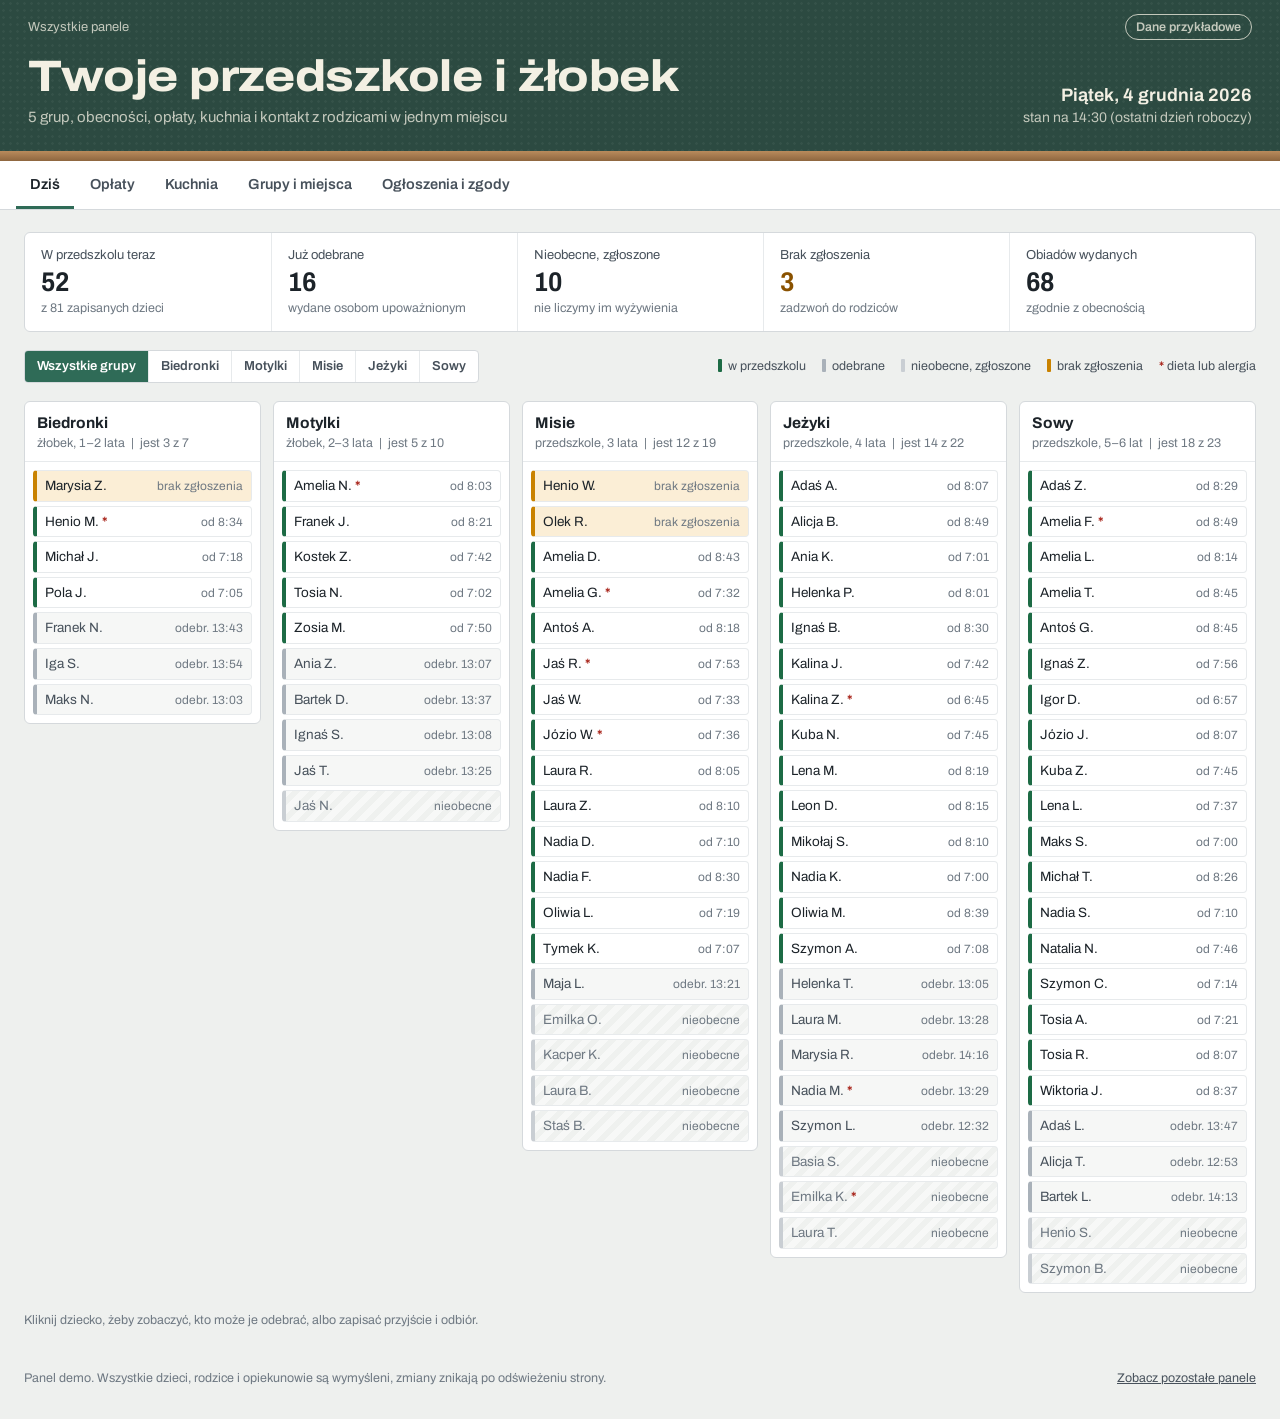
<file: przedszkole/index.html>
<!doctype html>
<html lang="pl">
<head>
<meta charset="utf-8">
<meta name="viewport" content="width=device-width, initial-scale=1">
<title>Przedszkole i żłobek – panel demo</title>
<meta name="description" content="Panel demo dla przedszkola i żłobka: obecności i odbiory, opłaty rodziców, kuchnia, grupy i miejsca, ogłoszenia i zgody. Dane przykładowe.">
<link rel="preconnect" href="https://fonts.googleapis.com">
<link rel="preconnect" href="https://fonts.gstatic.com" crossorigin>
<link rel="stylesheet" href="https://fonts.googleapis.com/css2?family=Archivo:wdth,wght@62..125,100..900&display=swap">
<link rel="stylesheet" href="../assets/panel.css">
<style>
  /* Tablica kredowa z drewnianą listwą */
  body {
    --sign-bg: #2C4A41; --sign-fg: #F3F0E3; --sign-sub: rgba(243, 240, 227, .76);
    --sign-pattern: radial-gradient(rgba(255, 255, 255, .045) 1px, transparent 1.6px);
    --sign-band: linear-gradient(#B98B5C, #8E663F); --sign-band-h: 10px;
    --accent: #2F6B57; --accent-ink: #FFFFFF; --accent-soft: #E2EEE8; --accent-line: #2F6B57;
  }
  .sign { background-size: 7px 7px; }

  /* Tablica obecności */
  .board { display: grid; grid-template-columns: repeat(5, minmax(0, 1fr)); gap: 12px; align-items: start; }
  .grp { background: var(--surface); border: 1px solid var(--line); border-radius: var(--r-box); }
  .grp-h { padding: 10px 12px 9px; border-bottom: 1px solid var(--line-soft); }
  .grp-h b { font-size: 15.5px; font-weight: 700; }
  .grp-h div { font-size: 12.5px; color: var(--ink-3); }
  .kids { padding: 8px; display: flex; flex-direction: column; gap: 4px; }
  .kid {
    appearance: none; width: 100%; text-align: left; cursor: pointer;
    display: flex; justify-content: space-between; align-items: baseline; gap: 6px;
    padding: 5px 8px; font-size: 13.5px; background: var(--surface);
    border: 1px solid var(--line-soft); border-left: 4px solid var(--ok); border-radius: 4px;
  }
  .kid:hover { border-color: var(--accent-line); }
  .kid small { font-size: 12px; color: var(--ink-3); white-space: nowrap; }
  .kid .mark { color: var(--bad); font-weight: 700; margin-left: 3px; }
  .kid.out { border-left-color: #A9B1B9; background: var(--surface-2); color: var(--ink-2); }
  .kid.abs { border-left-color: #C9CED3; color: var(--ink-3); background: repeating-linear-gradient(-45deg, #F7F8F7 0 6px, #EFF1EF 6px 12px); }
  .kid.miss { border-left-color: #C98200; background: var(--warn-soft); }
  .legend { display: flex; gap: 6px 16px; flex-wrap: wrap; font-size: 12.5px; color: var(--ink-2); }
  .legend i { display: inline-block; width: 4px; height: 13px; margin-right: 6px; vertical-align: -2px; border-radius: 1px; }

  /* Grupy */
  .gcards { display: grid; grid-template-columns: repeat(auto-fit, minmax(230px, 1fr)); gap: 12px; }
  .gcard { background: var(--surface); border: 1px solid var(--line); border-radius: var(--r-box); padding: 14px 16px; display: flex; flex-direction: column; gap: 8px; }
  .gcard h3 { font-size: 17px; font-weight: 700; }
  .gcard .t { font-size: 13px; color: var(--ink-3); }
  .gcard dl { display: grid; grid-template-columns: auto 1fr; gap: 3px 10px; margin: 0; font-size: 13.5px; }
  .gcard dt { color: var(--ink-3); } .gcard dd { margin: 0; }

  /* Jadłospis */
  .menu td { vertical-align: top; min-width: 150px; }
  .menu .today { background: var(--accent-soft); }
  .menu .al { display: block; font-size: 12px; color: var(--ink-3); margin-top: 2px; }
  .diet-list { display: flex; flex-direction: column; gap: 12px; }
  .diet-list h4 { font-size: 14px; display: flex; justify-content: space-between; gap: 8px; }
  .diet-list p { font-size: 13.5px; color: var(--ink-2); margin-top: 3px; }

  /* Ogłoszenia */
  .ann { padding: 14px 16px; border-bottom: 1px solid var(--line-soft); display: flex; flex-direction: column; gap: 6px; }
  .ann:last-child { border-bottom: 0; }
  .ann h3 { font-size: 15.5px; font-weight: 680; }
  .ann p { font-size: 14px; color: var(--ink-2); max-width: 75ch; }
  .ann .meta { font-size: 12.5px; color: var(--ink-3); }
  details.miss summary { cursor: pointer; font-size: 13px; color: var(--accent-line); font-weight: 600; }
  details.miss p { font-size: 13px; color: var(--ink-2); margin-top: 6px; }

  @media (max-width: 1180px) { .board { grid-template-columns: repeat(3, minmax(0, 1fr)); } }
  @media (max-width: 720px) { .board { grid-template-columns: minmax(0, 1fr); } }
</style>
</head>
<body>

<header class="sign">
  <div class="sign-top">
    <a href="../index.html">Wszystkie panele</a>
    <span class="demo-flag">Dane przykładowe</span>
  </div>
  <div class="sign-inner">
    <div>
      <h1>Twoje przedszkole i żłobek</h1>
      <p class="sign-sub">5 grup, obecności, opłaty, kuchnia i kontakt z rodzicami w jednym miejscu</p>
    </div>
    <div class="sign-meta"><strong id="sign-day"></strong><span id="sign-now"></span></div>
  </div>
</header>

<nav class="tabs" aria-label="Moduły panelu">
  <div class="tabs-inner" role="tablist">
    <button class="tab" data-tab="dzis">Dziś</button>
    <button class="tab" data-tab="oplaty">Opłaty</button>
    <button class="tab" data-tab="kuchnia">Kuchnia</button>
    <button class="tab" data-tab="grupy">Grupy i miejsca</button>
    <button class="tab" data-tab="ogloszenia">Ogłoszenia i zgody</button>
  </div>
</nav>

<main>
  <!-- DZIŚ -->
  <section data-panel="dzis" class="stack">
    <div id="dzis-strip"></div>
    <div class="row-between">
      <div id="dzis-groups"></div>
      <div class="legend">
        <span><i style="background:var(--ok)"></i>w przedszkolu</span>
        <span><i style="background:#A9B1B9"></i>odebrane</span>
        <span><i style="background:#C9CED3"></i>nieobecne, zgłoszone</span>
        <span><i style="background:#C98200"></i>brak zgłoszenia</span>
        <span><b style="color:var(--bad)">*</b> dieta lub alergia</span>
      </div>
    </div>
    <div id="dzis-board" class="board"></div>
    <p class="muted small">Kliknij dziecko, żeby zobaczyć, kto może je odebrać, albo zapisać przyjście i odbiór.</p>
  </section>

  <!-- OPŁATY -->
  <section data-panel="oplaty" class="stack">
    <div id="opl-strip"></div>
    <div class="cols-even">
      <div class="box">
        <div class="box-h"><h2>Wpłaty według grup</h2><p id="opl-bars-sub"></p></div>
        <div class="box-b"><div id="opl-bars"></div></div>
      </div>
      <div class="box">
        <div class="box-h"><h2>Zaległości</h2><button class="btn sm" id="opl-remind-all">Przypomnij wszystkim</button></div>
        <div class="box-b flush scroll-sm" id="opl-late"></div>
      </div>
    </div>
    <div class="box">
      <div class="box-h">
        <div class="row"><div id="opl-month"></div><div id="opl-filter"></div></div>
        <select id="opl-group" class="inp" aria-label="Grupa"></select>
      </div>
      <div class="box-b flush scroll-lg" id="opl-table"></div>
    </div>
    <p class="muted small">Wyżywienie liczy się za dni obecności: zgłoszona nieobecność zmniejsza opłatę. Godziny dodatkowe to pobyt po 17:00.</p>
  </section>

  <!-- KUCHNIA -->
  <section data-panel="kuchnia" class="stack">
    <div id="kuch-strip"></div>
    <div class="cols">
      <div class="box">
        <div class="box-h"><h2>Posiłki na dziś według grup</h2><button class="btn sm no-print" onclick="window.print()">Drukuj dla kuchni</button></div>
        <div class="box-b flush" id="kuch-meals"></div>
      </div>
      <div class="box">
        <div class="box-h"><h2>Diety i alergie dzieci obecnych dziś</h2></div>
        <div class="box-b"><div id="kuch-diets" class="diet-list"></div></div>
      </div>
    </div>
    <div class="box">
      <div class="box-h"><h2>Jadłospis na ten tydzień</h2><p>Alergeny pod każdym posiłkiem. Rodzice widzą ten sam jadłospis.</p></div>
      <div class="box-b flush" id="kuch-menu"></div>
    </div>
  </section>

  <!-- GRUPY -->
  <section data-panel="grupy" class="stack">
    <div id="grp-strip"></div>
    <div id="grp-cards" class="gcards"></div>
    <div class="box">
      <div class="box-h"><h2>Lista oczekujących</h2><p>Przyjęcie zajmuje wolne miejsce w grupie, dziecko pojawia się w obecnościach i opłatach.</p></div>
      <div class="box-b flush" id="grp-wait"></div>
    </div>
  </section>

  <!-- OGŁOSZENIA -->
  <section data-panel="ogloszenia" class="stack">
    <div id="ogl-strip"></div>
    <div class="cols">
      <div class="box">
        <div class="box-h"><h2>Ogłoszenia dla rodziców</h2><button class="btn primary sm" id="ogl-new">Nowe ogłoszenie</button></div>
        <div id="ogl-list"></div>
      </div>
      <div class="box">
        <div class="box-h"><h2>Zgody</h2><p>Kto jeszcze nie podpisał</p></div>
        <div id="ogl-zgody"></div>
      </div>
    </div>
  </section>
</main>

<footer class="foot">
  <span>Panel demo. Wszystkie dzieci, rodzice i opiekunowie są wymyśleni, zmiany znikają po odświeżeniu strony.</span>
  <a href="../index.html">Zobacz pozostałe panele</a>
</footer>

<script src="../assets/panel.js"></script>
<script>
(function () {
  'use strict';
  var r = P.rng(20251102);
  var TODAY = P.today();
  var DAY = P.workday(TODAY);
  var NOW = 14 * 60 + 30;            /* stan tablicy obecności: 14:30 */
  var FEE_HOUR = 15;                 /* zł za godzinę po 17:00 */

  /* ---------- Dane przykładowe ---------- */
  var GROUPS = [
    { id: 'biedronki', name: 'Biedronki', type: 'żłobek', age: '1–2 lata', limit: 8, staff: ['Agnieszka W.', 'Marta K.'], fee: 1500, meal: 16, months: [12, 23] },
    { id: 'motylki', name: 'Motylki', type: 'żłobek', age: '2–3 lata', limit: 10, staff: ['Ewa S.', 'Joanna P.'], fee: 1500, meal: 16, months: [24, 35] },
    { id: 'misie', name: 'Misie', type: 'przedszkole', age: '3 lata', limit: 20, staff: ['Katarzyna M.', 'Beata L.'], fee: 1100, meal: 14, months: [36, 47] },
    { id: 'jezyki', name: 'Jeżyki', type: 'przedszkole', age: '4 lata', limit: 22, staff: ['Monika R.', 'Iwona B.'], fee: 1100, meal: 14, months: [48, 59] },
    { id: 'sowy', name: 'Sowy', type: 'przedszkole', age: '5–6 lat', limit: 24, staff: ['Teresa G.', 'Dorota F.'], fee: 1100, meal: 14, months: [60, 80] }
  ];
  var COUNT = { biedronki: 7, motylki: 10, misie: 19, jezyki: 22, sowy: 23 };
  var G = {}; GROUPS.forEach(function (g) { G[g.id] = g; });

  var GIRLS = ['Zosia', 'Hania', 'Lena', 'Maja', 'Julia', 'Ola', 'Pola', 'Nadia', 'Laura', 'Alicja', 'Iga', 'Oliwia', 'Amelia', 'Wiktoria', 'Natalia', 'Marysia', 'Ania', 'Basia', 'Tosia', 'Helenka', 'Emilka', 'Kalina'];
  var BOYS = ['Antoś', 'Kuba', 'Franek', 'Staś', 'Jaś', 'Filip', 'Leon', 'Mikołaj', 'Szymon', 'Tymek', 'Igor', 'Wojtek', 'Olek', 'Kacper', 'Bartek', 'Michał', 'Adaś', 'Maks', 'Józio', 'Ignaś', 'Henio', 'Kostek'];
  var INIT = 'ABCDFGJKLMNOPRSTWZ'.split('');
  var MOMS = ['Anna', 'Katarzyna', 'Magdalena', 'Agnieszka', 'Joanna', 'Monika', 'Paulina', 'Karolina', 'Ewelina', 'Natalia', 'Aleksandra', 'Justyna'];
  var DADS = ['Piotr', 'Tomasz', 'Paweł', 'Michał', 'Marcin', 'Łukasz', 'Krzysztof', 'Jakub', 'Mateusz', 'Adrian', 'Kamil', 'Grzegorz'];
  var OTHERS = ['babcia Halina', 'babcia Teresa', 'dziadek Józef', 'ciocia Ewa', 'niania Grażyna', 'dziadek Stanisław', 'babcia Krystyna'];
  var DIETS = [
    { k: 'gluten', n: 'Bez glutenu', alerg: false },
    { k: 'laktoza', n: 'Bez laktozy', alerg: false },
    { k: 'wege', n: 'Wegetariańska', alerg: false },
    { k: 'orzechy', n: 'Alergia na orzechy', alerg: true },
    { k: 'jaja', n: 'Alergia na jaja', alerg: true }
  ];
  var ABS_REASON = ['choroba', 'choroba', 'wyjazd z rodzicami', 'wizyta u lekarza'];

  var used = {};
  function newName(girl) {
    for (;;) {
      var f = P.pick(r, girl ? GIRLS : BOYS), l = P.pick(r, INIT), n = f + ' ' + l + '.';
      if (!used[n]) { used[n] = 1; return { first: f, last: l, name: n }; }
    }
  }

  function monthInfo(back) {
    var d = new Date(TODAY.getFullYear(), TODAY.getMonth() - back, 1);
    var y = d.getFullYear(), m = d.getMonth();
    var label = P.MON[m]; label = label.charAt(0).toUpperCase() + label.slice(1);
    return { key: 'm' + back, y: y, m: m, label: label, due: new Date(y, m + 1, 10), wd: P.workdaysInMonth(y, m), firstNext: new Date(y, m + 1, 1) };
  }
  var MONTHS = [monthInfo(1), monthInfo(2)];

  var kids = [];
  var missCount = 0;
  GROUPS.forEach(function (g) {
    for (var i = 0; i < COUNT[g.id]; i++) {
      var girl = r() < 0.5, nm = newName(girl);
      var mom = P.pick(r, MOMS) + ' ' + nm.last + '.', dad = P.pick(r, DADS) + ' ' + nm.last + '.';
      var pick = ['Mama: ' + mom, 'Tata: ' + dad];
      if (r() < 0.6) pick.push(P.pick(r, OTHERS).replace(/^./, function (c) { return c.toUpperCase(); }));
      var ageM = P.int(r, g.months[0], g.months[1]);
      var born = P.addDays(new Date(TODAY.getFullYear(), TODAY.getMonth() - ageM, 1), P.int(r, 0, 27));
      var diet = r() < 0.13 ? P.pick(r, DIETS) : null;
      var k = { id: g.id + i, name: nm.name, first: nm.first, girl: girl, group: g.id, born: born, mom: mom, dad: dad, pickup: pick, diet: diet, fees: {} };
      /* dziś */
      var x = r();
      if (x < 0.09) k.today = { st: 'abs', reason: P.pick(r, ABS_REASON) };
      else if (x < 0.13 && missCount < 3) { k.today = { st: 'miss' }; missCount++; }
      else {
        var arr = g.type === 'żłobek' ? P.int(r, 7 * 60, 8 * 60 + 40) : P.int(r, 6 * 60 + 40, 8 * 60 + 50);
        arr = arr - arr % 1;
        if (r() < (g.type === 'żłobek' ? 0.38 : 0.18)) {
          var out = P.int(r, 12 * 60 + 15, 14 * 60 + 20);
          k.today = { st: 'out', arr: arr, out: out, by: P.pick(r, pick.slice(0, 2)) };
        } else k.today = { st: 'in', arr: arr };
      }
      /* opłaty za dwa ostatnie miesiące */
      MONTHS.forEach(function (M, idx) {
        var abs = r() < 0.55 ? 0 : P.int(r, 1, 6);
        var extra = r() < 0.3 ? P.int(r, 1, 6) : 0;
        var duePassed = M.due < TODAY;
        var pPaid = idx === 1 ? 0.93 : (duePassed ? 0.86 : 0.44);
        var paid = r() < pPaid;
        var span = Math.max(0, Math.min(14, P.days(M.firstNext, TODAY)));
        k.fees[M.key] = { abs: abs, extra: extra, paid: paid, paidDate: paid ? P.addDays(M.firstNext, P.int(r, 0, span)) : null, reminded: false };
      });
      kids.push(k);
    }
  });

  var WAIT = [];
  (function () {
    var plan = [['biedronki', 'Nowe zgłoszenie'], ['biedronki', 'Po rozmowie'], ['motylki', 'Po rozmowie'], ['motylki', 'Nowe zgłoszenie'],
      ['misie', 'Czeka na miejsce'], ['jezyki', 'Po rozmowie'], ['sowy', 'Nowe zgłoszenie'], ['misie', 'Nowe zgłoszenie'], ['motylki', 'Czeka na miejsce']];
    plan.forEach(function (p, i) {
      var g = G[p[0]], girl = r() < 0.5, nm = newName(girl);
      var ageM = P.int(r, g.months[0], g.months[1]);
      WAIT.push({ id: 'w' + i, name: nm.name, girl: girl, group: g.id, born: P.addDays(new Date(TODAY.getFullYear(), TODAY.getMonth() - ageM, 1), P.int(r, 0, 27)),
        since: P.addDays(TODAY, -P.int(r, 3, 120)), status: p[1], parent: P.pick(r, MOMS) + ' ' + nm.name.split(' ')[1] });
    });
  })();

  function kidsIn(gid) { return kids.filter(function (k) { return k.group === gid; }); }
  function familiesIn(ids) { return kids.filter(function (k) { return ids.indexOf(k.group) >= 0 && !k.isNew; }); }

  var ANN = [
    { title: 'Zebranie z rodzicami grup przedszkolnych', date: P.addDays(DAY, -3), text: 'Zapraszamy w czwartek o 17:00 do sali Sów. Omówimy plan na najbliższe tygodnie i przygotowania do jasełek. Opieka nad dziećmi w tym czasie w sali Misiów.', groups: ['misie', 'jezyki', 'sowy'], readP: 0.82 },
    { title: 'Dzień Pluszowego Misia', date: P.addDays(DAY, -6), text: 'W przyszły wtorek dzieci mogą przynieść swoją ulubioną przytulankę. Prosimy podpisać zabawkę.', groups: ['biedronki', 'motylki', 'misie', 'jezyki', 'sowy'], readP: 0.91 },
    { title: 'Prośba o zapasowe ubranka', date: P.addDays(DAY, -9), text: 'Robi się chłodniej. Prosimy o komplet ubrań na zmianę w szafce, podpisany imieniem dziecka.', groups: ['biedronki', 'motylki'], readP: 0.96 }
  ];
  ANN.forEach(function (a) { var n = familiesIn(a.groups).length; a.total = n; a.read = Math.round(n * a.readP); });

  var ZGODY = [
    { title: 'Wycieczka do teatru lalek', when: 'wyjazd ' + P.dLong(P.addWorkdays(DAY, 8)) + ', godz. 9:00–12:30', groups: ['jezyki', 'sowy'], p: 0.84 },
    { title: 'Zdjęcia dzieci na stronie i w galerii dla rodziców', when: 'zgoda na rok szkolny', groups: ['biedronki', 'motylki', 'misie', 'jezyki', 'sowy'], p: 0.9 },
    { title: 'Zajęcia z dogoterapeutą', when: P.dLong(P.addWorkdays(DAY, 5)) + ', psy w sali Misiów', groups: ['misie'], p: 0.74 }
  ];
  ZGODY.forEach(function (z) {
    z.given = {};
    familiesIn(z.groups).forEach(function (k) { if (r() < z.p) z.given[k.id] = 1; });
  });

  /* ---------- Pomocnicze ---------- */
  function fee(k, M) {
    var f = k.fees[M.key]; if (!f) return null;
    var g = G[k.group], days = M.wd - f.abs;
    var t = { czesne: g.fee, mealDays: days, meal: days * g.meal, mealRate: g.meal, extraH: f.extra, extra: f.extra * FEE_HOUR };
    t.total = t.czesne + t.meal + t.extra;
    t.f = f; t.M = M;
    t.late = !f.paid && M.due < TODAY ? P.days(M.due, TODAY) : 0;
    return t;
  }
  function feeStatus(t) {
    if (t.f.paid) return P.chip('Opłacone ' + P.d(t.f.paidDate), 'ok');
    if (t.late) return P.chip('Zaległe ' + t.late + ' dni', 'bad') + (t.f.reminded ? ' ' + P.chip('przypomniano', 'info') : '');
    return P.chip('Czeka, termin ' + P.d(t.M.due), 'warn') + (t.f.reminded ? ' ' + P.chip('przypomniano', 'info') : '');
  }
  function payer(k) { return k.mom; }
  function ageText(born) {
    var m = (TODAY.getFullYear() - born.getFullYear()) * 12 + TODAY.getMonth() - born.getMonth();
    if (m < 36) return m + ' mies.';
    var y = Math.floor(m / 12);
    return y + (y < 5 ? ' lata' : ' lat');
  }

  /* ---------- Nagłówek ---------- */
  P.$('#sign-day').textContent = P.dayTitle(DAY);
  P.$('#sign-now').textContent = 'stan na ' + P.hm(NOW) + (P.days(DAY, TODAY) ? ' (ostatni dzień roboczy)' : '');

  /* ---------- DZIŚ ---------- */
  var boardGroup = 'all';
  function kidTile(k) {
    var t = k.today, sub;
    if (t.st === 'in') sub = 'od ' + P.hm(t.arr);
    else if (t.st === 'out') sub = 'odebr. ' + P.hm(t.out);
    else if (t.st === 'abs') sub = t.reason === 'przyjęte dziś' ? 'od jutra' : 'nieobecne';
    else sub = 'brak zgłoszenia';
    return '<button class="kid ' + t.st + '" data-id="' + k.id + '"><span>' + P.esc(k.name) +
      (k.diet ? '<span class="mark" title="' + P.esc(k.diet.n) + '" aria-label="' + P.esc(k.diet.n) + '">*</span>' : '') +
      '</span><small>' + sub + '</small></button>';
  }
  P.views.dzis = function () {
    var cnt = { in: 0, out: 0, abs: 0, miss: 0 };
    kids.forEach(function (k) { cnt[k.today.st]++; });
    var meals = kids.filter(function (k) { return k.today.st === 'in' || k.today.st === 'out'; }).length;
    P.strip(P.$('#dzis-strip'), [
      { label: 'W przedszkolu teraz', value: cnt.in, note: 'z ' + kids.length + ' zapisanych dzieci' },
      { label: 'Już odebrane', value: cnt.out, note: 'wydane osobom upoważnionym' },
      { label: 'Nieobecne, zgłoszone', value: cnt.abs, note: 'nie liczymy im wyżywienia' },
      { label: 'Brak zgłoszenia', value: cnt.miss, note: cnt.miss ? 'zadzwoń do rodziców' : 'wszyscy dali znać', tone: cnt.miss ? 'warn' : 'ok' },
      { label: 'Obiadów wydanych', value: meals, note: 'zgodnie z obecnością' }
    ]);
    P.seg(P.$('#dzis-groups'), [{ v: 'all', l: 'Wszystkie grupy' }].concat(GROUPS.map(function (g) { return { v: g.id, l: g.name }; })), boardGroup, function (v) { boardGroup = v; P.views.dzis(); });
    var board = P.$('#dzis-board');
    var gs = GROUPS.filter(function (g) { return boardGroup === 'all' || g.id === boardGroup; });
    board.style.gridTemplateColumns = boardGroup === 'all' ? '' : 'minmax(0, 420px)';
    board.innerHTML = gs.map(function (g) {
      var list = kidsIn(g.id).slice().sort(function (a, b) {
        var o = { miss: 0, in: 1, out: 2, abs: 3 }; return o[a.today.st] - o[b.today.st] || a.name.localeCompare(b.name, 'pl');
      });
      var here = list.filter(function (k) { return k.today.st === 'in'; }).length;
      return '<div class="grp"><div class="grp-h"><b>' + g.name + '</b><div>' + g.type + ', ' + g.age + ' &nbsp;|&nbsp; jest ' + here + ' z ' + list.length + '</div></div>' +
        '<div class="kids">' + list.map(kidTile).join('') + '</div></div>';
    }).join('');
    P.$$('.kid', board).forEach(function (b) { b.addEventListener('click', function () { openKid(b.getAttribute('data-id')); }); });
  };

  function findKid(id) { return kids.filter(function (k) { return k.id === id; })[0]; }
  function openKid(id) {
    var k = findKid(id), t = k.today, g = G[k.group];
    var st = { in: P.chip('W przedszkolu', 'ok'), out: P.chip('Odebrane', ''), abs: P.chip('Nieobecne (' + (t.reason || '') + ')', ''), miss: P.chip('Brak zgłoszenia nieobecności', 'warn') }[t.st];
    var body = '<dl class="kv">' +
      '<dt>Status</dt><dd>' + st + '</dd>' +
      (t.arr != null ? '<dt>Przyszło</dt><dd>' + P.hm(t.arr) + '</dd>' : '') +
      (t.st === 'out' ? '<dt>Odebrane</dt><dd>' + P.hm(t.out) + ', ' + P.esc(t.by) + '</dd>' : '') +
      '<dt>Może odebrać</dt><dd>' + k.pickup.map(P.esc).join('<br>') + '</dd>' +
      '<dt>Dieta</dt><dd>' + (k.diet ? P.chip(k.diet.n, k.diet.alerg ? 'bad' : 'info') : 'zwykła') + '</dd>' +
      '<dt>Wiek</dt><dd>' + ageText(k.born) + ', ur. ' + P.dy(k.born) + '</dd>' +
      '<dt>Kontakt</dt><dd>' + P.esc(k.mom) + ', ' + P.esc(k.dad) + '<span class="sub muted small">telefony w karcie dziecka</span></dd>' +
      '</dl>';
    var actions = [];
    if (t.st === 'in') actions.push({ label: 'Wydaj dziecko', primary: true, onClick: function (close) { close(); pickUp(k); } });
    if (t.st === 'miss') {
      actions.push({ label: 'Zapisz nieobecność', onClick: function (close) { k.today = { st: 'abs', reason: 'zgłoszone telefonicznie' }; close(); P.toast('Zapisano nieobecność: ' + k.name); P.refresh(); } });
      actions.push({ label: 'Przyszło teraz', primary: true, onClick: function (close) { k.today = { st: 'in', arr: NOW }; close(); P.toast('Zapisano przyjście: ' + k.name + ', ' + P.hm(NOW)); P.refresh(); } });
    }
    if (t.st === 'abs' && t.reason !== 'przyjęte dziś') actions.push({ label: 'Przyszło jednak', onClick: function (close) { k.today = { st: 'in', arr: NOW }; close(); P.toast('Zapisano przyjście: ' + k.name); P.refresh(); } });
    actions.push({ label: 'Zamknij', ghost: true });
    P.modal({ title: k.name, sub: 'Grupa ' + g.name + ', ' + g.type, body: body, actions: actions });
  }
  function pickUp(k) {
    var body = '<p class="lead" style="margin-bottom:12px">Kto odbiera? Na liście są tylko osoby upoważnione przez rodziców.</p>' +
      k.pickup.map(function (p, i) { return '<label class="check" style="margin:6px 0"><input type="radio" name="who" value="' + i + '"' + (i === 0 ? ' checked' : '') + '> ' + P.esc(p) + '</label>'; }).join('') +
      '<p class="muted small" style="margin-top:12px">Nie znasz osoby? Poproś o dokument tożsamości i porównaj z upoważnieniem w karcie dziecka.</p>';
    P.modal({ title: 'Wydanie dziecka: ' + k.name, body: body, actions: [
      { label: 'Anuluj', ghost: true },
      { label: 'Wydaj dziecko', primary: true, onClick: function (close, d) {
        var i = +P.$('input[name=who]:checked', d).value;
        k.today = { st: 'out', arr: k.today.arr, out: NOW, by: k.pickup[i] };
        close(); P.toast('Wydano: ' + k.name + ' (' + k.pickup[i] + ') o ' + P.hm(NOW)); P.refresh();
      } }
    ] });
  }

  /* ---------- OPŁATY ---------- */
  var oplMonth = 'm1', oplFilter = 'all', oplGroup = 'all';
  P.views.oplaty = function () {
    var M = MONTHS.filter(function (m) { return m.key === oplMonth; })[0];
    var all = kids.filter(function (k) { return !k.isNew; }).map(function (k) { var t = fee(k, M); t.k = k; return t; });
    var due = 0, paid = 0, nPaid = 0, wait = 0, nWait = 0;
    all.forEach(function (t) { due += t.total; if (t.f.paid) { paid += t.total; nPaid++; } else if (!t.late) { wait += t.total; nWait++; } });
    var late = 0, lateFam = {};
    kids.forEach(function (k) { MONTHS.forEach(function (m) { var t = !k.isNew && fee(k, m); if (t && t.late) { late += t.total; lateFam[k.id] = 1; } }); });
    var nLate = Object.keys(lateFam).length;
    P.strip(P.$('#opl-strip'), [
      { label: 'Do zapłaty za ' + M.label.toLowerCase(), value: P.zl(due), note: all.length + ' dzieci, termin ' + P.d(M.due) },
      { label: 'Wpłacone', value: P.zl(paid), note: P.n(nPaid, 'rodzina', 'rodziny', 'rodzin'), tone: 'ok' },
      { label: 'Czeka na wpłatę', value: P.zl(wait), note: P.n(nWait, 'rodzina', 'rodziny', 'rodzin') + ', termin jeszcze nie minął', tone: nWait ? 'warn' : '' },
      { label: 'Zaległe (wszystkie miesiące)', value: P.zl(late), note: P.n(nLate, 'rodzina', 'rodziny', 'rodzin') + ' po terminie', tone: nLate ? 'bad' : 'ok' }
    ]);
    P.seg(P.$('#opl-month'), MONTHS.map(function (m) { return { v: m.key, l: m.label }; }), oplMonth, function (v) { oplMonth = v; P.views.oplaty(); });
    P.seg(P.$('#opl-filter'), [{ v: 'all', l: 'Wszystkie' }, { v: 'late', l: 'Zaległe' }, { v: 'wait', l: 'Czeka' }, { v: 'paid', l: 'Opłacone' }], oplFilter, function (v) { oplFilter = v; P.views.oplaty(); });
    var sel = P.$('#opl-group');
    sel.innerHTML = P.options([{ v: 'all', l: 'Wszystkie grupy' }].concat(GROUPS.map(function (g) { return { v: g.id, l: g.name }; })), oplGroup);
    sel.onchange = function () { oplGroup = sel.value; P.views.oplaty(); };

    var rows = all.filter(function (t) {
      if (oplGroup !== 'all' && t.k.group !== oplGroup) return false;
      if (oplFilter === 'late') return t.late > 0;
      if (oplFilter === 'wait') return !t.f.paid && !t.late;
      if (oplFilter === 'paid') return t.f.paid;
      return true;
    });
    var sum = rows.reduce(function (s, t) { return s + t.total; }, 0);
    P.table(P.$('#opl-table'), [
      { key: 'name', label: 'Dziecko', val: function (t) { return t.k.name; }, html: function (t) { return P.esc(t.k.name) + '<span class="sub">' + G[t.k.group].name + ', płaci ' + P.esc(payer(t.k)) + '</span>'; } },
      { key: 'czesne', label: 'Czesne', num: 1, val: function (t) { return t.czesne; }, html: function (t) { return P.zl(t.czesne); } },
      { key: 'meal', label: 'Wyżywienie', num: 1, val: function (t) { return t.meal; }, html: function (t) { return P.zl(t.meal) + '<span class="sub">' + t.mealDays + ' dni × ' + t.mealRate + ' zł</span>'; } },
      { key: 'extra', label: 'Po 17:00', num: 1, val: function (t) { return t.extra; }, html: function (t) { return t.extra ? P.zl(t.extra) + '<span class="sub">' + t.extraH + ' h</span>' : '<span class="muted">–</span>'; } },
      { key: 'total', label: 'Razem', num: 1, val: function (t) { return t.total; }, html: function (t) { return '<b>' + P.zl(t.total) + '</b>'; } },
      { key: 'st', label: 'Status', val: function (t) { return t.f.paid ? 2 : (t.late ? 0 : 1); }, html: feeStatus },
      { key: 'akcja', label: '', sort: false, html: function (t) {
        return t.f.paid ? '' : '<div class="acts"><button class="btn sm" data-rem="' + t.k.id + '">Przypomnij</button><button class="btn sm" data-pay="' + t.k.id + '">Wpłata</button></div>';
      } }
    ], { rows: rows, sortKey: 'st', empty: 'Brak opłat w tym widoku.',
      foot: '<tr><td>' + rows.length + ' dzieci</td><td></td><td></td><td></td><td class="num">' + P.zl(sum) + '</td><td colspan="2"></td></tr>' });
    P.$$('[data-pay]', P.$('#opl-table')).forEach(function (b) { b.onclick = function () { var k = findKid(b.getAttribute('data-pay')), t = fee(k, M); t.f.paid = true; t.f.paidDate = TODAY; P.toast('Wpłata zapisana: ' + k.name + ', ' + P.zl(t.total)); P.views.oplaty(); }; });
    P.$$('[data-rem]', P.$('#opl-table')).forEach(function (b) { b.onclick = function () { var k = findKid(b.getAttribute('data-rem')); k.fees[M.key].reminded = true; P.toast('Przypomnienie wysłane: ' + payer(k) + ' (SMS i e-mail)'); P.views.oplaty(); }; });

    P.$('#opl-bars-sub').textContent = M.label + ', wpłacone z należnych';
    P.bars(P.$('#opl-bars'), GROUPS.map(function (g) {
      var ts = all.filter(function (t) { return t.k.group === g.id; });
      var d = ts.reduce(function (s, t) { return s + t.total; }, 0), p = ts.filter(function (t) { return t.f.paid; }).reduce(function (s, t) { return s + t.total; }, 0);
      var pc = d ? p / d * 100 : 0;
      return { label: g.name, value: pc, text: P.num(pc) + '%', tone: pc > 80 ? 'ok' : (pc > 50 ? '' : 'warn') };
    }), { max: 100 });

    var lateRows = [];
    kids.forEach(function (k) { MONTHS.forEach(function (m) { var t = !k.isNew && fee(k, m); if (t && t.late) { t.k = k; lateRows.push(t); } }); });
    P.table(P.$('#opl-late'), [
      { key: 'n', label: 'Dziecko', val: function (t) { return t.k.name; }, html: function (t) { return P.esc(t.k.name) + '<span class="sub">' + t.M.label + '</span>'; } },
      { key: 'kw', label: 'Kwota', num: 1, val: function (t) { return t.total; }, html: function (t) { return P.zl(t.total); } },
      { key: 'd', label: 'Po terminie', num: 1, val: function (t) { return t.late; }, html: function (t) { return t.late + ' dni' + (t.f.reminded ? '<span class="sub">przypomniano</span>' : ''); } }
    ], { rows: lateRows, sortKey: 'd', sortDir: -1, empty: 'Nikt nie zalega z opłatami.' });
    P.$('#opl-remind-all').onclick = function () {
      lateRows.forEach(function (t) { t.f.reminded = true; });
      P.toast(lateRows.length ? 'Przypomnienia wysłane do: ' + P.n(lateRows.length, 'rodzina', 'rodziny', 'rodzin') : 'Nie ma zaległości do przypomnienia');
      P.views.oplaty();
    };
  };

  /* ---------- KUCHNIA ---------- */
  var MENU = [
    ['Owsianka na mleku z jabłkiem|gluten, mleko', 'Zupa pomidorowa z ryżem; pulpety z indyka, ziemniaki, surówka z marchewki|seler, mleko, jaja, gluten', 'Jogurt naturalny z owocami|mleko'],
    ['Kanapki z masłem, twarożek ze szczypiorkiem, ogórek|gluten, mleko', 'Krupnik; makaron z sosem bolońskim|gluten, seler', 'Kisiel truskawkowy, biszkopt|gluten, jaja'],
    ['Jajecznica, pieczywo, pomidor|jaja, gluten, mleko', 'Rosół z makaronem; pierogi leniwe z masłem|gluten, jaja, mleko, seler', 'Owoce sezonowe|–'],
    ['Płatki kukurydziane z mlekiem, banan|mleko', 'Zupa ogórkowa; ryba pieczona, ziemniaki, surówka z kiszonej kapusty|ryby, mleko, seler', 'Budyń waniliowy|mleko'],
    ['Bułka z dżemem, kakao|gluten, mleko', 'Zupa jarzynowa; naleśniki z serem i musem jabłkowym|gluten, jaja, mleko, seler', 'Chrupki kukurydziane, sok|–']
  ];
  P.views.kuchnia = function () {
    var came = function (k) { return k.today.st === 'in' || k.today.st === 'out'; };
    var meal = {
      'Śniadanie (8:30)': function (k) { return came(k) && k.today.arr <= 8 * 60 + 30; },
      'Obiad (11:45)': function (k) { return came(k) && (k.today.st === 'in' || k.today.out >= 12 * 60); },
      'Podwieczorek (14:15)': function (k) { return k.today.st === 'in' || (k.today.st === 'out' && k.today.out >= 14 * 60 + 15); }
    };
    var names = Object.keys(meal);
    var total = function (fn, gid) { return kids.filter(function (k) { return (!gid || k.group === gid) && fn(k); }).length; };
    var dietKids = kids.filter(function (k) { return k.diet && came(k); });
    var obiady = total(meal[names[1]]), zl = total(meal[names[1]], 'biedronki') + total(meal[names[1]], 'motylki');
    var alerg = dietKids.filter(function (k) { return k.diet.alerg; }).length;
    P.strip(P.$('#kuch-strip'), [
      { label: 'Obiadów dziś', value: obiady, note: zl + ' żłobek, ' + (obiady - zl) + ' przedszkole' },
      { label: 'Diety specjalne', value: dietKids.length, note: 'osobne porcje', tone: dietKids.length ? 'warn' : '' },
      { label: 'Alergie wśród obecnych', value: alerg, note: 'sprawdź skład posiłków', tone: alerg ? 'bad' : 'ok' },
      { label: 'Nieobecne, bez posiłku', value: kids.filter(function (k) { return k.today.st === 'abs'; }).length, note: 'zgłoszone do 8:00' }
    ]);

    var cols = [{ key: 'm', label: 'Posiłek', sort: false }].concat(GROUPS.map(function (g) {
      return { key: g.id, label: g.name, num: 1, sort: false };
    })).concat([{ key: 'sum', label: 'Razem', num: 1, sort: false, html: function (row) { return '<b>' + row.sum + '</b>'; } }]);
    var rows = names.map(function (n) {
      var row = { m: n, sum: total(meal[n]) };
      GROUPS.forEach(function (g) { row[g.id] = total(meal[n], g.id); });
      return row;
    });
    P.table(P.$('#kuch-meals'), cols, { rows: rows });

    var byDiet = {};
    dietKids.forEach(function (k) { (byDiet[k.diet.k] = byDiet[k.diet.k] || []).push(k); });
    var dl = P.$('#kuch-diets');
    dl.innerHTML = DIETS.filter(function (d) { return byDiet[d.k]; }).map(function (d) {
      var ks = byDiet[d.k];
      return '<div><h4><span>' + P.chip(d.n, d.alerg ? 'bad' : 'info') + '</span><span class="tnum">' + ks.length + ' porc.</span></h4>' +
        '<p>' + ks.map(function (k) { return P.esc(k.name) + ' (' + G[k.group].name + ')'; }).join(', ') + '</p></div>';
    }).join('') || '<p class="muted">Dziś nikt z obecnych nie ma diety specjalnej.</p>';

    var mon = P.monday(DAY), di = (DAY.getDay() + 6) % 7;
    var mcols = [{ key: 'm', label: '', sort: false, html: function (row) { return '<b>' + row.m + '</b>'; } }];
    for (var i = 0; i < 5; i++) (function (i) {
      var d = P.addDays(mon, i);
      mcols.push({ key: 'd' + i, sort: false, label: P.dow(d).charAt(0).toUpperCase() + P.dow(d).slice(1) + ' ' + P.d(d) + (i === di ? ' ' + P.chip('dziś', 'acc') : ''),
        html: function (row) { var p = row['d' + i].split('|'); return P.esc(p[0]) + '<span class="al">Alergeny: ' + P.esc(p[1]) + '</span>'; } });
    })(i);
    var mrows = ['Śniadanie', 'Obiad', 'Podwieczorek'].map(function (n, j) {
      var row = { m: n }; for (var i = 0; i < 5; i++) row['d' + i] = MENU[i][j]; return row;
    });
    P.table(P.$('#kuch-menu'), mcols, { rows: mrows });
    var tbl = P.$('#kuch-menu table'); tbl.classList.add('menu');
    P.$$('tr', tbl).forEach(function (tr) { var c = tr.children[di + 1]; if (c) c.classList.add('today'); });
  };

  /* ---------- GRUPY ---------- */
  P.views.grupy = function () {
    var places = 0, taken = 0;
    GROUPS.forEach(function (g) { places += g.limit; taken += kidsIn(g.id).length; });
    P.strip(P.$('#grp-strip'), [
      { label: 'Zapisane dzieci', value: taken, note: 'z ' + places + ' miejsc' },
      { label: 'Wolne miejsca', value: places - taken, note: GROUPS.filter(function (g) { return kidsIn(g.id).length < g.limit; }).map(function (g) { return g.name; }).join(', ') || 'brak', tone: places - taken ? 'ok' : 'warn' },
      { label: 'Lista oczekujących', value: WAIT.length, note: P.n(WAIT.filter(function (w) { return w.status === 'Nowe zgłoszenie'; }).length, 'nowe zgłoszenie', 'nowe zgłoszenia', 'nowych zgłoszeń') },
      { label: 'Opiekunowie dziś', value: GROUPS.reduce(function (s, g) { return s + g.staff.length; }, 0), note: 'w 5 grupach' }
    ]);
    P.$('#grp-cards').innerHTML = GROUPS.map(function (g) {
      var n = kidsIn(g.id).length, here = kidsIn(g.id).filter(function (k) { return k.today.st === 'in'; }).length;
      var free = g.limit - n, pct = n / g.limit * 100;
      return '<div class="gcard"><div class="row-between"><h3>' + g.name + '</h3>' + (free > 0 ? P.chip(free + (free === 1 ? ' wolne miejsce' : ' wolne miejsca'), 'ok') : P.chip('komplet', '')) + '</div>' +
        '<div class="t">' + g.type + ', ' + g.age + '</div>' +
        P.prog(pct, free > 0 ? '' : 'warn', n + ' z ' + g.limit) +
        '<dl><dt>Opiekunowie</dt><dd>' + g.staff.join(', ') + '</dd><dt>Teraz w sali</dt><dd>' + P.n(here, 'dziecko', 'dzieci', 'dzieci') + ', ' + P.num(here / g.staff.length, 1) + ' na opiekuna</dd>' +
        '<dt>Czesne</dt><dd>' + P.zl(g.fee) + ' + wyżywienie ' + g.meal + ' zł/dzień</dd></dl></div>';
    }).join('');
    P.table(P.$('#grp-wait'), [
      { key: 'name', label: 'Dziecko', html: function (w) { return P.esc(w.name) + '<span class="sub">rodzic: ' + P.esc(w.parent) + '</span>'; } },
      { key: 'born', label: 'Urodzone', val: function (w) { return +w.born; }, html: function (w) { return P.dy(w.born) + '<span class="sub">' + ageText(w.born) + '</span>'; } },
      { key: 'group', label: 'Grupa', val: function (w) { return G[w.group].name; }, html: function (w) { var g = G[w.group], free = g.limit - kidsIn(g.id).length; return g.name + '<span class="sub">' + (free > 0 ? free + ' wolne' : 'brak miejsc') + '</span>'; } },
      { key: 'since', label: 'Czeka od', val: function (w) { return +w.since; }, html: function (w) { return P.dy(w.since) + '<span class="sub">' + P.days(w.since, TODAY) + ' dni</span>'; } },
      { key: 'status', label: 'Status', html: function (w) { return P.chip(w.status, w.status === 'Nowe zgłoszenie' ? 'info' : (w.status === 'Po rozmowie' ? 'acc' : '')); } },
      { key: 'a', label: '', sort: false, html: function (w) { return '<button class="btn sm" data-take="' + w.id + '">Przyjmij do grupy</button>'; } }
    ], { rows: WAIT, sortKey: 'since', empty: 'Nikt nie czeka na miejsce.' });
    P.$$('[data-take]').forEach(function (b) {
      b.onclick = function () {
        var w = WAIT.filter(function (x) { return x.id === b.getAttribute('data-take'); })[0], g = G[w.group];
        if (kidsIn(g.id).length >= g.limit) { P.toast('Grupa ' + g.name + ' jest pełna. Zwolnij miejsce albo zwiększ limit grupy.'); return; }
        kids.push({ id: 'n' + w.id, name: w.name, girl: w.girl, group: g.id, born: w.born, mom: w.parent, dad: '', pickup: ['Mama: ' + w.parent], diet: null, fees: {}, isNew: true, today: { st: 'abs', reason: 'przyjęte dziś' } });
        WAIT.splice(WAIT.indexOf(w), 1);
        P.toast('Przyjęto: ' + w.name + ' do grupy ' + g.name);
        P.views.grupy();
      };
    });
  };

  /* ---------- OGŁOSZENIA I ZGODY ---------- */
  P.views.ogloszenia = function () {
    var reads = ANN.reduce(function (s, a) { return s + a.read; }, 0), tot = ANN.reduce(function (s, a) { return s + a.total; }, 0);
    var missing = ZGODY.reduce(function (s, z) { return s + familiesIn(z.groups).filter(function (k) { return !z.given[k.id]; }).length; }, 0);
    P.strip(P.$('#ogl-strip'), [
      { label: 'Ogłoszenia z ostatnich 2 tygodni', value: ANN.length, note: 'wysłane do rodziców' },
      { label: 'Przeczytane', value: P.num(tot ? reads / tot * 100 : 0) + '%', note: reads + ' z ' + tot + ' odbiorców' },
      { label: 'Brakujące zgody', value: missing, note: 'w ' + ZGODY.length + ' sprawach', tone: missing ? 'warn' : 'ok' }
    ]);
    P.$('#ogl-list').innerHTML = ANN.map(function (a) {
      return '<div class="ann"><div class="row-between"><h3>' + P.esc(a.title) + '</h3><span class="meta">' + P.dLong(a.date) + '</span></div>' +
        '<p>' + P.esc(a.text) + '</p>' +
        '<div class="row-between"><span class="meta">Grupy: ' + a.groups.map(function (g) { return G[g].name; }).join(', ') + '</span>' +
        '<div style="width:220px">' + P.prog(a.total ? a.read / a.total * 100 : 0, '', a.read + ' z ' + a.total + ' przeczytało') + '</div></div></div>';
    }).join('');
    P.$('#ogl-zgody').innerHTML = ZGODY.map(function (z, i) {
      var fam = familiesIn(z.groups), miss = fam.filter(function (k) { return !z.given[k.id]; }), ok = fam.length - miss.length;
      return '<div class="ann"><h3>' + P.esc(z.title) + '</h3><span class="meta">' + P.esc(z.when) + '; grupy: ' + z.groups.map(function (g) { return G[g].name; }).join(', ') + '</span>' +
        P.prog(ok / fam.length * 100, miss.length ? '' : 'ok', ok + ' z ' + fam.length) +
        (miss.length ? '<details class="miss"><summary>Brakuje ' + miss.length + ' zgód</summary><p>' + miss.map(function (k) { return P.esc(k.name) + ' (' + G[k.group].name + ')'; }).join(', ') + '</p></details>' +
          '<div><button class="btn sm" data-z="' + i + '">Przypomnij brakującym</button></div>' : P.chip('Komplet zgód', 'ok')) + '</div>';
    }).join('');
    P.$$('[data-z]').forEach(function (b) {
      b.onclick = function () { var z = ZGODY[+b.getAttribute('data-z')]; var n = familiesIn(z.groups).filter(function (k) { return !z.given[k.id]; }).length; P.toast('Przypomnienie wysłane do: ' + P.n(n, 'rodzina', 'rodziny', 'rodzin') + ', ' + z.title); };
    });
  };
  P.$('#ogl-new').addEventListener('click', function () {
    var body = '<div class="form-grid">' +
      '<label class="field full"><span>Tytuł</span><input id="f-t" maxlength="90" placeholder="Np. Zbiórka kasztanów"></label>' +
      '<label class="field full"><span>Treść</span><textarea id="f-x" rows="4" placeholder="Co rodzice mają wiedzieć i do kiedy"></textarea></label>' +
      '<label class="field full"><span>Dla kogo</span><select id="f-g">' + P.options([{ v: 'all', l: 'Wszystkie grupy' }].concat(GROUPS.map(function (g) { return { v: g.id, l: 'Tylko ' + g.name }; })), 'all') + '</select></label>' +
      '<p class="full muted small" id="f-err" style="color:var(--bad)"></p></div>';
    P.modal({ title: 'Nowe ogłoszenie', body: body, actions: [
      { label: 'Anuluj', ghost: true },
      { label: 'Wyślij do rodziców', primary: true, onClick: function (close, d) {
        var t = P.$('#f-t', d).value.trim(), x = P.$('#f-x', d).value.trim(), g = P.$('#f-g', d).value;
        if (!t || !x) { P.$('#f-err', d).textContent = 'Wpisz tytuł i treść ogłoszenia.'; return; }
        var groups = g === 'all' ? GROUPS.map(function (q) { return q.id; }) : [g];
        var n = familiesIn(groups).length;
        ANN.unshift({ title: t, text: x, date: TODAY, groups: groups, total: n, read: 0 });
        close(); P.toast('Ogłoszenie wysłane do: ' + P.n(n, 'rodzina', 'rodziny', 'rodzin')); P.views.ogloszenia();
      } }
    ] });
  });

  P.initTabs();
})();
</script>
</body>
</html>
</file>
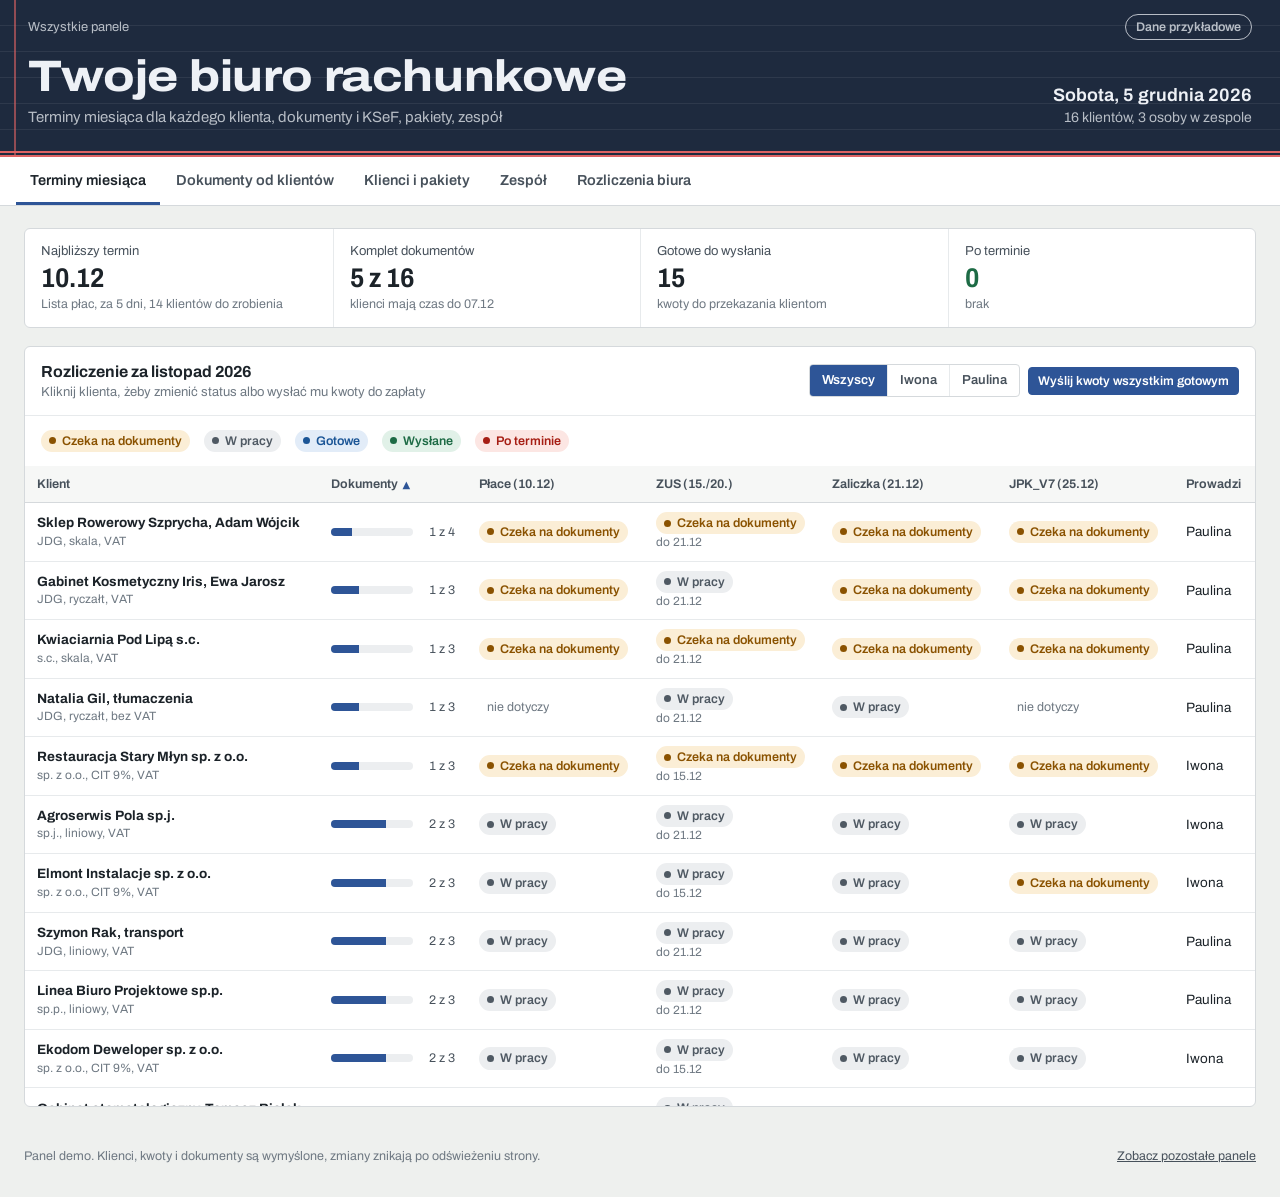
<file: rachunkowe/index.html>
<!doctype html>
<html lang="pl">
<head>
<meta charset="utf-8">
<meta name="viewport" content="width=device-width, initial-scale=1">
<title>Biuro rachunkowe – panel demo</title>
<meta name="description" content="Panel demo dla biura rachunkowego: terminy miesiąca dla każdego klienta, dokumenty i KSeF, pakiety i abonamenty, obciążenie zespołu, rozliczenia biura. Dane przykładowe.">
<link rel="preconnect" href="https://fonts.googleapis.com">
<link rel="preconnect" href="https://fonts.gstatic.com" crossorigin>
<link rel="stylesheet" href="https://fonts.googleapis.com/css2?family=Archivo:wdth,wght@62..125,100..900&display=swap">
<link rel="stylesheet" href="../assets/panel.css">
<style>
  /* Szyld jak strona księgi: linie i czerwony margines */
  body {
    --sign-bg: #1E2A3E; --sign-fg: #EEF1F6; --sign-sub: rgba(238, 241, 246, .74);
    --sign-pattern: linear-gradient(90deg, transparent 14px, rgba(222, 98, 98, .6) 14px 16px, transparent 16px), repeating-linear-gradient(to bottom, transparent 0 25px, rgba(255, 255, 255, .07) 25px 26px);
    --sign-band: linear-gradient(to bottom, #DE6262 0 2px, transparent 2px 4px, #DE6262 4px 6px); --sign-band-h: 6px;
    --accent: #2E5597; --accent-ink: #FFFFFF; --accent-soft: #E4EBF6; --accent-line: #2E5597;
  }
  .mx td { white-space: nowrap; }
  .mx td:first-child { white-space: normal; min-width: 210px; }
  .st { display: inline-flex; align-items: center; gap: 6px; font-size: 12.5px; font-weight: 600; padding: 2px 8px; border-radius: 999px; }
  .st::before { content: ""; width: 7px; height: 7px; border-radius: 50%; background: currentColor; }
  .st.s0 { background: var(--warn-soft); color: var(--warn); }
  .st.s1 { background: var(--mute-soft); color: var(--mute); }
  .st.s2 { background: var(--info-soft); color: var(--info); }
  .st.s3 { background: var(--ok-soft); color: var(--ok); }
  .st.late { background: var(--bad-soft); color: var(--bad); }
  .st.na { background: none; color: var(--ink-3); font-weight: 400; }
  .st.na::before { display: none; }
  .legend { display: flex; gap: 8px 14px; flex-wrap: wrap; font-size: 12.5px; color: var(--ink-2); }
  .doclist { list-style: none; margin: 0; padding: 0; }
  .doclist li { display: flex; justify-content: space-between; gap: 10px; padding: 7px 0; border-bottom: 1px solid var(--line-soft); }
  .doclist li:last-child { border-bottom: 0; }
  .ob-row { display: grid; grid-template-columns: minmax(0, 1fr) 190px; gap: 10px; align-items: center; padding: 7px 0; border-bottom: 1px solid var(--line-soft); }
  .ob-row:last-child { border-bottom: 0; }
  .ob-row select { width: 100%; }
</style>
</head>
<body>

<header class="sign">
  <div class="sign-top">
    <a href="../index.html">Wszystkie panele</a>
    <span class="demo-flag">Dane przykładowe</span>
  </div>
  <div class="sign-inner">
    <div>
      <h1>Twoje biuro rachunkowe</h1>
      <p class="sign-sub">Terminy miesiąca dla każdego klienta, dokumenty i KSeF, pakiety, zespół</p>
    </div>
    <div class="sign-meta"><strong id="sign-day"></strong><span id="sign-sub"></span></div>
  </div>
</header>

<nav class="tabs" aria-label="Moduły panelu">
  <div class="tabs-inner" role="tablist">
    <button class="tab" data-tab="terminy">Terminy miesiąca</button>
    <button class="tab" data-tab="dokumenty">Dokumenty od klientów</button>
    <button class="tab" data-tab="klienci">Klienci i pakiety</button>
    <button class="tab" data-tab="zespol">Zespół</button>
    <button class="tab" data-tab="rozliczenia">Rozliczenia biura</button>
  </div>
</nav>

<main>
  <!-- TERMINY -->
  <section data-panel="terminy" class="stack">
    <div id="te-strip"></div>
    <div class="box">
      <div class="box-h">
        <div><h2 id="te-title"></h2><p>Kliknij klienta, żeby zmienić status albo wysłać mu kwoty do zapłaty</p></div>
        <div class="row"><div id="te-who"></div><button class="btn sm primary" id="te-send">Wyślij kwoty wszystkim gotowym</button></div>
      </div>
      <div class="box-b"><div class="legend" id="te-legend"></div></div>
      <div class="box-b flush scroll-lg" id="te-table"></div>
    </div>
  </section>

  <!-- DOKUMENTY -->
  <section data-panel="dokumenty" class="stack">
    <div id="do-strip"></div>
    <div class="cols">
      <div class="box">
        <div class="box-h"><div id="do-filter"></div><button class="btn sm" id="do-remind">Przypomnij wszystkim, którym czegoś brakuje</button></div>
        <div class="box-b flush scroll-lg" id="do-table"></div>
      </div>
      <div class="stack">
        <div class="box">
          <div class="box-h"><h2>Kiedy przychodzą dokumenty</h2><p>poprzedni miesiąc</p></div>
          <div class="box-b"><div id="do-bars"></div><p class="small muted" style="margin-top:10px" id="do-bars-note"></p></div>
        </div>
        <div class="box">
          <div class="box-h"><h2>KSeF</h2></div>
          <div class="box-b"><p class="lead" id="do-ksef"></p></div>
        </div>
      </div>
    </div>
  </section>

  <!-- KLIENCI -->
  <section data-panel="klienci" class="stack">
    <div id="kl-strip"></div>
    <div class="box">
      <div class="box-h"><h2>Klienci i abonamenty</h2><p>dokumenty: średnio z 3 miesięcy; za dokument: pracownik liczony jak 6 dokumentów</p></div>
      <div class="box-b flush" id="kl-table"></div>
    </div>
  </section>

  <!-- ZESPÓŁ -->
  <section data-panel="zespol" class="stack">
    <div id="ze-strip"></div>
    <div class="box">
      <div class="box-h"><h2>Kto co ma w tym miesiącu</h2></div>
      <div class="box-b flush" id="ze-table"></div>
    </div>
    <div class="cols-even">
      <div class="box">
        <div class="box-h"><h2>Dokumenty do zaksięgowania</h2><p>zaksięgowane z otrzymanych</p></div>
        <div class="box-b"><div id="ze-bars"></div></div>
      </div>
      <div class="box">
        <div class="box-h"><h2>Zastępstwa</h2><p>kto przejmuje klientów podczas urlopu</p></div>
        <div class="box-b flush" id="ze-sub"></div>
      </div>
    </div>
  </section>

  <!-- ROZLICZENIA -->
  <section data-panel="rozliczenia" class="stack">
    <div id="ro-strip"></div>
    <div class="box">
      <div class="box-h"><h2>Faktury biura dla klientów</h2><p>kwoty netto, VAT 23%</p></div>
      <div class="box-b flush" id="ro-table"></div>
    </div>
  </section>
</main>

<footer class="foot">
  <span>Panel demo. Klienci, kwoty i dokumenty są wymyślone, zmiany znikają po odświeżeniu strony.</span>
  <a href="../index.html">Zobacz pozostałe panele</a>
</footer>

<script src="../assets/panel.js"></script>
<script>
(function () {
  'use strict';
  var r = P.rng(4410);
  var TODAY = P.today();
  var DOM = TODAY.getDate();
  var DOC_DUE = 7;             /* biuro prosi o dokumenty do 7. dnia miesiąca */
  var OVER_PRICE = 4;          /* dopłata za dokument ponad pakiet, zł netto */

  /* ---------- Dane przykładowe ---------- */
  var TEAM = [
    { id: 'iw', n: 'Iwona Kaczmarek', role: 'główna księgowa' },
    { id: 'pa', n: 'Paulina Wrona', role: 'księgowa' },
    { id: 'do', n: 'Dorota Sitek', role: 'kadry i płace' }
  ];
  var TM = {}; TEAM.forEach(function (t) { TM[t.id] = t; });
  /* [nazwa, forma, podatek, VAT, pracownicy, abonament netto, pakiet dokumentów, opiekun, faktury w KSeF] */
  var SRC = [
    ['Piekarnia Kłos, Jan Mróz', 'JDG', 'liniowy', 1, 6, 900, 60, 'pa', 1],
    ['Gabinet Kosmetyczny Iris, Ewa Jarosz', 'JDG', 'ryczałt', 1, 1, 450, 30, 'pa', 1],
    ['Meblotech sp. z o.o.', 'sp. z o.o.', 'CIT 9%', 1, 14, 2600, 200, 'iw', 1],
    ['Kamil Żak, usługi IT', 'JDG', 'ryczałt', 1, 0, 300, 15, 'pa', 0],
    ['Agroserwis Pola sp.j.', 'sp.j.', 'liniowy', 1, 8, 1500, 120, 'iw', 1],
    ['Kwiaciarnia Pod Lipą s.c.', 's.c.', 'skala', 1, 2, 600, 50, 'pa', 1],
    ['Elmont Instalacje sp. z o.o.', 'sp. z o.o.', 'CIT 9%', 1, 22, 3400, 250, 'iw', 1],
    ['Gabinet stomatologiczny, Tomasz Bielak', 'JDG', 'liniowy', 0, 3, 700, 40, 'pa', 1],
    ['Pakmar Opakowania sp. z o.o.', 'sp. z o.o.', 'CIT 9%', 1, 9, 2200, 300, 'iw', 1],
    ['Natalia Gil, tłumaczenia', 'JDG', 'ryczałt', 0, 0, 250, 10, 'pa', 0],
    ['Restauracja Stary Młyn sp. z o.o.', 'sp. z o.o.', 'CIT 9%', 1, 16, 2800, 260, 'iw', 1],
    ['Szymon Rak, transport', 'JDG', 'liniowy', 1, 2, 650, 50, 'pa', 1],
    ['Fundacja Zielony Dom', 'fundacja', 'CIT', 0, 3, 900, 40, 'iw', 1],
    ['Linea Biuro Projektowe sp.p.', 'sp.p.', 'liniowy', 1, 4, 1200, 60, 'pa', 1],
    ['Sklep Rowerowy Szprycha, Adam Wójcik', 'JDG', 'skala', 1, 1, 550, 80, 'pa', 0],
    ['Ekodom Deweloper sp. z o.o.', 'sp. z o.o.', 'CIT 9%', 1, 5, 3000, 150, 'iw', 1]
  ];
  var LEGAL = ['sp. z o.o.', 'fundacja'];   /* osobowość prawna: ZUS do 15. dnia */
  var OB = [
    { k: 'place', n: 'Płace', day: 10, full: 'Lista płac' },
    { k: 'zus', n: 'ZUS', day: null, full: 'Składki ZUS' },
    { k: 'pit', n: 'Zaliczka', day: 20, full: 'Zaliczka na podatek dochodowy' },
    { k: 'jpk', n: 'JPK_V7', day: 25, full: 'JPK_V7M i VAT' }
  ];
  var STATES = ['Czeka na dokumenty', 'W pracy', 'Gotowe', 'Wysłane'];
  function due(day) { var d = new Date(TODAY.getFullYear(), TODAY.getMonth(), day); while (P.isWeekend(d)) d = P.addDays(d, 1); return d; }
  function zusDay(c) { return LEGAL.indexOf(c.forma) >= 0 ? 15 : 20; }
  function obDue(c, o) { return due(o.k === 'zus' ? zusDay(c) : o.day); }
  function applies(c, o) { if (o.k === 'place') return c.prac > 0; if (o.k === 'jpk') return c.vat; return true; }

  var prevMonth = new Date(TODAY.getFullYear(), TODAY.getMonth() - 1, 1);
  /* jak daleko jest miesiąc rozliczeń; demo zawsze pokazuje mieszankę statusów */
  var progress = Math.min(1, 0.45 + Math.max(0, DOM - 1) / 24 * 0.55);
  var CL = SRC.map(function (s, i) {
    var c = { id: 'c' + i, n: s[0], forma: s[1], tax: s[2], vat: !!s[3], prac: s[4], fee: s[5], pack: s[6], op: s[7], ksef: !!s[8] };
    var sp = [0.9, 0.3, 0.8, 1, 0.5, 0.1, 0.7, 0.6, 0.95, 0.4, 0.2, 0.75, 0.85, 0.65, 0.15, 0.55][i];   /* jak szybko klient przysyła dokumenty */
    c.avgDocs = Math.round(s[6] * (0.6 + r() * 0.75));
    c.recv = Math.round(c.avgDocs * Math.min(1, 0.25 + progress * 1.1 + r() * 0.35));
    c.booked = Math.round(c.recv * Math.min(1, progress * 1.3 + r() * 0.25));
    /* czego brakuje od klienta */
    var need = ['Wyciąg bankowy', 'Paragony i rachunki'];
    if (!c.ksef) need.push('Faktury sprzedaży (PDF)');
    if (c.prac) need.push('Czas pracy i nieobecności');
    if (i % 5 === 2) need.push('Umowa leasingu, aneks');
    var have = Math.min(need.length, Math.floor(need.length * Math.min(1, sp * 0.75 + progress * 0.55 + r() * 0.15)));
    c.need = need.map(function (n, j) { return { n: n, ok: j < have }; });
    c.last = P.addDays(TODAY, -P.int(r, 0, Math.max(1, DOM + 3)));
    c.st = {};
    OB.forEach(function (o) {
      if (!applies(c, o)) { c.st[o.k] = null; return; }
      var left = P.days(TODAY, obDue(c, o));
      var docsOk = c.need.every(function (x) { return x.ok; });
      var score = sp * 0.6 + progress * 0.55 + r() * 0.3 - OB.indexOf(o) * 0.06;
      var s = score > 1.05 ? 3 : score > 0.85 ? 2 : score > 0.6 ? 1 : 0;
      if (!docsOk && o.k !== 'zus' && s > 1) s = 1;
      if (!docsOk && o.k !== 'zus' && sp < 0.35) s = 0;
      if (left < 0) s = 3; else if (left <= 2 && s < 2) s = 2;
      if (o.k === 'place' && left < 0) s = 3;
      c.st[o.k] = s;
    });
    return c;
  });
  /* jeden klient spóźniony z płacami, jeden z kompletem i wszystkim gotowym */
  if (CL[5].st.place != null && P.days(TODAY, obDue(CL[5], OB[0])) < 0) CL[5].st.place = 2;
  var CLI = {}; CL.forEach(function (c) { CLI[c.id] = c; });
  function ov(c) { return c.avgDocs > c.pack * 1.05; }   /* ponad pakiet, z 5% tolerancji */
  function complete(c) { return c.need.every(function (x) { return x.ok; }); }

  /* napływ dokumentów w poprzednim miesiącu */
  var FLOW = [['1–5', 24], ['6–7', 19], ['8–10', 21], ['11–15', 22], ['16–20', 9], ['21 i później', 5]];

  /* faktury biura */
  var FV = [];
  CL.forEach(function (c, i) {
    var iss = new Date(TODAY.getFullYear(), TODAY.getMonth() - 1, 1);
    var paid = i % 6 === 3 ? null : P.addDays(iss, P.int(r, 3, 12));
    FV.push({ id: 'f' + i, cl: c.id, what: 'Abonament ' + P.MON[prevMonth.getMonth()], net: c.fee, iss: iss, due: P.addDays(iss, 14), paid: paid });
    if (ov(c)) FV.push({ id: 'g' + i, cl: c.id, what: 'Dokumenty ponad pakiet', net: (c.avgDocs - c.pack) * OVER_PRICE, iss: iss, due: P.addDays(iss, 14), paid: i % 2 ? paid : null });
  });
  var fvN = 0;
  FV.forEach(function (f) { f.nr = 'FV ' + (++fvN) + '/' + (f.iss.getMonth() + 1) + '/' + f.iss.getFullYear(); });

  P.$('#sign-day').textContent = P.dayTitle(TODAY);
  P.$('#sign-sub').textContent = CL.length + ' klientów, ' + TEAM.length + ' osoby w zespole';

  function stHtml(c, o) {
    var s = c.st[o.k];
    if (s == null) return '<span class="st na">nie dotyczy</span>';
    var late = s < 3 && P.days(TODAY, obDue(c, o)) < 0;
    return '<span class="st ' + (late ? 'late' : 's' + s) + '">' + (late ? 'Po terminie' : STATES[s]) + '</span>';
  }

  /* ---------- TERMINY ---------- */
  var teWho = 'all';
  P.views.terminy = function () {
    var docsOk = CL.filter(complete).length;
    var next = OB.map(function (o) {
      var list = CL.filter(function (c) { return c.st[o.k] != null && c.st[o.k] < 3; });
      var d = list.length ? list.map(function (c) { return obDue(c, o); }).sort(function (a, b) { return a - b; })[0] : null;
      return { o: o, d: d, n: list.filter(function (c) { return +obDue(c, o) === +d; }).length };
    }).filter(function (x) { return x.d && P.days(TODAY, x.d) >= 0; }).sort(function (a, b) { return a.d - b.d; })[0];
    var ready = []; CL.forEach(function (c) { OB.forEach(function (o) { if (c.st[o.k] === 2) ready.push([c, o]); }); });
    var late = []; CL.forEach(function (c) { OB.forEach(function (o) { if (c.st[o.k] != null && c.st[o.k] < 3 && P.days(TODAY, obDue(c, o)) < 0) late.push([c, o]); }); });
    P.strip(P.$('#te-strip'), [
      { label: 'Najbliższy termin', value: next ? P.d(next.d) : '—', note: next ? next.o.full + ', ' + P.rel(next.d) + ', ' + P.n(next.n, 'klient', 'klientów', 'klientów') + ' do zrobienia' : 'wszystko wysłane', tone: next && P.days(TODAY, next.d) <= 3 ? 'warn' : '' },
      { label: 'Komplet dokumentów', value: docsOk + ' z ' + CL.length, note: P.days(TODAY, due(DOC_DUE)) >= 0 ? 'klienci mają czas do ' + P.d(due(DOC_DUE)) : 'termin na dokumenty minął ' + P.d(due(DOC_DUE)), tone: DOM > DOC_DUE && docsOk < CL.length ? 'warn' : '' },
      { label: 'Gotowe do wysłania', value: ready.length, note: 'kwoty do przekazania klientom' },
      { label: 'Po terminie', value: late.length, note: late.length ? late.slice(0, 2).map(function (x) { return x[0].n.split(',')[0] + ' (' + x[1].n + ')'; }).join(', ') : 'brak', tone: late.length ? 'bad' : 'ok' }
    ]);
    P.$('#te-title').textContent = 'Rozliczenie za ' + P.MON[prevMonth.getMonth()] + ' ' + prevMonth.getFullYear();
    P.$('#te-legend').innerHTML = STATES.map(function (s, i) { return '<span class="st s' + i + '">' + s + '</span>'; }).join('') + '<span class="st late">Po terminie</span>';
    P.seg(P.$('#te-who'), [{ v: 'all', l: 'Wszyscy' }].concat(TEAM.filter(function (t) { return t.id !== 'do'; }).map(function (t) { return { v: t.id, l: t.n.split(' ')[0] }; })), teWho, function (v) { teWho = v; P.views.terminy(); });
    var rows = CL.filter(function (c) { return teWho === 'all' || c.op === teWho; });
    P.table(P.$('#te-table'), [
      { key: 'n', label: 'Klient', html: function (c) { return '<b>' + P.esc(c.n) + '</b><span class="sub">' + c.forma + ', ' + c.tax + (c.vat ? ', VAT' : ', bez VAT') + '</span>'; } },
      { key: 'docs', label: 'Dokumenty', val: function (c) { return c.need.filter(function (x) { return x.ok; }).length / c.need.length; }, html: function (c) { var d = c.need.filter(function (x) { return x.ok; }).length; return P.prog(d / c.need.length * 100, d === c.need.length ? 'ok' : (DOM > DOC_DUE ? 'warn' : ''), d + ' z ' + c.need.length); } }
    ].concat(OB.map(function (o) {
      return { key: o.k, label: o.n + (o.day ? ' (' + P.d(due(o.day)) + ')' : ' (15./20.)'), val: function (c) { return c.st[o.k] == null ? 9 : c.st[o.k]; }, html: function (c) { return stHtml(c, o) + (o.k === 'zus' && c.st.zus != null ? '<span class="sub">do ' + P.d(obDue(c, o)) + '</span>' : ''); } };
    })).concat([{ key: 'op', label: 'Prowadzi', val: function (c) { return TM[c.op].n; }, html: function (c) { return TM[c.op].n.split(' ')[0]; } }]),
    { rows: rows, sortKey: 'docs', onRow: openClient, empty: 'Brak klientów.' });
    P.$('#te-table table').classList.add('mx');
  };
  function openClient(c) {
    var body = '<dl class="kv"><dt>Forma</dt><dd>' + c.forma + ', ' + c.tax + (c.vat ? ', VAT miesięcznie' : ', zwolniony z VAT') + '</dd><dt>Pracownicy</dt><dd>' + c.prac + '</dd><dt>Prowadzi</dt><dd>' + TM[c.op].n + '</dd>' +
      '<dt>Dokumenty</dt><dd>' + c.need.filter(function (x) { return x.ok; }).length + ' z ' + c.need.length + (complete(c) ? ', komplet' : ', brakuje: ' + c.need.filter(function (x) { return !x.ok; }).map(function (x) { return x.n.toLowerCase(); }).join(', ')) + '</dd></dl>' +
      '<h3 style="font-size:14.5px;margin:16px 0 4px">Rozliczenie za ' + P.MON[prevMonth.getMonth()] + '</h3>' +
      OB.filter(function (o) { return applies(c, o); }).map(function (o) {
        return '<div class="ob-row"><span>' + o.full + '<span class="sub" style="display:block;font-size:12px;color:var(--ink-3)">termin ' + P.d(obDue(c, o)) + ', ' + P.rel(obDue(c, o)) + '</span></span><select data-k="' + o.k + '" aria-label="' + o.full + '">' + P.options(STATES.map(function (s, i) { return { v: i, l: s }; }), c.st[o.k]) + '</select></div>';
      }).join('');
    P.modal({ title: c.n, sub: 'Terminy i statusy', body: body, actions: [
      { label: 'Anuluj', ghost: true },
      { label: 'Wyślij kwoty klientowi', onClick: function (close, d) { save(d); var n = OB.filter(function (o) { return c.st[o.k] === 2; }); n.forEach(function (o) { c.st[o.k] = 3; }); close(); P.toast(n.length ? 'Kwoty do zapłaty wysłane: ' + c.n.split(',')[0] + ' (' + n.map(function (o) { return o.n; }).join(', ') + ')' : 'Nic nie jest jeszcze gotowe do wysłania'); P.refresh(); } },
      { label: 'Zapisz', primary: true, onClick: function (close, d) { save(d); close(); P.toast('Zapisano: ' + c.n.split(',')[0]); P.refresh(); } }
    ] });
    function save(d) { P.$$('select[data-k]', d).forEach(function (s) { c.st[s.getAttribute('data-k')] = +s.value; }); }
  }
  P.$('#te-send').addEventListener('click', function () {
    var n = 0, who = {};
    CL.forEach(function (c) { OB.forEach(function (o) { if (c.st[o.k] === 2) { c.st[o.k] = 3; n++; who[c.id] = 1; } }); });
    P.toast(n ? 'Wysłano kwoty do zapłaty: ' + P.n(Object.keys(who).length, 'klient', 'klientów', 'klientów') + ', ' + P.n(n, 'pozycja', 'pozycje', 'pozycji') : 'Nic nie czeka na wysłanie');
    P.refresh();
  });

  /* ---------- DOKUMENTY ---------- */
  var doF = 'miss';
  P.views.dokumenty = function () {
    var miss = CL.filter(function (c) { return !complete(c); });
    var recv = CL.reduce(function (s, c) { return s + c.recv; }, 0), ks = CL.filter(function (c) { return c.ksef; });
    var silent = CL.filter(function (c) { return P.days(c.last, TODAY) > 10; });
    P.strip(P.$('#do-strip'), [
      { label: 'Klienci z brakami', value: miss.length, note: 'termin na dokumenty: ' + P.d(due(DOC_DUE)), tone: miss.length && DOM > DOC_DUE ? 'bad' : (miss.length ? 'warn' : 'ok') },
      { label: 'Dokumenty w tym miesiącu', value: recv, note: 'z czego faktury z KSeF pobrały się same' },
      { label: 'Klienci w KSeF', value: ks.length + ' z ' + CL.length, note: 'pozostali przysyłają faktury sprzedaży jako PDF' },
      { label: 'Cisza od klienta', value: silent.length, note: silent.length ? 'nic nie przysłali od ponad 10 dni' : 'wszyscy coś przysłali', tone: silent.length ? 'warn' : '' }
    ]);
    P.seg(P.$('#do-filter'), [{ v: 'miss', l: 'Brakuje dokumentów' }, { v: 'all', l: 'Wszyscy' }], doF, function (v) { doF = v; P.views.dokumenty(); });
    var rows = CL.filter(function (c) { return doF === 'all' || !complete(c); });
    P.table(P.$('#do-table'), [
      { key: 'n', label: 'Klient', html: function (c) { return '<b>' + P.esc(c.n) + '</b><span class="sub">' + (c.ksef ? 'faktury z KSeF' : 'faktury sprzedaży jako PDF') + ', prowadzi ' + TM[c.op].n.split(' ')[0] + '</span>'; } },
      { key: 'miss', label: 'Brakuje', val: function (c) { return c.need.filter(function (x) { return !x.ok; }).length; }, html: function (c) { var m = c.need.filter(function (x) { return !x.ok; }); return m.length ? m.map(function (x) { return P.esc(x.n); }).join('<br>') : P.chip('Komplet', 'ok'); } },
      { key: 'recv', label: 'Dokumenty', num: 1, html: function (c) { return c.recv + '<span class="sub">zwykle ' + c.avgDocs + '</span>'; } },
      { key: 'last', label: 'Ostatnio przysłał', val: function (c) { return +c.last; }, html: function (c) { return P.d(c.last) + '<span class="sub">' + P.rel(c.last) + '</span>'; } },
      { key: 'a', label: '', sort: false, html: function (c) { return complete(c) ? '' : '<button class="btn sm" data-rem="' + c.id + '">Przypomnij</button>'; } }
    ], { rows: rows, sortKey: 'miss', sortDir: -1, onRow: openDocs, empty: 'Wszyscy klienci przysłali komplet dokumentów.' });
    P.$$('[data-rem]').forEach(function (b) { b.onclick = function () { var c = CLI[b.getAttribute('data-rem')]; P.toast('Przypomnienie wysłane: ' + c.n.split(',')[0] + ' (' + c.need.filter(function (x) { return !x.ok; }).map(function (x) { return x.n.toLowerCase(); }).join(', ') + ')'); }; });
    var tot = FLOW.reduce(function (s, f) { return s + f[1]; }, 0);
    P.bars(P.$('#do-bars'), FLOW.map(function (f, i) { return { label: 'dni ' + f[0], value: f[1] / tot * 100, text: P.num(f[1] / tot * 100) + '%', tone: i >= 2 ? 'warn' : '' }; }), { max: 40 });
    P.$('#do-bars-note').textContent = P.num((tot - FLOW[0][1] - FLOW[1][1]) / tot * 100) + '% dokumentów przyszło po ' + DOC_DUE + '. dniu. Przypomnienie 3 dni przed terminem zwykle to zmniejsza.';
    P.$('#do-ksef').innerHTML = 'Od 1 kwietnia 2026 KSeF obejmuje prawie wszystkich podatników VAT, a najmniejsze firmy dołączają w 2027. Faktury klientów w KSeF pobierają się same, więc od nich potrzebne są już tylko <b>wyciągi, paragony, umowy i czas pracy</b>.';
  };
  function openDocs(c) {
    var body = '<ul class="doclist">' + c.need.map(function (x, i) { return '<li><label class="check"><input type="checkbox" data-i="' + i + '"' + (x.ok ? ' checked' : '') + '> ' + P.esc(x.n) + '</label>' + (x.ok ? P.chip('jest', 'ok') : P.chip('brak', 'warn')) + '</li>'; }).join('') +
      (c.ksef ? '<li><span>Faktury sprzedaży i zakupu</span>' + P.chip('z KSeF, automatycznie', 'info') + '</li>' : '') + '</ul>';
    P.modal({ title: c.n, sub: 'Dokumenty za ' + P.MON[prevMonth.getMonth()], body: body, actions: [
      { label: 'Anuluj', ghost: true },
      { label: 'Zapisz', primary: true, onClick: function (close, d) {
        P.$$('input[data-i]', d).forEach(function (i) { c.need[+i.getAttribute('data-i')].ok = i.checked; });
        if (complete(c)) OB.forEach(function (o) { if (c.st[o.k] === 0) c.st[o.k] = 1; });
        close(); P.toast(complete(c) ? 'Komplet dokumentów: ' + c.n.split(',')[0] : 'Zapisano dokumenty: ' + c.n.split(',')[0]); P.refresh();
      } }
    ] });
  }
  P.$('#do-remind').addEventListener('click', function () { var n = CL.filter(function (c) { return !complete(c); }).length; P.toast(n ? 'Przypomnienia wysłane do: ' + P.n(n, 'klient', 'klientów', 'klientów') : 'Nikomu nic nie brakuje'); });

  /* ---------- KLIENCI ---------- */
  P.views.klienci = function () {
    var mrr = CL.reduce(function (s, c) { return s + c.fee; }, 0);
    var over = CL.filter(function (c) { return ov(c); });
    var cheap = CL.filter(function (c) { return c.fee / Math.max(1, c.avgDocs + c.prac * 6) < 9; });
    P.strip(P.$('#kl-strip'), [
      { label: 'Abonamenty miesięcznie', value: P.zl(mrr), note: 'netto, ' + P.n(CL.length, 'klient', 'klientów', 'klientów') },
      { label: 'Ponad pakiet', value: over.length, note: 'dopłata ' + P.zl(over.reduce(function (s, c) { return s + (c.avgDocs - c.pack) * OVER_PRICE; }, 0)) + ' miesięcznie', tone: over.length ? 'warn' : '' },
      { label: 'Za tani abonament', value: cheap.length, note: 'mniej niż 9 zł za dokument', tone: cheap.length ? 'warn' : 'ok' },
      { label: 'Średni abonament', value: P.zl(mrr / CL.length), note: 'netto' }
    ]);
    P.table(P.$('#kl-table'), [
      { key: 'n', label: 'Klient', html: function (c) { return '<b>' + P.esc(c.n) + '</b><span class="sub">' + c.forma + ', ' + c.tax + (c.vat ? ', VAT' : '') + '</span>'; } },
      { key: 'prac', label: 'Pracownicy', num: 1 },
      { key: 'fee', label: 'Abonament', num: 1, html: function (c) { return P.zl(c.fee); } },
      { key: 'pack', label: 'Pakiet', num: 1, html: function (c) { return c.pack + ' dok.'; } },
      { key: 'avgDocs', label: 'Dokumenty', num: 1, html: function (c) { return c.avgDocs + '<span class="sub">' + (ov(c) ? '+' + (c.avgDocs - c.pack) + ' ponad pakiet' : 'w pakiecie') + '</span>'; } },
      { key: 'per', label: 'Za dokument', num: 1, val: function (c) { return c.fee / Math.max(1, c.avgDocs + c.prac * 6); }, html: function (c) { return P.zl(c.fee / Math.max(1, c.avgDocs + c.prac * 6), 2); } },
      { key: 'ok', label: 'Ocena', val: function (c) { return ov(c) ? 0 : (c.fee / Math.max(1, c.avgDocs + c.prac * 6) < 9 ? 1 : 2); }, html: function (c) {
        if (ov(c)) return P.chip('Ponad pakiet', 'warn');
        if (c.fee / Math.max(1, c.avgDocs + c.prac * 6) < 9) return P.chip('Za tani', 'warn');
        return P.chip('W porządku', 'ok'); } },
      { key: 'a', label: '', sort: false, html: function (c) { return ov(c) || c.fee / Math.max(1, c.avgDocs + c.prac * 6) < 9 ? '<button class="btn sm" data-up="' + c.id + '">Zaproponuj nowy abonament</button>' : ''; } }
    ], { rows: CL, sortKey: 'ok' });
    P.$$('[data-up]').forEach(function (b) { b.onclick = function () { proposal(CLI[b.getAttribute('data-up')]); }; });
  };
  function proposal(c) {
    var units = c.avgDocs + c.prac * 6, fee = Math.ceil(units * 10 / 50) * 50, pack = Math.ceil(c.avgDocs * 1.15 / 10) * 10;
    var body = '<dl class="kv"><dt>Teraz</dt><dd>' + P.zl(c.fee) + ' netto, pakiet ' + c.pack + ' dok.</dd><dt>Średnio</dt><dd>' + c.avgDocs + ' dokumentów i ' + c.prac + ' ' + P.plural(c.prac, 'pracownik', 'pracowników', 'pracowników') + '</dd></dl>' +
      '<div class="form-grid" style="margin-top:14px"><label class="field"><span>Nowy abonament, zł netto</span><input id="pr-f" type="number" min="0" step="50" value="' + Math.max(fee, c.fee) + '"></label>' +
      '<label class="field"><span>Nowy pakiet dokumentów</span><input id="pr-p" type="number" min="0" step="10" value="' + Math.max(pack, c.pack) + '"></label></div>' +
      '<p class="small muted" style="margin-top:10px">Propozycja liczona po 10 zł za dokument, pracownik jak 6 dokumentów. Klient dostanie e-mail z nowymi warunkami od następnego miesiąca.</p>';
    P.modal({ title: 'Nowy abonament', sub: P.esc(c.n), body: body, actions: [
      { label: 'Anuluj', ghost: true },
      { label: 'Wyślij propozycję', primary: true, onClick: function (close, d) { var f = +P.$('#pr-f', d).value, p = +P.$('#pr-p', d).value; c.fee = f; c.pack = p; close(); P.toast('Propozycja wysłana: ' + c.n.split(',')[0] + ', ' + P.zl(f) + ' za ' + p + ' dok.'); P.refresh(); } }
    ] });
  }

  /* ---------- ZESPÓŁ ---------- */
  P.views.zespol = function () {
    var stats = TEAM.map(function (t) {
      var mine = CL.filter(function (c) { return c.op === t.id; });
      var pl = CL.filter(function (c) { return c.prac > 0; });
      return { t: t, cl: t.id === 'do' ? pl.length : mine.length, recv: mine.reduce(function (s, c) { return s + c.recv; }, 0), booked: mine.reduce(function (s, c) { return s + c.booked; }, 0),
        open: t.id === 'do' ? pl.filter(function (c) { return c.st.place < 3; }).length : mine.reduce(function (s, c) { return s + OB.filter(function (o) { return o.k !== 'place' && c.st[o.k] != null && c.st[o.k] < 3; }).length; }, 0),
        emp: t.id === 'do' ? pl.reduce(function (s, c) { return s + c.prac; }, 0) : 0 };
    });
    var recv = stats.reduce(function (s, x) { return s + x.recv; }, 0), booked = stats.reduce(function (s, x) { return s + x.booked; }, 0);
    P.strip(P.$('#ze-strip'), [
      { label: 'Zaksięgowane', value: P.num(booked / Math.max(1, recv) * 100) + '%', note: booked + ' z ' + recv + ' dokumentów' },
      { label: 'Otwarte rozliczenia', value: stats.reduce(function (s, x) { return s + x.open; }, 0), note: 'ZUS, zaliczki, JPK i płace w tym miesiącu' },
      { label: 'Listy płac', value: stats[2].cl, note: P.n(stats[2].emp, 'pracownik', 'pracowników', 'pracowników') + ' u klientów' },
      { label: 'Klienci na osobę', value: P.num(CL.length / 2, 0), note: 'księgowe, bez kadr' }
    ]);
    P.table(P.$('#ze-table'), [
      { key: 'n', label: 'Osoba', sort: false, html: function (x) { return '<b>' + x.t.n + '</b><span class="sub">' + x.t.role + '</span>'; } },
      { key: 'cl', label: 'Klienci', num: 1, sort: false, html: function (x) { return x.cl + (x.t.id === 'do' ? '<span class="sub">z pracownikami</span>' : ''); } },
      { key: 'recv', label: 'Dokumenty', num: 1, sort: false, html: function (x) { return x.t.id === 'do' ? '<span class="muted">—</span>' : x.recv + '<span class="sub">' + x.booked + ' zaksięgowanych</span>'; } },
      { key: 'open', label: 'Otwarte rozliczenia', num: 1, sort: false, html: function (x) { return x.open; } },
      { key: 'next', label: 'Najbliżej', sort: false, html: function (x) {
        var mine = x.t.id === 'do' ? CL.filter(function (c) { return c.prac > 0 && c.st.place < 3; }).map(function (c) { return [c, OB[0]]; }) : [];
        if (x.t.id !== 'do') CL.filter(function (c) { return c.op === x.t.id; }).forEach(function (c) { OB.forEach(function (o) { if (o.k !== 'place' && c.st[o.k] != null && c.st[o.k] < 3) mine.push([c, o]); }); });
        mine.sort(function (a, b) { return obDue(a[0], a[1]) - obDue(b[0], b[1]); });
        return mine.length ? mine[0][1].full + ', ' + P.d(obDue(mine[0][0], mine[0][1])) + '<span class="sub">' + P.esc(mine[0][0].n.split(',')[0]) + '</span>' : '<span class="muted">nic otwartego</span>'; } }
    ], { rows: stats });
    P.bars(P.$('#ze-bars'), stats.filter(function (x) { return x.t.id !== 'do'; }).map(function (x) { var p = x.booked / Math.max(1, x.recv) * 100; return { label: x.t.n.split(' ')[0], value: p, text: x.booked + ' z ' + x.recv, tone: p < 50 && DOM > 10 ? 'warn' : '' }; }), { max: 100 });
    P.table(P.$('#ze-sub'), [
      { key: 'a', label: 'Nieobecna', sort: false }, { key: 'b', label: 'Zastępuje', sort: false }, { key: 'c', label: 'Kiedy', sort: false }
    ], { rows: [{ a: 'Paulina Wrona', b: 'Iwona Kaczmarek', c: P.d(P.addDays(TODAY, 18)) + '–' + P.d(P.addDays(TODAY, 25)) }, { a: 'Dorota Sitek', b: 'Paulina Wrona (tylko listy płac)', c: P.d(P.addDays(TODAY, 40)) + '–' + P.d(P.addDays(TODAY, 44)) }] });
  };

  /* ---------- ROZLICZENIA BIURA ---------- */
  P.views.rozliczenia = function () {
    var unpaid = FV.filter(function (f) { return !f.paid; }), late = unpaid.filter(function (f) { return P.days(TODAY, f.due) < 0; });
    var mrr = CL.reduce(function (s, c) { return s + c.fee; }, 0), extra = FV.filter(function (f) { return f.id.charAt(0) === 'g'; }).reduce(function (s, f) { return s + f.net; }, 0);
    P.strip(P.$('#ro-strip'), [
      { label: 'Przychód miesięczny', value: P.zl(mrr + extra), note: 'abonamenty i dopłaty, netto' },
      { label: 'Niezapłacone', value: P.zl(unpaid.reduce(function (s, f) { return s + f.net * 1.23; }, 0)), note: P.n(unpaid.length, 'faktura', 'faktury', 'faktur') + ' brutto' },
      { label: 'Po terminie', value: late.length, note: late.length ? Array.from(new Set(late.map(function (f) { return CLI[f.cl].n.split(',')[0]; }))).join(', ') : 'brak', tone: late.length ? 'bad' : 'ok' },
      { label: 'Dopłaty ponad pakiet', value: P.zl(extra), note: 'w ostatnim miesiącu' }
    ]);
    P.table(P.$('#ro-table'), [
      { key: 'nr', label: 'Faktura', html: function (f) { return '<b>' + f.nr + '</b><span class="sub">' + f.what + '</span>'; } },
      { key: 'cl', label: 'Klient', val: function (f) { return CLI[f.cl].n; }, html: function (f) { return P.esc(CLI[f.cl].n); } },
      { key: 'net', label: 'Netto', num: 1, html: function (f) { return P.zl(f.net); } },
      { key: 'due', label: 'Termin', val: function (f) { return +f.due; }, html: function (f) { return P.d(f.due) + '<span class="sub">' + P.rel(f.due) + '</span>'; } },
      { key: 'st', label: 'Status', val: function (f) { return f.paid ? 2 : (P.days(TODAY, f.due) < 0 ? 0 : 1); }, html: function (f) { return f.paid ? P.chip('Zapłacona ' + P.d(f.paid), 'ok') : (P.days(TODAY, f.due) < 0 ? P.chip('Po terminie', 'bad') : P.chip('Czeka', 'info')); } },
      { key: 'a', label: '', sort: false, html: function (f) { return f.paid ? '' : '<div class="acts"><button class="btn sm ghost" data-fr="' + f.id + '">Przypomnij</button><button class="btn sm" data-fp="' + f.id + '">Zapłacona</button></div>'; } }
    ], { rows: FV, sortKey: 'st' });
    P.$$('[data-fp]').forEach(function (b) { b.onclick = function () { var f = FV.filter(function (x) { return x.id === b.getAttribute('data-fp'); })[0]; f.paid = TODAY; P.toast('Zaksięgowano wpłatę: ' + f.nr); P.refresh(); }; });
    P.$$('[data-fr]').forEach(function (b) { b.onclick = function () { var f = FV.filter(function (x) { return x.id === b.getAttribute('data-fr'); })[0]; P.toast('Przypomnienie wysłane: ' + CLI[f.cl].n.split(',')[0]); }; });
  };

  P.initTabs();
})();
</script>
</body>
</html>
</file>
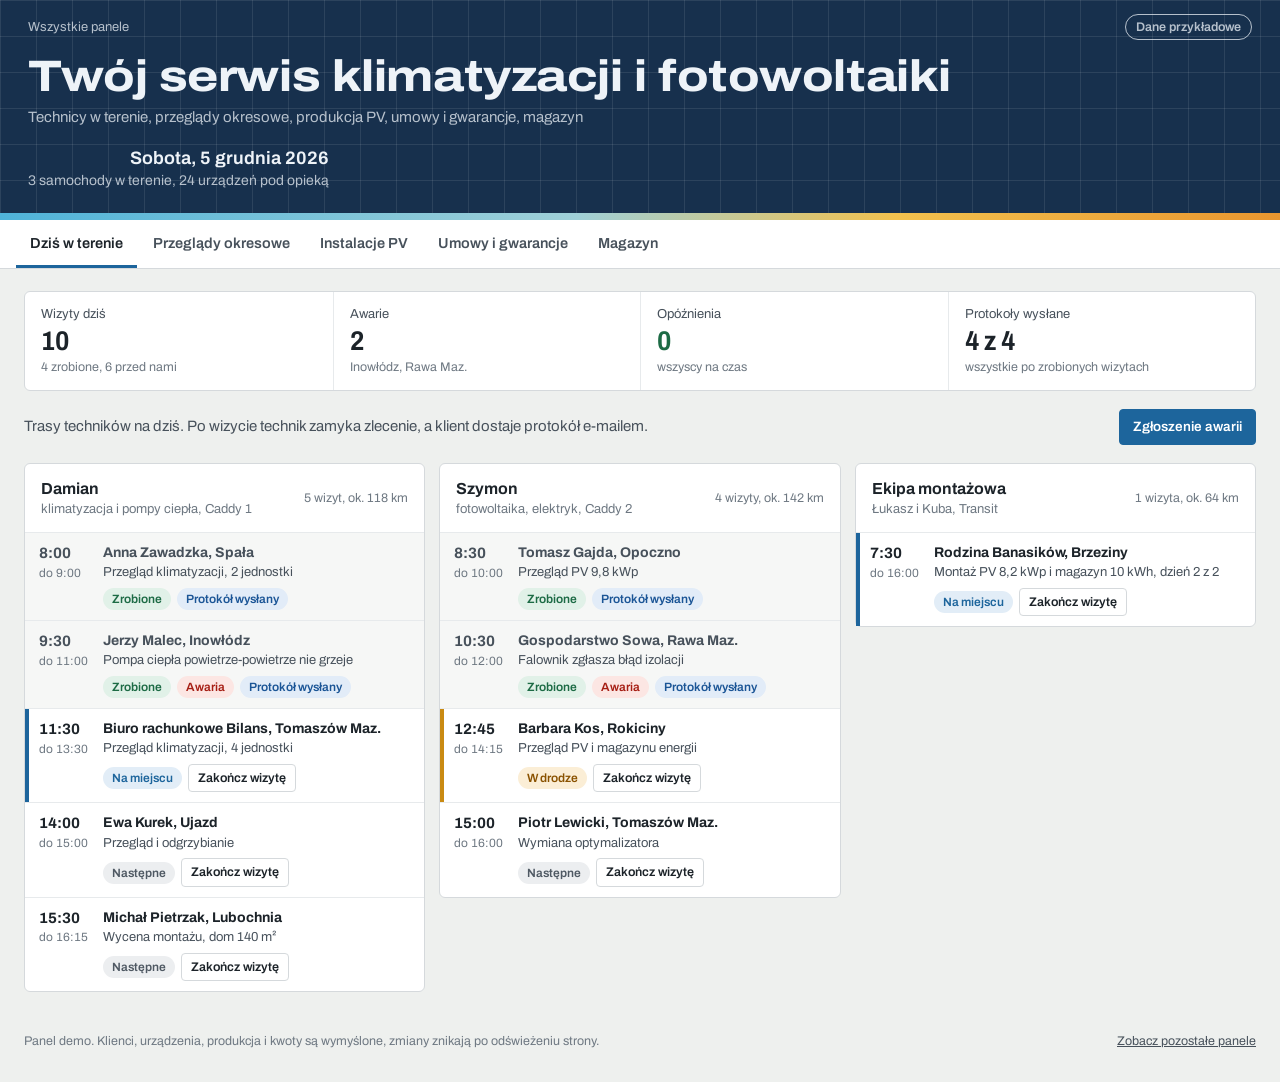
<file: serwis/index.html>
<!doctype html>
<html lang="pl">
<head>
<meta charset="utf-8">
<meta name="viewport" content="width=device-width, initial-scale=1">
<title>Serwis klimatyzacji i fotowoltaiki – panel demo</title>
<meta name="description" content="Panel demo dla serwisu klimatyzacji, pomp ciepła i fotowoltaiki: technicy w terenie, przeglądy okresowe, monitoring produkcji PV, umowy i gwarancje, magazyn. Dane przykładowe.">
<link rel="preconnect" href="https://fonts.googleapis.com">
<link rel="preconnect" href="https://fonts.gstatic.com" crossorigin>
<link rel="stylesheet" href="https://fonts.googleapis.com/css2?family=Archivo:wdth,wght@62..125,100..900&display=swap">
<link rel="stylesheet" href="../assets/panel.css">
<style>
  /* Szyld jak panel fotowoltaiczny: siatka ogniw, pas od chłodu do słońca */
  body {
    --sign-bg: #17304D; --sign-fg: #EEF3F8; --sign-sub: rgba(238, 243, 248, .74);
    --sign-pattern: linear-gradient(90deg, rgba(255, 255, 255, .09) 1px, transparent 1px), linear-gradient(rgba(255, 255, 255, .09) 1px, transparent 1px);
    --sign-band: linear-gradient(90deg, #4FB3D9, #9FD0D8 45%, #F2C14E 70%, #E9962F); --sign-band-h: 7px;
    --accent: #1D659C; --accent-ink: #FFFFFF; --accent-soft: #E2EDF7; --accent-line: #1D659C;
  }
  .sign { background-size: 36px 36px, 36px 36px; }

  .crew { display: grid; grid-template-columns: repeat(3, minmax(0, 1fr)); gap: 14px; align-items: start; }
  .route { list-style: none; margin: 0; padding: 0; }
  .route li { display: grid; grid-template-columns: 54px minmax(0, 1fr); gap: 10px; padding: 10px 14px; border-bottom: 1px solid var(--line-soft); position: relative; }
  .route li:last-child { border-bottom: 0; }
  .route .t { font-size: 15px; font-weight: 700; font-variant-numeric: tabular-nums; }
  .route .t span { display: block; font-size: 12px; font-weight: 400; color: var(--ink-3); }
  .route b { display: block; font-size: 14px; }
  .route .w { font-size: 13px; color: var(--ink-2); }
  .route .f { display: flex; gap: 6px; align-items: center; flex-wrap: wrap; margin-top: 6px; }
  .route li.done { background: var(--surface-2); }
  .route li.done b, .route li.done .t { color: var(--ink-2); }
  .route li.now { box-shadow: inset 4px 0 0 var(--accent); }
  .route li.road { box-shadow: inset 4px 0 0 #C98A12; }
  @media (max-width: 1050px) { .crew { grid-template-columns: minmax(0, 1fr); } }
</style>
</head>
<body>

<header class="sign">
  <div class="sign-top">
    <a href="../index.html">Wszystkie panele</a>
    <span class="demo-flag">Dane przykładowe</span>
  </div>
  <div class="sign-inner">
    <div>
      <h1>Twój serwis klimatyzacji i fotowoltaiki</h1>
      <p class="sign-sub">Technicy w terenie, przeglądy okresowe, produkcja PV, umowy i gwarancje, magazyn</p>
    </div>
    <div class="sign-meta"><strong id="sign-day"></strong><span id="sign-sub"></span></div>
  </div>
</header>

<nav class="tabs" aria-label="Moduły panelu">
  <div class="tabs-inner" role="tablist">
    <button class="tab" data-tab="teren">Dziś w terenie</button>
    <button class="tab" data-tab="przeglady">Przeglądy okresowe</button>
    <button class="tab" data-tab="pv">Instalacje PV</button>
    <button class="tab" data-tab="umowy">Umowy i gwarancje</button>
    <button class="tab" data-tab="magazyn">Magazyn</button>
  </div>
</nav>

<main>
  <!-- TEREN -->
  <section data-panel="teren" class="stack">
    <div id="te-strip"></div>
    <div class="row-between"><p class="lead">Trasy techników na dziś. Po wizycie technik zamyka zlecenie, a klient dostaje protokół e-mailem.</p><button class="btn primary" id="te-new">Zgłoszenie awarii</button></div>
    <div class="crew" id="te-crew"></div>
  </section>

  <!-- PRZEGLĄDY -->
  <section data-panel="przeglady" class="stack">
    <div id="pr-strip"></div>
    <div class="cols">
      <div class="box">
        <div class="box-h"><div id="pr-filter"></div><button class="btn sm primary" id="pr-sms">SMS do wszystkich po terminie</button></div>
        <div class="box-b flush scroll-lg" id="pr-table"></div>
      </div>
      <div class="box">
        <div class="box-h"><h2>Przeglądy w kolejnych miesiącach</h2><p>klimatyzacja i PV</p></div>
        <div class="box-b"><div id="pr-bars"></div><p class="small muted" style="margin-top:10px">Wiosną przeglądy klimatyzacji kumulują się przed sezonem. Umawiaj je wcześniej, żeby rozłożyć pracę.</p></div>
      </div>
    </div>
  </section>

  <!-- PV -->
  <section data-panel="pv" class="stack">
    <div id="pv-strip"></div>
    <div class="cols">
      <div class="box">
        <div class="box-h"><h2 id="pv-title"></h2><p>z falowników klientów, którzy udostępnili dane</p></div>
        <div class="box-b flush" id="pv-table"></div>
      </div>
      <div class="stack">
        <div class="box">
          <div class="box-h"><h2>Produkcja w stosunku do oczekiwanej</h2><p>kreska: 80%</p></div>
          <div class="box-b"><div id="pv-bars"></div></div>
        </div>
        <div class="box">
          <div class="box-h"><h2>Jak liczymy oczekiwaną produkcję</h2></div>
          <div class="box-b"><p class="lead" id="pv-note"></p></div>
        </div>
      </div>
    </div>
  </section>

  <!-- UMOWY -->
  <section data-panel="umowy" class="stack">
    <div id="um-strip"></div>
    <div class="box">
      <div class="box-h"><h2>Umowy serwisowe</h2><p>przegląd w cenie umowy</p></div>
      <div class="box-b flush" id="um-table"></div>
    </div>
    <div class="box">
      <div class="box-h"><h2>Gwarancje</h2><p>gwarancja producenta wymaga przeglądu co 12 miesięcy</p></div>
      <div class="box-b flush scroll-lg" id="um-war"></div>
    </div>
  </section>

  <!-- MAGAZYN -->
  <section data-panel="magazyn" class="stack">
    <div id="ma-strip"></div>
    <div class="box">
      <div class="box-h"><h2>Stany i rezerwacje na montaże</h2><button class="btn sm primary" id="ma-order">Zamów brakujące</button></div>
      <div class="box-b flush" id="ma-table"></div>
    </div>
  </section>
</main>

<footer class="foot">
  <span>Panel demo. Klienci, urządzenia, produkcja i kwoty są wymyślone, zmiany znikają po odświeżeniu strony.</span>
  <a href="../index.html">Zobacz pozostałe panele</a>
</footer>

<script src="../assets/panel.js"></script>
<script>
(function () {
  'use strict';
  var r = P.rng(2207);
  var TODAY = P.today();
  var NOW = 12 * 60 + 10;
  /* typowy uzysk w Polsce, kWh z 1 kWp w miesiącu (przybliżenie, zmień dla swojego regionu) */
  var YIELD = [25, 40, 75, 110, 130, 135, 135, 120, 85, 55, 25, 18];
  var MON_LOC = ['styczniu', 'lutym', 'marcu', 'kwietniu', 'maju', 'czerwcu', 'lipcu', 'sierpniu', 'wrześniu', 'październiku', 'listopadzie', 'grudniu'];
  var MON_GEN = ['stycznia', 'lutego', 'marca', 'kwietnia', 'maja', 'czerwca', 'lipca', 'sierpnia', 'września', 'października', 'listopada', 'grudnia'];

  /* ---------- Dane przykładowe ---------- */
  var TECH = [
    { id: 'da', n: 'Damian', role: 'klimatyzacja i pompy ciepła', car: 'Caddy 1' },
    { id: 'sz', n: 'Szymon', role: 'fotowoltaika, elektryk', car: 'Caddy 2' },
    { id: 'ek', n: 'Ekipa montażowa', role: 'Łukasz i Kuba', car: 'Transit' }
  ];
  /* [technik, od, do, klient, miejscowość, co, awaria, status] */
  var VIS = [
    ['da', 8 * 60, 9 * 60, 'Anna Zawadzka', 'Spała', 'Przegląd klimatyzacji, 2 jednostki', 0, 'done'],
    ['da', 9 * 60 + 30, 11 * 60, 'Jerzy Malec', 'Inowłódz', 'Pompa ciepła powietrze-powietrze nie grzeje', 1, 'done'],
    ['da', 11 * 60 + 30, 13 * 60 + 30, 'Biuro rachunkowe Bilans', 'Tomaszów Maz.', 'Przegląd klimatyzacji, 4 jednostki', 0, 'now'],
    ['da', 14 * 60, 15 * 60, 'Ewa Kurek', 'Ujazd', 'Przegląd i odgrzybianie', 0, 'next'],
    ['da', 15 * 60 + 30, 16 * 60 + 15, 'Michał Pietrzak', 'Lubochnia', 'Wycena montażu, dom 140 m²', 0, 'next'],
    ['sz', 8 * 60 + 30, 10 * 60, 'Tomasz Gajda', 'Opoczno', 'Przegląd PV 9,8 kWp', 0, 'done'],
    ['sz', 10 * 60 + 30, 12 * 60, 'Gospodarstwo Sowa', 'Rawa Maz.', 'Falownik zgłasza błąd izolacji', 1, 'done'],
    ['sz', 12 * 60 + 45, 14 * 60 + 15, 'Barbara Kos', 'Rokiciny', 'Przegląd PV i magazynu energii', 0, 'road'],
    ['sz', 15 * 60, 16 * 60, 'Piotr Lewicki', 'Tomaszów Maz.', 'Wymiana optymalizatora', 0, 'next'],
    ['ek', 7 * 60 + 30, 16 * 60, 'Rodzina Banasików', 'Brzeziny', 'Montaż PV 8,2 kWp i magazyn 10 kWh, dzień 2 z 2', 0, 'now']
  ];
  var V = VIS.map(function (v, i) { return { id: 'v' + i, t: v[0], from: v[1], to: v[2], cl: v[3], town: v[4], what: v[5], fail: !!v[6], st: v[7], proto: v[7] === 'done' }; });
  var VST = { done: ['Zrobione', 'ok'], now: ['Na miejscu', 'acc'], road: ['W drodze', 'warn'], next: ['Następne', ''] };

  var TOWNS = ['Tomaszów Maz.', 'Opoczno', 'Rawa Maz.', 'Spała', 'Inowłódz', 'Ujazd', 'Lubochnia', 'Rokiciny', 'Brzeziny', 'Piotrków Tryb.', 'Żelechlinek', 'Czerniewice'];
  var NAMES = ['Anna Zawadzka', 'Jerzy Malec', 'Ewa Kurek', 'Tomasz Gajda', 'Barbara Kos', 'Piotr Lewicki', 'Krystyna Mazur', 'Marek Bąk', 'Joanna Sobczak', 'Adam Wróblewski', 'Halina Czerwińska', 'Robert Dziedzic',
    'Gabinet Weterynaryjny Łapa', 'Sklep Spożywczy u Basi', 'Paweł Kaczor', 'Iwona Grzelak', 'Dariusz Pawlak', 'Agata Mróz', 'Hotel Pod Dębami', 'Kamil Jóźwiak', 'Elżbieta Nowak', 'Szkoła Muzyczna Forte', 'Mirosław Kubis', 'Natalia Szewczyk'];
  var KINDS = [
    { k: 'ac', n: 'Klimatyzator ścienny 3,5 kW', price: 250 }, { k: 'ac', n: 'Klimatyzacja multi-split, 3 jednostki', price: 450 }, { k: 'hp', n: 'Pompa ciepła powietrze-powietrze', price: 300 },
    { k: 'pv', n: 'Instalacja PV', price: 350 }, { k: 'pvb', n: 'Instalacja PV z magazynem energii', price: 450 }
  ];
  var DEV = NAMES.map(function (n, i) {
    var kind = KINDS[i % KINDS.length], inst = P.addDays(TODAY, -P.int(r, 200, 1500));
    var last = P.addDays(TODAY, -P.int(r, 150, 430)), next = new Date(last); next.setFullYear(next.getFullYear() + 1);
    var war = new Date(inst); war.setFullYear(war.getFullYear() + (kind.k === 'ac' || kind.k === 'hp' ? 5 : 10));
    var d = { id: 'd' + i, cl: n, town: TOWNS[i % TOWNS.length], kind: kind, inst: inst, last: last, next: next, war: war, appt: null, sms: false };
    if (kind.k === 'pv' || kind.k === 'pvb') d.kwp = [6.2, 8.2, 9.8, 4.9, 12.4, 7.4, 10.1, 5.6, 14.6, 3.9][i % 10];
    return d;
  });
  DEV.forEach(function (d, i) { if (P.days(TODAY, d.next) >= 0 && P.days(TODAY, d.next) < 40 && i % 2) { d.appt = P.addDays(TODAY, P.int(r, 3, 20)); if (P.isWeekend(d.appt)) d.appt = P.addDays(d.appt, 2); } });
  /* produkcja PV w poprzednim miesiącu: stosunek do oczekiwanej */
  var PREV = new Date(TODAY.getFullYear(), TODAY.getMonth() - 1, 1);
  var RATIO = [0.97, 1.02, 0.63, 0.94, 0, 1.05, 0.74, 0.91, 0.99, 0.88, 1.01, 0.95];
  var PV = DEV.filter(function (d) { return d.kwp; }).map(function (d, i) {
    var exp = d.kwp * YIELD[PREV.getMonth()], ratio = RATIO[i % RATIO.length];
    var note = ratio === 0 ? 'Falownik nie wysyła danych od ' + P.n(9, 'dnia', 'dni', 'dni') : ratio < 0.7 ? 'Jeden string produkuje o połowę mniej, prawdopodobnie zacienienie albo optymalizator' : ratio < 0.8 ? 'Spadek od połowy miesiąca, możliwe zabrudzenie paneli' : '';
    return { d: d, exp: exp, prod: Math.round(exp * ratio), ratio: ratio, note: note, svc: false };
  });

  /* umowy serwisowe */
  var CON = DEV.filter(function (d, i) { return i % 3 !== 2; }).slice(0, 11).map(function (d, i) {
    var end = P.addDays(TODAY, P.int(r, -10, 300));
    return { d: d, price: d.kind.price, end: end, renewed: false };
  });
  CON[1].end = P.addDays(TODAY, 12); CON[4].end = P.addDays(TODAY, -6);
  DEV[0].war = P.addDays(TODAY, 45); DEV[6].war = P.addDays(TODAY, 96);

  /* magazyn: [nazwa, stan, jednostka, zarezerwowane na montaże, minimum] */
  var STOCK = [
    ['Czynnik R32', 14.5, 'kg', 3, 8], ['Czynnik R410A', 2.4, 'kg', 0, 3], ['Klimatyzator ścienny 2,5 kW, komplet', 3, 'szt.', 2, 2], ['Klimatyzator ścienny 3,5 kW, komplet', 1, 'szt.', 2, 2],
    ['Rura miedziana 1/4" + 3/8"', 85, 'm', 30, 50], ['Panel PV 450 W', 22, 'szt.', 18, 20], ['Falownik hybrydowy 8 kW', 1, 'szt.', 1, 1], ['Magazyn energii 10 kWh', 0, 'szt.', 1, 1],
    ['Optymalizator mocy', 6, 'szt.', 1, 5], ['Kabel solarny 6 mm²', 140, 'm', 60, 100], ['Konstrukcja dachowa, komplet na 10 paneli', 2, 'kpl.', 2, 2]
  ].map(function (s, i) { return { id: 's' + i, n: s[0], stan: s[1], u: s[2], res: s[3], min: s[4], ordered: false }; });

  P.$('#sign-day').textContent = P.dayTitle(TODAY);
  P.$('#sign-sub').textContent = TECH.length + ' samochody w terenie, ' + DEV.length + ' urządzeń pod opieką';

  /* ---------- DZIŚ W TERENIE ---------- */
  P.views.teren = function () {
    var done = V.filter(function (v) { return v.st === 'done'; }), fail = V.filter(function (v) { return v.fail; });
    var noProto = done.filter(function (v) { return !v.proto; });
    var late = V.filter(function (v) { return v.st !== 'done' && v.to < NOW; });
    P.strip(P.$('#te-strip'), [
      { label: 'Wizyty dziś', value: V.length, note: done.length + ' zrobione, ' + (V.length - done.length) + ' przed nami' },
      { label: 'Awarie', value: fail.length, note: fail.map(function (v) { return v.town; }).join(', ') || 'brak', tone: fail.some(function (v) { return v.st !== 'done'; }) ? 'bad' : '' },
      { label: 'Opóźnienia', value: late.length, note: late.length ? 'technik nie zamknął wizyty o czasie' : 'wszyscy na czas', tone: late.length ? 'warn' : 'ok' },
      { label: 'Protokoły wysłane', value: done.filter(function (v) { return v.proto; }).length + ' z ' + done.length, note: noProto.length ? 'brakuje ' + noProto.length : 'wszystkie po zrobionych wizytach' }
    ]);
    P.$('#te-crew').innerHTML = TECH.map(function (t) {
      var list = V.filter(function (v) { return v.t === t.id; }).sort(function (a, b) { return a.from - b.from; });
      var km = { da: 118, sz: 142, ek: 64 }[t.id] || 40;
      return '<div class="box"><div class="box-h"><div><h2>' + t.n + '</h2><p>' + t.role + ', ' + t.car + '</p></div><span class="small muted">' + P.n(list.length, 'wizyta', 'wizyty', 'wizyt') + ', ok. ' + km + ' km</span></div><ul class="route">' + list.map(function (v) {
        return '<li class="' + v.st + '"><div class="t">' + P.hm(v.from) + '<span>do ' + P.hm(v.to) + '</span></div><div><b>' + P.esc(v.cl) + ', ' + P.esc(v.town) + '</b><div class="w">' + P.esc(v.what) + '</div>' +
          '<div class="f">' + P.chip(VST[v.st][0], VST[v.st][1]) + (v.fail ? P.chip('Awaria', 'bad') : '') + (v.st === 'done' ? (v.proto ? P.chip('Protokół wysłany', 'info') : '') : '<button class="btn sm" data-fin="' + v.id + '">Zakończ wizytę</button>') + '</div></div></li>';
      }).join('') + '</ul></div>';
    }).join('');
    P.$$('[data-fin]').forEach(function (b) { b.onclick = function () { finish(V.filter(function (v) { return v.id === b.getAttribute('data-fin'); })[0]); }; });
  };
  function finish(v) {
    var body = '<dl class="kv"><dt>Klient</dt><dd>' + P.esc(v.cl) + ', ' + P.esc(v.town) + '</dd><dt>Zlecenie</dt><dd>' + P.esc(v.what) + '</dd></dl>' +
      '<div class="form-grid" style="margin-top:14px"><label class="field full"><span>Co zrobiono</span><input id="fi-w" value="' + (v.what.indexOf('Przegląd') === 0 ? 'Czyszczenie filtrów i wymienników, kontrola szczelności i ciśnień, test pracy' : '') + '"></label>' +
      '<label class="field"><span>Czas pracy, h</span><input id="fi-h" type="number" min="0.5" step="0.5" value="' + ((v.to - v.from) / 60) + '"></label>' +
      '<label class="field"><span>Następny przegląd</span><select id="fi-n"><option value="12">za 12 miesięcy</option><option value="6">za 6 miesięcy</option><option value="0">nie dotyczy</option></select></label>' +
      '<p class="full small" id="fi-err" style="color:var(--bad)"></p></div>';
    P.modal({ title: 'Zakończ wizytę', sub: P.hm(v.from) + '–' + P.hm(v.to), body: body, actions: [
      { label: 'Anuluj', ghost: true },
      { label: 'Zakończ i wyślij protokół', primary: true, onClick: function (close, d) {
        if (!P.$('#fi-w', d).value.trim()) { P.$('#fi-err', d).textContent = 'Wpisz, co zostało zrobione. To trafi do protokołu dla klienta.'; return; }
        v.st = 'done'; v.proto = true;
        var nx = V.filter(function (x) { return x.t === v.t && x.st === 'next'; }).sort(function (a, b) { return a.from - b.from; })[0];
        if (nx && !V.some(function (x) { return x.t === v.t && (x.st === 'road' || x.st === 'now'); })) nx.st = 'road';
        close(); P.toast('Protokół wysłany: ' + v.cl + (nx ? '. Następna wizyta: ' + nx.town + ' ' + P.hm(nx.from) : '')); P.refresh();
      } }
    ] });
  }
  P.$('#te-new').addEventListener('click', function () {
    var body = '<div class="form-grid"><label class="field"><span>Klient</span><input id="aw-c" placeholder="Imię i nazwisko albo firma"></label>' +
      '<label class="field"><span>Miejscowość</span><select id="aw-t">' + P.options(TOWNS.map(function (t) { return { v: t, l: t }; }), 'Tomaszów Maz.') + '</select></label>' +
      '<label class="field full"><span>Co się dzieje</span><input id="aw-w" placeholder="Np. klimatyzacja wyłącza się z błędem E5"></label>' +
      '<label class="field"><span>Technik</span><select id="aw-k">' + P.options(TECH.slice(0, 2).map(function (t) { return { v: t.id, l: t.n }; }), 'da') + '</select></label>' +
      '<p class="full small" id="aw-err" style="color:var(--bad)"></p></div>';
    P.modal({ title: 'Zgłoszenie awarii', sub: 'Dopiszemy wizytę na koniec dzisiejszej trasy technika', body: body, actions: [
      { label: 'Anuluj', ghost: true },
      { label: 'Dodaj do trasy', primary: true, onClick: function (close, d) {
        var c = P.$('#aw-c', d).value.trim(), w = P.$('#aw-w', d).value.trim();
        if (!c || !w) { P.$('#aw-err', d).textContent = 'Wpisz klienta i opis usterki.'; return; }
        var t = P.$('#aw-k', d).value, last = V.filter(function (v) { return v.t === t; }).reduce(function (m, v) { return Math.max(m, v.to); }, NOW);
        var from = Math.ceil((last + 30) / 15) * 15;
        V.push({ id: 'v' + V.length, t: t, from: from, to: from + 60, cl: c, town: P.$('#aw-t', d).value, what: w, fail: true, st: 'next', proto: false });
        close(); P.toast('Awaria dodana: ' + TECH.filter(function (x) { return x.id === t; })[0].n + ', ' + P.hm(from) + '. Klient dostanie SMS z godziną'); P.refresh();
      } }
    ] });
  });

  /* ---------- PRZEGLĄDY ---------- */
  var prF = 'todo';
  function dState(d) { var n = P.days(TODAY, d.next); return d.appt ? 2 : n < 0 ? 0 : n <= 30 ? 1 : 3; }
  P.views.przeglady = function () {
    var late = DEV.filter(function (d) { return dState(d) === 0; }), soon = DEV.filter(function (d) { return dState(d) === 1; }), appt = DEV.filter(function (d) { return d.appt; });
    var warRisk = late.filter(function (d) { return d.war > TODAY; });
    P.strip(P.$('#pr-strip'), [
      { label: 'Po terminie', value: late.length, note: late.filter(function (d) { return d.sms; }).length + ' dostało SMS', tone: late.length ? 'bad' : 'ok' },
      { label: 'W ciągu 30 dni', value: soon.length, note: 'do umówienia' , tone: soon.length ? 'warn' : '' },
      { label: 'Umówione', value: appt.length, note: 'w kalendarzu techników' },
      { label: 'Gwarancja zagrożona', value: warRisk.length, note: 'przegląd po terminie przy ważnej gwarancji', tone: warRisk.length ? 'bad' : 'ok' }
    ]);
    P.seg(P.$('#pr-filter'), [{ v: 'todo', l: 'Do umówienia' }, { v: 'all', l: 'Wszystkie urządzenia' }], prF, function (v) { prF = v; P.views.przeglady(); });
    var rows = DEV.filter(function (d) { return prF === 'all' || dState(d) < 2; });
    P.table(P.$('#pr-table'), [
      { key: 'cl', label: 'Klient', html: function (d) { return '<b>' + P.esc(d.cl) + '</b><span class="sub">' + P.esc(d.town) + '</span>'; } },
      { key: 'kind', label: 'Urządzenie', val: function (d) { return d.kind.n; }, html: function (d) { return P.esc(d.kind.n) + (d.kwp ? ' ' + P.num(d.kwp, 1) + ' kWp' : '') + '<span class="sub">montaż ' + P.d(d.inst) + '.' + String(d.inst.getFullYear()).slice(2) + '</span>'; } },
      { key: 'next', label: 'Przegląd', val: function (d) { return +d.next; }, html: function (d) { return P.d(d.next) + '.' + String(d.next.getFullYear()).slice(2) + '<span class="sub">' + P.rel(d.next) + '</span>'; } },
      { key: 'st', label: 'Status', val: dState, html: function (d) { var s = dState(d); return [P.chip('Po terminie', 'bad'), P.chip('Wkrótce', 'warn'), P.chip('Umówiony ' + (d.appt ? P.d(d.appt) : ''), 'info'), P.chip('W porządku', 'ok')][s] + (s === 0 && d.war > TODAY ? ' ' + P.chip('gwarancja', 'bad') : ''); } },
      { key: 'a', label: '', sort: false, html: function (d) { return dState(d) < 2 ? '<button class="btn sm" data-ap="' + d.id + '">' + (d.sms ? 'Umów termin' : 'SMS z terminem') + '</button>' : ''; } }
    ], { rows: rows, sortKey: 'st', empty: 'Wszystkie przeglądy umówione.' });
    P.$$('[data-ap]').forEach(function (b) { b.onclick = function () {
      var d = DEV.filter(function (x) { return x.id === b.getAttribute('data-ap'); })[0];
      if (!d.sms) { d.sms = true; P.toast('SMS z propozycją terminu wysłany: ' + d.cl); }
      else { d.appt = P.addDays(TODAY, 7); if (P.isWeekend(d.appt)) d.appt = P.addDays(d.appt, 2); P.toast('Umówiono: ' + d.cl + ', ' + P.dowS(d.appt) + ' ' + P.d(d.appt)); }
      P.refresh(); }; });
    var months = []; for (var i = 0; i < 6; i++) months.push(new Date(TODAY.getFullYear(), TODAY.getMonth() + i, 1));
    var base = [6, 5, 4, 7, 9, 16, 22, 19, 11, 8, 7, 6];
    P.bars(P.$('#pr-bars'), months.map(function (m, i) {
      var own = DEV.filter(function (d) { return d.next.getMonth() === m.getMonth() && d.next.getFullYear() === m.getFullYear(); }).length;
      var n = own + base[m.getMonth()];
      return { label: P.MON[m.getMonth()], value: n, text: P.n(n, 'przegląd', 'przeglądy', 'przeglądów'), tone: n > 18 ? 'warn' : '' };
    }));
  };
  P.$('#pr-sms').addEventListener('click', function () { var n = 0; DEV.forEach(function (d) { if (dState(d) === 0 && !d.sms) { d.sms = true; n++; } }); P.toast(n ? 'SMS z propozycją terminu wysłany do: ' + P.n(n, 'klient', 'klientów', 'klientów') : 'Wszyscy po terminie dostali już SMS'); P.refresh(); });

  /* ---------- INSTALACJE PV ---------- */
  P.views.pv = function () {
    var low = PV.filter(function (p) { return p.ratio > 0 && p.ratio < 0.8; }), off = PV.filter(function (p) { return p.ratio === 0; });
    var kwp = PV.reduce(function (s, p) { return s + p.d.kwp; }, 0), prod = PV.reduce(function (s, p) { return s + p.prod; }, 0), exp = PV.reduce(function (s, p) { return s + p.exp; }, 0);
    P.strip(P.$('#pv-strip'), [
      { label: 'Instalacje pod opieką', value: PV.length, note: P.num(kwp, 1) + ' kWp łącznie' },
      { label: 'Produkcja w ' + MON_LOC[PREV.getMonth()], value: P.num(prod) + ' kWh', note: P.num(prod / exp * 100) + '% oczekiwanej' },
      { label: 'Poniżej 80%', value: low.length, note: low.map(function (p) { return p.d.cl; }).join(', ') || 'brak', tone: low.length ? 'warn' : 'ok' },
      { label: 'Brak danych', value: off.length, note: off.length ? 'falownik offline, sprawdź internet u klienta' : 'wszystkie online', tone: off.length ? 'bad' : 'ok' }
    ]);
    P.$('#pv-title').textContent = 'Produkcja za ' + P.MON[PREV.getMonth()] + ' ' + PREV.getFullYear();
    P.table(P.$('#pv-table'), [
      { key: 'cl', label: 'Klient', val: function (p) { return p.d.cl; }, html: function (p) { return '<b>' + P.esc(p.d.cl) + '</b><span class="sub">' + P.esc(p.d.town) + ', ' + P.num(p.d.kwp, 1) + ' kWp' + (p.d.kind.k === 'pvb' ? ', z magazynem' : '') + '</span>'; } },
      { key: 'prod', label: 'Produkcja', num: 1, html: function (p) { return p.ratio ? P.num(p.prod) + ' kWh<span class="sub">oczekiwana ' + P.num(p.exp) + '</span>' : '<span class="muted">brak danych</span>'; } },
      { key: 'ratio', label: 'Wynik', num: 1, html: function (p) { return p.ratio ? P.num(p.ratio * 100) + '%' : '—'; } },
      { key: 'st', label: 'Ocena', val: function (p) { return p.ratio === 0 ? -1 : p.ratio; }, html: function (p) { return (p.ratio === 0 ? P.chip('Falownik offline', 'bad') : p.ratio < 0.8 ? P.chip('Za mało', 'warn') : P.chip('W normie', 'ok')) + (p.note ? '<span class="sub" style="white-space:normal;max-width:300px">' + P.esc(p.note) + '</span>' : ''); } },
      { key: 'a', label: '', sort: false, html: function (p) { return p.ratio < 0.8 ? (p.svc ? P.chip('Serwis umówiony', 'info') : '<button class="btn sm" data-pv="' + p.d.id + '">' + (p.ratio === 0 ? 'Zadzwoń do klienta' : 'Umów serwis') + '</button>') : ''; } }
    ], { rows: PV, sortKey: 'st' });
    P.$$('[data-pv]').forEach(function (b) { b.onclick = function () { var p = PV.filter(function (x) { return x.d.id === b.getAttribute('data-pv'); })[0]; p.svc = true; P.toast(p.ratio === 0 ? 'Dodano zadanie: zadzwonić do ' + p.d.cl + ' w sprawie falownika' : 'Serwis umówiony: ' + p.d.cl + ', przyjedzie Szymon'); P.refresh(); }; });
    P.bars(P.$('#pv-bars'), PV.slice().sort(function (a, b) { return a.ratio - b.ratio; }).map(function (p) { return { label: p.d.cl, value: p.ratio * 100, text: p.ratio ? P.num(p.ratio * 100) + '%' : 'brak', tone: p.ratio < 0.8 ? (p.ratio === 0 ? 'bad' : 'warn') : 'ok', mark: 80 / 120 * 100 }; }), { max: 120 });
    P.$('#pv-note').innerHTML = 'Moc instalacji razy typowy uzysk w danym miesiącu. Dla ' + MON_GEN[PREV.getMonth()] + ' przyjmujemy <b>' + YIELD[PREV.getMonth()] + ' kWh z 1 kWp</b>. Wynik poniżej 80% zwykle oznacza zacienienie, brud, uszkodzony optymalizator albo string. Uzyski dla miesięcy zmienisz w jednym miejscu w pliku.';
  };

  /* ---------- UMOWY I GWARANCJE ---------- */
  P.views.umowy = function () {
    var active = CON.filter(function (c) { return c.end >= TODAY || c.renewed; }), soon = CON.filter(function (c) { return !c.renewed && P.days(TODAY, c.end) <= 30; });
    var warEnd = DEV.filter(function (d) { var n = P.days(TODAY, d.war); return n >= 0 && n <= 120; });
    var noCon = DEV.filter(function (d) { return !CON.some(function (c) { return c.d === d; }); });
    P.strip(P.$('#um-strip'), [
      { label: 'Umowy aktywne', value: active.length, note: P.zl(active.reduce(function (s, c) { return s + c.price; }, 0)) + ' rocznie' },
      { label: 'Do odnowienia w 30 dni', value: soon.length, note: soon.length ? 'albo już wygasły' : 'brak', tone: soon.length ? 'warn' : 'ok' },
      { label: 'Gwarancja kończy się w 120 dni', value: warEnd.length, note: 'dobry moment na propozycję umowy' },
      { label: 'Urządzenia bez umowy', value: noCon.length, note: P.zl(noCon.reduce(function (s, d) { return s + d.kind.price; }, 0)) + ' rocznie do zdobycia' }
    ]);
    P.table(P.$('#um-table'), [
      { key: 'cl', label: 'Klient', val: function (c) { return c.d.cl; }, html: function (c) { return '<b>' + P.esc(c.d.cl) + '</b><span class="sub">' + P.esc(c.d.town) + '</span>'; } },
      { key: 'kind', label: 'Urządzenie', val: function (c) { return c.d.kind.n; }, html: function (c) { return P.esc(c.d.kind.n); } },
      { key: 'price', label: 'Cena roczna', num: 1, html: function (c) { return P.zl(c.price); } },
      { key: 'end', label: 'Ważna do', val: function (c) { return c.renewed ? 9e15 : +c.end; }, html: function (c) { var e = c.renewed ? new Date(c.end.getFullYear() + 1, c.end.getMonth(), c.end.getDate()) : c.end; return P.d(e) + '.' + String(e.getFullYear()).slice(2) + '<span class="sub">' + P.rel(e) + '</span>'; } },
      { key: 'st', label: 'Status', val: function (c) { return c.renewed ? 3 : (c.end < TODAY ? 0 : P.days(TODAY, c.end) <= 30 ? 1 : 2); }, html: function (c) { return c.renewed ? P.chip('Odnowiona', 'ok') : c.end < TODAY ? P.chip('Wygasła', 'bad') : P.days(TODAY, c.end) <= 30 ? P.chip('Do odnowienia', 'warn') : P.chip('Aktywna', 'ok'); } },
      { key: 'a', label: '', sort: false, html: function (c) { return !c.renewed && P.days(TODAY, c.end) <= 30 ? '<button class="btn sm" data-rn="' + c.d.id + '">Wyślij odnowienie</button>' : ''; } }
    ], { rows: CON, sortKey: 'st' });
    P.$$('[data-rn]').forEach(function (b) { b.onclick = function () { var c = CON.filter(function (x) { return x.d.id === b.getAttribute('data-rn'); })[0]; c.renewed = true; P.toast('Umowa odnowiona na rok: ' + c.d.cl + ', ' + P.zl(c.price)); P.refresh(); }; });
    P.table(P.$('#um-war'), [
      { key: 'cl', label: 'Klient', val: function (d) { return d.cl; }, html: function (d) { return '<b>' + P.esc(d.cl) + '</b><span class="sub">' + P.esc(d.kind.n) + '</span>'; } },
      { key: 'war', label: 'Gwarancja do', val: function (d) { return +d.war; }, html: function (d) { return P.d(d.war) + '.' + String(d.war.getFullYear()).slice(2) + '<span class="sub">' + P.rel(d.war) + '</span>'; } },
      { key: 'last', label: 'Ostatni przegląd', val: function (d) { return +d.last; }, html: function (d) { return P.d(d.last) + '.' + String(d.last.getFullYear()).slice(2); } },
      { key: 'st', label: 'Gwarancja', val: function (d) { return d.war < TODAY ? 3 : d.next < TODAY ? 0 : P.days(TODAY, d.war) <= 120 ? 1 : 2; }, html: function (d) { return d.war < TODAY ? P.chip('Wygasła', '') : d.next < TODAY ? P.chip('Zagrożona: brak przeglądu', 'bad') : P.days(TODAY, d.war) <= 120 ? P.chip('Kończy się', 'warn') : P.chip('Ważna', 'ok'); } }
    ], { rows: DEV, sortKey: 'st' });
  };

  /* ---------- MAGAZYN ---------- */
  function free(s) { return s.stan - s.res; }
  P.views.magazyn = function () {
    var short = STOCK.filter(function (s) { return free(s) < 0 && !s.ordered; }), low = STOCK.filter(function (s) { return free(s) >= 0 && s.stan < s.min && !s.ordered; });
    P.strip(P.$('#ma-strip'), [
      { label: 'Brakuje do montaży', value: short.length, note: short.map(function (s) { return s.n.split(', ')[0]; }).join(', ') || 'wszystko jest', tone: short.length ? 'bad' : 'ok' },
      { label: 'Poniżej minimum', value: low.length, note: low.map(function (s) { return s.n.split(', ')[0]; }).slice(0, 2).join(', ') || 'brak', tone: low.length ? 'warn' : 'ok' },
      { label: 'Czynnik R32', value: P.num(free(STOCK[0]), 1) + ' kg', note: 'wolne, ' + STOCK[0].res + ' kg na montaże' },
      { label: 'W zamówieniu', value: STOCK.filter(function (s) { return s.ordered; }).length, note: 'pozycje zamówione u hurtownika' }
    ]);
    P.table(P.$('#ma-table'), [
      { key: 'n', label: 'Pozycja' },
      { key: 'stan', label: 'Stan', num: 1, html: function (s) { return P.num(s.stan, s.stan % 1 ? 1 : 0) + ' ' + s.u; } },
      { key: 'res', label: 'Na montaże', num: 1, html: function (s) { return s.res ? s.res + ' ' + s.u : '<span class="muted">—</span>'; } },
      { key: 'free', label: 'Wolne', num: 1, val: free, html: function (s) { var f = free(s); return '<b' + (f < 0 ? ' style="color:var(--bad)"' : '') + '>' + P.num(f, f % 1 ? 1 : 0) + ' ' + s.u + '</b><span class="sub">min. ' + s.min + '</span>'; } },
      { key: 'st', label: 'Status', val: function (s) { return s.ordered ? 3 : free(s) < 0 ? 0 : s.stan < s.min ? 1 : 2; }, html: function (s) { return s.ordered ? P.chip('Zamówione', 'info') : free(s) < 0 ? P.chip('Brakuje do montażu', 'bad') : s.stan < s.min ? P.chip('Poniżej minimum', 'warn') : P.chip('W porządku', 'ok'); } }
    ], { rows: STOCK, sortKey: 'st' });
  };
  P.$('#ma-order').addEventListener('click', function () { var n = STOCK.filter(function (s) { return !s.ordered && (free(s) < 0 || s.stan < s.min); }); n.forEach(function (s) { s.ordered = true; }); P.toast(n.length ? 'Zamówiono u hurtownika: ' + P.n(n.length, 'pozycja', 'pozycje', 'pozycji') : 'Nic nie trzeba zamawiać'); P.refresh(); });

  P.initTabs();
})();
</script>
</body>
</html>
</file>
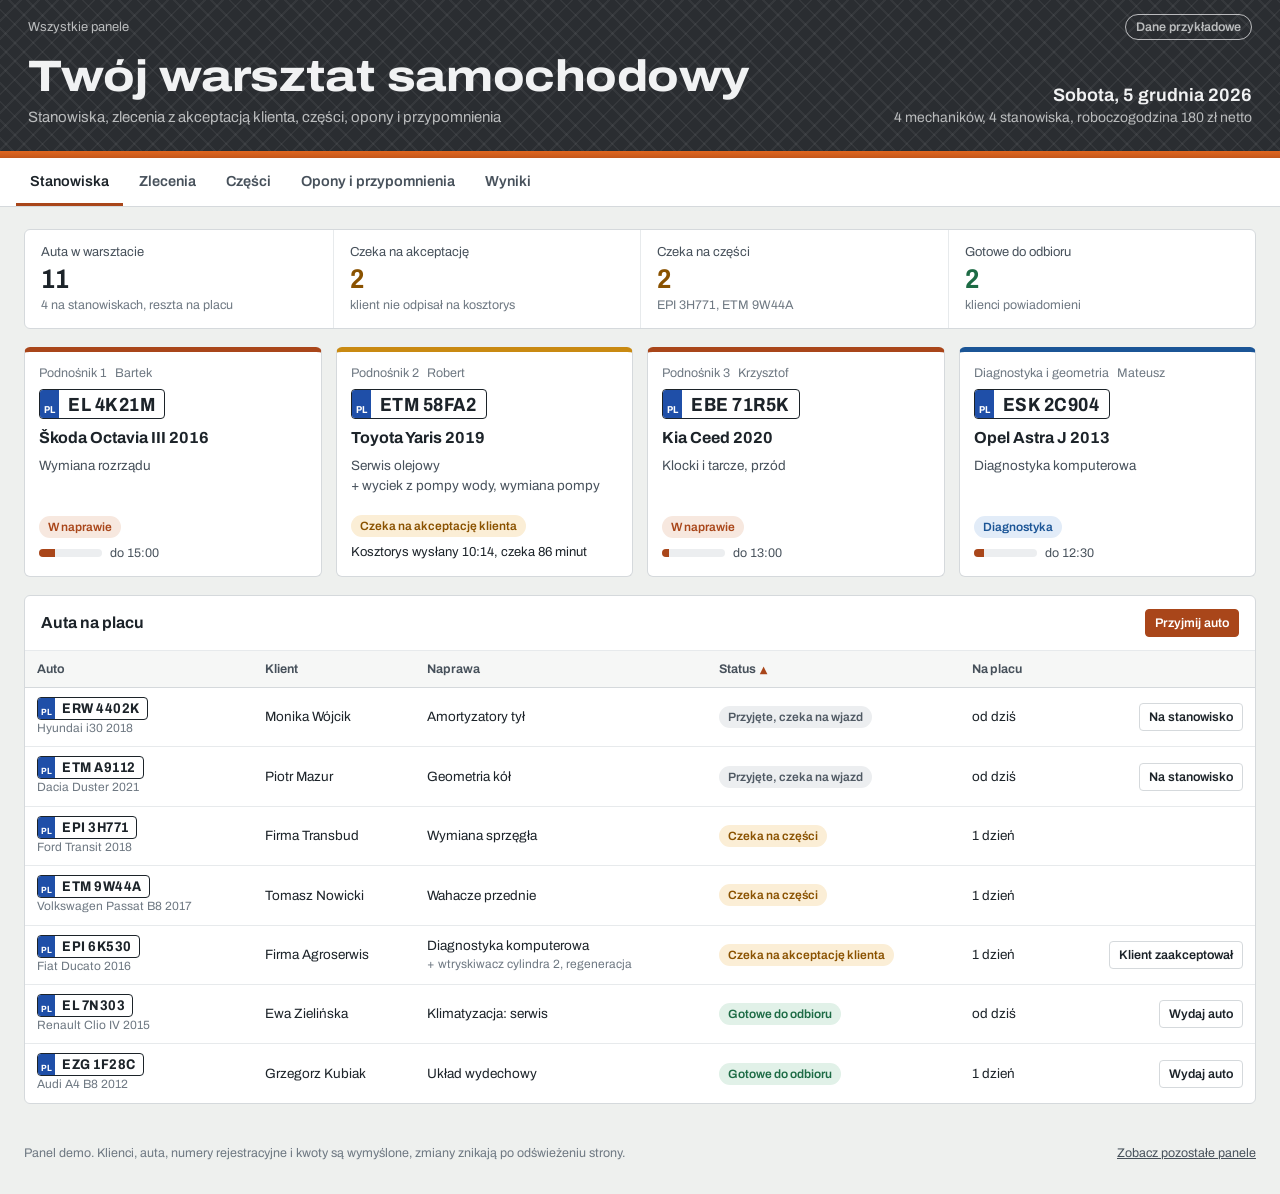
<file: warsztat/index.html>
<!doctype html>
<html lang="pl">
<head>
<meta charset="utf-8">
<meta name="viewport" content="width=device-width, initial-scale=1">
<title>Warsztat samochodowy – panel demo</title>
<meta name="description" content="Panel demo dla warsztatu samochodowego: stanowiska na dziś, zlecenia z akceptacją klienta, części od dostawców, przechowalnia opon i przypomnienia, wyniki mechaników. Dane przykładowe.">
<link rel="preconnect" href="https://fonts.googleapis.com">
<link rel="preconnect" href="https://fonts.gstatic.com" crossorigin>
<link rel="stylesheet" href="https://fonts.googleapis.com/css2?family=Archivo:wdth,wght@62..125,100..900&display=swap">
<link rel="stylesheet" href="../assets/panel.css">
<style>
  /* Szyld z blachy ryflowanej, pod nim pomarańczowy pas */
  body {
    --sign-bg: #2A2D31; --sign-fg: #F1F2F3; --sign-sub: rgba(241, 242, 243, .72);
    --sign-pattern: repeating-linear-gradient(45deg, rgba(255, 255, 255, .05) 0 2px, transparent 2px 13px), repeating-linear-gradient(-45deg, rgba(255, 255, 255, .05) 0 2px, transparent 2px 13px);
    --sign-band: linear-gradient(#E0661F, #C4561A); --sign-band-h: 7px;
    --accent: #A9461A; --accent-ink: #FFFFFF; --accent-soft: #F7E8DF; --accent-line: #A9461A;
  }
  /* Tablica rejestracyjna */
  .plate { display: inline-flex; align-items: stretch; border: 1.5px solid #1C2329; border-radius: 4px; overflow: hidden; background: #fff; font-weight: 720; font-stretch: 88%; letter-spacing: .04em; line-height: 1; vertical-align: middle; white-space: nowrap; }
  .plate i { font-style: normal; background: #1F4FA8; color: #fff; font-size: 9px; padding: 3px 3px 2px; display: flex; align-items: flex-end; letter-spacing: 0; }
  .plate b { padding: 4px 7px 3px; font-size: 14px; font-weight: 720; }
  .plate.lg b { font-size: 19px; padding: 5px 9px 4px; }
  .plate.lg i { font-size: 10px; padding: 4px 4px 3px; }

  .bays { display: grid; grid-template-columns: repeat(4, minmax(0, 1fr)); gap: 14px; }
  .bay { appearance: none; font: inherit; color: var(--ink); text-align: left; cursor: pointer; background: var(--surface); border: 1px solid var(--line); border-top: 5px solid #8B939B; border-radius: var(--r-box); padding: 12px 14px 14px; display: flex; flex-direction: column; gap: 7px; min-height: 230px; }
  .bay:hover { border-color: var(--accent-line); }
  .bay.free { cursor: default; border-top-color: var(--line); background: transparent; border-style: dashed; }
  .bay.st-naprawa { border-top-color: var(--accent); }
  .bay.st-diag { border-top-color: var(--info); }
  .bay.st-czesci, .bay.st-akcept { border-top-color: #C98A12; }
  .bay-n { font-size: 12.5px; color: var(--ink-3); display: flex; justify-content: space-between; gap: 8px; }
  .bay-car { font-size: 16px; font-weight: 700; }
  .bay-job { font-size: 13.5px; color: var(--ink-2); }
  .bay-f { margin-top: auto; display: flex; flex-direction: column; gap: 6px; font-size: 13px; }
  .bay > .plate, .bay-f > .chip { align-self: flex-start; }
  @media (max-width: 1100px) { .bays { grid-template-columns: repeat(2, minmax(0, 1fr)); } }
  @media (max-width: 560px) { .bays { grid-template-columns: minmax(0, 1fr); } .bay { min-height: 0; } }
</style>
</head>
<body>

<header class="sign">
  <div class="sign-top">
    <a href="../index.html">Wszystkie panele</a>
    <span class="demo-flag">Dane przykładowe</span>
  </div>
  <div class="sign-inner">
    <div>
      <h1>Twój warsztat samochodowy</h1>
      <p class="sign-sub">Stanowiska, zlecenia z akceptacją klienta, części, opony i przypomnienia</p>
    </div>
    <div class="sign-meta"><strong id="sign-day"></strong><span id="sign-sub"></span></div>
  </div>
</header>

<nav class="tabs" aria-label="Moduły panelu">
  <div class="tabs-inner" role="tablist">
    <button class="tab" data-tab="stanowiska">Stanowiska</button>
    <button class="tab" data-tab="zlecenia">Zlecenia</button>
    <button class="tab" data-tab="czesci">Części</button>
    <button class="tab" data-tab="opony">Opony i przypomnienia</button>
    <button class="tab" data-tab="wyniki">Wyniki</button>
  </div>
</nav>

<main>
  <!-- STANOWISKA -->
  <section data-panel="stanowiska" class="stack">
    <div id="st-strip"></div>
    <div class="bays" id="st-bays"></div>
    <div class="box">
      <div class="box-h"><h2>Auta na placu</h2><button class="btn sm primary" id="st-new">Przyjmij auto</button></div>
      <div class="box-b flush" id="st-yard"></div>
    </div>
  </section>

  <!-- ZLECENIA -->
  <section data-panel="zlecenia" class="stack">
    <div id="zl-strip"></div>
    <div class="box">
      <div class="box-h"><div id="zl-filter"></div><p>Kliknij zlecenie, żeby zobaczyć kosztorys</p></div>
      <div class="box-b flush scroll-lg" id="zl-table"></div>
    </div>
  </section>

  <!-- CZĘŚCI -->
  <section data-panel="czesci" class="stack">
    <div id="cz-strip"></div>
    <div class="box">
      <div class="box-h"><h2>Zamówione części</h2><p>dostawy na dziś i jutro</p></div>
      <div class="box-b flush" id="cz-table"></div>
    </div>
    <div class="box">
      <div class="box-h"><h2>Materiały na stanie</h2><button class="btn sm" id="cz-order">Zamów brakujące</button></div>
      <div class="box-b flush" id="cz-stock"></div>
    </div>
  </section>

  <!-- OPONY -->
  <section data-panel="opony" class="stack">
    <div id="op-strip"></div>
    <div class="box">
      <div class="box-h"><div id="op-filter"></div><button class="btn sm primary" id="op-sms">Wyślij SMS do nieumówionych</button></div>
      <div class="box-b flush scroll-lg" id="op-table"></div>
    </div>
    <div class="box">
      <div class="box-h"><h2>Przypomnienia na 30 dni</h2><p>badanie techniczne i wymiana oleju u stałych klientów</p></div>
      <div class="box-b flush" id="op-rem"></div>
    </div>
  </section>

  <!-- WYNIKI -->
  <section data-panel="wyniki" class="stack">
    <div id="wy-strip"></div>
    <div class="box">
      <div class="box-h"><h2>Mechanicy w tym miesiącu</h2><p>godziny sprzedane klientom w stosunku do godzin w pracy</p></div>
      <div class="box-b flush" id="wy-table"></div>
    </div>
    <div class="cols-even">
      <div class="box">
        <div class="box-h"><h2>Wydajność</h2><p>kreska: cel 85%</p></div>
        <div class="box-b"><div id="wy-bars"></div></div>
      </div>
      <div class="box">
        <div class="box-h"><h2>Najczęstsze naprawy</h2><p>przychód w tym miesiącu</p></div>
        <div class="box-b"><div id="wy-jobs"></div></div>
      </div>
    </div>
  </section>
</main>

<footer class="foot">
  <span>Panel demo. Klienci, auta, numery rejestracyjne i kwoty są wymyślone, zmiany znikają po odświeżeniu strony.</span>
  <a href="../index.html">Zobacz pozostałe panele</a>
</footer>

<script src="../assets/panel.js"></script>
<script>
(function () {
  'use strict';
  var r = P.rng(8821);
  var TODAY = P.today();
  var NOW = 11 * 60 + 40;
  var RATE = 180;                 /* roboczogodzina netto */
  var MARGIN = 0.25;              /* narzut na części */

  /* ---------- Dane przykładowe ---------- */
  var MECH = [
    { id: 'kr', n: 'Krzysztof', role: 'kierownik warsztatu' },
    { id: 'ba', n: 'Bartek', role: 'mechanik' },
    { id: 'ro', n: 'Robert', role: 'mechanik' },
    { id: 'ma', n: 'Mateusz', role: 'diagnosta, elektryka' }
  ];
  var MC = {}; MECH.forEach(function (m) { MC[m.id] = m; });
  var BAYS = [{ id: 'p1', n: 'Podnośnik 1' }, { id: 'p2', n: 'Podnośnik 2' }, { id: 'p3', n: 'Podnośnik 3' }, { id: 'dg', n: 'Diagnostyka i geometria' }];
  var JOBS = [
    { n: 'Wymiana rozrządu', h: 4.5, p: 1150 }, { n: 'Klocki i tarcze, przód', h: 1.5, p: 620 }, { n: 'Serwis olejowy', h: 0.8, p: 380 },
    { n: 'Diagnostyka komputerowa', h: 1, p: 0 }, { n: 'Wymiana sprzęgła', h: 6, p: 1900 }, { n: 'Wahacze przednie', h: 2.5, p: 780 },
    { n: 'Amortyzatory tył', h: 1.5, p: 640 }, { n: 'Klimatyzacja: serwis', h: 1, p: 220 }, { n: 'Wymiana opon', h: 0.7, p: 0 },
    { n: 'Geometria kół', h: 0.8, p: 0 }, { n: 'Układ wydechowy', h: 1.8, p: 520 }
  ];
  var JB = {}; JOBS.forEach(function (j) { JB[j.n] = j; });
  var ST = {
    przyjete: ['Przyjęte, czeka na wjazd', ''], diag: ['Diagnostyka', 'info'], naprawa: ['W naprawie', 'acc'], czesci: ['Czeka na części', 'warn'],
    akcept: ['Czeka na akceptację klienta', 'warn'], gotowe: ['Gotowe do odbioru', 'ok'], odebrane: ['Odebrane', '']
  };
  /* [klient, auto, rejestracja, naprawa, status, stanowisko, mechanik, przyjęto (dni temu), dodatkowa praca [opis, h, części] lub null, gotowe na (godz.)] */
  var SRC = [
    ['Marek Wiśniewski', 'Škoda Octavia III 2016', 'EL 4K21M', 'Wymiana rozrządu', 'naprawa', 'p1', 'ba', 0, null, 15 * 60],
    ['Joanna Krawczyk', 'Toyota Yaris 2019', 'ETM 58FA2', 'Serwis olejowy', 'akcept', 'p2', 'ro', 0, ['Wyciek z pompy wody, wymiana pompy', 1.5, 340], 13 * 60],
    ['Firma Transbud', 'Ford Transit 2018', 'EPI 3H771', 'Wymiana sprzęgła', 'czesci', null, 'kr', 1, null, null],
    ['Paweł Zając', 'Opel Astra J 2013', 'ESK 2C904', 'Diagnostyka komputerowa', 'diag', 'dg', 'ma', 0, null, 12 * 60 + 30],
    ['Agnieszka Lis', 'Kia Ceed 2020', 'EBE 71R5K', 'Klocki i tarcze, przód', 'naprawa', 'p3', 'kr', 0, null, 13 * 60],
    ['Tomasz Nowicki', 'Volkswagen Passat B8 2017', 'ETM 9W44A', 'Wahacze przednie', 'czesci', null, 'ba', 1, null, null],
    ['Ewa Zielińska', 'Renault Clio IV 2015', 'EL 7N303', 'Klimatyzacja: serwis', 'gotowe', null, 'ma', 0, null, 10 * 60],
    ['Grzegorz Kubiak', 'Audi A4 B8 2012', 'EZG 1F28C', 'Układ wydechowy', 'gotowe', null, 'ro', 1, null, null],
    ['Monika Wójcik', 'Hyundai i30 2018', 'ERW 4402K', 'Amortyzatory tył', 'przyjete', null, 'ro', 0, null, null],
    ['Piotr Mazur', 'Dacia Duster 2021', 'ETM A9112', 'Geometria kół', 'przyjete', null, 'ma', 0, null, null],
    ['Firma Agroserwis', 'Fiat Ducato 2016', 'EPI 6K530', 'Diagnostyka komputerowa', 'akcept', null, 'ma', 1, ['Wtryskiwacz cylindra 2, regeneracja', 2, 650], null],
    ['Karolina Dąbrowska', 'Mazda 3 2014', 'EL 2HX19', 'Serwis olejowy', 'odebrane', null, 'ba', 1, null, null],
    ['Jan Kowalczyk', 'Seat Leon 2017', 'ETM 4C228', 'Wymiana opon', 'odebrane', null, 'kr', 0, null, null],
    ['Adam Sikora', 'BMW 320d E90 2010', 'ESK 9P114', 'Wahacze przednie', 'odebrane', null, 'ro', 2, null, null]
  ];
  var ZL = SRC.map(function (s, i) {
    var j = JB[s[3]];
    return { id: 'z' + i, nr: 'ZL/' + (TODAY.getMonth() + 1) + '/' + (212 + i), cl: s[0], car: s[1], plate: s[2], job: s[3], st: s[4], bay: s[5], mech: s[6], inn: P.addDays(TODAY, -s[7]),
      extra: s[8] ? { n: s[8][0], h: s[8][1], p: s[8][2], sent: NOW - P.int(r, 25, 95) } : null, ready: s[9], h: j.h, parts: j.p, sms: s[4] === 'gotowe' };
  });
  function zl(id) { return ZL.filter(function (z) { return z.id === id; })[0]; }
  function cost(z) { var h = z.h + (z.extra && z.extraOk ? z.extra.h : 0), p = z.parts + (z.extra && z.extraOk ? z.extra.p : 0); return { lab: h * RATE, parts: p * (1 + MARGIN), tot: h * RATE + p * (1 + MARGIN) }; }

  /* części zamówione */
  var PARTS = [
    { z: 'z2', n: 'Zestaw sprzęgła z kołem dwumasowym', sup: 'ASO Ford', eta: [1, 9 * 60], st: 'droga', buy: 1900 },
    { z: 'z5', n: 'Wahacze przednie, komplet', sup: 'Hurtownia A', eta: [0, 10 * 60], st: 'opozn', buy: 780 },
    { z: 'z0', n: 'Zestaw rozrządu z pompą wody', sup: 'Hurtownia A', eta: [0, 8 * 60], st: 'jest', buy: 1150 },
    { z: 'z4', n: 'Klocki i tarcze przód', sup: 'Hurtownia B', eta: [0, 8 * 60 + 30], st: 'jest', buy: 620 },
    { z: 'z8', n: 'Amortyzatory tył, para', sup: 'Hurtownia B', eta: [0, 13 * 60], st: 'droga', buy: 640 },
    { z: 'z1', n: 'Pompa wody (po akceptacji)', sup: 'Hurtownia A', eta: null, st: 'wstrzym', buy: 340 }
  ];
  var PST = { droga: ['W drodze', 'info'], jest: ['Dostarczone', 'ok'], opozn: ['Opóźnione', 'bad'], wstrzym: ['Czeka na akceptację', 'warn'] };
  var STOCK = [
    { n: 'Olej 5W30, 1 l', stan: 46, min: 30, u: 'l' }, { n: 'Olej 5W40, 1 l', stan: 12, min: 20, u: 'l' }, { n: 'Filtr oleju (popularne)', stan: 18, min: 10, u: 'szt.' },
    { n: 'Płyn hamulcowy DOT4, 1 l', stan: 4, min: 6, u: 'szt.' }, { n: 'Czynnik klimatyzacji R1234yf', stan: 3.2, min: 2, u: 'kg' }, { n: 'Płyn do spryskiwaczy zimowy, 5 l', stan: 7, min: 15, u: 'szt.' },
    { n: 'Żarówki H7', stan: 14, min: 10, u: 'szt.' }, { n: 'Wycieraczki (komplet)', stan: 5, min: 6, u: 'kpl.' }
  ];

  /* przechowalnia opon */
  var M = TODAY.getMonth(), WINTER = M >= 9 || M <= 2;
  var TARGET = WINTER ? 'zimowe' : 'letnie';
  var NAMES = ['Anna Nowak', 'Piotr Lis', 'Katarzyna Wójcik', 'Michał Kowalczyk', 'Joanna Zielińska', 'Łukasz Szymański', 'Magdalena Dąbrowska', 'Jakub Kozłowski', 'Ewelina Jankowska', 'Adrian Mazur',
    'Kamil Krawczyk', 'Justyna Piotrowska', 'Bartosz Grabowski', 'Beata Pawłowska', 'Dawid Michalski', 'Iwona Nowicka', 'Wojciech Adamczyk', 'Sylwia Dudek', 'Filip Zając', 'Weronika Wieczorek',
    'Rafał Król', 'Izabela Majewska', 'Edyta Olszewska', 'Teresa Malinowska', 'Konrad Jaworski', 'Zuzanna Górska', 'Mariusz Witkowski', 'Paulina Walczak'];
  var SIZES = ['195/65 R15', '205/55 R16', '225/45 R17', '215/60 R16', '225/40 R18', '185/65 R15'];
  var CARS = ['Toyota Corolla', 'Škoda Fabia', 'VW Golf VII', 'Opel Corsa', 'Ford Focus', 'Kia Sportage', 'Hyundai Tucson', 'Renault Megane', 'Škoda Superb', 'Mazda CX-5'];
  var TY = NAMES.map(function (n, i) {
    var stored = i % 4 === 3 ? (WINTER ? 'letnie' : 'zimowe') : TARGET;
    var appt = stored === TARGET && r() < 0.45 ? P.addDays(TODAY, P.int(r, 0, 12)) : null;
    if (appt && P.isWeekend(appt)) appt = P.addDays(appt, 2);
    return { id: 't' + i, cl: n, car: P.pick(r, CARS), plate: P.pick(r, ['EL ', 'ETM ', 'EPI ', 'ESK ']) + P.int(r, 1, 9) + String.fromCharCode(65 + P.int(r, 0, 25)) + P.int(r, 100, 999), size: P.pick(r, SIZES),
      season: stored, tread: Math.round((2.6 + r() * 5.2) * 10) / 10, loc: 'R' + P.int(r, 1, 6) + '-' + P.int(r, 1, 24), appt: appt, sms: false };
  });
  var REM = NAMES.slice(0, 12).map(function (n, i) {
    return { cl: n, car: CARS[i % CARS.length], what: i % 3 === 0 ? 'Wymiana oleju' : 'Badanie techniczne', d: P.addDays(TODAY, P.int(r, 2, 30)), last: i % 3 === 0 ? 'ostatnio ' + P.num(P.int(r, 13, 16) * 1000) + ' km temu' : 'stacja kontroli pojazdów obok', sent: false };
  });

  /* wyniki miesiąca */
  var WD = Math.max(1, Math.round(P.workdaysInMonth(TODAY.getFullYear(), M) * Math.min(1, TODAY.getDate() / 30) + 8));
  var EFF = { kr: 0.78, ba: 0.92, ro: 0.86, ma: 0.71 };
  var RES = MECH.map(function (m) { var att = WD * 8, sold = Math.round(att * EFF[m.id] * 10) / 10; return { m: m, att: att, sold: sold, lab: sold * RATE, parts: Math.round(sold * RATE * (0.7 + r() * 0.5)) }; });
  var JOBREV = JOBS.map(function (j) { var n = P.int(r, 2, 22); return { n: j.n, cnt: n, rev: Math.round(n * (j.h * RATE + j.p * (1 + MARGIN))) }; }).sort(function (a, b) { return b.rev - a.rev; }).slice(0, 7);

  P.$('#sign-day').textContent = P.dayTitle(TODAY);
  P.$('#sign-sub').textContent = MECH.length + ' mechaników, ' + BAYS.length + ' stanowiska, roboczogodzina ' + RATE + ' zł netto';

  function plate(p, lg) { return '<span class="plate' + (lg ? ' lg' : '') + '"><i>PL</i><b>' + P.esc(p) + '</b></span>'; }
  function chip(z) { var s = ST[z.st]; return P.chip(s[0], s[1]); }
  function open() { return ZL.filter(function (z) { return z.st !== 'odebrane'; }); }

  /* ---------- STANOWISKA ---------- */
  P.views.stanowiska = function () {
    var o = open(), wait = o.filter(function (z) { return z.st === 'akcept'; }), ready = o.filter(function (z) { return z.st === 'gotowe'; }), parts = o.filter(function (z) { return z.st === 'czesci'; });
    P.strip(P.$('#st-strip'), [
      { label: 'Auta w warsztacie', value: o.length, note: o.filter(function (z) { return z.bay; }).length + ' na stanowiskach, reszta na placu' },
      { label: 'Czeka na akceptację', value: wait.length, note: wait.length ? 'klient nie odpisał na kosztorys' : 'nikt', tone: wait.length ? 'warn' : 'ok' },
      { label: 'Czeka na części', value: parts.length, note: parts.map(function (z) { return z.plate; }).join(', ') || 'brak', tone: parts.length ? 'warn' : '' },
      { label: 'Gotowe do odbioru', value: ready.length, note: ready.filter(function (z) { return !z.sms; }).length ? 'nie wszyscy dostali SMS' : 'klienci powiadomieni', tone: ready.length ? 'ok' : '' }
    ]);
    P.$('#st-bays').innerHTML = BAYS.map(function (b) {
      var z = o.filter(function (x) { return x.bay === b.id; })[0];
      if (!z) return '<div class="bay free"><div class="bay-n"><span>' + b.n + '</span></div><div class="bay-car">Wolne</div><div class="bay-job">Można wprowadzić auto z placu.</div></div>';
      var pct = z.ready ? Math.max(5, Math.min(95, 100 - (z.ready - NOW) / (z.h * 60) * 100)) : 40;
      return '<button class="bay st-' + z.st + '" data-id="' + z.id + '"><div class="bay-n"><span>' + b.n + '</span><span>' + MC[z.mech].n + '</span></div>' + plate(z.plate, true) +
        '<div class="bay-car">' + P.esc(z.car) + '</div><div class="bay-job">' + P.esc(z.job) + (z.extra ? '<br>+ ' + P.esc(z.extra.n.toLowerCase()) : '') + '</div>' +
        '<div class="bay-f">' + chip(z) + (z.st === 'akcept' ? '<span>Kosztorys wysłany ' + P.hm(z.extra.sent) + ', czeka ' + P.n(NOW - z.extra.sent, 'minutę', 'minuty', 'minut') + '</span>' : P.prog(pct, '', z.ready ? 'do ' + P.hm(z.ready) : '')) + '</div></button>';
    }).join('');
    P.$$('#st-bays .bay[data-id]').forEach(function (b) { b.onclick = function () { openZl(zl(b.getAttribute('data-id'))); }; });
    var yard = o.filter(function (z) { return !z.bay; });
    P.table(P.$('#st-yard'), [
      { key: 'plate', label: 'Auto', html: function (z) { return plate(z.plate) + '<span class="sub">' + P.esc(z.car) + '</span>'; } },
      { key: 'cl', label: 'Klient' },
      { key: 'job', label: 'Naprawa', html: function (z) { return P.esc(z.job) + (z.extra ? '<span class="sub">+ ' + P.esc(z.extra.n.toLowerCase()) + '</span>' : ''); } },
      { key: 'st', label: 'Status', val: function (z) { return Object.keys(ST).indexOf(z.st); }, html: chip },
      { key: 'inn', label: 'Na placu', val: function (z) { return +z.inn; }, html: function (z) { var d = P.days(z.inn, TODAY); return d ? P.n(d, 'dzień', 'dni', 'dni') : 'od dziś'; } },
      { key: 'a', label: '', sort: false, html: function (z) { return '<div class="acts">' + actBtn(z) + '</div>'; } }
    ], { rows: yard, sortKey: 'st', onRow: openZl });
    wire();
  };
  function actBtn(z) {
    if (z.st === 'przyjete') return '<button class="btn sm" data-bay="' + z.id + '">Na stanowisko</button>';
    if (z.st === 'gotowe') return z.sms ? '<button class="btn sm" data-out="' + z.id + '">Wydaj auto</button>' : '<button class="btn sm" data-sms="' + z.id + '">Powiadom klienta</button>';
    if (z.st === 'akcept') return '<button class="btn sm" data-ok="' + z.id + '">Klient zaakceptował</button>';
    return '';
  }
  function wire() {
    P.$$('[data-bay]').forEach(function (b) { b.onclick = function () {
      var z = zl(b.getAttribute('data-bay')), free = BAYS.filter(function (x) { return !open().some(function (o) { return o.bay === x.id; }); });
      var pick = free.filter(function (x) { return (z.job === 'Geometria kół' || z.job.indexOf('Diagnostyka') === 0) ? x.id === 'dg' : x.id !== 'dg'; })[0];
      if (!pick) { P.toast('Brak wolnego stanowiska dla tej naprawy'); return; }
      z.bay = pick.id; z.st = z.job.indexOf('Diagnostyka') === 0 ? 'diag' : 'naprawa'; z.ready = Math.ceil((NOW + z.h * 60) / 15) * 15; P.toast(z.plate + ' na stanowisku: ' + pick.n); P.refresh(); }; });
    P.$$('[data-sms]').forEach(function (b) { b.onclick = function () { var z = zl(b.getAttribute('data-sms')); z.sms = true; P.toast('SMS wysłany: ' + z.cl + ', auto ' + z.plate + ' gotowe, do zapłaty ' + P.zl(cost(z).tot * 1.23)); P.refresh(); }; });
    P.$$('[data-out]').forEach(function (b) { b.onclick = function () { var z = zl(b.getAttribute('data-out')); z.st = 'odebrane'; z.bay = null; P.toast('Wydano ' + z.plate + ', zapłacono ' + P.zl(cost(z).tot * 1.23)); P.refresh(); }; });
    P.$$('[data-ok]').forEach(function (b) { b.onclick = function () { accept(zl(b.getAttribute('data-ok'))); }; });
  }
  function accept(z) {
    z.extraOk = true; z.st = z.bay ? 'naprawa' : 'czesci'; z.h += 0; var p = PARTS.filter(function (x) { return x.z === z.id && x.st === 'wstrzym'; })[0];
    if (p) { p.st = 'droga'; p.eta = [0, Math.min(17 * 60, NOW + 90)]; z.st = 'czesci'; }
    else if (z.extra && z.extra.p) PARTS.push({ z: z.id, n: z.extra.n, sup: 'Hurtownia A', eta: [1, 8 * 60], st: 'droga', buy: z.extra.p }), z.st = 'czesci';
    P.toast('Akceptacja: ' + z.cl + ', ' + z.extra.n.toLowerCase() + (p || (z.extra && z.extra.p) ? '. Części zamówione' : '')); P.refresh();
  }
  function openZl(z) {
    var c = cost(z);
    var body = '<div style="margin-bottom:12px">' + plate(z.plate, true) + '</div><dl class="kv"><dt>Auto</dt><dd>' + P.esc(z.car) + '</dd><dt>Klient</dt><dd>' + P.esc(z.cl) + '</dd><dt>Status</dt><dd>' + chip(z) + '</dd><dt>Mechanik</dt><dd>' + MC[z.mech].n + '</dd><dt>Przyjęto</dt><dd>' + P.d(z.inn) + '</dd></dl>' +
      '<div class="tbl-wrap" style="margin-top:14px"><table class="tbl"><tbody>' +
      '<tr><td>' + P.esc(z.job) + ', robocizna ' + P.num(z.h, 1) + ' h</td><td class="num">' + P.zl(z.h * RATE) + '</td></tr>' +
      (z.parts ? '<tr><td>Części do: ' + P.esc(z.job.toLowerCase()) + '</td><td class="num">' + P.zl(z.parts * (1 + MARGIN)) + '</td></tr>' : '') +
      (z.extra ? '<tr><td>' + (z.extraOk ? '' : '<b>Do akceptacji:</b> ') + P.esc(z.extra.n) + ', ' + P.num(z.extra.h, 1) + ' h + części</td><td class="num">' + P.zl(z.extra.h * RATE + z.extra.p * (1 + MARGIN)) + '</td></tr>' : '') +
      '</tbody><tfoot><tr><td>Razem netto' + (z.extra && !z.extraOk ? ' (bez prac do akceptacji)' : '') + '</td><td class="num">' + P.zl(c.tot) + '</td></tr><tr><td>Brutto</td><td class="num">' + P.zl(c.tot * 1.23) + '</td></tr></tfoot></table></div>';
    var acts = [{ label: 'Zamknij', ghost: true }];
    if (z.st === 'akcept') {
      acts.push({ label: 'Wyślij kosztorys ponownie', onClick: function (close) { z.extra.sent = NOW; close(); P.toast('Kosztorys wysłany SMS-em: ' + z.cl); P.refresh(); } });
      acts.push({ label: 'Klient zaakceptował', primary: true, onClick: function (close) { close(); accept(z); } });
    }
    if (z.st === 'naprawa' || z.st === 'diag') acts.push({ label: 'Gotowe, powiadom klienta', primary: true, onClick: function (close) { z.st = 'gotowe'; z.bay = null; z.sms = true; close(); P.toast('Gotowe: ' + z.plate + '. SMS do klienta wysłany'); P.refresh(); } });
    P.modal({ title: z.nr, sub: P.esc(z.job), body: body, actions: acts });
  }
  P.$('#st-new').addEventListener('click', function () {
    var body = '<div class="form-grid"><label class="field"><span>Numer rejestracyjny</span><input id="n-p" placeholder="Np. EL 12345" style="text-transform:uppercase"></label>' +
      '<label class="field"><span>Auto</span><input id="n-c" placeholder="Np. Toyota Auris 2015"></label>' +
      '<label class="field"><span>Klient</span><input id="n-k" placeholder="Imię i nazwisko"></label>' +
      '<label class="field"><span>Co robimy</span><select id="n-j">' + P.options(JOBS.map(function (j) { return { v: j.n, l: j.n + ' (' + P.num(j.h, 1) + ' h)' }; }), 'Serwis olejowy') + '</select></label>' +
      '<label class="field"><span>Mechanik</span><select id="n-m">' + P.options(MECH.map(function (m) { return { v: m.id, l: m.n }; }), 'ro') + '</select></label>' +
      '<p class="full small" id="n-err" style="color:var(--bad)"></p></div>';
    P.modal({ title: 'Przyjmij auto', body: body, actions: [
      { label: 'Anuluj', ghost: true },
      { label: 'Przyjmij auto', primary: true, onClick: function (close, d) {
        var p = P.$('#n-p', d).value.trim().toUpperCase(), k = P.$('#n-k', d).value.trim();
        if (!p || p.length < 4) { P.$('#n-err', d).textContent = 'Wpisz numer rejestracyjny.'; return; }
        if (!k) { P.$('#n-err', d).textContent = 'Wpisz klienta, żeby wysłać mu SMS, gdy auto będzie gotowe.'; return; }
        var j = JB[P.$('#n-j', d).value];
        ZL.push({ id: 'z' + ZL.length, nr: 'ZL/' + (M + 1) + '/' + (212 + ZL.length), cl: k, car: P.$('#n-c', d).value.trim() || 'auto klienta', plate: p, job: j.n, st: 'przyjete', bay: null, mech: P.$('#n-m', d).value, inn: TODAY, extra: null, ready: null, h: j.h, parts: j.p, sms: false });
        close(); P.toast('Przyjęto ' + p + ': ' + j.n.toLowerCase()); P.refresh();
      } }
    ] });
  });

  /* ---------- ZLECENIA ---------- */
  var zlF = 'open';
  P.views.zlecenia = function () {
    var o = open(), val = o.reduce(function (s, z) { return s + cost(z).tot; }, 0);
    var done = ZL.filter(function (z) { return z.st === 'odebrane'; });
    var waitV = o.filter(function (z) { return z.st === 'akcept'; }).reduce(function (s, z) { return s + z.extra.h * RATE + z.extra.p * (1 + MARGIN); }, 0);
    P.strip(P.$('#zl-strip'), [
      { label: 'Otwarte zlecenia', value: o.length, note: P.zl(val) + ' netto' },
      { label: 'Prace do akceptacji', value: P.zl(waitV), note: 'dodatkowe naprawy znalezione przy aucie', tone: waitV ? 'warn' : '' },
      { label: 'Wydane w ostatnich dniach', value: done.length, note: P.zl(done.reduce(function (s, z) { return s + cost(z).tot; }, 0)) + ' netto' },
      { label: 'Średnie zlecenie', value: P.zl(ZL.reduce(function (s, z) { return s + cost(z).tot; }, 0) / ZL.length), note: 'netto' }
    ]);
    P.seg(P.$('#zl-filter'), [{ v: 'open', l: 'Otwarte' }, { v: 'akcept', l: 'Do akceptacji' }, { v: 'done', l: 'Wydane' }, { v: 'all', l: 'Wszystkie' }], zlF, function (v) { zlF = v; P.views.zlecenia(); });
    var rows = ZL.filter(function (z) { return zlF === 'all' || (zlF === 'open' ? z.st !== 'odebrane' : zlF === 'done' ? z.st === 'odebrane' : z.st === 'akcept'); });
    P.table(P.$('#zl-table'), [
      { key: 'nr', label: 'Zlecenie', html: function (z) { return '<b>' + z.nr + '</b><span class="sub">przyjęte ' + P.d(z.inn) + '</span>'; } },
      { key: 'plate', label: 'Auto', html: function (z) { return plate(z.plate) + '<span class="sub">' + P.esc(z.car) + '</span>'; } },
      { key: 'cl', label: 'Klient' },
      { key: 'job', label: 'Naprawa', html: function (z) { return P.esc(z.job) + (z.extra ? '<span class="sub">' + (z.extraOk ? 'zaakceptowano: ' : 'do akceptacji: ') + P.esc(z.extra.n.toLowerCase()) + '</span>' : ''); } },
      { key: 'mech', label: 'Mechanik', val: function (z) { return MC[z.mech].n; }, html: function (z) { return MC[z.mech].n; } },
      { key: 'v', label: 'Wartość netto', num: 1, val: function (z) { return cost(z).tot; }, html: function (z) { var c = cost(z); return P.zl(c.tot) + '<span class="sub">robocizna ' + P.zl(c.lab) + '</span>'; } },
      { key: 'st', label: 'Status', val: function (z) { return Object.keys(ST).indexOf(z.st); }, html: chip },
      { key: 'a', label: '', sort: false, html: function (z) { return '<div class="acts">' + actBtn(z) + '</div>'; } }
    ], { rows: rows, sortKey: 'st', onRow: openZl, empty: 'Brak zleceń w tym widoku.' });
    wire();
  };

  /* ---------- CZĘŚCI ---------- */
  P.views.czesci = function () {
    var today = PARTS.filter(function (p) { return p.eta && p.eta[0] === 0 && p.st === 'droga'; }), late = PARTS.filter(function (p) { return p.st === 'opozn'; });
    var low = STOCK.filter(function (s) { return s.stan < s.min; });
    var marg = PARTS.reduce(function (s, p) { return s + p.buy * MARGIN; }, 0);
    P.strip(P.$('#cz-strip'), [
      { label: 'Dostawy jeszcze dziś', value: today.length, note: today.map(function (p) { return P.hm(p.eta[1]) + ' ' + p.sup; }).join(', ') || 'brak' },
      { label: 'Opóźnione', value: late.length, note: late.map(function (p) { return p.n.toLowerCase() + ' do ' + zl(p.z).plate; }).join(', ') || 'brak', tone: late.length ? 'bad' : 'ok' },
      { label: 'Materiały poniżej minimum', value: low.length, note: low.slice(0, 2).map(function (s) { return s.n.split(',')[0]; }).join(', ') + (low.length > 2 ? '…' : ''), tone: low.length ? 'warn' : 'ok' },
      { label: 'Marża na zamówionych częściach', value: P.zl(marg), note: 'narzut ' + P.num(MARGIN * 100) + '%' }
    ]);
    P.table(P.$('#cz-table'), [
      { key: 'n', label: 'Część', html: function (p) { return '<b>' + P.esc(p.n) + '</b><span class="sub">' + p.sup + '</span>'; } },
      { key: 'z', label: 'Do auta', val: function (p) { return zl(p.z).plate; }, html: function (p) { var z = zl(p.z); return plate(z.plate) + '<span class="sub">' + P.esc(z.job) + '</span>'; } },
      { key: 'eta', label: 'Dostawa', val: function (p) { return p.eta ? p.eta[0] * 2000 + p.eta[1] : 1e9; }, html: function (p) { return p.eta ? (p.st === 'opozn' ? 'miało być ' : '') + (p.eta[0] ? 'jutro ' : 'dziś ') + P.hm(p.eta[1]) : '<span class="muted">nie zamówiono</span>'; } },
      { key: 'buy', label: 'Zakup / dla klienta', num: 1, html: function (p) { return P.zl(p.buy) + '<span class="sub">' + P.zl(p.buy * (1 + MARGIN)) + '</span>'; } },
      { key: 'st', label: 'Status', val: function (p) { return ['opozn', 'wstrzym', 'droga', 'jest'].indexOf(p.st); }, html: function (p) { return P.chip(PST[p.st][0], PST[p.st][1]); } },
      { key: 'a', label: '', sort: false, html: function (p) { return p.st === 'droga' || p.st === 'opozn' ? '<button class="btn sm" data-got="' + PARTS.indexOf(p) + '">Przyjęto</button>' : ''; } }
    ], { rows: PARTS, sortKey: 'st' });
    P.$$('[data-got]').forEach(function (b) { b.onclick = function () {
      var p = PARTS[+b.getAttribute('data-got')], z = zl(p.z); p.st = 'jest';
      var waiting = PARTS.some(function (x) { return x.z === z.id && x.st !== 'jest'; });
      if (z.st === 'czesci' && !waiting) { z.st = 'przyjete'; P.toast('Części są. ' + z.plate + ' może wjechać na stanowisko'); } else P.toast('Przyjęto: ' + p.n.toLowerCase());
      P.refresh(); }; });
    P.table(P.$('#cz-stock'), [
      { key: 'n', label: 'Materiał' },
      { key: 'stan', label: 'Stan', num: 1, html: function (s) { return P.num(s.stan, s.stan % 1 ? 1 : 0) + ' ' + s.u + '<span class="sub">min. ' + s.min + '</span>'; } },
      { key: 'st', label: 'Status', val: function (s) { return s.stan / s.min; }, html: function (s) { return s.stan < s.min ? P.chip('Zamów', 'bad') : (s.stan < s.min * 1.3 ? P.chip('Kończy się', 'warn') : P.chip('W porządku', 'ok')); } }
    ], { rows: STOCK, sortKey: 'st' });
  };
  P.$('#cz-order').addEventListener('click', function () { var low = STOCK.filter(function (s) { return s.stan < s.min; }); low.forEach(function (s) { s.stan = s.min * 2; }); P.toast(low.length ? 'Zamówiono: ' + low.map(function (s) { return s.n.split(',')[0]; }).join(', ') : 'Wszystko jest na stanie'); P.refresh(); });

  /* ---------- OPONY I PRZYPOMNIENIA ---------- */
  var opF = 'todo';
  function worn(t) { return t.tread < (t.season === 'zimowe' ? 4 : 3); }
  P.views.opony = function () {
    var todo = TY.filter(function (t) { return t.season === TARGET; }), noAppt = todo.filter(function (t) { return !t.appt; }), wornL = TY.filter(worn);
    var week = todo.filter(function (t) { return t.appt && P.days(TODAY, t.appt) < 7; });
    P.strip(P.$('#op-strip'), [
      { label: 'Do wymiany na ' + TARGET, value: todo.length, note: 'kompletów w przechowalni' },
      { label: 'Nieumówieni', value: noAppt.length, note: noAppt.filter(function (t) { return t.sms; }).length + ' dostało już SMS', tone: noAppt.length ? 'warn' : 'ok' },
      { label: 'Wymiany w 7 dni', value: week.length, note: P.n(week.length * 0.7, 'roboczogodzina', 'roboczogodziny', 'roboczogodzin') },
      { label: 'Opony do wymiany na nowe', value: wornL.length, note: 'za płytki bieżnik, warto zaproponować', tone: wornL.length ? 'warn' : '' }
    ]);
    P.seg(P.$('#op-filter'), [{ v: 'todo', l: 'Do wymiany na ' + TARGET }, { v: 'worn', l: 'Płytki bieżnik' }, { v: 'all', l: 'Cała przechowalnia' }], opF, function (v) { opF = v; P.views.opony(); });
    var rows = TY.filter(function (t) { return opF === 'all' || (opF === 'worn' ? worn(t) : t.season === TARGET); });
    P.table(P.$('#op-table'), [
      { key: 'cl', label: 'Klient', html: function (t) { return '<b>' + P.esc(t.cl) + '</b><span class="sub">' + P.esc(t.car) + '</span>'; } },
      { key: 'plate', label: 'Auto', html: function (t) { return plate(t.plate); } },
      { key: 'size', label: 'Opony', html: function (t) { return t.size + '<span class="sub">' + t.season + '</span>'; } },
      { key: 'tread', label: 'Bieżnik', num: 1, html: function (t) { return P.num(t.tread, 1) + ' mm' + (worn(t) ? '<span class="sub">do wymiany</span>' : ''); } },
      { key: 'loc', label: 'Miejsce' },
      { key: 'appt', label: 'Wizyta', val: function (t) { return t.appt ? +t.appt : (t.sms ? 1e13 : 2e13); }, html: function (t) { return t.appt ? P.dowS(t.appt) + ' ' + P.d(t.appt) + '<span class="sub">' + P.rel(t.appt) + '</span>' : (t.season === TARGET ? (t.sms ? P.chip('SMS wysłany', 'info') : P.chip('Nieumówiony', 'warn')) : '<span class="muted">na kolejny sezon</span>'); } },
      { key: 'a', label: '', sort: false, html: function (t) { return t.season === TARGET && !t.appt ? '<button class="btn sm" data-tsms="' + t.id + '">SMS z terminem</button>' : ''; } }
    ], { rows: rows, sortKey: 'appt', empty: 'Brak opon w tym widoku.' });
    P.$$('[data-tsms]').forEach(function (b) { b.onclick = function () { var t = TY.filter(function (x) { return x.id === b.getAttribute('data-tsms'); })[0]; t.sms = true; P.toast('SMS z propozycją terminu wysłany: ' + t.cl); P.refresh(); }; });
    P.table(P.$('#op-rem'), [
      { key: 'd', label: 'Kiedy', val: function (x) { return +x.d; }, html: function (x) { return P.d(x.d) + '<span class="sub">' + P.rel(x.d) + '</span>'; } },
      { key: 'what', label: 'Co', html: function (x) { return x.what + '<span class="sub">' + x.last + '</span>'; } },
      { key: 'cl', label: 'Klient', html: function (x) { return P.esc(x.cl) + '<span class="sub">' + P.esc(x.car) + '</span>'; } },
      { key: 'a', label: '', sort: false, html: function (x, i) { return x.sent ? P.chip('Przypomniano', 'ok') : '<button class="btn sm" data-rem="' + REM.indexOf(x) + '">Przypomnij SMS-em</button>'; } }
    ], { rows: REM, sortKey: 'd' });
    P.$$('[data-rem]').forEach(function (b) { b.onclick = function () { var x = REM[+b.getAttribute('data-rem')]; x.sent = true; P.toast('Przypomnienie wysłane: ' + x.cl + ', ' + x.what.toLowerCase()); P.refresh(); }; });
  };
  P.$('#op-sms').addEventListener('click', function () { var n = 0; TY.forEach(function (t) { if (t.season === TARGET && !t.appt && !t.sms) { t.sms = true; n++; } }); P.toast(n ? 'SMS z propozycją terminu wysłany do: ' + P.n(n, 'klient', 'klientów', 'klientów') : 'Wszyscy nieumówieni dostali już SMS'); P.refresh(); });

  /* ---------- WYNIKI ---------- */
  P.views.wyniki = function () {
    var lab = RES.reduce(function (s, x) { return s + x.lab; }, 0), parts = RES.reduce(function (s, x) { return s + x.parts; }, 0);
    var att = RES.reduce(function (s, x) { return s + x.att; }, 0), sold = RES.reduce(function (s, x) { return s + x.sold; }, 0);
    P.strip(P.$('#wy-strip'), [
      { label: 'Przychód w miesiącu', value: P.zl(lab + parts), note: 'netto, robocizna i części' },
      { label: 'Robocizna', value: P.zl(lab), note: P.num(sold, 1) + ' h po ' + RATE + ' zł' },
      { label: 'Marża na częściach', value: P.zl(parts * MARGIN / (1 + MARGIN)), note: 'z ' + P.zl(parts) + ' sprzedaży części' },
      { label: 'Wydajność warsztatu', value: P.num(sold / att * 100) + '%', note: 'godziny sprzedane z godzin w pracy', tone: sold / att >= 0.85 ? 'ok' : 'warn' }
    ]);
    P.table(P.$('#wy-table'), [
      { key: 'n', label: 'Mechanik', val: function (x) { return x.m.n; }, html: function (x) { return '<b>' + x.m.n + '</b><span class="sub">' + x.m.role + '</span>'; } },
      { key: 'att', label: 'W pracy', num: 1, html: function (x) { return P.num(x.att) + ' h'; } },
      { key: 'sold', label: 'Sprzedane', num: 1, html: function (x) { return P.num(x.sold, 1) + ' h'; } },
      { key: 'eff', label: 'Wydajność', num: 1, val: function (x) { return x.sold / x.att; }, html: function (x) { return P.num(x.sold / x.att * 100) + '%'; } },
      { key: 'lab', label: 'Robocizna', num: 1, html: function (x) { return P.zl(x.lab); } },
      { key: 'parts', label: 'Części', num: 1, html: function (x) { return P.zl(x.parts); } }
    ], { rows: RES, sortKey: 'eff', sortDir: -1 });
    P.bars(P.$('#wy-bars'), RES.map(function (x) { var p = x.sold / x.att * 100; return { label: x.m.n, value: p, text: P.num(p) + '%', tone: p >= 85 ? 'ok' : (p < 75 ? 'warn' : ''), mark: 85, markTitle: 'cel 85%' }; }), { max: 100 });
    P.bars(P.$('#wy-jobs'), JOBREV.map(function (j) { return { label: j.n, value: j.rev, text: P.zl(j.rev) + ', ' + j.cnt + ' razy' }; }));
  };

  P.initTabs();
})();
</script>
</body>
</html>
</file>
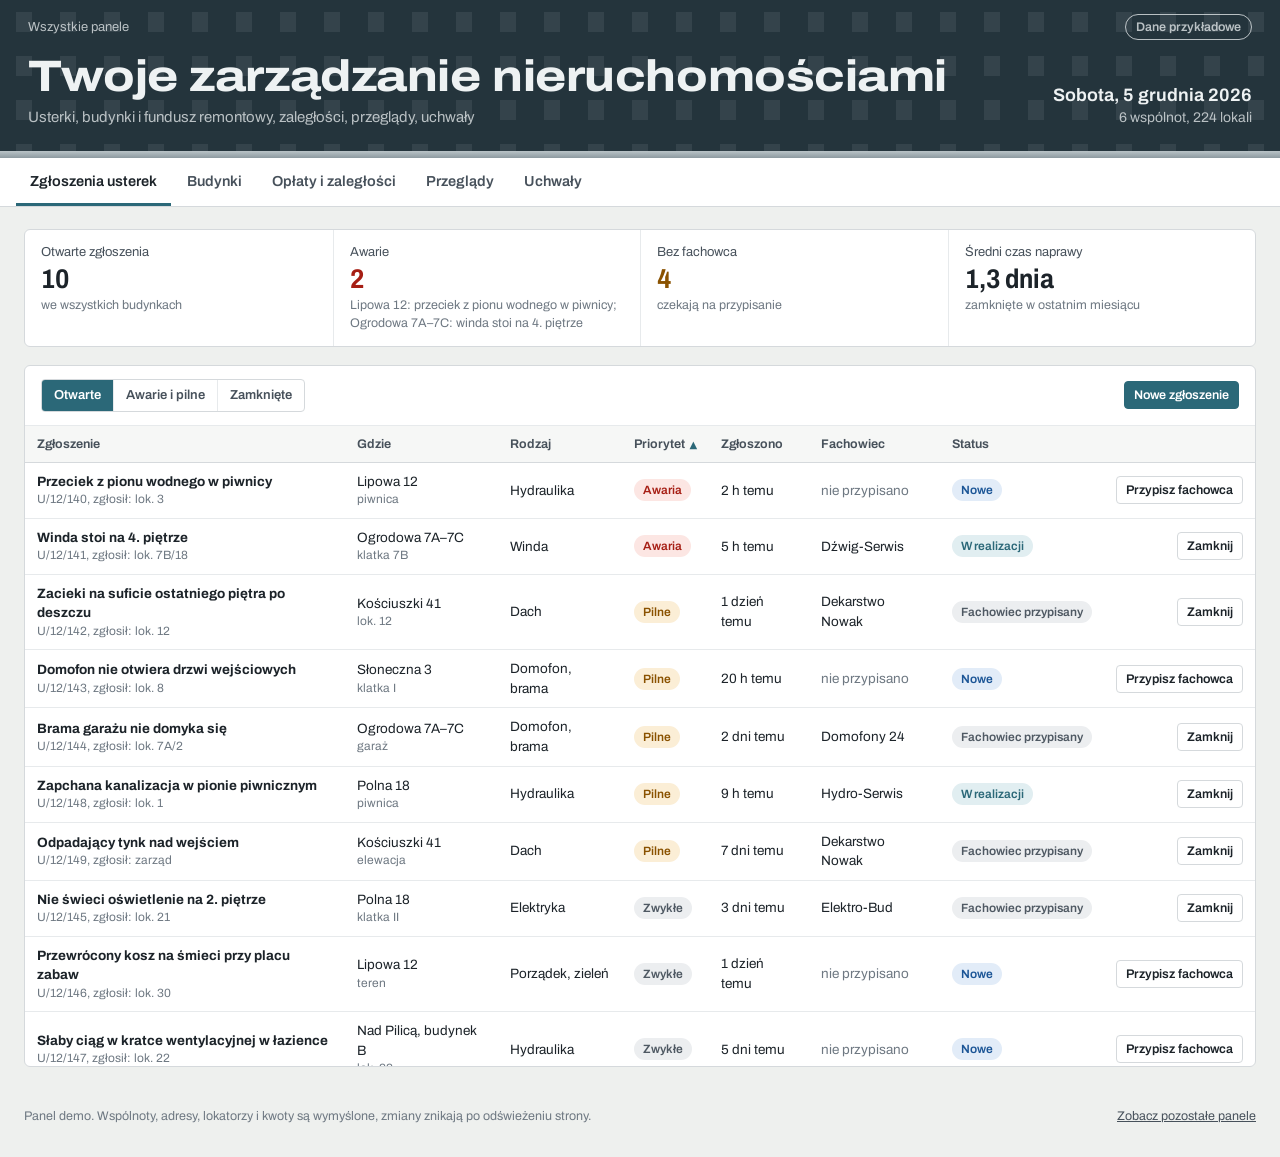
<file: zarzadca/index.html>
<!doctype html>
<html lang="pl">
<head>
<meta charset="utf-8">
<meta name="viewport" content="width=device-width, initial-scale=1">
<title>Zarządca nieruchomości – panel demo</title>
<meta name="description" content="Panel demo dla zarządcy nieruchomości i wspólnot mieszkaniowych: zgłoszenia usterek, budynki i fundusz remontowy, zaległości w opłatach, przeglądy budynków, uchwały i głosowanie udziałami. Dane przykładowe.">
<link rel="preconnect" href="https://fonts.googleapis.com">
<link rel="preconnect" href="https://fonts.gstatic.com" crossorigin>
<link rel="stylesheet" href="https://fonts.googleapis.com/css2?family=Archivo:wdth,wght@62..125,100..900&display=swap">
<link rel="stylesheet" href="../assets/panel.css">
<style>
  /* Szyld jak elewacja bloku: rzędy okien */
  body {
    --sign-bg: #24343C; --sign-fg: #EEF2F3; --sign-sub: rgba(238, 242, 243, .74);
    --sign-pattern: linear-gradient(to bottom, #24343C 0 12px, transparent 12px 32px, #24343C 32px), linear-gradient(90deg, transparent 0 16px, rgba(255, 255, 255, .075) 16px 32px, transparent 32px);
    --sign-band: linear-gradient(#B9C3C7, #8D9AA0); --sign-band-h: 7px;
    --accent: #2B6878; --accent-ink: #FFFFFF; --accent-soft: #E1EEF1; --accent-line: #2B6878;
  }
  .sign { background-size: 100% 44px, 44px 100%; }

  .bld { display: grid; grid-template-columns: repeat(3, minmax(0, 1fr)); gap: 14px; }
  .bcard { appearance: none; font: inherit; color: var(--ink); text-align: left; cursor: pointer; background: var(--surface); border: 1px solid var(--line); border-radius: var(--r-box); overflow: hidden; display: flex; flex-direction: column; padding: 0; }
  .bcard:hover { border-color: var(--accent-line); }
  .bcard-h { background: #2F434C; color: #EEF2F3; padding: 12px 14px; background-image: linear-gradient(to bottom, #2F434C 0 8px, transparent 8px 20px, #2F434C 20px), linear-gradient(90deg, transparent 0 10px, rgba(255, 255, 255, .08) 10px 18px, transparent 18px); background-size: 100% 26px, 26px 100%; }
  .bcard-h b { display: block; font-size: 16px; font-weight: 700; }
  .bcard-h span { font-size: 12.5px; color: rgba(238, 242, 243, .78); }
  .bcard-b { padding: 12px 14px 14px; display: grid; grid-template-columns: 1fr 1fr; gap: 10px 14px; }
  .bcard-b div { font-size: 12.5px; color: var(--ink-3); }
  .bcard-b b { display: block; font-size: 16px; color: var(--ink); font-weight: 680; font-variant-numeric: tabular-nums; }
  .bcard-b b.bad { color: var(--bad); } .bcard-b b.warn { color: var(--warn); }
  .vote { position: relative; height: 22px; border-radius: 4px; background: var(--surface-2); border: 1px solid var(--line); overflow: hidden; display: flex; min-width: 220px; }
  .vote .y { background: var(--ok); } .vote .n { background: #B5483D; }
  .vote .half { position: absolute; left: 50%; top: -2px; bottom: -2px; border-left: 2px dashed var(--ink); }
  @media (max-width: 1000px) { .bld { grid-template-columns: repeat(2, minmax(0, 1fr)); } }
  @media (max-width: 600px) { .bld { grid-template-columns: minmax(0, 1fr); } }
</style>
</head>
<body>

<header class="sign">
  <div class="sign-top">
    <a href="../index.html">Wszystkie panele</a>
    <span class="demo-flag">Dane przykładowe</span>
  </div>
  <div class="sign-inner">
    <div>
      <h1>Twoje zarządzanie nieruchomościami</h1>
      <p class="sign-sub">Usterki, budynki i fundusz remontowy, zaległości, przeglądy, uchwały</p>
    </div>
    <div class="sign-meta"><strong id="sign-day"></strong><span id="sign-sub"></span></div>
  </div>
</header>

<nav class="tabs" aria-label="Moduły panelu">
  <div class="tabs-inner" role="tablist">
    <button class="tab" data-tab="zgloszenia">Zgłoszenia usterek</button>
    <button class="tab" data-tab="budynki">Budynki</button>
    <button class="tab" data-tab="oplaty">Opłaty i zaległości</button>
    <button class="tab" data-tab="przeglady">Przeglądy</button>
    <button class="tab" data-tab="uchwaly">Uchwały</button>
  </div>
</nav>

<main>
  <!-- ZGŁOSZENIA -->
  <section data-panel="zgloszenia" class="stack">
    <div id="zg-strip"></div>
    <div class="box">
      <div class="box-h"><div id="zg-filter"></div><button class="btn sm primary" id="zg-new">Nowe zgłoszenie</button></div>
      <div class="box-b flush scroll-lg" id="zg-table"></div>
    </div>
  </section>

  <!-- BUDYNKI -->
  <section data-panel="budynki" class="stack">
    <div id="bu-strip"></div>
    <div class="bld" id="bu-cards"></div>
    <div class="box">
      <div class="box-h"><h2>Plan remontów</h2><p>z uchwał i przeglądów</p></div>
      <div class="box-b flush" id="bu-plan"></div>
    </div>
  </section>

  <!-- OPŁATY -->
  <section data-panel="oplaty" class="stack">
    <div id="op-strip"></div>
    <div class="cols">
      <div class="box">
        <div class="box-h"><h2>Lokale z zaległościami</h2><button class="btn sm" id="op-all">Upomnienie do wszystkich z 1–2 miesiącami</button></div>
        <div class="box-b flush scroll-lg" id="op-table"></div>
      </div>
      <div class="box">
        <div class="box-h"><h2>Zaległości według budynków</h2></div>
        <div class="box-b"><div id="op-bars"></div><p class="small muted" style="margin-top:10px">Kolejne kroki: upomnienie, wezwanie przedsądowe, sprawa w sądzie. O pozwie decyduje zarząd wspólnoty.</p></div>
      </div>
    </div>
  </section>

  <!-- PRZEGLĄDY -->
  <section data-panel="przeglady" class="stack">
    <div id="pr-strip"></div>
    <div class="box">
      <div class="box-h"><div id="pr-filter"></div><p>Terminy wpisane z protokołów poprzednich przeglądów</p></div>
      <div class="box-b flush scroll-lg" id="pr-table"></div>
    </div>
  </section>

  <!-- UCHWAŁY -->
  <section data-panel="uchwaly" class="stack">
    <div id="uc-strip"></div>
    <div class="box">
      <div class="box-h"><h2>Głosowania</h2><p>liczy się większość udziałów, przerywana kreska: 50%</p></div>
      <div class="box-b flush" id="uc-table"></div>
    </div>
  </section>
</main>

<footer class="foot">
  <span>Panel demo. Wspólnoty, adresy, lokatorzy i kwoty są wymyślone, zmiany znikają po odświeżeniu strony.</span>
  <a href="../index.html">Zobacz pozostałe panele</a>
</footer>

<script src="../assets/panel.js"></script>
<script>
(function () {
  'use strict';
  var r = P.rng(9031);
  var TODAY = P.today();

  /* ---------- Dane przykładowe ---------- */
  var B = [
    { id: 'b1', n: 'Lipowa 12', full: 'Wspólnota Mieszkaniowa Lipowa 12', lok: 48, year: 1978, lift: 1, fund: 186400, rate: 2.2, m2: 2650, gas: 1, play: 1 },
    { id: 'b2', n: 'Słoneczna 3', full: 'Wspólnota Mieszkaniowa Słoneczna 3', lok: 24, year: 1995, lift: 0, fund: 64200, rate: 1.8, m2: 1320, gas: 1, play: 0 },
    { id: 'b3', n: 'Ogrodowa 7A–7C', full: 'Wspólnota Mieszkaniowa Ogrodowa 7', lok: 72, year: 2008, lift: 3, fund: 312900, rate: 1.6, m2: 4380, gas: 0, play: 1 },
    { id: 'b4', n: 'Kościuszki 41', full: 'Wspólnota Mieszkaniowa Kościuszki 41', lok: 14, year: 1912, lift: 0, fund: 23800, rate: 2.5, m2: 980, gas: 1, play: 0 },
    { id: 'b5', n: 'Nad Pilicą, budynek B', full: 'Wspólnota Mieszkaniowa Nad Pilicą B', lok: 36, year: 2019, lift: 1, fund: 98500, rate: 1.4, m2: 2050, gas: 0, play: 1 },
    { id: 'b6', n: 'Polna 18', full: 'Wspólnota Mieszkaniowa Polna 18', lok: 30, year: 1985, lift: 0, fund: 121000, rate: 2, m2: 1710, gas: 1, play: 0 }
  ];
  var BL = {}; B.forEach(function (b) { BL[b.id] = b; });
  var PRO = [
    { id: 'hyd', n: 'Hydro-Serwis', t: 'hydraulika' }, { id: 'ele', n: 'Elektro-Bud', t: 'elektryka' }, { id: 'win', n: 'Dźwig-Serwis', t: 'windy' },
    { id: 'dek', n: 'Dekarstwo Nowak', t: 'dachy' }, { id: 'dom', n: 'Domofony 24', t: 'domofony i bramy' }, { id: 'czy', n: 'Czysty Dom', t: 'sprzątanie i zieleń' }
  ];
  var PR = {}; PRO.forEach(function (p) { PR[p.id] = p; });
  var CAT = { hyd: 'Hydraulika', ele: 'Elektryka', win: 'Winda', dek: 'Dach', dom: 'Domofon, brama', czy: 'Porządek, zieleń' };
  var PRIO = { a: ['Awaria', 'bad'], p: ['Pilne', 'warn'], z: ['Zwykłe', ''] };
  var STS = { nowe: ['Nowe', 'info'], przyp: ['Fachowiec przypisany', ''], real: ['W realizacji', 'acc'], zamk: ['Zamknięte', 'ok'] };
  /* [budynek, lokal/miejsce, opis, kategoria, priorytet, godzin temu, status, fachowiec, zgłaszający] */
  var ZS = [
    ['b1', 'piwnica', 'Przeciek z pionu wodnego w piwnicy', 'hyd', 'a', 2, 'nowe', null, 'lok. 3'],
    ['b3', 'klatka 7B', 'Winda stoi na 4. piętrze', 'win', 'a', 5, 'real', 'win', 'lok. 7B/18'],
    ['b4', 'lok. 12', 'Zacieki na suficie ostatniego piętra po deszczu', 'dek', 'p', 30, 'przyp', 'dek', 'lok. 12'],
    ['b2', 'klatka I', 'Domofon nie otwiera drzwi wejściowych', 'dom', 'p', 20, 'nowe', null, 'lok. 8'],
    ['b3', 'garaż', 'Brama garażu nie domyka się', 'dom', 'p', 48, 'przyp', 'dom', 'lok. 7A/2'],
    ['b6', 'klatka II', 'Nie świeci oświetlenie na 2. piętrze', 'ele', 'z', 70, 'przyp', 'ele', 'lok. 21'],
    ['b1', 'teren', 'Przewrócony kosz na śmieci przy placu zabaw', 'czy', 'z', 26, 'nowe', null, 'lok. 30'],
    ['b5', 'lok. 22', 'Słaby ciąg w kratce wentylacyjnej w łazience', 'hyd', 'z', 120, 'nowe', null, 'lok. 22'],
    ['b6', 'piwnica', 'Zapchana kanalizacja w pionie piwnicznym', 'hyd', 'p', 9, 'real', 'hyd', 'lok. 1'],
    ['b4', 'elewacja', 'Odpadający tynk nad wejściem', 'dek', 'p', 160, 'przyp', 'dek', 'zarząd'],
    ['b3', 'klatka 7C', 'Graffiti na drzwiach wejściowych', 'czy', 'z', 200, 'zamk', 'czy', 'lok. 7C/5'],
    ['b2', 'dach', 'Obluzowana obróbka blacharska komina', 'dek', 'p', 310, 'zamk', 'dek', 'zarząd'],
    ['b1', 'klatka III', 'Cieknący zawór przy liczniku wody', 'hyd', 'z', 260, 'zamk', 'hyd', 'lok. 41'],
    ['b5', 'teren', 'Uszkodzony szlaban wjazdowy', 'dom', 'p', 400, 'zamk', 'dom', 'zarząd']
  ];
  var ZG = ZS.map(function (z, i) {
    var at = new Date(Date.now() - z[5] * 3600000);
    return { id: 'g' + i, nr: 'U/' + (TODAY.getMonth() + 1) + '/' + (140 + i), b: z[0], where: z[1], txt: z[2], cat: z[3], prio: z[4], at: at, h: z[5], st: z[6], pro: z[7], who: z[8], closeH: z[6] === 'zamk' ? P.int(r, 6, 70) : null };
  });

  /* zaległości: [budynek, lokal, właściciel, miesięcy, opłata miesięczna, krok] */
  var ARR = [
    ['b1', '14', 'Stanisław K.', 7, 620, 'pozew'], ['b1', '27', 'Agnieszka W.', 2, 540, 'upom'], ['b1', '45', 'Robert D.', 1, 610, null],
    ['b2', '5', 'Marianna S.', 3, 480, 'wezw'], ['b3', '7A/11', 'Kamil P.', 1, 720, null], ['b3', '7B/3', 'Joanna M.', 4, 690, 'wezw'],
    ['b3', '7C/20', 'Tomasz B.', 2, 750, 'upom'], ['b4', '2', 'Helena O.', 5, 410, 'wezw'], ['b5', '9', 'Mateusz R.', 1, 560, null],
    ['b6', '17', 'Zdzisław G.', 2, 520, null], ['b6', '28', 'Dorota F.', 1, 495, null]
  ].map(function (a, i) { return { id: 'a' + i, b: a[0], lok: a[1], own: a[2], mon: a[3], fee: a[4], amt: a[3] * a[4] + (a[3] > 2 ? Math.round(a[3] * a[4] * 0.02) : 0), step: a[5], last: P.addDays(TODAY, -a[3] * 30 - P.int(r, 2, 20)) }; });
  var STEP = { upom: ['Upomnienie wysłane', 'info'], wezw: ['Wezwanie przedsądowe', 'warn'], pozew: ['Sprawa w sądzie', 'bad'] };

  /* przeglądy: termin = ostatni + okres */
  var INS = [];
  function ins(b, n, months, lastDays, who) { var last = P.addDays(TODAY, -lastDays); var next = new Date(last); next.setMonth(next.getMonth() + months); INS.push({ id: 'i' + INS.length, b: b, n: n, months: months, last: last, next: next, who: who, ordered: false }); }
  ins('b1', 'Roczny: instalacja gazowa', 12, 352, 'Gaz-Kontrol'); ins('b1', 'Roczny: przewody kominowe', 12, 340, 'Zakład Kominiarski'); ins('b1', 'Pięcioletni: budynek i instalacja elektryczna', 60, 1790, 'inż. budownictwa');
  ins('b1', 'Winda: badanie okresowe UDT', 12, 300, 'Dźwig-Serwis'); ins('b1', 'Plac zabaw: przegląd roczny', 12, 380, 'Bezpieczny Plac');
  ins('b2', 'Roczny: instalacja gazowa', 12, 120, 'Gaz-Kontrol'); ins('b2', 'Roczny: przewody kominowe', 12, 375, 'Zakład Kominiarski'); ins('b2', 'Pięcioletni: budynek i instalacja elektryczna', 60, 900, 'inż. budownictwa');
  ins('b3', 'Roczny: elementy budynku i wentylacja', 12, 200, 'inż. budownictwa'); ins('b3', 'Windy 7A–7C: badanie okresowe UDT', 12, 345, 'Dźwig-Serwis'); ins('b3', 'Pięcioletni: budynek i instalacja elektryczna', 60, 1500, 'inż. budownictwa'); ins('b3', 'Plac zabaw: przegląd roczny', 12, 90, 'Bezpieczny Plac');
  ins('b4', 'Roczny: instalacja gazowa', 12, 330, 'Gaz-Kontrol'); ins('b4', 'Roczny: przewody kominowe', 12, 362, 'Zakład Kominiarski'); ins('b4', 'Pięcioletni: budynek i instalacja elektryczna', 60, 1850, 'inż. budownictwa');
  ins('b5', 'Roczny: elementy budynku i wentylacja', 12, 150, 'inż. budownictwa'); ins('b5', 'Winda: badanie okresowe UDT', 12, 240, 'Dźwig-Serwis'); ins('b5', 'Plac zabaw: przegląd roczny', 12, 300, 'Bezpieczny Plac');
  ins('b6', 'Roczny: instalacja gazowa', 12, 200, 'Gaz-Kontrol'); ins('b6', 'Roczny: przewody kominowe', 12, 210, 'Zakład Kominiarski'); ins('b6', 'Pięcioletni: budynek i instalacja elektryczna', 60, 1200, 'inż. budownictwa');

  /* uchwały: [budynek, numer, tytuł, start (dni temu), koniec (dni), za %, przeciw %, właścicieli którzy głosowali] */
  var UC = [
    ['b4', '4/2026', 'Remont dachu, finansowanie z funduszu remontowego i kredytu', 18, 10, 41.2, 12.6, 9],
    ['b1', '7/2026', 'Podwyżka zaliczki na fundusz remontowy do 2,80 zł/m²', 12, 16, 33.8, 21.4, 27],
    ['b3', '5/2026', 'Monitoring garażu podziemnego', 25, 3, 52.7, 8.9, 51],
    ['b2', '3/2026', 'Wymiana domofonów na wideodomofony', 40, -6, 61.3, 14.2, 19],
    ['b6', '6/2026', 'Ocieplenie ściany szczytowej', 33, -2, 38.5, 29.1, 22]
  ].map(function (u, i) { return { id: 'u' + i, b: u[0], nr: u[1], t: u[2], start: P.addDays(TODAY, -u[3]), end: P.addDays(TODAY, u[4]), y: u[5], no: u[6], voters: u[7] }; });

  var PLAN = [
    { b: 'b4', what: 'Remont dachu i obróbek blacharskich', cost: 186000, when: 'wiosna, po uchwale 4/2026' },
    { b: 'b1', what: 'Wymiana pionów wodnych, etap I', cost: 240000, when: 'lato' },
    { b: 'b6', what: 'Ocieplenie ściany szczytowej', cost: 132000, when: 'po uchwale 6/2026' },
    { b: 'b2', what: 'Wideodomofony na obu klatkach', cost: 28000, when: 'grudzień' },
    { b: 'b3', what: 'Malowanie klatek 7A–7C', cost: 96000, when: 'przyszły rok' }
  ];

  P.$('#sign-day').textContent = P.dayTitle(TODAY);
  P.$('#sign-sub').textContent = B.length + ' wspólnot, ' + B.reduce(function (s, b) { return s + b.lok; }, 0) + ' lokali';

  function openG() { return ZG.filter(function (z) { return z.st !== 'zamk'; }); }
  function ago(h) { return h < 1 ? 'przed chwilą' : h < 24 ? Math.round(h) + ' h temu' : P.n(Math.round(h / 24), 'dzień', 'dni', 'dni') + ' temu'; }
  function insState(i) { var d = P.days(TODAY, i.next); return i.ordered ? 2 : d < 0 ? 0 : d <= 45 ? 1 : 3; }

  /* ---------- ZGŁOSZENIA ---------- */
  var zgF = 'open';
  P.views.zgloszenia = function () {
    var o = openG(), crit = o.filter(function (z) { return z.prio === 'a'; }), noPro = o.filter(function (z) { return !z.pro; });
    var closed = ZG.filter(function (z) { return z.st === 'zamk'; });
    var avg = closed.reduce(function (s, z) { return s + z.closeH; }, 0) / Math.max(1, closed.length);
    P.strip(P.$('#zg-strip'), [
      { label: 'Otwarte zgłoszenia', value: o.length, note: 'we wszystkich budynkach' },
      { label: 'Awarie', value: crit.length, note: crit.map(function (z) { return BL[z.b].n + ': ' + z.txt.toLowerCase(); }).join('; ') || 'brak', tone: crit.length ? 'bad' : 'ok' },
      { label: 'Bez fachowca', value: noPro.length, note: noPro.length ? 'czekają na przypisanie' : 'wszystkie przypisane', tone: noPro.length ? 'warn' : 'ok' },
      { label: 'Średni czas naprawy', value: P.num(avg / 24, 1) + ' dnia', note: 'zamknięte w ostatnim miesiącu' }
    ]);
    P.seg(P.$('#zg-filter'), [{ v: 'open', l: 'Otwarte' }, { v: 'crit', l: 'Awarie i pilne' }, { v: 'closed', l: 'Zamknięte' }], zgF, function (v) { zgF = v; P.views.zgloszenia(); });
    var rows = ZG.filter(function (z) { return zgF === 'closed' ? z.st === 'zamk' : z.st !== 'zamk' && (zgF === 'open' || z.prio !== 'z'); });
    P.table(P.$('#zg-table'), [
      { key: 'nr', label: 'Zgłoszenie', html: function (z) { return '<b>' + P.esc(z.txt) + '</b><span class="sub">' + z.nr + ', zgłosił: ' + P.esc(z.who) + '</span>'; } },
      { key: 'b', label: 'Gdzie', val: function (z) { return BL[z.b].n; }, html: function (z) { return P.esc(BL[z.b].n) + '<span class="sub">' + P.esc(z.where) + '</span>'; } },
      { key: 'cat', label: 'Rodzaj', val: function (z) { return CAT[z.cat]; }, html: function (z) { return CAT[z.cat]; } },
      { key: 'prio', label: 'Priorytet', val: function (z) { return 'apz'.indexOf(z.prio); }, html: function (z) { return P.chip(PRIO[z.prio][0], PRIO[z.prio][1]); } },
      { key: 'at', label: 'Zgłoszono', val: function (z) { return -z.h; }, html: function (z) { return ago(z.h) + (z.closeH ? '<span class="sub">naprawa ' + P.num(z.closeH / 24, 1) + ' dnia</span>' : ''); } },
      { key: 'pro', label: 'Fachowiec', val: function (z) { return z.pro ? PR[z.pro].n : ''; }, html: function (z) { return z.pro ? PR[z.pro].n : '<span class="muted">nie przypisano</span>'; } },
      { key: 'st', label: 'Status', val: function (z) { return Object.keys(STS).indexOf(z.st); }, html: function (z) { return P.chip(STS[z.st][0], STS[z.st][1]); } },
      { key: 'a', label: '', sort: false, html: function (z) { return z.st === 'zamk' ? '' : '<div class="acts">' + (z.pro ? '<button class="btn sm" data-cl="' + z.id + '">Zamknij</button>' : '<button class="btn sm" data-as="' + z.id + '">Przypisz fachowca</button>') + '</div>'; } }
    ], { rows: rows, sortKey: 'prio', empty: 'Brak zgłoszeń w tym widoku.' });
    P.$$('[data-as]').forEach(function (b) { b.onclick = function () { assign(ZG.filter(function (z) { return z.id === b.getAttribute('data-as'); })[0]); }; });
    P.$$('[data-cl]').forEach(function (b) { b.onclick = function () { var z = ZG.filter(function (x) { return x.id === b.getAttribute('data-cl'); })[0]; z.st = 'zamk'; z.closeH = z.h; P.toast('Zamknięto: ' + z.txt + '. Zgłaszający dostanie SMS'); P.refresh(); }; });
  };
  function assign(z) {
    var body = '<dl class="kv"><dt>Gdzie</dt><dd>' + P.esc(BL[z.b].full) + ', ' + P.esc(z.where) + '</dd><dt>Co</dt><dd>' + P.esc(z.txt) + '</dd></dl>' +
      '<label class="field" style="margin-top:14px"><span>Fachowiec</span><select id="as-p">' + P.options(PRO.map(function (p) { return { v: p.id, l: p.n + ' (' + p.t + ')' }; }), z.cat) + '</select></label>';
    P.modal({ title: 'Przypisz fachowca', sub: z.nr, body: body, actions: [
      { label: 'Anuluj', ghost: true },
      { label: 'Przypisz i wyślij zlecenie', primary: true, onClick: function (close, d) { z.pro = P.$('#as-p', d).value; z.st = 'przyp'; close(); P.toast('Zlecenie wysłane do: ' + PR[z.pro].n); P.refresh(); } }
    ] });
  }
  P.$('#zg-new').addEventListener('click', function () {
    var body = '<div class="form-grid"><label class="field"><span>Budynek</span><select id="nz-b">' + P.options(B.map(function (b) { return { v: b.id, l: b.n }; }), 'b1') + '</select></label>' +
      '<label class="field"><span>Gdzie dokładnie</span><input id="nz-w" placeholder="Np. klatka II, lok. 14"></label>' +
      '<label class="field full"><span>Co się stało</span><input id="nz-t" placeholder="Np. nie działa oświetlenie na klatce"></label>' +
      '<label class="field"><span>Rodzaj</span><select id="nz-c">' + P.options(Object.keys(CAT).map(function (k) { return { v: k, l: CAT[k] }; }), 'hyd') + '</select></label>' +
      '<label class="field"><span>Priorytet</span><select id="nz-p">' + P.options([{ v: 'a', l: 'Awaria (zagrożenie, brak wody, prądu, winda)' }, { v: 'p', l: 'Pilne' }, { v: 'z', l: 'Zwykłe' }], 'z') + '</select></label>' +
      '<p class="full small" id="nz-err" style="color:var(--bad)"></p></div>';
    P.modal({ title: 'Nowe zgłoszenie', body: body, actions: [
      { label: 'Anuluj', ghost: true },
      { label: 'Dodaj zgłoszenie', primary: true, onClick: function (close, d) {
        var t = P.$('#nz-t', d).value.trim();
        if (!t) { P.$('#nz-err', d).textContent = 'Opisz, co się stało.'; return; }
        ZG.unshift({ id: 'g' + ZG.length, nr: 'U/' + (TODAY.getMonth() + 1) + '/' + (140 + ZG.length), b: P.$('#nz-b', d).value, where: P.$('#nz-w', d).value.trim() || 'budynek', txt: t, cat: P.$('#nz-c', d).value, prio: P.$('#nz-p', d).value, at: new Date(), h: 0, st: 'nowe', pro: null, who: 'biuro', closeH: null });
        close(); P.toast('Dodano zgłoszenie: ' + t); P.refresh();
      } }
    ] });
  });

  /* ---------- BUDYNKI ---------- */
  function bArr(b) { return ARR.filter(function (a) { return a.b === b.id; }).reduce(function (s, a) { return s + a.amt; }, 0); }
  function bNext(b) { return INS.filter(function (i) { return i.b === b.id; }).sort(function (x, y) { return x.next - y.next; })[0]; }
  P.views.budynki = function () {
    var fund = B.reduce(function (s, b) { return s + b.fund; }, 0), arr = ARR.reduce(function (s, a) { return s + a.amt; }, 0);
    var planT = PLAN.reduce(function (s, p) { return s + p.cost; }, 0);
    P.strip(P.$('#bu-strip'), [
      { label: 'Wspólnoty', value: B.length, note: B.reduce(function (s, b) { return s + b.lok; }, 0) + ' lokali, ' + P.num(B.reduce(function (s, b) { return s + b.m2; }, 0)) + ' m²' },
      { label: 'Fundusze remontowe', value: P.zl(fund), note: 'saldo łącznie' },
      { label: 'Zaległości właścicieli', value: P.zl(arr), note: P.num(arr / fund * 100, 1) + '% funduszy', tone: 'warn' },
      { label: 'Zaplanowane remonty', value: P.zl(planT), note: P.n(PLAN.length, 'pozycja', 'pozycje', 'pozycji') }
    ]);
    P.$('#bu-cards').innerHTML = B.map(function (b) {
      var o = openG().filter(function (z) { return z.b === b.id; }), nx = bNext(b), a = bArr(b), plan = PLAN.filter(function (p) { return p.b === b.id; }).reduce(function (s, p) { return s + p.cost; }, 0);
      var nd = P.days(TODAY, nx.next);
      return '<button class="bcard" data-b="' + b.id + '"><div class="bcard-h"><b>' + P.esc(b.n) + '</b><span>' + b.lok + ' lokali, rok ' + b.year + (b.lift ? ', ' + P.n(b.lift, 'winda', 'windy', 'wind') : '') + '</span></div><div class="bcard-b">' +
        '<div>Fundusz remontowy<b>' + P.zl(b.fund) + '</b></div><div>Zaległości<b class="' + (a > 2000 ? 'warn' : '') + '">' + P.zl(a) + '</b></div>' +
        '<div>Otwarte usterki<b class="' + (o.some(function (z) { return z.prio === 'a'; }) ? 'bad' : '') + '">' + o.length + '</b></div><div>Najbliższy przegląd<b class="' + (nd < 0 ? 'bad' : nd <= 45 ? 'warn' : '') + '">' + P.d(nx.next) + '</b></div>' +
        (plan ? '<div style="grid-column:1/-1">Plan remontów: ' + P.zl(plan) + (plan > b.fund ? ', więcej niż fundusz' : '') + '</div>' : '') + '</div></button>';
    }).join('');
    P.$$('.bcard').forEach(function (c) { c.onclick = function () { openB(BL[c.getAttribute('data-b')]); }; });
    P.table(P.$('#bu-plan'), [
      { key: 'b', label: 'Budynek', val: function (p) { return BL[p.b].n; }, html: function (p) { return P.esc(BL[p.b].n); } },
      { key: 'what', label: 'Remont' },
      { key: 'when', label: 'Kiedy' },
      { key: 'cost', label: 'Koszt', num: 1, html: function (p) { return P.zl(p.cost); } },
      { key: 'f', label: 'Pokrycie z funduszu', num: 1, val: function (p) { return BL[p.b].fund / p.cost; }, html: function (p) { var f = BL[p.b].fund / p.cost * 100; return P.prog(f, f >= 100 ? 'ok' : (f < 50 ? 'bad' : 'warn'), P.num(Math.min(f, 999)) + '%'); } }
    ], { rows: PLAN, sortKey: 'f' });
  };
  function openB(b) {
    var monthly = b.m2 * b.rate;
    var body = '<dl class="kv"><dt>Adres</dt><dd>' + P.esc(b.full) + '</dd><dt>Lokale</dt><dd>' + b.lok + ', ' + P.num(b.m2) + ' m²</dd><dt>Fundusz</dt><dd>' + P.zl(b.fund) + ', wpływa ' + P.zl(monthly) + ' miesięcznie (' + P.num(b.rate, 2) + ' zł/m²)</dd>' +
      '<dt>Zaległości</dt><dd>' + P.zl(bArr(b)) + '</dd><dt>Windy</dt><dd>' + (b.lift || 'brak') + '</dd><dt>Gaz w budynku</dt><dd>' + (b.gas ? 'tak' : 'nie') + '</dd></dl>' +
      '<h3 style="font-size:14.5px;margin:16px 0 6px">Przeglądy</h3><div class="tbl-wrap"><table class="tbl"><tbody>' +
      INS.filter(function (i) { return i.b === b.id; }).map(function (i) { return '<tr><td>' + P.esc(i.n) + '</td><td class="num">' + P.d(i.next) + '.' + String(i.next.getFullYear()).slice(2) + '</td></tr>'; }).join('') + '</tbody></table></div>';
    P.modal({ title: b.full, sub: 'rok budowy ' + b.year, body: body, actions: [{ label: 'Zamknij', ghost: true }] });
  }

  /* ---------- OPŁATY ---------- */
  P.views.oplaty = function () {
    var tot = ARR.reduce(function (s, a) { return s + a.amt; }, 0), long = ARR.filter(function (a) { return a.mon >= 3; });
    var noStep = ARR.filter(function (a) { return !a.step; });
    var due = B.reduce(function (s, b) { return s + b.lok * 560; }, 0);
    P.strip(P.$('#op-strip'), [
      { label: 'Zaległości razem', value: P.zl(tot), note: P.n(ARR.length, 'lokal', 'lokale', 'lokali') },
      { label: 'Trzy miesiące i więcej', value: long.length, note: P.zl(long.reduce(function (s, a) { return s + a.amt; }, 0)), tone: long.length ? 'bad' : 'ok' },
      { label: 'Bez upomnienia', value: noStep.length, note: noStep.length ? 'można wysłać od razu' : 'wszyscy upomnieni', tone: noStep.length ? 'warn' : 'ok' },
      { label: 'Ściągalność w miesiącu', value: P.num((1 - tot / due / 3) * 100) + '%', note: 'wpłaty w stosunku do naliczeń' }
    ]);
    P.table(P.$('#op-table'), [
      { key: 'lok', label: 'Lokal', val: function (a) { return BL[a.b].n + a.lok; }, html: function (a) { return '<b>' + P.esc(BL[a.b].n) + ', lok. ' + a.lok + '</b><span class="sub">' + P.esc(a.own) + '</span>'; } },
      { key: 'amt', label: 'Zaległość', num: 1, html: function (a) { return P.zl(a.amt) + '<span class="sub">' + P.n(a.mon, 'miesiąc', 'miesiące', 'miesięcy') + (a.mon > 2 ? ', z odsetkami' : '') + '</span>'; } },
      { key: 'last', label: 'Ostatnia wpłata', val: function (a) { return +a.last; }, html: function (a) { return P.d(a.last) + '.' + String(a.last.getFullYear()).slice(2); } },
      { key: 'step', label: 'Krok', val: function (a) { return a.step ? ['upom', 'wezw', 'pozew'].indexOf(a.step) + 1 : 0; }, html: function (a) { return a.step ? P.chip(STEP[a.step][0], STEP[a.step][1]) : '<span class="muted">nic nie wysłano</span>'; } },
      { key: 'a', label: '', sort: false, html: function (a) { return a.step === 'pozew' ? '' : '<button class="btn sm" data-st="' + a.id + '">' + (!a.step ? 'Wyślij upomnienie' : a.step === 'upom' ? 'Wyślij wezwanie' : 'Przekaż do zarządu') + '</button>'; } }
    ], { rows: ARR, sortKey: 'amt', sortDir: -1 });
    P.$$('[data-st]').forEach(function (b) { b.onclick = function () {
      var a = ARR.filter(function (x) { return x.id === b.getAttribute('data-st'); })[0];
      if (!a.step) { a.step = 'upom'; P.toast('Upomnienie wysłane: ' + BL[a.b].n + ', lok. ' + a.lok); }
      else if (a.step === 'upom') { a.step = 'wezw'; P.toast('Wezwanie przedsądowe wysłane: ' + BL[a.b].n + ', lok. ' + a.lok); }
      else { P.toast('Sprawa przekazana zarządowi wspólnoty do decyzji o pozwie'); }
      P.refresh(); }; });
    P.bars(P.$('#op-bars'), B.map(function (b) { return { label: b.n, value: bArr(b), text: P.zl(bArr(b)), tone: bArr(b) > 4000 ? 'warn' : '' }; }).sort(function (x, y) { return y.value - x.value; }));
  };
  P.$('#op-all').addEventListener('click', function () { var n = 0; ARR.forEach(function (a) { if (!a.step && a.mon <= 2) { a.step = 'upom'; n++; } }); P.toast(n ? 'Upomnienia wysłane: ' + P.n(n, 'lokal', 'lokale', 'lokali') : 'Wszyscy z 1–2 miesiącami są już upomnieni'); P.refresh(); });

  /* ---------- PRZEGLĄDY ---------- */
  var prF = 'soon';
  P.views.przeglady = function () {
    var late = INS.filter(function (i) { return insState(i) === 0; }), soon = INS.filter(function (i) { return insState(i) === 1; }), ord = INS.filter(function (i) { return i.ordered; });
    P.strip(P.$('#pr-strip'), [
      { label: 'Po terminie', value: late.length, note: late.map(function (i) { return BL[i.b].n; }).join(', ') || 'brak', tone: late.length ? 'bad' : 'ok' },
      { label: 'W ciągu 45 dni', value: soon.length, note: 'trzeba zamówić wykonawcę', tone: soon.length ? 'warn' : '' },
      { label: 'Zlecone', value: ord.length, note: 'czekają na termin wykonawcy' },
      { label: 'Wszystkie przeglądy', value: INS.length, note: 'roczne, pięcioletnie, UDT, place zabaw' }
    ]);
    P.seg(P.$('#pr-filter'), [{ v: 'soon', l: 'Do zrobienia' }, { v: 'all', l: 'Wszystkie' }], prF, function (v) { prF = v; P.views.przeglady(); });
    var rows = INS.filter(function (i) { return prF === 'all' || insState(i) < 3; });
    P.table(P.$('#pr-table'), [
      { key: 'next', label: 'Termin', val: function (i) { return +i.next; }, html: function (i) { return '<b>' + P.d(i.next) + '.' + String(i.next.getFullYear()).slice(2) + '</b><span class="sub">' + P.rel(i.next) + '</span>'; } },
      { key: 'n', label: 'Przegląd', html: function (i) { return P.esc(i.n) + '<span class="sub">co ' + (i.months === 12 ? 'rok' : i.months / 12 + ' lat') + ', ostatnio ' + P.d(i.last) + '.' + String(i.last.getFullYear()).slice(2) + '</span>'; } },
      { key: 'b', label: 'Budynek', val: function (i) { return BL[i.b].n; }, html: function (i) { return P.esc(BL[i.b].n); } },
      { key: 'who', label: 'Wykonawca' },
      { key: 'st', label: 'Status', val: insState, html: function (i) { var s = insState(i); return [P.chip('Po terminie', 'bad'), P.chip('Wkrótce', 'warn'), P.chip('Zlecony', 'info'), P.chip('W porządku', 'ok')][s]; } },
      { key: 'a', label: '', sort: false, html: function (i) { return insState(i) < 2 ? '<button class="btn sm" data-or="' + i.id + '">Zleć przegląd</button>' : ''; } }
    ], { rows: rows, sortKey: 'next', empty: 'Nic do zrobienia w najbliższych 45 dniach.' });
    P.$$('[data-or]').forEach(function (b) { b.onclick = function () { var i = INS.filter(function (x) { return x.id === b.getAttribute('data-or'); })[0]; i.ordered = true; P.toast('Zlecono: ' + i.n.toLowerCase() + ', ' + BL[i.b].n + ' (' + i.who + ')'); P.refresh(); }; });
  };

  /* ---------- UCHWAŁY ---------- */
  function ucState(u) { var open = P.days(TODAY, u.end) >= 0; return u.y > 50 ? 'ok' : (open ? 'open' : 'fail'); }
  P.views.uchwaly = function () {
    var open = UC.filter(function (u) { return P.days(TODAY, u.end) >= 0; }), passed = UC.filter(function (u) { return u.y > 50; });
    var risk = open.filter(function (u) { return u.y <= 50 && P.days(TODAY, u.end) <= 14; });
    P.strip(P.$('#uc-strip'), [
      { label: 'Głosowania w toku', value: open.length, note: 'zbieranie podpisów i głosów online' },
      { label: 'Przyjęte', value: passed.length, note: passed.map(function (u) { return u.nr; }).join(', ') || 'brak', tone: 'ok' },
      { label: 'Brakuje głosów', value: risk.length, note: risk.length ? 'do końca głosowania mniej niż 2 tygodnie' : 'brak', tone: risk.length ? 'warn' : '' },
      { label: 'Nie przyjęte', value: UC.filter(function (u) { return ucState(u) === 'fail'; }).length, note: 'można powtórzyć na zebraniu' }
    ]);
    P.table(P.$('#uc-table'), [
      { key: 'nr', label: 'Uchwała', html: function (u) { return '<b>' + u.nr + ': ' + P.esc(u.t) + '</b><span class="sub">' + P.esc(BL[u.b].full) + '</span>'; } },
      { key: 'v', label: 'Głosy udziałami', sort: false, html: function (u) { return '<div class="vote" role="img" aria-label="Za ' + P.num(u.y, 1) + '%, przeciw ' + P.num(u.no, 1) + '%"><div class="y" style="width:' + u.y + '%"></div><div class="n" style="width:' + u.no + '%"></div><span class="half"></span></div><span class="sub">za ' + P.num(u.y, 1) + '%, przeciw ' + P.num(u.no, 1) + '%, głosowało ' + u.voters + ' z ' + BL[u.b].lok + '</span>'; } },
      { key: 'end', label: 'Koniec głosowania', val: function (u) { return +u.end; }, html: function (u) { return P.d(u.end) + '<span class="sub">' + P.rel(u.end) + '</span>'; } },
      { key: 'st', label: 'Status', val: function (u) { return ['open', 'ok', 'fail'].indexOf(ucState(u)); }, html: function (u) { var s = ucState(u); return s === 'ok' ? P.chip('Przyjęta', 'ok') : s === 'fail' ? P.chip('Nie przyjęta', 'bad') : P.chip('Brakuje ' + P.num(50.01 - u.y, 1) + ' pp. udziałów', 'warn'); } },
      { key: 'a', label: '', sort: false, html: function (u) { return ucState(u) === 'open' ? '<button class="btn sm" data-rv="' + u.id + '">Przypomnij niegłosującym</button>' : ''; } }
    ], { rows: UC, sortKey: 'st' });
    P.$$('[data-rv]').forEach(function (b) { b.onclick = function () { var u = UC.filter(function (x) { return x.id === b.getAttribute('data-rv'); })[0]; P.toast('Przypomnienie wysłane do ' + P.n(BL[u.b].lok - u.voters, 'właściciela', 'właścicieli', 'właścicieli') + ', uchwała ' + u.nr); }; });
  };

  P.initTabs();
})();
</script>
</body>
</html>
</file>
<file: assets/panel.css>
/* Panele demo: wspólny wygląd wszystkich paneli.
   Kolory branży ustawia każdy panel w <body style> lub w swoim <style> (zmienne --sign-*, --accent*). */

:root {
  --bg: #EEF0EE;
  --surface: #FFFFFF;
  --surface-2: #F6F7F6;
  --line: #D5D9DC;
  --line-soft: #E7EAEC;
  --ink: #1C2329;
  --ink-2: #47515B;
  --ink-3: #6E7882;

  --ok: #1D6B45;   --ok-soft: #E1F1E8;
  --warn: #8A5200; --warn-soft: #FBEED6;
  --bad: #A61E14;  --bad-soft: #FCE6E3;
  --info: #1B5596; --info-soft: #E2ECF8;
  --mute: #4F5963; --mute-soft: #ECEEF0;

  --accent: #2E6B58;
  --accent-ink: #FFFFFF;
  --accent-soft: #E3EFEA;
  --accent-line: #2E6B58;

  --sign-bg: #2E4F45;
  --sign-fg: #F4F1E6;
  --sign-sub: rgba(244, 241, 230, .78);
  --sign-pattern: none;
  --sign-band: transparent;
  --sign-band-h: 0px;

  --r-box: 6px;
  --r-ctl: 4px;
  --font: "Archivo", system-ui, -apple-system, "Segoe UI", Roboto, Arial, sans-serif;
}

* { box-sizing: border-box; }
html { -webkit-text-size-adjust: 100%; }
body {
  margin: 0;
  background: var(--bg);
  color: var(--ink);
  font-family: var(--font);
  font-size: 14px;
  line-height: 1.45;
}
h1, h2, h3, h4, p { margin: 0; }
button, input, select, textarea { font: inherit; color: inherit; }
a { color: inherit; }
:focus-visible { outline: 2px solid var(--accent-line); outline-offset: 2px; }
.num, td.num, th.num { text-align: right; font-variant-numeric: tabular-nums; }
.tnum { font-variant-numeric: tabular-nums; }
.muted { color: var(--ink-3); }
.small { font-size: 12.5px; }
.nowrap { white-space: nowrap; }
.sr-only { position: absolute; width: 1px; height: 1px; overflow: hidden; clip: rect(0 0 0 0); white-space: nowrap; }

/* ---------- Tablica (nagłówek branży) ---------- */
.sign {
  position: relative;
  background-color: var(--sign-bg);
  background-image: var(--sign-pattern);
  color: var(--sign-fg);
  padding: 14px 28px calc(22px + var(--sign-band-h));
}
.sign::after {
  content: "";
  position: absolute; left: 0; right: 0; bottom: 0;
  height: var(--sign-band-h);
  background: var(--sign-band);
}
.sign-top {
  display: flex; align-items: center; justify-content: space-between; gap: 12px;
  font-size: 13px; color: var(--sign-sub);
  max-width: 1360px; margin: 0 auto 14px;
}
.sign-top a { color: var(--sign-sub); text-decoration: none; }
.sign-top a:hover { color: var(--sign-fg); text-decoration: underline; }
.sign-inner { max-width: 1360px; margin: 0 auto; display: flex; align-items: flex-end; justify-content: space-between; gap: 16px 32px; flex-wrap: wrap; }
.sign h1 {
  font-size: clamp(28px, 4.2vw, 44px);
  font-weight: 760;
  font-stretch: 116%;
  letter-spacing: -0.01em;
  line-height: 1.02;
}
.sign-sub { margin-top: 8px; font-size: 15px; color: var(--sign-sub); }
.sign-meta { text-align: right; font-size: 14px; color: var(--sign-sub); }
.sign-meta strong { display: block; color: var(--sign-fg); font-size: 18px; font-weight: 650; font-stretch: 100%; }
.demo-flag {
  display: inline-block; padding: 3px 10px; border-radius: 999px;
  border: 1px solid currentColor; font-size: 12.5px; font-weight: 600;
}

/* ---------- Zakładki ---------- */
.tabs {
  background: var(--surface);
  border-bottom: 1px solid var(--line);
  position: sticky; top: 0; z-index: 20;
}
.tabs-inner {
  max-width: 1360px; margin: 0 auto; padding: 0 16px;
  display: flex; gap: 2px; overflow-x: auto; scrollbar-width: thin;
}
.tab {
  appearance: none; border: 0; background: none; cursor: pointer;
  padding: 13px 14px 11px; font-size: 14.5px; font-weight: 600; color: var(--ink-2);
  border-bottom: 3px solid transparent; white-space: nowrap;
}
.tab:hover { color: var(--ink); background: var(--surface-2); }
.tab[aria-selected="true"] { color: var(--ink); border-bottom-color: var(--accent-line); }
.tab .tab-n { margin-left: 6px; font-size: 12px; font-weight: 600; color: var(--ink-3); font-variant-numeric: tabular-nums; }

/* ---------- Układ ---------- */
main { max-width: 1360px; margin: 0 auto; padding: 22px 24px 40px; }
section[data-panel] { display: none; }
section[data-panel].on { display: block; }
section[data-panel].stack.on { display: flex; }
.stack { display: flex; flex-direction: column; gap: 18px; }
.cols { display: grid; grid-template-columns: minmax(0, 1.7fr) minmax(0, 1fr); gap: 18px; align-items: start; }
.cols-even { display: grid; grid-template-columns: minmax(0, 1fr) minmax(0, 1fr); gap: 18px; align-items: start; }
.row { display: flex; align-items: center; gap: 8px; flex-wrap: wrap; }
.row > *, .box-h > *, .row-between > * { min-width: 0; max-width: 100%; }
.row-between { display: flex; align-items: center; justify-content: space-between; gap: 10px; flex-wrap: wrap; }
.lead { font-size: 15px; color: var(--ink-2); max-width: 75ch; }

.box { background: var(--surface); border: 1px solid var(--line); border-radius: var(--r-box); }
.box-h { display: flex; align-items: center; justify-content: space-between; gap: 10px; flex-wrap: wrap; padding: 13px 16px; border-bottom: 1px solid var(--line-soft); }
.box-h h2, .box-h h3 { font-size: 16px; font-weight: 680; }
.box-h p { font-size: 13px; color: var(--ink-3); }
.box-b { padding: 14px 16px; }
.box-b.flush { padding: 0; }

/* ---------- Pasek podsumowania ---------- */
.strip {
  display: grid; grid-template-columns: repeat(auto-fit, minmax(170px, 1fr));
  background: var(--surface); border: 1px solid var(--line); border-radius: var(--r-box);
}
.stat { padding: 13px 16px 14px; border-left: 1px solid var(--line-soft); min-width: 0; }
.stat:first-child { border-left: 0; }
.stat-l { font-size: 13px; color: var(--ink-2); }
.stat-v { font-size: 27px; font-weight: 700; font-stretch: 86%; line-height: 1.15; margin-top: 2px; font-variant-numeric: tabular-nums; white-space: nowrap; }
.stat-n { font-size: 12.5px; color: var(--ink-3); margin-top: 1px; }
.stat.ok .stat-v { color: var(--ok); }
.stat.warn .stat-v { color: var(--warn); }
.stat.bad .stat-v { color: var(--bad); }

/* ---------- Tabele ---------- */
.tbl-wrap { overflow-x: auto; }
table.tbl { width: 100%; border-collapse: collapse; font-size: 13.5px; }
.tbl th {
  text-align: left; font-size: 12.5px; font-weight: 650; color: var(--ink-2);
  background: var(--surface-2); padding: 9px 12px; border-bottom: 1px solid var(--line);
  white-space: nowrap; position: sticky; top: 0;
}
.tbl th.num { text-align: right; }
.tbl th.sortable { cursor: pointer; user-select: none; }
.tbl th.sortable:hover { color: var(--ink); }
.tbl th .arr { font-size: 10px; margin-left: 4px; color: var(--accent-line); }
.tbl td { padding: 9px 12px; border-bottom: 1px solid var(--line-soft); vertical-align: middle; }
.tbl tr:last-child td { border-bottom: 0; }
.tbl tr.click { cursor: pointer; }
.tbl tr.click:hover td { background: var(--accent-soft); }
.tbl td .sub { display: block; font-size: 12px; color: var(--ink-3); white-space: nowrap; }
.acts { display: flex; gap: 6px; justify-content: flex-end; flex-wrap: nowrap; }
.scroll-lg .tbl-wrap { max-height: 640px; overflow: auto; }
.scroll-sm .tbl-wrap { max-height: 300px; overflow: auto; }
.tbl tfoot td { font-weight: 700; border-top: 1px solid var(--line); background: var(--surface-2); }
.tbl .empty { padding: 26px; text-align: center; color: var(--ink-3); }

/* ---------- Plakietki ---------- */
.chip {
  display: inline-flex; align-items: center; gap: 5px;
  padding: 2px 9px; border-radius: 999px; font-size: 12px; font-weight: 600; line-height: 1.5;
  background: var(--mute-soft); color: var(--mute); white-space: nowrap;
}
.chip.ok { background: var(--ok-soft); color: var(--ok); }
.chip.warn { background: var(--warn-soft); color: var(--warn); }
.chip.bad { background: var(--bad-soft); color: var(--bad); }
.chip.info { background: var(--info-soft); color: var(--info); }
.chip.acc { background: var(--accent-soft); color: var(--accent-line); }

/* ---------- Przyciski i pola ---------- */
.btn {
  appearance: none; display: inline-flex; align-items: center; gap: 6px; cursor: pointer;
  padding: 7px 13px; border-radius: var(--r-ctl); border: 1px solid var(--line);
  background: var(--surface); font-size: 13.5px; font-weight: 600; color: var(--ink); text-decoration: none;
  white-space: nowrap;
}
.btn:hover { background: var(--surface-2); border-color: #BFC5CA; }
.btn.primary { background: var(--accent); color: var(--accent-ink); border-color: var(--accent); }
.btn.primary:hover { filter: brightness(.95); }
.btn.sm { padding: 4px 9px; font-size: 12.5px; }
.btn.ghost { border-color: transparent; background: none; color: var(--accent-line); }
.btn.ghost:hover { background: var(--accent-soft); }

.seg { display: inline-flex; max-width: 100%; border: 1px solid var(--line); border-radius: var(--r-ctl); overflow-x: auto; background: var(--surface); scrollbar-width: thin; }
.seg button { appearance: none; flex: none; white-space: nowrap; border: 0; background: none; padding: 6px 12px; font-size: 13px; font-weight: 600; color: var(--ink-2); cursor: pointer; border-left: 1px solid var(--line-soft); }
.seg button:first-child { border-left: 0; }
.seg button[aria-pressed="true"] { background: var(--accent); color: var(--accent-ink); }

.field { display: flex; flex-direction: column; gap: 4px; font-size: 13px; color: var(--ink-2); }
.field > span { font-weight: 600; }
.field input, .field select, .field textarea, select.inp, input.inp {
  padding: 7px 9px; border: 1px solid var(--line); border-radius: var(--r-ctl);
  background: var(--surface); font-size: 14px; color: var(--ink); min-width: 0;
}
.field textarea { resize: vertical; min-height: 70px; }
.check { display: flex; align-items: center; gap: 8px; font-size: 14px; color: var(--ink); cursor: pointer; }
.check input { width: 16px; height: 16px; accent-color: var(--accent); }
.form-grid { display: grid; grid-template-columns: repeat(2, minmax(0, 1fr)); gap: 12px 14px; }
.form-grid .full { grid-column: 1 / -1; }

/* ---------- Paski i postęp ---------- */
.bars { display: flex; flex-direction: column; gap: 10px; }
.bar-row { display: grid; grid-template-columns: minmax(90px, 34%) 1fr auto; align-items: center; gap: 10px; font-size: 13.5px; }
.bar-l { overflow: hidden; text-overflow: ellipsis; white-space: nowrap; }
.bar-t { height: 10px; background: var(--mute-soft); border-radius: 3px; overflow: hidden; position: relative; }
.bar-f { height: 100%; background: var(--accent); border-radius: 3px; }
.bar-f.ok { background: var(--ok); } .bar-f.warn { background: #C98200; } .bar-f.bad { background: var(--bad); } .bar-f.mute { background: #9AA3AC; }
.bar-mark { position: absolute; top: -3px; bottom: -3px; width: 2px; background: var(--ink); }
.bar-v { font-variant-numeric: tabular-nums; font-weight: 600; white-space: nowrap; }

.prog { display: flex; align-items: center; gap: 8px; min-width: 120px; }
.prog-t { flex: 1; height: 8px; background: var(--mute-soft); border-radius: 4px; overflow: hidden; }
.prog-f { height: 100%; background: var(--accent); }
.prog-f.ok { background: var(--ok); } .prog-f.warn { background: #C98200; } .prog-f.bad { background: var(--bad); }
.prog-v { font-size: 12.5px; font-variant-numeric: tabular-nums; color: var(--ink-2); min-width: 34px; text-align: right; }

/* ---------- Okno i powiadomienie ---------- */
dialog.modal {
  border: 1px solid var(--line); border-radius: 8px; padding: 0;
  width: min(580px, calc(100vw - 24px)); max-height: calc(100vh - 40px);
  color: var(--ink); background: var(--surface);
  box-shadow: 0 18px 50px rgba(20, 28, 36, .28);
}
dialog.modal.wide { width: min(860px, calc(100vw - 24px)); }
dialog.modal::backdrop { background: rgba(20, 28, 36, .45); }
.modal-h { display: flex; align-items: flex-start; justify-content: space-between; gap: 12px; padding: 16px 18px 12px; border-bottom: 1px solid var(--line-soft); }
.modal-h h2 { font-size: 18px; font-weight: 700; }
.modal-h p { font-size: 13px; color: var(--ink-3); margin-top: 2px; }
.modal-x { appearance: none; border: 0; background: none; font-size: 22px; line-height: 1; cursor: pointer; color: var(--ink-3); padding: 2px 6px; }
.modal-b { padding: 16px 18px; overflow: auto; max-height: calc(100vh - 190px); }
.modal-f { display: flex; justify-content: flex-end; gap: 8px; flex-wrap: wrap; padding: 12px 18px; border-top: 1px solid var(--line-soft); background: var(--surface-2); border-radius: 0 0 8px 8px; }
.kv { display: grid; grid-template-columns: 150px 1fr; gap: 6px 12px; font-size: 14px; }
.kv dt { color: var(--ink-3); }
.kv dd { margin: 0; }

.toast {
  position: fixed; left: 50%; bottom: 22px; transform: translate(-50%, 20px); opacity: 0;
  background: #1C2329; color: #fff; padding: 10px 16px; border-radius: 6px; font-size: 14px;
  z-index: 100; pointer-events: none; transition: opacity .18s, transform .18s; max-width: calc(100vw - 32px);
}
.toast.on { opacity: 1; transform: translate(-50%, 0); }

/* ---------- Stopka ---------- */
.foot { max-width: 1360px; margin: 0 auto; padding: 0 24px 32px; font-size: 12.5px; color: var(--ink-3); display: flex; justify-content: space-between; gap: 10px; flex-wrap: wrap; }
.foot a { color: var(--ink-2); }

@media (prefers-reduced-motion: reduce) { .toast { transition: none; } }

@media (max-width: 960px) {
  .cols, .cols-even { grid-template-columns: minmax(0, 1fr); }
}
@media (max-width: 640px) {
  main { padding: 16px 14px 32px; }
  .sign { padding: 12px 16px calc(18px + var(--sign-band-h)); }
  .sign-meta { text-align: left; }
  .strip { grid-template-columns: repeat(2, minmax(0, 1fr)); }
  .stat:nth-child(odd) { border-left: 0; }
  .stat:nth-child(n+3) { border-top: 1px solid var(--line-soft); }
  .stat-v { font-size: 23px; }
  .form-grid { grid-template-columns: minmax(0, 1fr); }
  .kv { grid-template-columns: 120px 1fr; }
  .foot { padding: 0 14px 24px; }
}

@media print {
  body { background: #fff; }
  .tabs, .foot, .no-print, .toast { display: none !important; }
  .sign { background: #fff !important; color: #000; padding: 0 0 8px; border-bottom: 2px solid #000; }
  .sign::after, .sign-top { display: none; }
  .sign-sub, .sign-meta, .sign-meta strong { color: #000; }
  main { padding: 10px 0; max-width: none; }
  .box { border-color: #999; break-inside: avoid; }
}
</file>
<file: jamac/styles.css>
@font-face{font-family:Manrope;src:url('assets/fonts/manrope-400.ttf') format('truetype');font-weight:400;font-display:swap}
@font-face{font-family:Manrope;src:url('assets/fonts/manrope-500.ttf') format('truetype');font-weight:500;font-display:swap}
@font-face{font-family:Manrope;src:url('assets/fonts/manrope-600.ttf') format('truetype');font-weight:600;font-display:swap}
@font-face{font-family:Manrope;src:url('assets/fonts/manrope-700.ttf') format('truetype');font-weight:700;font-display:swap}
@font-face{font-family:Manrope;src:url('assets/fonts/manrope-800.ttf') format('truetype');font-weight:800;font-display:swap}
:root{--ink:#102d3c;--muted:#5c6b73;--cyan:#007f9f;--cyan-hover:#006d89;--pale:#e8f3f5;--line:#dce4e8;--light:#f5f7f8;--white:#fff;--radius:14px}
*{box-sizing:border-box}html{scroll-behavior:smooth;scroll-padding-top:30px}body{margin:0;color:var(--ink);background:#fff;font:400 16px/1.6 Manrope,Arial,sans-serif;-webkit-font-smoothing:antialiased}button,input{font:inherit}button,a{-webkit-tap-highlight-color:transparent}button{cursor:pointer}a{color:inherit;text-decoration:none}img{display:block;max-width:100%}svg{flex-shrink:0}h1,h2,h3,p{margin:0}h1,h2,h3{line-height:1.15;letter-spacing:-.045em}button{color:inherit}button:disabled{cursor:default}a,button,input{outline-offset:5px}a:focus-visible,button:focus-visible,input:focus-visible{outline:3px solid var(--cyan)}[hidden]{display:none!important}.container{width:min(1240px,calc(100% - 80px));margin-inline:auto}.icon{width:24px;height:24px;fill:none;stroke:currentColor;stroke-width:1.7;stroke-linecap:round;stroke-linejoin:round}.svg-library{position:absolute;width:0;height:0;overflow:hidden}.sr-only{position:absolute;width:1px;height:1px;overflow:hidden;clip:rect(0,0,0,0);white-space:nowrap}.skip-link{position:fixed;top:-100px;left:20px;z-index:100;background:#fff;padding:12px 20px;border:2px solid var(--cyan)}.skip-link:focus{top:20px}.preview-bar{background:#edf2f4;font-size:12px;color:#52626c}.preview-inner{display:flex;justify-content:space-between;gap:15px;min-height:28px;align-items:center}.preview-inner a{font-weight:800}.utility-bar{background:var(--ink);color:#e6edf1;font-size:12px}.utility-inner{display:flex;min-height:35px;justify-content:space-between;align-items:center}.utility-inner a{display:flex;gap:8px;align-items:center}.utility-inner .icon{width:15px;height:15px}.site-header{background:#fff;border-bottom:1px solid var(--line)}.main-header{display:flex;align-items:center;gap:44px;min-height:108px}.brand{display:block;flex:0 0 184px}.brand img{width:184px;height:auto}.search-form{display:flex;align-items:center;position:relative;border:1px solid #dbe3e7;border-radius:8px;background:#f8fafb;height:48px;flex:1;min-width:0}.search-leading{width:20px;height:20px;margin-left:16px;color:#697b85}.search-form input{width:100%;min-width:0;border:0;background:transparent;padding:12px;color:var(--ink);font-size:14px}.search-form input::placeholder{color:#6c7980}.search-form input:focus{outline:0}.search-form:focus-within{outline:2px solid var(--cyan);outline-offset:2px}.search-form>button{align-self:stretch;border:0;background:var(--ink);color:#fff;font-size:13px;font-weight:700;padding-inline:21px;border-radius:0 7px 7px 0}.search-results{position:absolute;top:55px;left:0;right:0;z-index:40;background:#fff;box-shadow:0 15px 45px #102d3c24;border:1px solid var(--line);border-radius:10px;list-style:none;margin:0;padding:6px;max-height:410px;overflow-y:auto}.search-item{width:100%;display:flex;align-items:center;text-align:left;gap:12px;padding:10px;border-radius:7px}.search-item:hover,.search-item:focus{background:var(--light)}.search-item-image{width:48px;height:48px;object-fit:contain}.search-item-copy{display:grid;gap:3px;min-width:0}.search-item-name{font-size:13px;font-weight:700}.search-item-price{font-size:12px;color:var(--muted)}.search-no-results{padding:14px;font-size:14px}.header-actions{display:flex;gap:26px;align-items:center}.account-link,.cart-open{display:flex;align-items:center;gap:9px;white-space:nowrap;font-size:13px;font-weight:700}.cart-open{border:0;background:transparent;padding:10px 0}.account-link .icon,.cart-open .icon{width:24px;height:24px}.cart-icon{position:relative;display:flex}.cart-icon>span{position:absolute;top:-9px;right:-7px;min-width:16px;height:16px;padding:0 4px;background:var(--cyan);color:#fff;border-radius:20px;font-size:12px;line-height:16px;text-align:center}.menu-toggle{display:none!important}.desktop-nav{display:flex;align-items:center;gap:29px;min-height:54px;font-size:13px;font-weight:700}.desktop-nav>a,.desktop-nav>button{white-space:nowrap}.desktop-nav>button{border:0;background:transparent;padding:10px 0;font:inherit}.desktop-nav>a:hover,.desktop-nav>button:hover{color:var(--cyan)}.desktop-nav .catalog-link{display:flex;align-items:center;gap:12px;padding-right:26px;border-right:1px solid var(--line)}.catalog-link .icon{width:19px;height:19px}.nav-contact{margin-left:auto}.mobile-menu{padding:12px 24px;border-top:1px solid var(--line);display:grid}.mobile-menu a,.mobile-menu button{padding:13px 0;border:0;border-bottom:1px solid #edf1f3;background:none;text-align:left;font-size:15px;font-weight:600}.hero{display:grid;grid-template-columns:1fr 1fr;gap:20px;align-items:center;padding-top:30px;padding-bottom:38px}.hero-copy{padding:28px 32px 28px 0}.eyebrow{font-size:12px;letter-spacing:.14em;font-weight:800;line-height:1.6;text-transform:uppercase;color:var(--cyan)}.hero-copy>.eyebrow{display:flex;gap:10px;align-items:center;margin-bottom:22px;font-size:12px;letter-spacing:.13em}.eyebrow-line{display:inline-block;width:23px;height:2px;background:var(--cyan)}.hero h1{font-size:clamp(44px,4.5vw,64px);font-weight:800;line-height:1.09;letter-spacing:-.055em}.hero h1 span{color:var(--cyan)}.hero-description{max-width:460px;margin-top:22px;color:var(--muted);font-size:15px;line-height:1.85}.hero-actions{display:flex;flex-wrap:wrap;gap:12px;margin-top:28px}.button{display:inline-flex;justify-content:center;align-items:center;gap:10px;min-height:48px;padding:13px 21px;border:1px solid transparent;border-radius:6px;font-size:13px;line-height:1.5;font-weight:800;text-align:center;transition:background .18s,color .18s,transform .18s}.button:hover{transform:translateY(-1px)}.button-primary{background:var(--cyan);color:white}.button-primary:hover{background:var(--cyan-hover)}.button-outline{border-color:#b5c4cc;background:transparent}.button-outline:hover{border-color:var(--ink);background:#f6fafb}.button-dark{background:var(--ink);color:#fff}.button-dark:hover{background:#254c61}.button-white{background:#fff;color:var(--ink)}.button-white:hover{background:#e2f4f7}.button .icon{width:19px;height:19px}.hero-reassurance{display:flex;align-items:center;gap:7px;color:#5a6e79;font-size:12px;margin-top:23px}.hero-reassurance .icon{width:17px;height:17px;color:var(--cyan)}.hero-stage{position:relative;min-height:494px;background:#edf5f6;border-radius:12px;isolation:isolate;overflow:hidden}.hero-stage::before{content:'';position:absolute;width:310px;height:430px;background:#d4e9ed;right:28px;top:34px;border-radius:170px 170px 10px 10px;transform:rotate(13deg);z-index:-1}.stage-label{position:absolute;left:30px;top:28px;z-index:2}.stage-label>span{display:block;font-size:12px;font-weight:800;letter-spacing:.14em;color:#526d7a;margin-bottom:8px}.stage-label strong{font-size:16px;line-height:1.45;letter-spacing:-.02em;font-weight:700}.stage-stamp{position:absolute;right:21px;top:25px;color:#6f8a96;font-size:13px;line-height:1.5;letter-spacing:.15em;text-align:right;font-weight:800}.stage-stamp span{font-size:12px;letter-spacing:.1em}.hero-machine{position:absolute;top:13px;right:21px;width:362px;height:465px;object-fit:contain;mix-blend-mode:multiply;z-index:1}.hero-materials{position:absolute;z-index:2;left:30px;bottom:118px;display:flex;align-items:center}.material-swatch{width:22px;height:48px;border-radius:2px;display:block;transform:rotate(-12deg);box-shadow:0 3px 9px #102d3c15}.material-swatch+.material-swatch{margin-left:-8px;transform:rotate(1deg)}.material-swatch:nth-child(3){transform:rotate(14deg)}.swatch-cyan{background:#21a5c8}.swatch-pink{background:#d94c7b}.swatch-yellow{background:#ebc64d}.hero-materials>span:last-child{font-size:12px;font-weight:700;margin-left:15px;line-height:1.6;color:#526a77}.hero-product-note{position:absolute;bottom:22px;left:24px;right:24px;z-index:3;background:#ffffffed;backdrop-filter:blur(10px);border:1px solid #fff;border-radius:8px;padding:16px 18px;display:flex;align-items:center;gap:12px;box-shadow:0 8px 20px #18364707}.note-icon{display:grid;place-items:center;background:#edf5f6;color:var(--cyan);width:39px;height:39px;border-radius:6px}.note-icon .icon{width:21px;height:21px}.hero-product-note strong{display:block;font-size:13px;font-weight:800}.hero-product-note small{display:block;font-size:12px;color:var(--muted);margin-top:3px}.benefits{display:grid;grid-template-columns:repeat(4,1fr);padding:23px 0;border-block:1px solid var(--line)}.benefits>div{display:flex;align-items:center;gap:14px;padding-inline:24px;border-right:1px solid var(--line)}.benefits>div:first-child{padding-left:0}.benefits>div:last-child{border:0;padding-right:0}.benefits .icon{color:var(--cyan);width:28px;height:28px}.benefits strong{display:block;font-size:12px;font-weight:800;margin-bottom:3px}.benefits p>span{display:block;font-size:12px;color:var(--muted)}.section{padding-block:66px}.section-heading{display:flex;align-items:flex-end;justify-content:space-between;gap:25px;margin-bottom:30px}.section-heading .eyebrow{margin-bottom:9px}h2{font-size:34px;font-weight:800;letter-spacing:-.045em}.text-link{border:0;border-bottom:1px solid #8ba4af;padding:0 0 3px;background:transparent;font-size:12px;font-weight:700;line-height:1.7}.text-link:hover{color:var(--cyan);border-color:var(--cyan)}.category-grid{display:grid;grid-template-columns:repeat(6,1fr);gap:16px}.category-card{padding:16px 10px 20px;background:#fff;border:1px solid var(--line);border-radius:9px;text-align:center;transition:border-color .18s,transform .18s,box-shadow .18s}.category-card:hover{border-color:var(--cyan);transform:translateY(-4px);box-shadow:0 10px 25px #102d3c07}.category-image{display:block;height:112px;width:100%;margin-bottom:18px}.category-image img{width:100%;height:100%;object-fit:contain;mix-blend-mode:multiply}.category-card strong{display:block;font-size:12px;font-weight:800;letter-spacing:-.02em}.category-card>span:last-child{font-size:12px;color:var(--muted);display:block;margin-top:6px}.products-section{background:#f5f7f8}.section-caption{font-size:12px;line-height:1.75;color:var(--muted)}.product-controls{display:flex;align-items:center;gap:20px;justify-content:space-between;margin-bottom:25px}.product-tabs{display:flex;gap:7px;align-items:center;flex-wrap:wrap}.product-tabs>button{padding:8px 15px;border:1px solid transparent;background:transparent;border-radius:5px;font-size:12px;font-weight:700;color:var(--muted)}.product-tabs>button:hover{background:#e8eff2}.product-tabs>button.is-active{background:var(--ink);color:#fff}.product-count{font-size:12px;color:var(--muted);white-space:nowrap}.product-grid{display:grid;grid-template-columns:repeat(4,1fr);gap:19px}.product-card{background:#fff;border:1px solid #e2e8ec;border-radius:9px;overflow:hidden;display:flex;flex-direction:column;transition:box-shadow .2s,transform .2s}.product-card:hover{box-shadow:0 10px 27px #102d3c0b;transform:translateY(-3px)}.product-visual{position:relative;display:block;background:#fff;height:228px;padding:24px}.product-image{width:100%;height:100%;object-fit:contain}.product-badge{position:absolute;left:15px;top:15px;background:#e6f2f5;color:#006b82;padding:5px 8px;border-radius:4px;font-size:12px;font-weight:800}.product-info{padding:0 20px 20px;display:flex;flex-direction:column;flex:1}.product-category{font-size:12px;letter-spacing:.09em;text-transform:uppercase;color:#6b7982;font-weight:700;margin-bottom:9px}.product-title{font-size:14px;line-height:1.5;letter-spacing:-.02em;font-weight:700;min-height:42px}.product-title a:hover{color:var(--cyan)}.product-unit{font-size:12px;color:var(--muted);margin:8px 0 20px}.product-bottom{margin-top:auto;display:flex;align-items:flex-end;justify-content:space-between;gap:7px;padding-top:15px;border-top:1px solid #edf0f2}.price strong{display:block;font-size:20px;font-weight:800;letter-spacing:-.045em;white-space:nowrap}.price small{display:block;font-size:12px;color:var(--muted)}.add-to-cart{display:flex;align-items:center;gap:6px;padding:10px 11px;background:#e8f3f6;color:#006c84;border:1px solid transparent;border-radius:5px;font-size:12px;font-weight:800;white-space:nowrap}.add-to-cart svg{width:16px;height:16px}.add-to-cart:hover{background:var(--cyan);color:#fff}.products-after{display:flex;justify-content:space-between;gap:20px;align-items:center;margin-top:25px}.products-after>p{font-size:12px;color:var(--muted)}.empty-state{padding:45px;text-align:center;background:#fff;border:1px solid var(--line);border-radius:10px}.empty-state>.icon{width:35px;height:35px;color:var(--cyan);margin-bottom:15px}.empty-state h3{font-size:22px}.empty-state p{font-size:14px;color:var(--muted);margin:12px 0 20px}.use-section{display:grid;grid-template-columns:.95fr 1.25fr;gap:70px;align-items:center;padding-block:80px}.use-intro>.eyebrow{margin-bottom:13px}.use-intro>p:not(.eyebrow){font-size:13px;line-height:1.8;color:var(--muted);margin-top:18px;max-width:350px}.use-options{display:flex;flex-wrap:wrap;gap:8px;margin-top:24px}.use-options button{display:flex;align-items:center;gap:7px;border:1px solid var(--line);background:#fff;border-radius:5px;padding:9px 12px;font-size:12px;font-weight:700}.use-options button .icon{width:17px;height:17px}.use-options button.is-active{background:var(--ink);border-color:var(--ink);color:#fff}.use-options button:hover:not(.is-active){border-color:var(--cyan)}.use-result{background:#edf5f6;border-radius:12px;min-height:304px;padding:33px 30px;position:relative;overflow:hidden;display:flex;align-items:center}.use-result-copy{position:relative;z-index:2;width:61%}.mini-label{display:block;font-size:12px;font-weight:800;letter-spacing:.12em;color:#477583;margin-bottom:12px}.use-result h3{font-size:25px;line-height:1.25;max-width:270px}.use-result-copy p{font-size:12px;line-height:1.8;margin:14px 0 20px;color:#536e7a;max-width:265px}.use-result .button{font-size:12px;min-height:42px;padding:10px 15px}.use-image{position:absolute;right:-15px;width:45%;height:85%;bottom:-30px;transform:rotate(-12deg)}.use-image img{width:100%;height:100%;object-fit:contain;mix-blend-mode:multiply}.use-color-strip{position:absolute;right:9px;bottom:33px;display:flex;width:96px;height:15px;transform:rotate(12deg)}.use-color-strip i{width:24px;background:#26a8c4}.use-color-strip i:nth-child(2){background:#d4507d}.use-color-strip i:nth-child(3){background:#e7bc41}.use-color-strip i:nth-child(4){background:#1a303e}.service-section{display:grid;grid-template-columns:1.2fr 1fr;min-height:390px;background:var(--ink);border-radius:12px;overflow:hidden}.service-copy{padding:48px 48px}.service-copy .eyebrow{color:#8bd4e5;margin-bottom:15px}.service-copy h2{color:#fff;font-size:35px;line-height:1.2}.service-copy>p:not(.eyebrow){font-size:13px;line-height:1.85;color:#c1d0d9;max-width:405px;margin-top:18px}.service-tags{display:flex;gap:18px;flex-wrap:wrap;margin-top:20px;margin-bottom:26px}.service-tags span{font-size:12px;color:#bcd4df;border-bottom:1px solid #5b7a89;padding-bottom:4px}.service-image{position:relative;min-height:330px}.service-image>img{width:100%;height:100%;position:absolute;object-fit:cover;opacity:.9}.service-image::after{content:'';position:absolute;inset:0;box-shadow:inset 25px 0 35px -20px #102d3c}.service-image-caption{position:absolute;z-index:1;left:20px;bottom:22px;right:20px;border:1px solid #fff5;background:#102d3ce6;backdrop-filter:blur(8px);border-radius:6px;color:#fff;padding:12px 14px;font-size:12px;font-weight:600;display:flex;align-items:center;gap:10px}.service-image-caption .icon{width:20px;height:20px;color:#8bd4e5}.rental-section{display:grid;grid-template-columns:1fr 1.2fr;gap:70px;align-items:center;padding-block:80px}.rental-visual{height:285px;overflow:hidden;border-radius:10px;background:#f4f6f7}.rental-visual img{width:100%;height:100%;object-fit:cover;object-position:50% 48%}.rental-copy .eyebrow{margin-bottom:13px}.rental-copy h2{font-size:33px;line-height:1.25}.rental-copy>p:not(.eyebrow){font-size:13px;line-height:1.9;color:var(--muted);max-width:455px;margin:18px 0 23px}.contact-section{background:#eaf3f5;padding-block:37px}.contact-inner{display:flex;gap:26px;align-items:center}.contact-icon{background:#fff;display:grid;place-items:center;width:68px;height:68px;border-radius:50%;color:var(--cyan);flex-shrink:0}.contact-icon>.icon{width:31px;height:31px}.contact-inner .eyebrow{font-size:12px;margin-bottom:8px}.contact-inner h2{font-size:26px}.contact-inner p:not(.eyebrow){font-size:12px;color:var(--muted);margin-top:8px}.contact-inner>.button{margin-left:auto;white-space:nowrap;font-size:12px}.site-footer{background:#102735;color:#c7d4da}.footer-main{display:grid;grid-template-columns:1.15fr 1fr 1fr 1.2fr;gap:45px;padding-block:50px}.footer-logo{display:inline-block;background:white;padding:7px 12px;border-radius:4px}.footer-logo img{width:140px;height:auto}.footer-brand p{font-size:12px;line-height:1.85;margin-top:18px;color:#a6bac5}.footer-column h3{font-size:12px;letter-spacing:0;font-weight:800;color:#fff;margin-bottom:20px}.footer-column>a{display:block;font-size:12px;margin-top:11px;color:#afc4cf}.footer-column>a:hover{color:#fff}.footer-column>p{font-size:12px;color:#afc4cf}.footer-note{font-size:12px;color:#88a2b2;display:block;margin-top:18px}.footer-bottom{padding:21px 0;border-top:1px solid #29414f;display:flex;justify-content:space-between;gap:20px;font-size:12px;color:#92abb9}.footer-bottom a{color:#d4e2e9;font-weight:700}.icon-button{border:0;background:transparent;width:44px;height:44px;display:grid;place-items:center;border-radius:7px}.icon-button:hover{background:#edf3f5}.cart-dialog{position:fixed;inset:0 0 0 auto;margin:0;width:min(480px,100vw);height:100%;max-height:100%;border:0;padding:30px;max-width:100%;color:var(--ink);background:#fff;box-shadow:-20px 0 80px #102d3c22;overflow-y:auto}.cart-dialog::backdrop{background:#0c243580;backdrop-filter:blur(3px)}.cart-header{display:flex;justify-content:space-between;align-items:center;margin-bottom:20px}.cart-header h2{font-size:31px}.cart-header .eyebrow{margin-bottom:4px}.cart-demo-note{font-size:12px;line-height:1.8;color:#516f7d;background:#edf5f6;padding:13px 16px;border-radius:7px}.cart-empty{text-align:center;padding:50px 8px}.cart-empty>.icon{width:48px;height:48px;color:var(--cyan);margin-bottom:20px}.cart-empty h3{font-size:23px}.cart-empty p{font-size:14px;color:var(--muted);margin:15px 0 25px}.cart-row{display:grid;grid-template-columns:65px 1fr;gap:14px;padding:24px 0;border-bottom:1px solid var(--line)}.cart-item-image{width:65px;height:90px;object-fit:contain}.cart-item-info{min-width:0}.cart-item-name{font-size:13px;font-weight:700;line-height:1.5}.cart-item-price{font-size:12px;color:var(--muted);margin-top:4px}.cart-item-controls{display:flex;align-items:center;gap:12px;flex-wrap:wrap;margin-top:12px}.cart-quantity{display:flex;align-items:center;gap:0;border:1px solid var(--line);border-radius:5px;overflow:hidden}.cart-qty{background:#f4f7f9;border:0;min-width:32px;height:32px}.cart-quantity>span{min-width:30px;text-align:center;font-size:12px}.cart-item-total{font-size:13px;font-weight:800}.cart-remove{border:0;background:none;padding:3px;color:var(--muted);font-size:12px;text-decoration:underline}.cart-summary{display:flex;justify-content:space-between;align-items:center;margin-top:25px;font-size:14px}.cart-summary strong{font-size:24px}.cart-tax-note{font-size:12px;color:var(--muted);margin:8px 0 25px}.cart-shop-link{width:100%;margin-top:12px}.toast{position:fixed;bottom:24px;left:50%;transform:translate(-50%,18px);padding:15px 25px;background:var(--ink);color:#fff;box-shadow:0 7px 28px #102d3c33;border-radius:7px;z-index:80;font-size:13px;opacity:0;pointer-events:none;transition:opacity .2s,transform .2s;text-align:center;max-width:calc(100% - 30px);width:max-content}.toast.is-visible{opacity:1;transform:translate(-50%,0)}
@media(min-width:1450px){.hero h1{font-size:66px}.hero-stage{min-height:530px}.hero-machine{height:502px;width:390px}.hero-copy{padding-right:45px}.hero-description{font-size:16px}}
@media(max-width:1150px){.container{width:calc(100% - 48px)}.main-header{gap:25px}.brand{flex-basis:157px}.brand img{width:157px}.header-actions{gap:18px}.account-link span{display:none}.desktop-nav{gap:20px;font-size:12px}.desktop-nav .catalog-link{padding-right:20px}.hero-copy{padding-right:10px}.hero h1{font-size:53px}.hero-stage{min-height:470px}.hero-machine{right:-5px;width:330px;height:438px}.stage-label{left:22px;top:25px}.stage-label strong{font-size:13px}.stage-stamp{display:none}.hero-materials{left:22px}.hero-product-note{left:18px;right:18px}.hero-actions{gap:9px}.hero-actions>.button{font-size:12px;padding-inline:16px}.benefits>div{padding-inline:16px;gap:10px}.benefits strong{font-size:12px}.benefits p>span{font-size:12px}.benefits .icon{width:23px;height:23px}.category-grid{gap:12px}.category-card{padding-inline:7px}.category-card strong{font-size:12px}.category-card>span:last-child{font-size:12px}.product-grid{gap:14px}.product-visual{height:205px}.product-info{padding:0 15px 18px}.product-title{font-size:12px}.product-bottom{align-items:center}.price strong{font-size:18px}.add-to-cart{padding:10px;font-size:0}.add-to-cart svg{width:18px;height:18px}.use-section{gap:38px}.use-result{padding:28px 25px}.use-result h3{font-size:23px}.service-copy{padding:40px 34px}.service-copy h2{font-size:31px}.rental-section{gap:45px}.contact-inner{gap:20px}.contact-inner h2{font-size:22px}.contact-inner>.button{max-width:220px;white-space:normal}.footer-main{gap:28px}.footer-column>a{font-size:12px}}
@media(max-width:900px){.desktop-nav{gap:17px;font-size:12px}.desktop-nav .catalog-link{padding-right:15px}.nav-contact{display:none}.main-header{min-height:94px}.search-form input{font-size:12px}.hero h1{font-size:46px}.hero-copy>.eyebrow{font-size:12px;letter-spacing:.1em}.hero-description{font-size:13px}.hero-stage{min-height:433px}.hero-machine{height:390px;width:286px;top:28px;right:-8px}.stage-label strong{font-size:12px}.stage-label>span{font-size:12px}.hero-product-note{padding:12px;gap:10px;bottom:17px}.hero-product-note strong{font-size:12px}.hero-product-note small{font-size:12px}.hero-materials{bottom:105px}.hero-materials>span:last-child{font-size:12px}.material-swatch{width:18px;height:36px}.hero-reassurance{font-size:12px}.benefits{grid-template-columns:repeat(2,1fr);row-gap:20px}.benefits>div{padding-inline:20px}.benefits>div:nth-child(2){border:0}.benefits>div:nth-child(3){padding-left:0}.benefits strong{font-size:12px}.benefits p>span{font-size:12px}.category-grid{grid-template-columns:repeat(3,1fr);gap:15px}.category-card{display:grid;grid-template-columns:70px 1fr;column-gap:12px;text-align:left;padding:15px}.category-image{grid-row:span 2;height:75px;margin:0}.category-card strong{font-size:12px;align-self:end}.category-card>span:last-child{font-size:12px;align-self:start}.product-grid{grid-template-columns:repeat(2,1fr);gap:20px}.product-visual{height:230px}.product-info{padding:0 20px 20px}.product-title{font-size:14px}.price strong{font-size:22px}.add-to-cart{font-size:12px;padding:11px 13px}.use-section{gap:30px}.use-intro h2{font-size:29px}.use-result{padding:27px 22px;min-height:330px}.use-result-copy{width:75%}.use-result h3{font-size:23px}.use-image{right:-60px;width:56%;bottom:-60px;opacity:.75}.service-section{grid-template-columns:1.25fr 1fr}.service-copy{padding:35px 28px}.service-copy h2{font-size:27px}.service-copy>p:not(.eyebrow){font-size:12px}.service-tags{gap:12px}.service-tags span{font-size:12px}.service-image-caption{font-size:12px;left:12px;right:12px;padding:10px}.rental-section{gap:35px}.rental-copy h2{font-size:27px}.contact-icon{display:none}.contact-inner .eyebrow{font-size:12px}.contact-inner>.button{max-width:190px}.footer-main{grid-template-columns:1fr 1fr 1fr;gap:30px}.footer-contact{grid-column:2/4}.footer-brand{grid-row:span 2}.section{padding-block:55px}.rental-section{padding-block:60px}}
@media(max-width:700px){html{scroll-padding-top:15px}.container{width:calc(100% - 36px)}.preview-inner{font-size:12px;min-height:27px;justify-content:center}.preview-inner>span:last-child{display:none}.utility-bar{display:none}.main-header{min-height:136px;flex-wrap:wrap;gap:12px;padding-block:16px}.brand{flex:1}.brand img{width:145px}.header-actions{gap:16px;order:2}.search-form{order:3;flex:0 0 100%;height:42px}.search-form input{font-size:12px}.search-form>button{font-size:12px;padding-inline:17px}.account-link{display:none}.cart-open>span:last-child{display:none}.cart-open{padding:9px 2px}.cart-open .icon{width:24px;height:24px}.menu-toggle{display:grid!important;width:32px;height:32px}.menu-toggle .icon{width:25px;height:25px}.desktop-nav{display:none}.hero{display:flex;flex-direction:column;gap:25px;padding-top:29px;padding-bottom:30px}.hero-copy{padding:0;width:100%}.hero-copy>.eyebrow{font-size:12px;letter-spacing:.12em;margin-bottom:17px}.hero h1{font-size:clamp(39px,8.8vw,58px);line-height:1.1;letter-spacing:-.055em}.hero-description{font-size:13px;line-height:1.8;max-width:470px;margin-top:18px}.hero-actions{margin-top:22px;gap:10px}.hero-actions>.button{font-size:12px;padding:12px 15px;min-height:45px}.hero-reassurance{font-size:12px;margin-top:16px}.hero-stage{width:100%;min-height:359px;border-radius:9px}.hero-stage::before{width:220px;height:300px;top:21px;right:48px}.hero-machine{height:338px;width:249px;top:-1px;right:28px}.stage-label{left:21px;top:25px}.stage-label>span{font-size:12px}.stage-label strong{font-size:13px}.stage-stamp{display:block;font-size:12px;right:19px;top:19px}.stage-stamp span{font-size:12px}.hero-materials{bottom:94px;left:24px}.hero-materials>span:last-child{font-size:12px;max-width:65px;margin-left:10px}.hero-product-note{left:16px;right:16px;bottom:15px;padding:10px 13px;gap:11px}.note-icon{height:32px;width:32px}.hero-product-note strong{font-size:12px}.hero-product-note small{font-size:12px}.benefits{padding:23px 0;row-gap:23px;column-gap:15px}.benefits>div{padding:0;border:0;gap:9px;align-items:flex-start}.benefits strong{font-size:12px;line-height:1.5;margin-bottom:3px}.benefits p>span{font-size:12px;line-height:1.6}.benefits .icon{width:22px;height:22px;margin-top:2px}.section{padding-block:42px}.section-heading{gap:20px;margin-bottom:23px}.section-heading .eyebrow{font-size:12px;margin-bottom:7px}h2{font-size:27px;line-height:1.2}.section-heading .text-link{font-size:12px;white-space:nowrap}.category-grid{grid-template-columns:repeat(2,1fr);gap:12px}.category-card{display:block;text-align:center;padding:13px 8px 18px;border-radius:7px}.category-image{height:100px;margin-bottom:12px}.category-card strong{font-size:12px}.category-card>span:last-child{font-size:12px;margin-top:5px}.section-caption{display:none}.product-controls{display:block;margin-bottom:20px}.product-tabs{gap:5px}.product-tabs>button{padding:7px 9px;font-size:12px}.product-count{display:block;margin-top:12px;font-size:12px}.product-grid{gap:12px}.product-visual{height:160px;padding:16px}.product-badge{left:9px;top:9px;font-size:12px;padding:4px 6px}.product-info{padding:0 12px 14px}.product-category{font-size:12px;letter-spacing:.05em}.product-title{font-size:12px;min-height:49px;line-height:1.5;letter-spacing:-.01em}.product-unit{font-size:12px;margin:7px 0 13px}.product-bottom{flex-wrap:wrap;gap:10px;padding-top:10px}.price strong{font-size:17px}.price small{font-size:12px}.add-to-cart{font-size:12px;padding:9px;width:100%;justify-content:center}.add-to-cart svg{width:15px;height:15px}.products-after{display:block;margin-top:20px}.products-after>p{font-size:12px;line-height:1.7;max-width:280px}.products-after>.text-link{font-size:12px;margin-top:13px}.use-section{display:block;padding-block:45px}.use-intro>.eyebrow{font-size:12px}.use-intro h2{font-size:30px}.use-intro>p:not(.eyebrow){font-size:12px;max-width:320px;margin-top:15px}.use-options{gap:7px;margin-top:20px}.use-options button{font-size:12px;padding:9px}.use-options button .icon{width:15px;height:15px}.use-result{margin-top:25px;min-height:276px;padding:28px 24px}.use-result-copy{width:64%}.use-result h3{font-size:23px}.use-result-copy p{font-size:12px}.use-result .button{font-size:12px;padding:10px 11px}.use-image{width:48%;right:-17px;bottom:-26px;opacity:1;height:83%}.service-section{display:flex;flex-direction:column;border-radius:9px}.service-copy{padding:31px 26px 32px}.service-copy .eyebrow{font-size:12px}.service-copy h2{font-size:29px;line-height:1.2}.service-copy>p:not(.eyebrow){font-size:12px}.service-tags{gap:16px;margin-bottom:23px}.service-tags span{font-size:12px}.service-image{min-height:225px}.service-image::after{box-shadow:inset 0 20px 30px -25px #102d3c}.service-image-caption{font-size:12px;bottom:16px;left:16px;right:16px}.rental-section{display:flex;flex-direction:column;gap:24px;padding-block:45px}.rental-visual{width:100%;height:220px}.rental-copy .eyebrow{font-size:12px}.rental-copy h2{font-size:28px}.rental-copy>p:not(.eyebrow){font-size:12px;margin-block:14px 21px}.rental-copy .button{font-size:12px}.contact-section{padding-block:30px}.contact-inner{display:block}.contact-inner .eyebrow{font-size:12px;line-height:1.6;max-width:250px}.contact-inner h2{font-size:25px;max-width:290px;line-height:1.2}.contact-inner p:not(.eyebrow){font-size:12px;max-width:300px}.contact-inner>.button{margin-top:21px;max-width:100%;font-size:12px;min-height:44px}.footer-main{grid-template-columns:1fr 1fr;gap:30px 18px;padding-block:35px}.footer-brand{grid-column:1/3;grid-row:auto;display:flex;align-items:center;gap:22px}.footer-logo{padding:6px 10px;flex-shrink:0}.footer-logo img{width:120px}.footer-brand p{font-size:12px;margin:0;line-height:1.75}.footer-column h3{font-size:12px;margin-bottom:15px}.footer-column>a{font-size:12px}.footer-contact{grid-column:1/3}.footer-contact>a{font-size:12px}.footer-bottom{font-size:12px;display:block;padding:20px 0}.footer-bottom>span{display:block}.footer-bottom>span+span{margin-top:5px}.cart-dialog{padding:24px 20px}.toast{font-size:12px;bottom:18px}.empty-state{padding:30px 20px}.empty-state h3{font-size:20px}}
@media(max-width:380px){.container{width:calc(100% - 30px)}.hero h1{font-size:39px}.hero-actions>.button{font-size:12px;padding-inline:12px}.hero-stage{min-height:335px}.hero-machine{height:310px;width:226px;right:14px;top:1px}.stage-label{left:17px}.stage-label strong{font-size:12px}.stage-label>span{font-size:12px}.stage-stamp{display:none}.hero-materials{left:19px;bottom:93px}.hero-materials>span:last-child{display:none}.category-card strong{font-size:12px}.product-visual{height:143px;padding:14px}.price strong{font-size:16px}.use-options{gap:5px}.use-options button{font-size:12px;padding:8px 7px}.use-result{padding:24px 18px}.use-result h3{font-size:21px}.service-copy{padding:29px 22px}.service-copy h2{font-size:26px}.rental-copy h2{font-size:26px}.footer-brand{gap:16px}.footer-logo img{width:105px}}
@media(prefers-reduced-motion:reduce){html{scroll-behavior:auto}*,*::before,*::after{transition:none!important;animation:none!important}}
@media print{.preview-bar,.utility-bar,.search-form,.header-actions,.desktop-nav,.mobile-menu,.product-controls,.products-after,.hero-actions,.hero-reassurance,.use-options,.button,.toast,.cart-dialog{display:none!important}.container{width:100%;padding-inline:10px}.site-header{border:0}.main-header{min-height:70px}.hero{padding-top:5px}.hero-stage{min-height:380px}.hero-machine{height:370px}.hero h1{font-size:44px}.section{padding-block:30px}.hero,.benefits,.category-grid,.product-card,.use-section,.service-section,.rental-section,.contact-section{break-inside:avoid}.service-section,.site-footer,.contact-section,.hero-stage{-webkit-print-color-adjust:exact;print-color-adjust:exact}.product-visual{height:150px}.product-title{font-size:12px}.site-footer{font-size:12px}.footer-main{padding-block:25px}}

/* Readable typography for a product-led storefront. */
.utility-contact{display:flex;gap:23px;align-items:center}
.utility-inner,.preview-inner{font-size:12px}
.search-form input,.search-form>button,.account-link,.cart-open,.desktop-nav{font-size:14px}
.hero-description,.use-intro>p:not(.eyebrow),.service-copy>p:not(.eyebrow),.rental-copy>p:not(.eyebrow){font-size:16px}
.hero-copy>.eyebrow,.eyebrow,.hero-reassurance,.benefits p>span,.category-card>span:last-child,.product-count,.product-unit,.price small,.products-after>p,.mini-label,.service-tags span,.footer-brand p,.footer-column>a,.footer-column>p,.footer-note,.footer-bottom{font-size:12px}
.benefits strong,.category-card strong,.button,.text-link,.product-tabs>button,.add-to-cart,.use-options button,.footer-column h3,.search-item-name{font-size:14px}
.product-title{font-size:16px;min-height:48px}
.product-category,.product-badge{font-size:12px}
.product-visual{height:235px}
.product-bottom{flex-wrap:wrap;align-items:center}
.add-to-cart{padding:10px 11px}
.section-caption,.use-result-copy p,.service-image-caption,.contact-inner p:not(.eyebrow){font-size:14px}
.use-result .button,.contact-inner>.button{font-size:14px}
.use-result-copy{width:66%}
.contact-inner>.button{white-space:normal;max-width:260px}
.contact-inner .eyebrow,.stage-label>span{font-size:12px}
.stage-label strong{font-size:16px}
.hero-product-note strong{font-size:14px}.hero-product-note small{font-size:12px}
.hero-materials>span:last-child{font-size:12px}.stage-stamp span{font-size:9px}
.footer-contact .footer-phone{font-size:20px;font-weight:800;color:#fff;margin-bottom:13px}
.footer-main{grid-template-columns:1.15fr .9fr 1.05fr 1.2fr;gap:30px}
@media(max-width:1150px){.desktop-nav{font-size:13px;gap:20px}.hero-actions>.button{font-size:14px}.product-title{font-size:15px}.product-visual{height:215px}.hero-materials>span:last-child{display:none}.stage-label strong{font-size:14px}.stage-label>span{font-size:10px}.benefits strong{font-size:13px}.benefits p>span{font-size:11px}.footer-column>a{font-size:12px}}
@media(max-width:1000px) and (min-width:701px){.desktop-nav{display:none}.menu-toggle{display:grid!important}.main-header{gap:22px}.cart-open>span:last-child{display:none}.header-actions{gap:17px}.hero h1{font-size:47px}.hero-description{font-size:15px}.hero-actions>.button{font-size:13px}.hero-copy>.eyebrow{font-size:10px}.hero-stage{min-height:470px}.hero-machine{height:425px;right:-9px;top:23px}.hero-product-note strong{font-size:13px}.hero-product-note small{font-size:11px}}
@media(max-width:900px){.use-section{grid-template-columns:1fr 1fr;gap:25px}.use-intro h2{font-size:29px}.use-result-copy{width:80%}.use-result-copy p{font-size:14px}.use-result .button{font-size:13px}.use-options button{font-size:12px}.service-copy h2{font-size:27px}.service-copy>p:not(.eyebrow){font-size:14px}.service-tags span{font-size:11px}.service-image-caption{font-size:12px}.contact-inner>.button{font-size:13px;max-width:205px}.footer-main{grid-template-columns:1fr 1fr 1fr}.footer-contact{grid-column:2/4}}
@media(max-width:700px){.preview-inner{font-size:11px}.search-form input{font-size:14px}.search-form>button{font-size:13px}.hero-copy>.eyebrow{font-size:10px}.hero h1{font-size:clamp(39px,8.8vw,56px)}.hero-description{font-size:15px}.hero-actions{display:grid;grid-template-columns:1fr 1fr;gap:10px}.hero-actions>.button{font-size:13px;padding:12px 9px}.hero-reassurance{font-size:11px}.stage-label strong{font-size:13px}.stage-label>span{font-size:9px}.hero-product-note strong{font-size:13px}.hero-product-note small{font-size:11px}.hero-materials>span:last-child{display:none}.benefits strong{font-size:12px}.benefits p>span{font-size:11px}.section-heading .eyebrow,.use-intro>.eyebrow,.service-copy>.eyebrow,.rental-copy>.eyebrow{font-size:11px}.section-heading .text-link{font-size:12px}.category-card strong{font-size:13px}.category-card>span:last-child{font-size:11px}.product-tabs>button{font-size:12px;padding:8px 10px}.product-count{font-size:11px}.product-visual{height:164px}.product-info{padding:0 12px 15px}.product-title{font-size:13px;min-height:59px}.product-category,.product-badge{font-size:10px}.product-unit{font-size:11px;min-height:35px}.price strong{font-size:19px}.price small{font-size:11px}.add-to-cart{font-size:12px}.products-after>p{font-size:11px}.products-after>.text-link{font-size:13px}.use-intro>p:not(.eyebrow),.rental-copy>p:not(.eyebrow){font-size:15px}.use-options button{font-size:11px;padding:9px 10px}.use-result{min-height:302px}.use-result-copy{width:70%}.use-result-copy p{font-size:13px}.use-result .button{font-size:12px}.service-copy>p:not(.eyebrow){font-size:15px}.service-tags span{font-size:11px}.service-image-caption{font-size:11px}.rental-copy .button{font-size:14px}.contact-inner .eyebrow{font-size:10px}.contact-inner p:not(.eyebrow){font-size:14px}.contact-inner>.button{font-size:14px;max-width:100%}.footer-main{grid-template-columns:1fr 1fr;gap:30px 20px}.footer-brand p{font-size:11px}.footer-column h3{font-size:14px}.footer-column>a{font-size:12px}.footer-contact{grid-column:1/3}.footer-bottom,.footer-note{font-size:11px}}

@media(max-width:700px){.hero-stage .stage-label{display:none}.hero-stage .hero-machine{right:calc(50% - 124px)}.search-form input{font-size:14px}}
</file>
